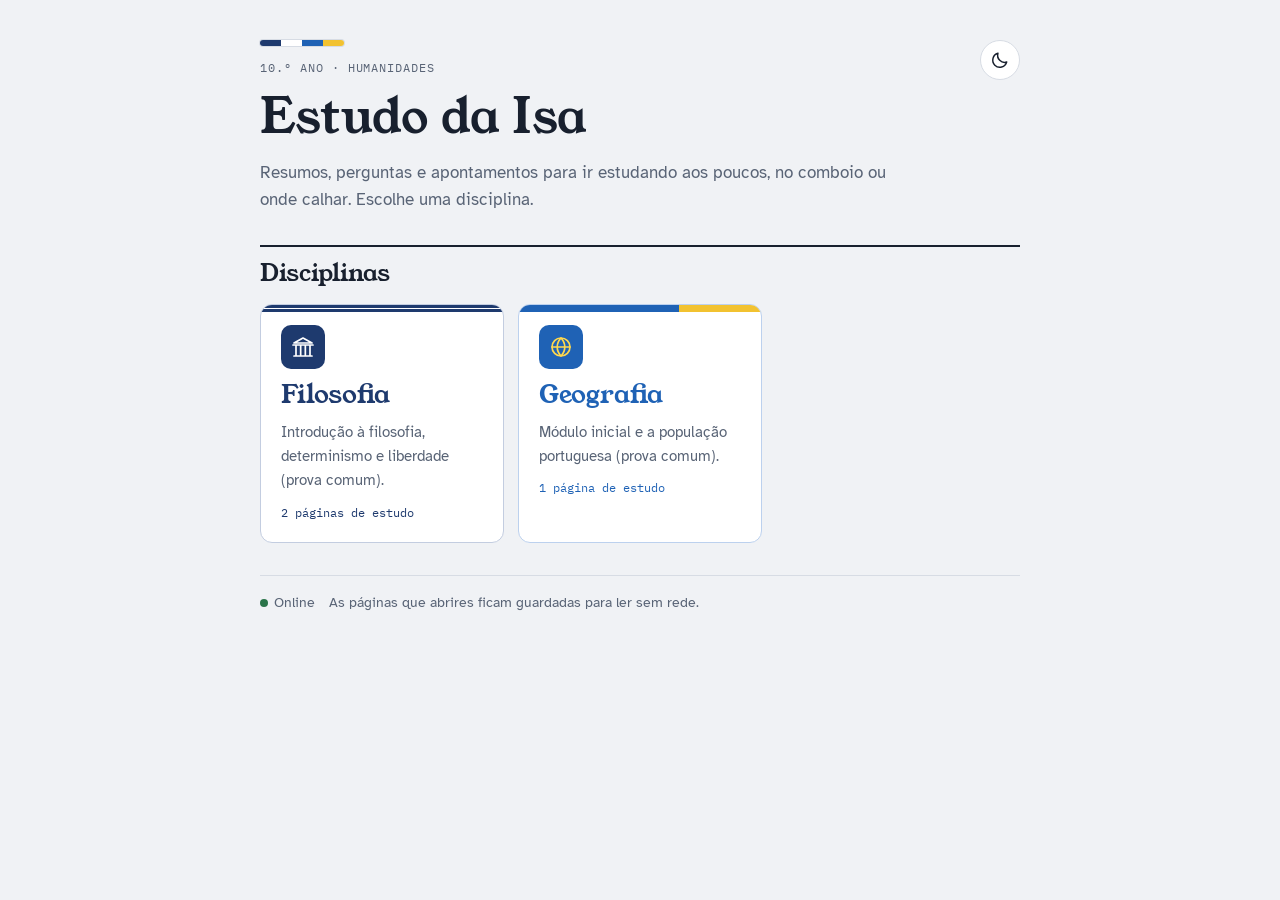
<file: index.html>
<!doctype html>
<html lang="pt-PT">
<head>
<meta charset="utf-8">
<meta name="viewport" content="width=device-width, initial-scale=1, viewport-fit=cover">
<script>try{document.documentElement.setAttribute("data-theme",localStorage.getItem("isa-tema")==="dark"?"dark":"light")}catch(e){document.documentElement.setAttribute("data-theme","light")}</script>
<title>Estudo da Isa</title>
<meta name="description" content="Resumos, perguntas e apontamentos do 10.º ano de Humanidades, para estudar em qualquer lado.">
<meta name="theme-color" content="#F0F2F5">
<link rel="manifest" href="/manifest.webmanifest">
<link rel="icon" href="/icone.svg" type="image/svg+xml">
<link rel="apple-touch-icon" href="/apple-touch-icon.png">
<link rel="preconnect" href="https://fonts.googleapis.com">
<link rel="preconnect" href="https://fonts.gstatic.com" crossorigin>
<link rel="stylesheet" href="https://fonts.googleapis.com/css2?family=Young+Serif&family=Atkinson+Hyperlegible:ital,wght@0,400;0,700;1,400&family=IBM+Plex+Mono:wght@400;500&display=swap">
<link rel="stylesheet" href="/estilo.css">
<script src="/tema.js" defer></script>
</head>
<body>
<div class="wrap">
  <header class="top">
    <span class="eyebrow">10.º ano · Humanidades</span>
    <h1>Estudo da Isa</h1>
    <p class="lede">Resumos, perguntas e apontamentos para ir estudando aos poucos, no comboio ou onde calhar. Escolhe uma disciplina.</p>
  </header>

  <a id="resume" class="resume" href="#" hidden>
    <span class="t">
      <span class="eyebrow">Continuar onde ficaste · <span class="s"></span></span>
      <b></b>
    </span>
    <span class="go" aria-hidden="true">→</span>
  </a>

  <section style="display:grid;gap:16px" aria-labelledby="disc">
    <div class="section-label"><h2 id="disc">Disciplinas</h2></div>
    <div class="subjects">
      <a class="subject filo" href="/filosofia/">
        <span class="ico" aria-hidden="true">
          <svg viewBox="0 0 24 24" fill="none" stroke="currentColor" stroke-width="1.7" stroke-linecap="round" stroke-linejoin="round"><path d="M3 21h18M5 21V10M9.67 21V10M14.33 21V10M19 21V10M2 10h20M12 3 3 8h18z"/></svg>
        </span>
        <h2>Filosofia</h2>
        <p>Introdução à filosofia, determinismo e liberdade (prova comum).</p>
        <span class="count">2 páginas de estudo</span>
      </a>
      <a class="subject geo" href="/geografia/">
        <span class="ico" aria-hidden="true">
          <svg viewBox="0 0 24 24" fill="none" stroke="currentColor" stroke-width="1.7" stroke-linecap="round" stroke-linejoin="round"><circle cx="12" cy="12" r="9"/><path d="M3 12h18M12 3c2.5 2.6 3.8 5.6 3.8 9s-1.3 6.4-3.8 9c-2.5-2.6-3.8-5.6-3.8-9S9.5 5.6 12 3z"/></svg>
        </span>
        <h2>Geografia</h2>
        <p>Módulo inicial e a população portuguesa (prova comum).</p>
        <span class="count">1 página de estudo</span>
      </a>
    </div>
  </section>

  <footer>
    <span id="net"></span>
    <span>As páginas que abrires ficam guardadas para ler sem rede.</span>
  </footer>
</div>
<script src="/portal.js"></script>
</body>
</html>
</file>
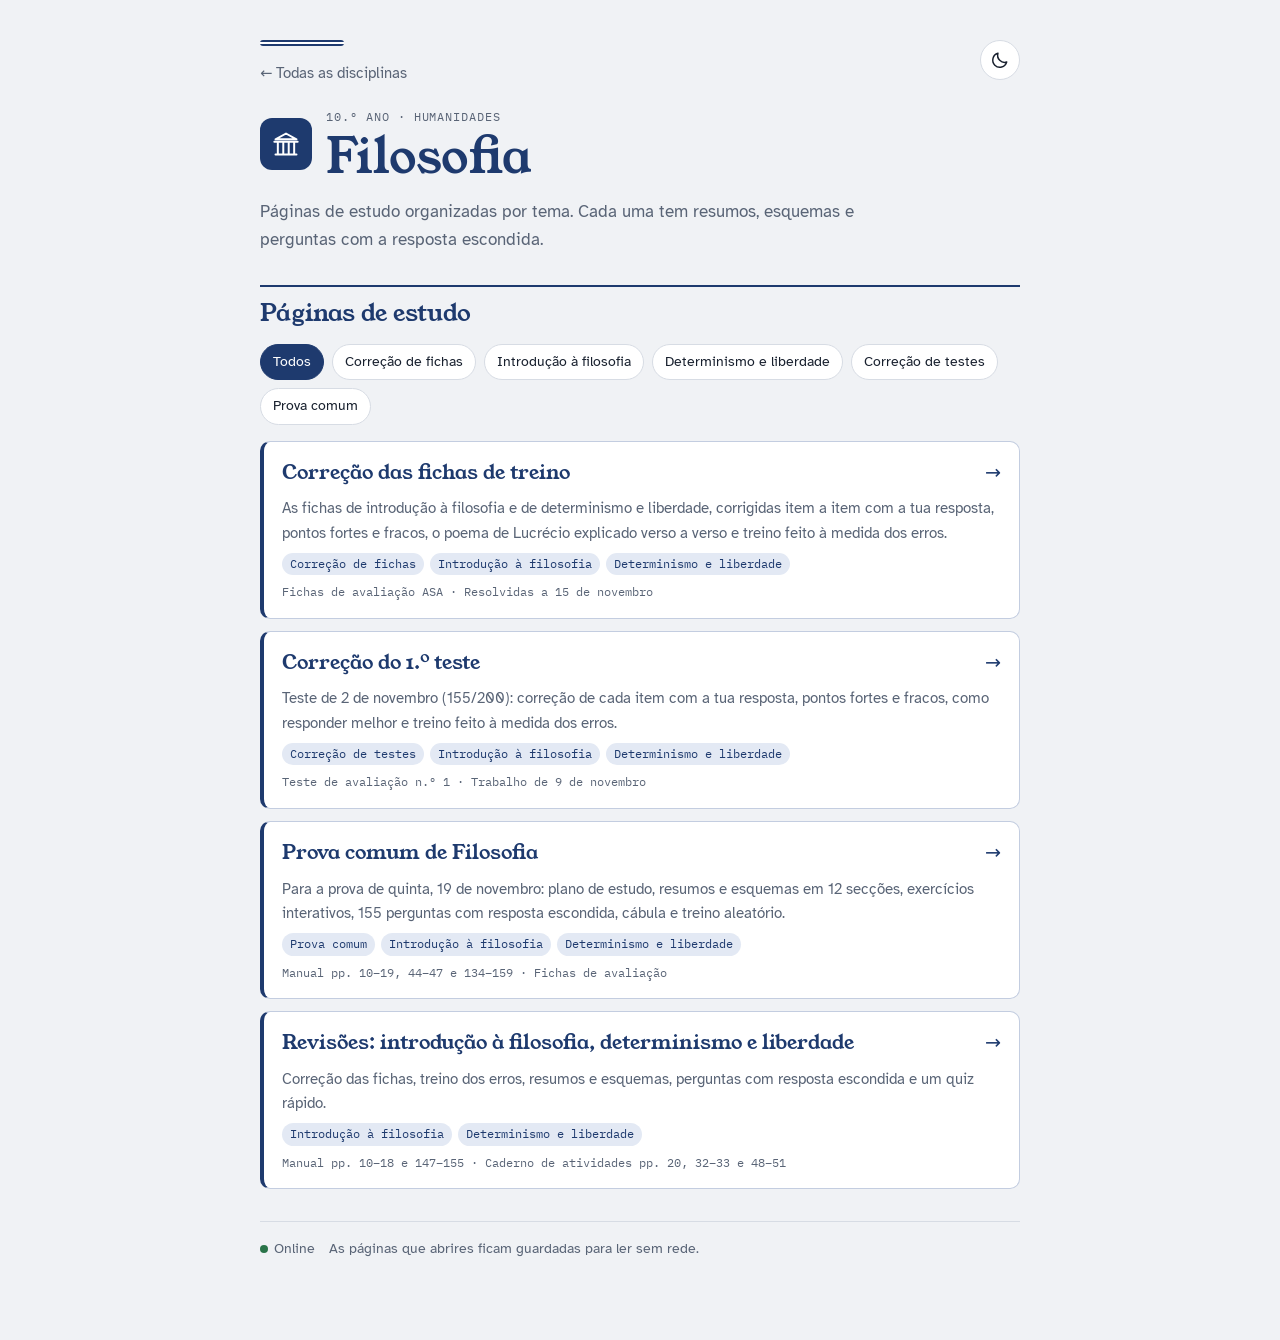
<file: filosofia/index.html>
<!doctype html>
<html lang="pt-PT">
<head>
<meta charset="utf-8">
<meta name="viewport" content="width=device-width, initial-scale=1, viewport-fit=cover">
<script>try{document.documentElement.setAttribute("data-theme",localStorage.getItem("isa-tema")==="dark"?"dark":"light")}catch(e){document.documentElement.setAttribute("data-theme","light")}</script>
<title>Filosofia · Estudo da Isa</title>
<meta name="theme-color" content="#F0F2F5">
<link rel="manifest" href="/manifest.webmanifest">
<link rel="icon" href="/icone.svg" type="image/svg+xml">
<link rel="apple-touch-icon" href="/apple-touch-icon.png">
<link rel="preconnect" href="https://fonts.googleapis.com">
<link rel="preconnect" href="https://fonts.gstatic.com" crossorigin>
<link rel="stylesheet" href="https://fonts.googleapis.com/css2?family=Young+Serif&family=Atkinson+Hyperlegible:ital,wght@0,400;0,700;1,400&family=IBM+Plex+Mono:wght@400;500&display=swap">
<link rel="stylesheet" href="/estilo.css">
<script src="/tema.js" defer></script>
</head>
<body class="filo">
<div class="wrap">
  <header class="top">
    <a class="back" href="/">← Todas as disciplinas</a>
    <div class="subject-head">
      <span class="ico" aria-hidden="true">
        <svg viewBox="0 0 24 24" fill="none" stroke="currentColor" stroke-width="1.7" stroke-linecap="round" stroke-linejoin="round"><path d="M3 21h18M5 21V10M9.67 21V10M14.33 21V10M19 21V10M2 10h20M12 3 3 8h18z"/></svg>
      </span>
      <div>
        <span class="eyebrow">10.º ano · Humanidades</span>
        <h1>Filosofia</h1>
      </div>
    </div>
    <p class="lede">Páginas de estudo organizadas por tema. Cada uma tem resumos, esquemas e perguntas com a resposta escondida.</p>
  </header>

  <section style="display:grid;gap:16px" aria-labelledby="pag">
    <div class="section-label"><h2 id="pag">Páginas de estudo</h2></div>
    <div class="filters" role="group" aria-label="Filtrar por tema" hidden></div>

    <!-- Para acrescentar uma página: copiar um <li>, mudar o href, o título e os temas (separados por "|"). -->
    <ul class="pages">
      <li class="page" data-temas="Correção de fichas|Introdução à filosofia|Determinismo e liberdade">
        <a href="/filosofia/correcao-fichas-treino.html"
           data-study="Correção das fichas de treino" data-subject="Filosofia" data-cls="filo">
          <span class="row">
            <h3>Correção das fichas de treino</h3>
            <span class="go" aria-hidden="true">→</span>
          </span>
          <p>As fichas de introdução à filosofia e de determinismo e liberdade, corrigidas item a item com a tua resposta, pontos fortes e fracos, o poema de Lucrécio explicado verso a verso e treino feito à medida dos erros.</p>
          <span class="tags"><span class="tag">Correção de fichas</span><span class="tag">Introdução à filosofia</span><span class="tag">Determinismo e liberdade</span></span>
          <span class="meta">Fichas de avaliação ASA · Resolvidas a 15 de novembro</span>
        </a>
      </li>
      <li class="page" data-temas="Correção de testes|Introdução à filosofia|Determinismo e liberdade">
        <a href="/filosofia/correcao-teste-1.html"
           data-study="Correção do 1.º teste" data-subject="Filosofia" data-cls="filo">
          <span class="row">
            <h3>Correção do 1.º teste</h3>
            <span class="go" aria-hidden="true">→</span>
          </span>
          <p>Teste de 2 de novembro (155/200): correção de cada item com a tua resposta, pontos fortes e fracos, como responder melhor e treino feito à medida dos erros.</p>
          <span class="tags"><span class="tag">Correção de testes</span><span class="tag">Introdução à filosofia</span><span class="tag">Determinismo e liberdade</span></span>
          <span class="meta">Teste de avaliação n.º 1 · Trabalho de 9 de novembro</span>
        </a>
      </li>
      <li class="page" data-temas="Prova comum|Introdução à filosofia|Determinismo e liberdade">
        <a href="/filosofia/prova-comum-filosofia.html"
           data-study="Prova comum de Filosofia" data-subject="Filosofia" data-cls="filo">
          <span class="row">
            <h3>Prova comum de Filosofia</h3>
            <span class="go" aria-hidden="true">→</span>
          </span>
          <p>Para a prova de quinta, 19 de novembro: plano de estudo, resumos e esquemas em 12 secções, exercícios interativos, 155 perguntas com resposta escondida, cábula e treino aleatório.</p>
          <span class="tags"><span class="tag">Prova comum</span><span class="tag">Introdução à filosofia</span><span class="tag">Determinismo e liberdade</span></span>
          <span class="meta">Manual pp. 10–19, 44–47 e 134–159 · Fichas de avaliação</span>
        </a>
      </li>
      <li class="page" data-temas="Introdução à filosofia|Determinismo e liberdade">
        <a href="/filosofia/revisoes-introducao-determinismo-liberdade.html"
           data-study="Revisões: introdução à filosofia, determinismo e liberdade" data-subject="Filosofia" data-cls="filo">
          <span class="row">
            <h3>Revisões: introdução à filosofia, determinismo e liberdade</h3>
            <span class="go" aria-hidden="true">→</span>
          </span>
          <p>Correção das fichas, treino dos erros, resumos e esquemas, perguntas com resposta escondida e um quiz rápido.</p>
          <span class="tags"><span class="tag">Introdução à filosofia</span><span class="tag">Determinismo e liberdade</span></span>
          <span class="meta">Manual pp. 10–18 e 147–155 · Caderno de atividades pp. 20, 32–33 e 48–51</span>
        </a>
      </li>
    </ul>
  </section>

  <footer>
    <span id="net"></span>
    <span>As páginas que abrires ficam guardadas para ler sem rede.</span>
  </footer>
</div>
<script src="/portal.js"></script>
</body>
</html>
</file>
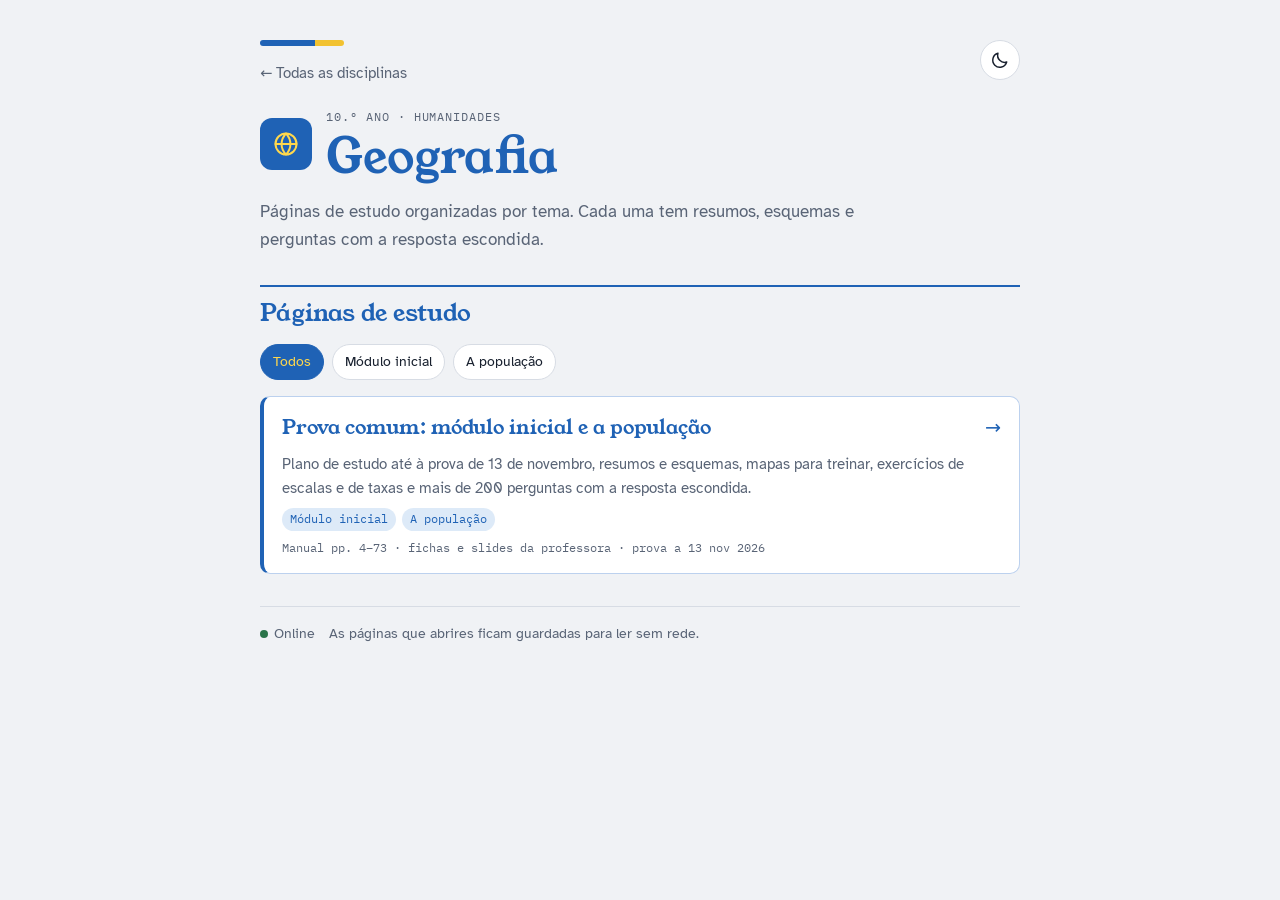
<file: geografia/index.html>
<!doctype html>
<html lang="pt-PT">
<head>
<meta charset="utf-8">
<meta name="viewport" content="width=device-width, initial-scale=1, viewport-fit=cover">
<script>try{document.documentElement.setAttribute("data-theme",localStorage.getItem("isa-tema")==="dark"?"dark":"light")}catch(e){document.documentElement.setAttribute("data-theme","light")}</script>
<title>Geografia · Estudo da Isa</title>
<meta name="theme-color" content="#F0F2F5">
<link rel="manifest" href="/manifest.webmanifest">
<link rel="icon" href="/icone.svg" type="image/svg+xml">
<link rel="apple-touch-icon" href="/apple-touch-icon.png">
<link rel="preconnect" href="https://fonts.googleapis.com">
<link rel="preconnect" href="https://fonts.gstatic.com" crossorigin>
<link rel="stylesheet" href="https://fonts.googleapis.com/css2?family=Young+Serif&family=Atkinson+Hyperlegible:ital,wght@0,400;0,700;1,400&family=IBM+Plex+Mono:wght@400;500&display=swap">
<link rel="stylesheet" href="/estilo.css">
<script src="/tema.js" defer></script>
</head>
<body class="geo">
<div class="wrap">
  <header class="top">
    <a class="back" href="/">← Todas as disciplinas</a>
    <div class="subject-head">
      <span class="ico" aria-hidden="true">
        <svg viewBox="0 0 24 24" fill="none" stroke="currentColor" stroke-width="1.7" stroke-linecap="round" stroke-linejoin="round"><circle cx="12" cy="12" r="9"/><path d="M3 12h18M12 3c2.5 2.6 3.8 5.6 3.8 9s-1.3 6.4-3.8 9c-2.5-2.6-3.8-5.6-3.8-9S9.5 5.6 12 3z"/></svg>
      </span>
      <div>
        <span class="eyebrow">10.º ano · Humanidades</span>
        <h1>Geografia</h1>
      </div>
    </div>
    <p class="lede">Páginas de estudo organizadas por tema. Cada uma tem resumos, esquemas e perguntas com a resposta escondida.</p>
  </header>

  <section style="display:grid;gap:16px" aria-labelledby="pag">
    <div class="section-label"><h2 id="pag">Páginas de estudo</h2></div>
    <div class="filters" role="group" aria-label="Filtrar por tema" hidden></div>

    <!-- Para acrescentar uma página: copiar um <li>, mudar o href, o título e os temas (separados por "|"). -->
    <ul class="pages">
      <li class="page" data-temas="Módulo inicial|A população">
        <a href="/geografia/prova-comum-modulo-inicial-populacao.html"
           data-study="Prova comum: módulo inicial e a população" data-subject="Geografia" data-cls="geo">
          <span class="row">
            <h3>Prova comum: módulo inicial e a população</h3>
            <span class="go" aria-hidden="true">→</span>
          </span>
          <p>Plano de estudo até à prova de 13 de novembro, resumos e esquemas, mapas para treinar, exercícios de escalas e de taxas e mais de 200 perguntas com a resposta escondida.</p>
          <span class="tags"><span class="tag">Módulo inicial</span><span class="tag">A população</span></span>
          <span class="meta">Manual pp. 4–73 · fichas e slides da professora · prova a 13 nov 2026</span>
        </a>
      </li>
    </ul>
  </section>

  <footer>
    <span id="net"></span>
    <span>As páginas que abrires ficam guardadas para ler sem rede.</span>
  </footer>
</div>
<script src="/portal.js"></script>
</body>
</html>
</file>
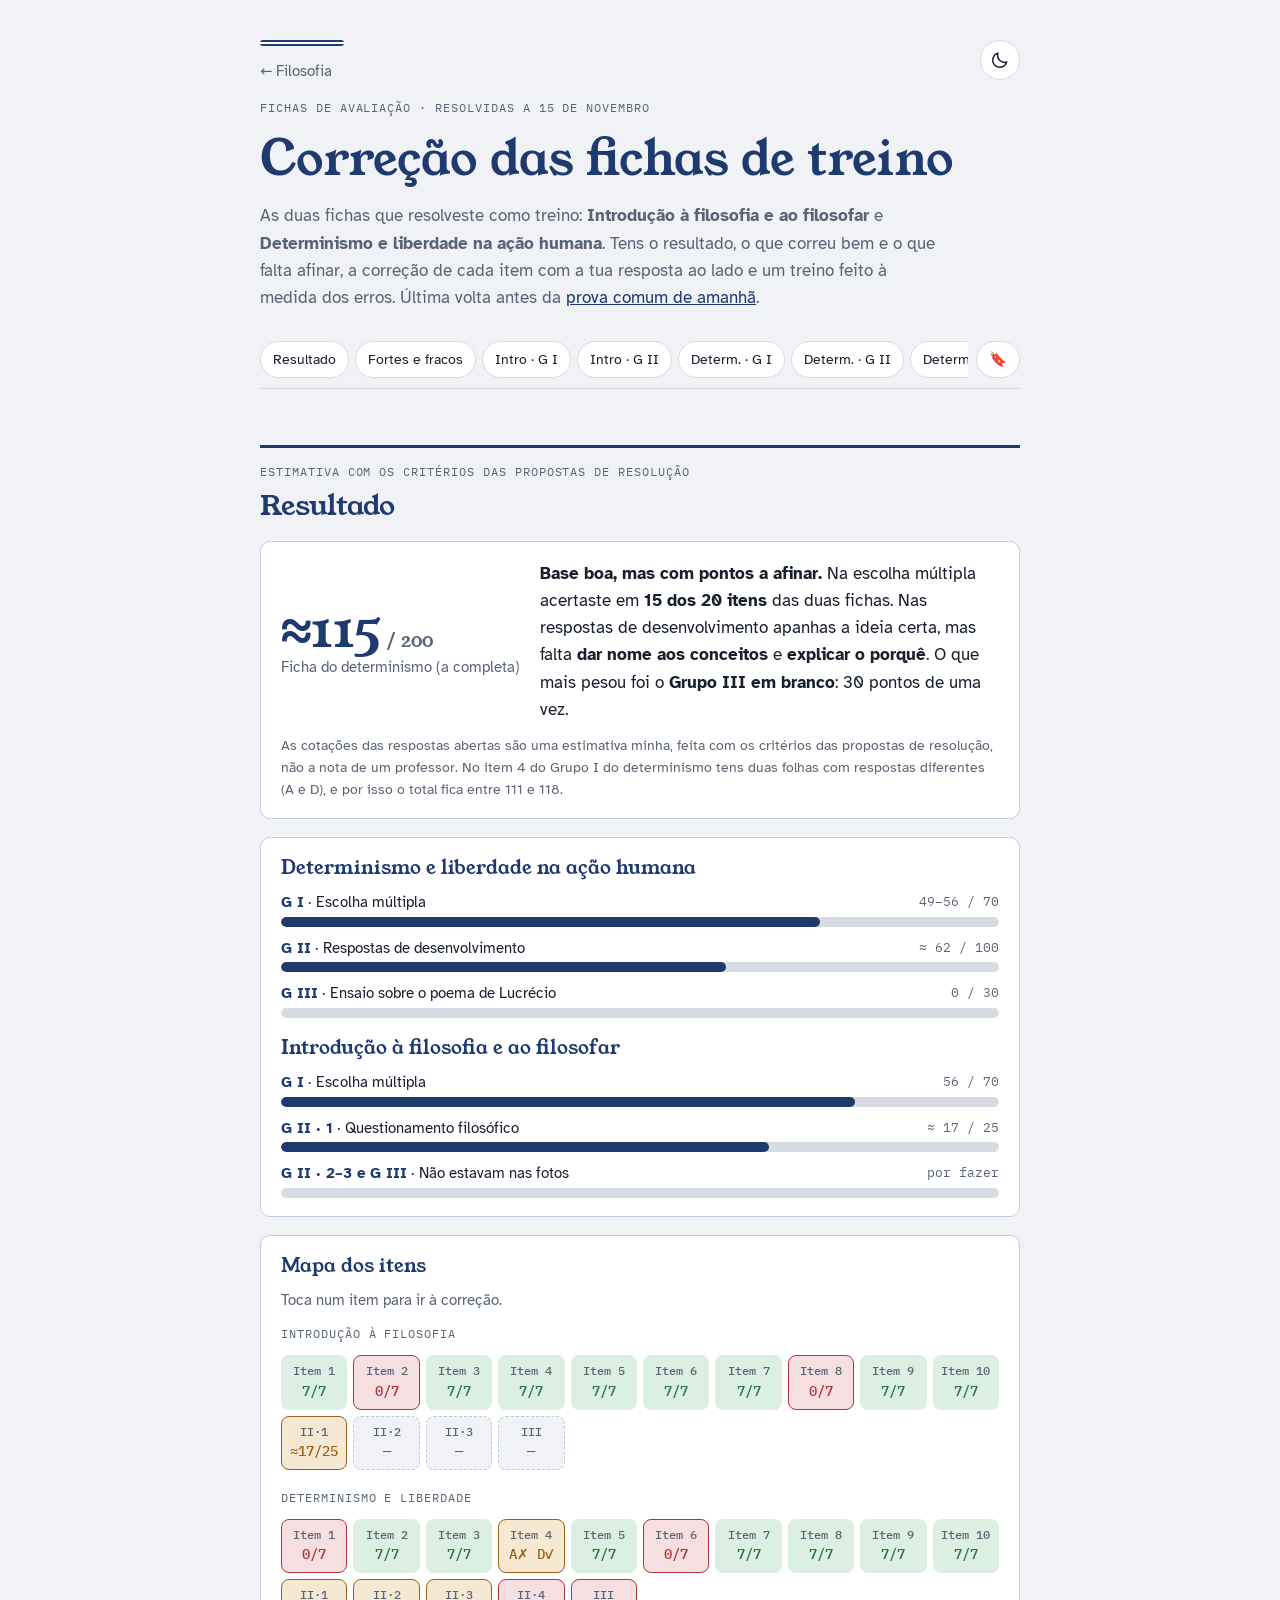
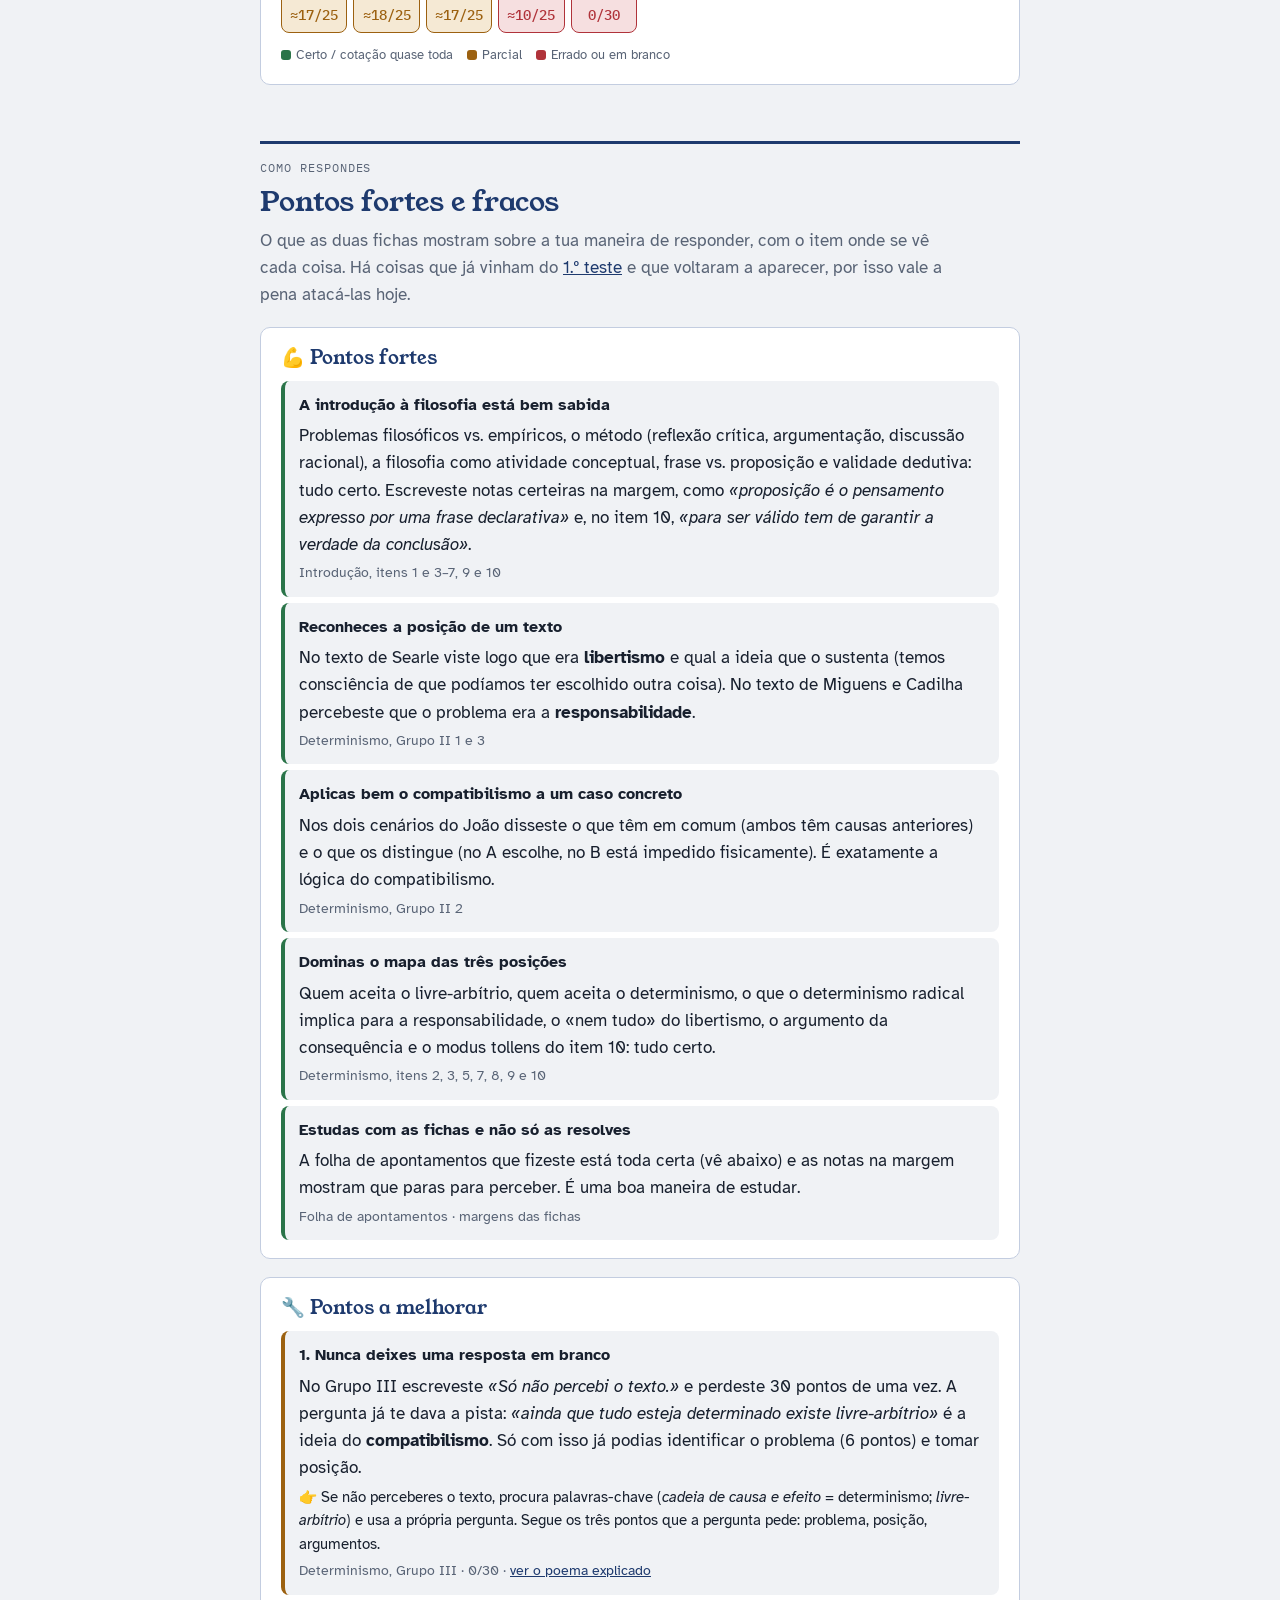
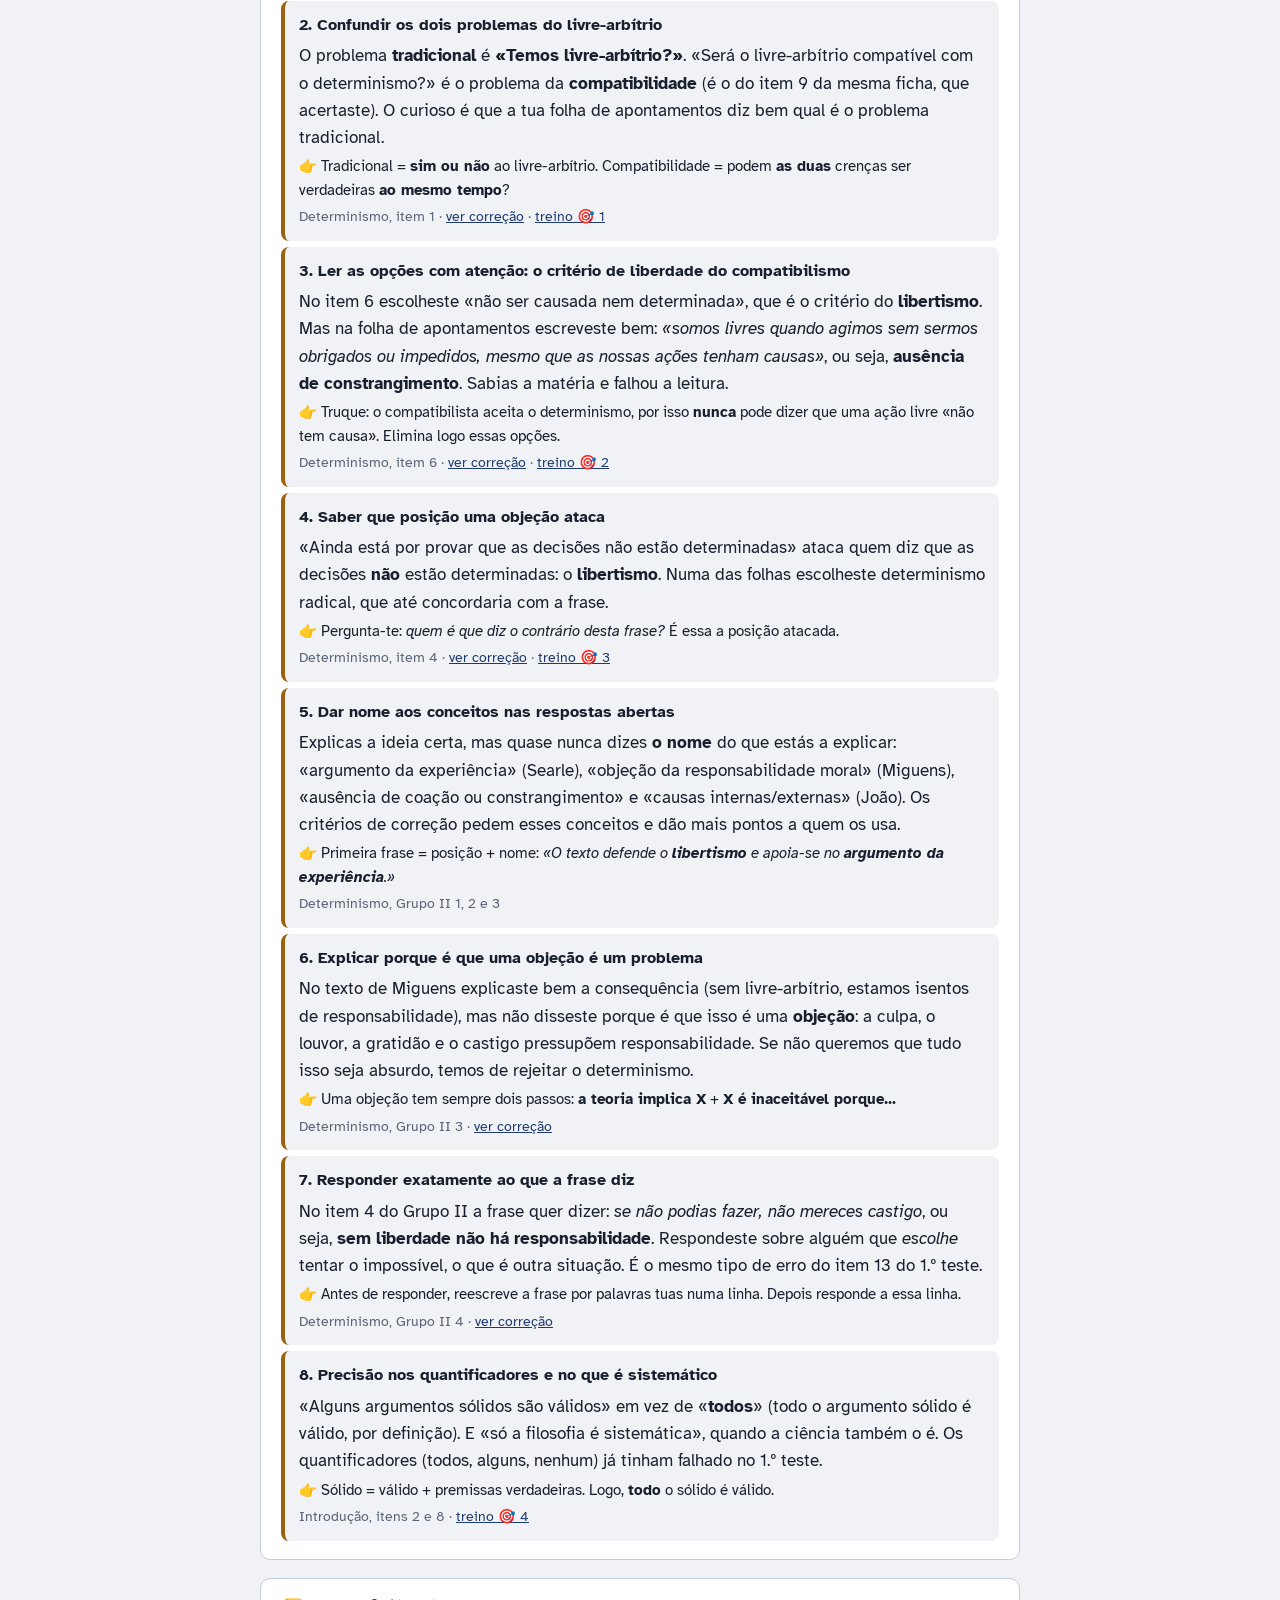
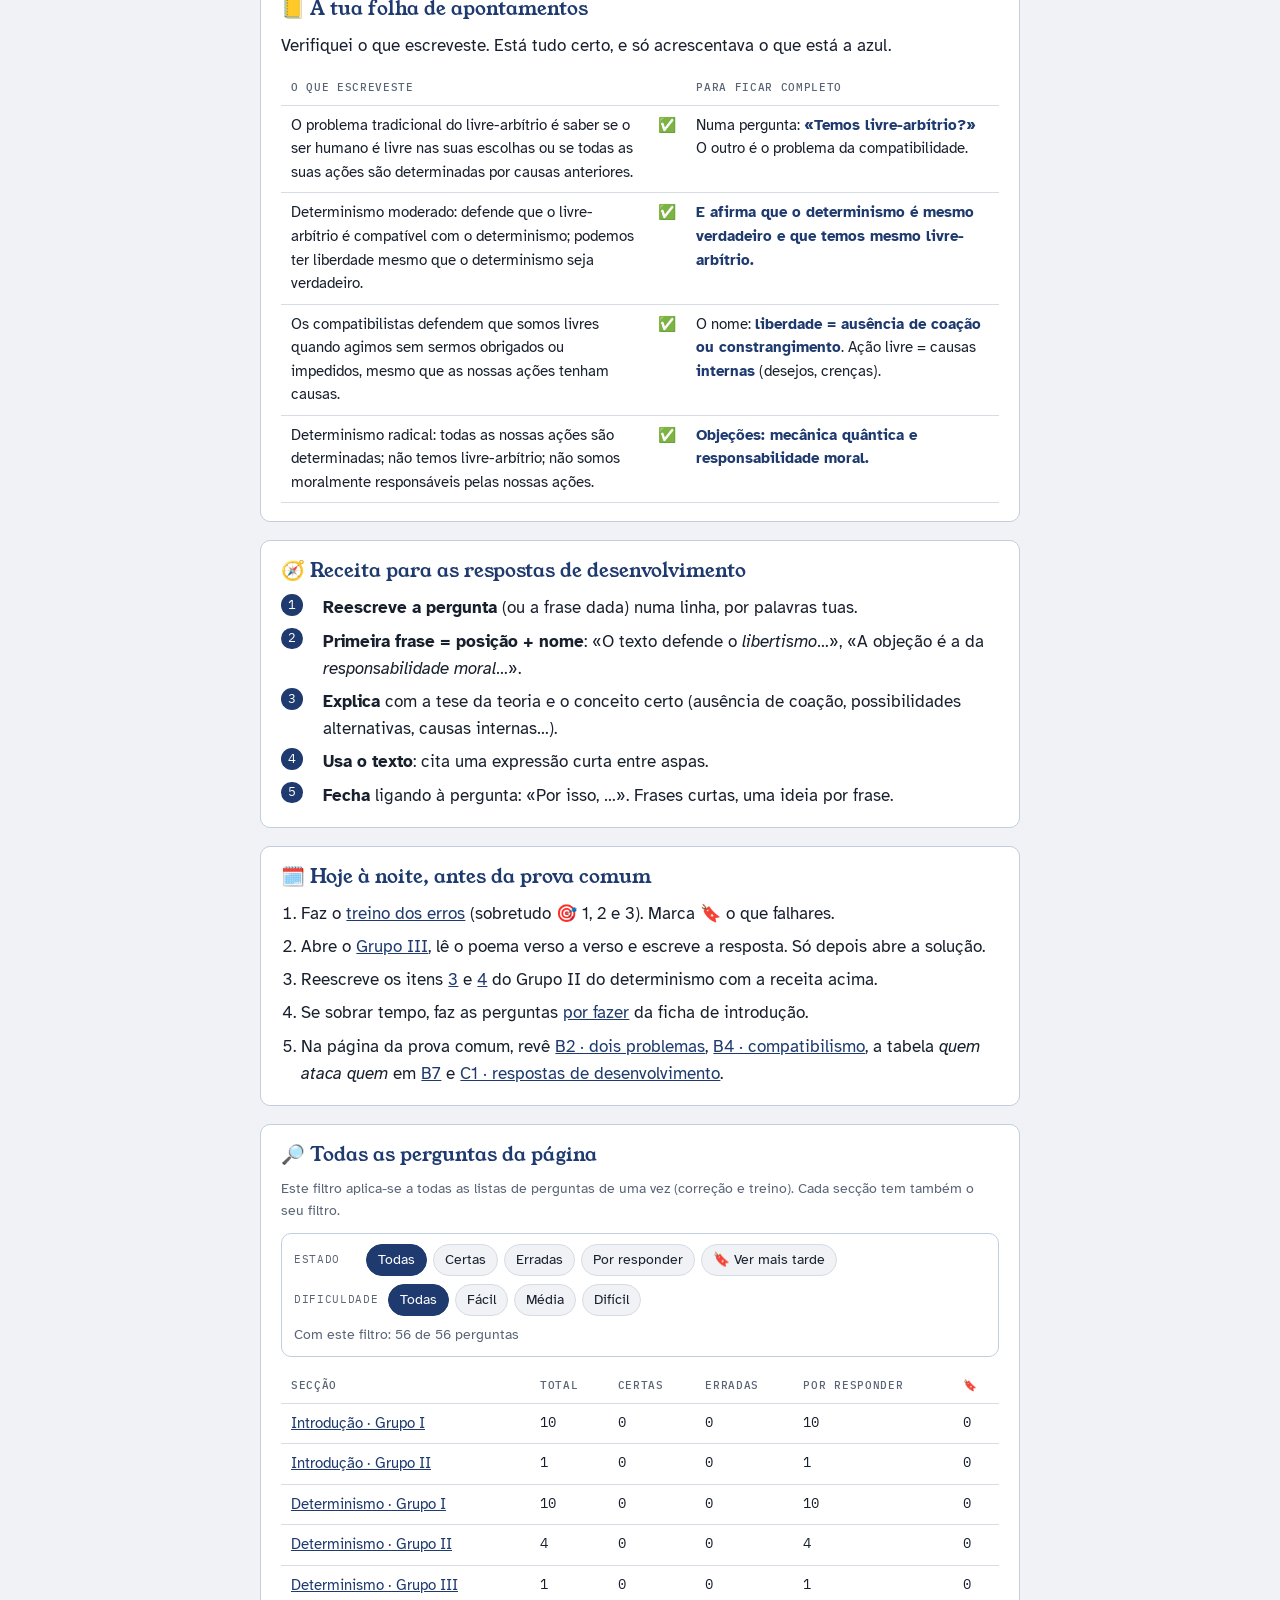
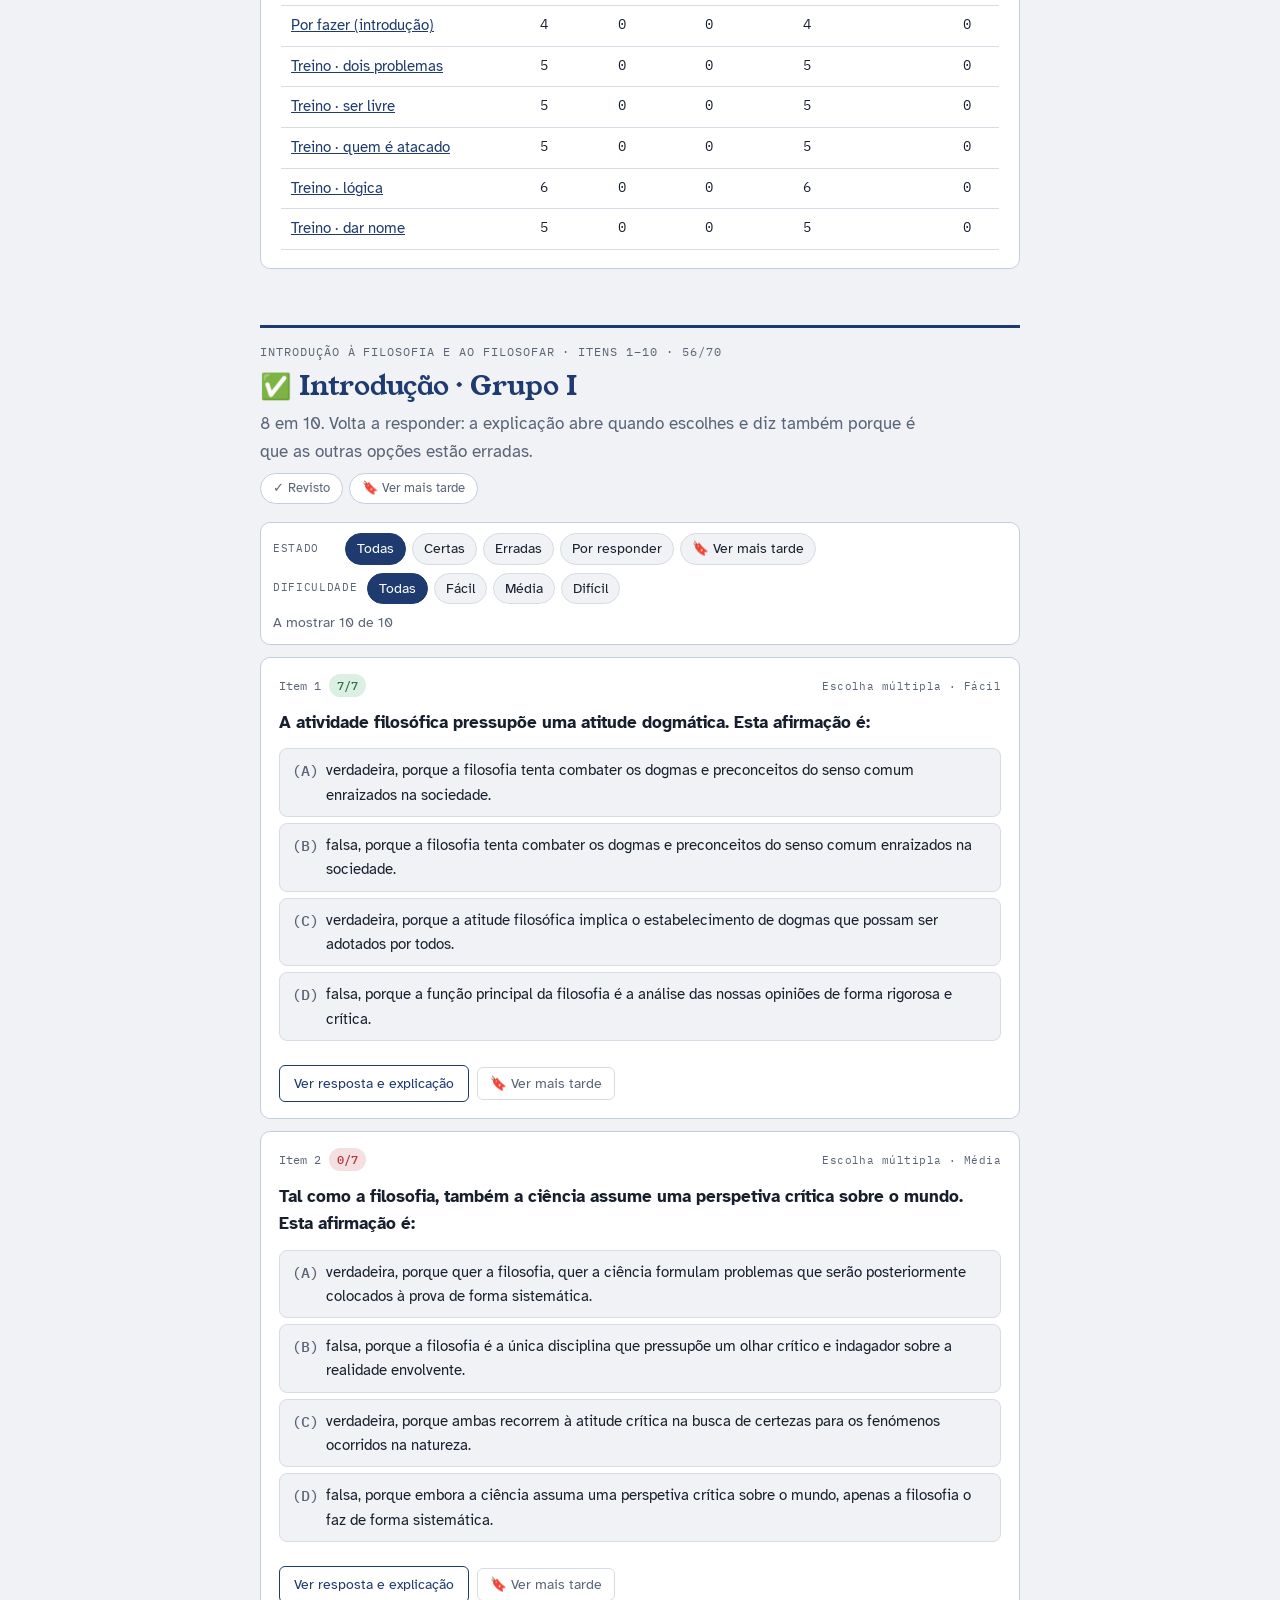
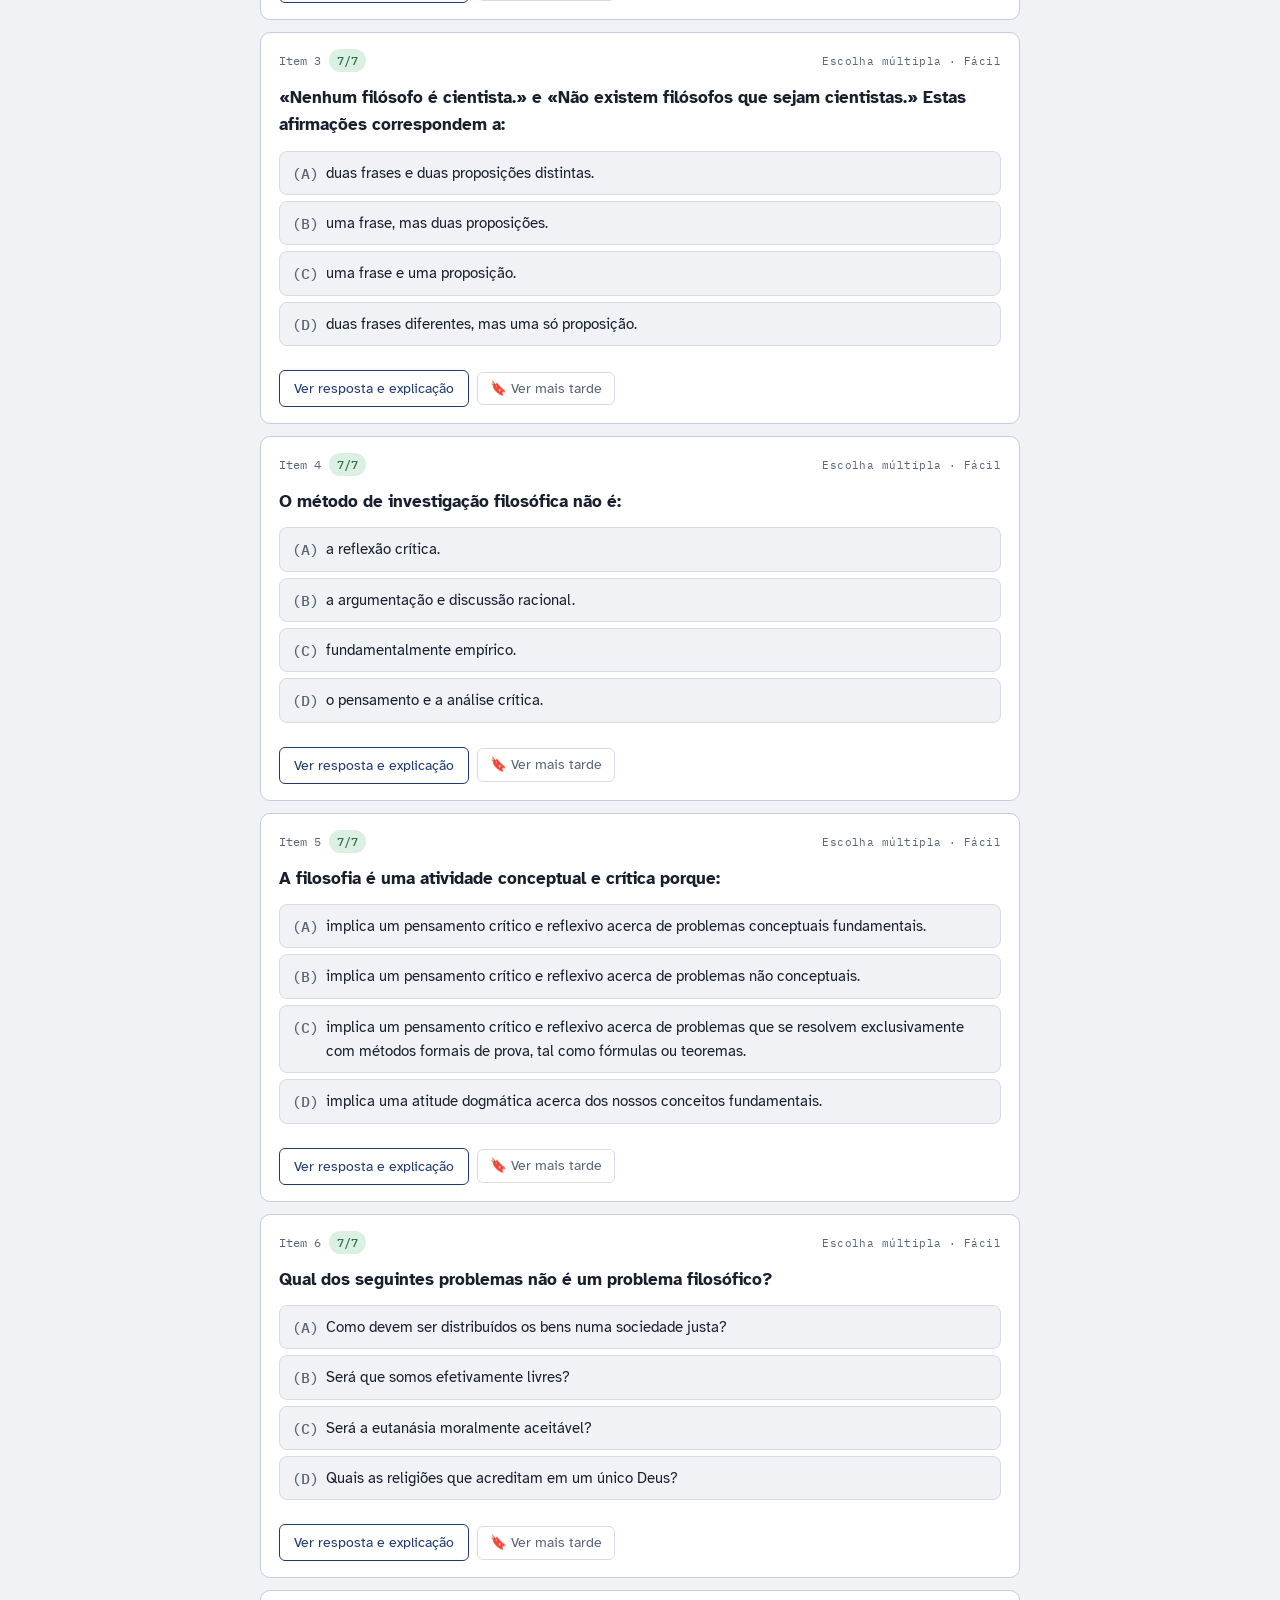
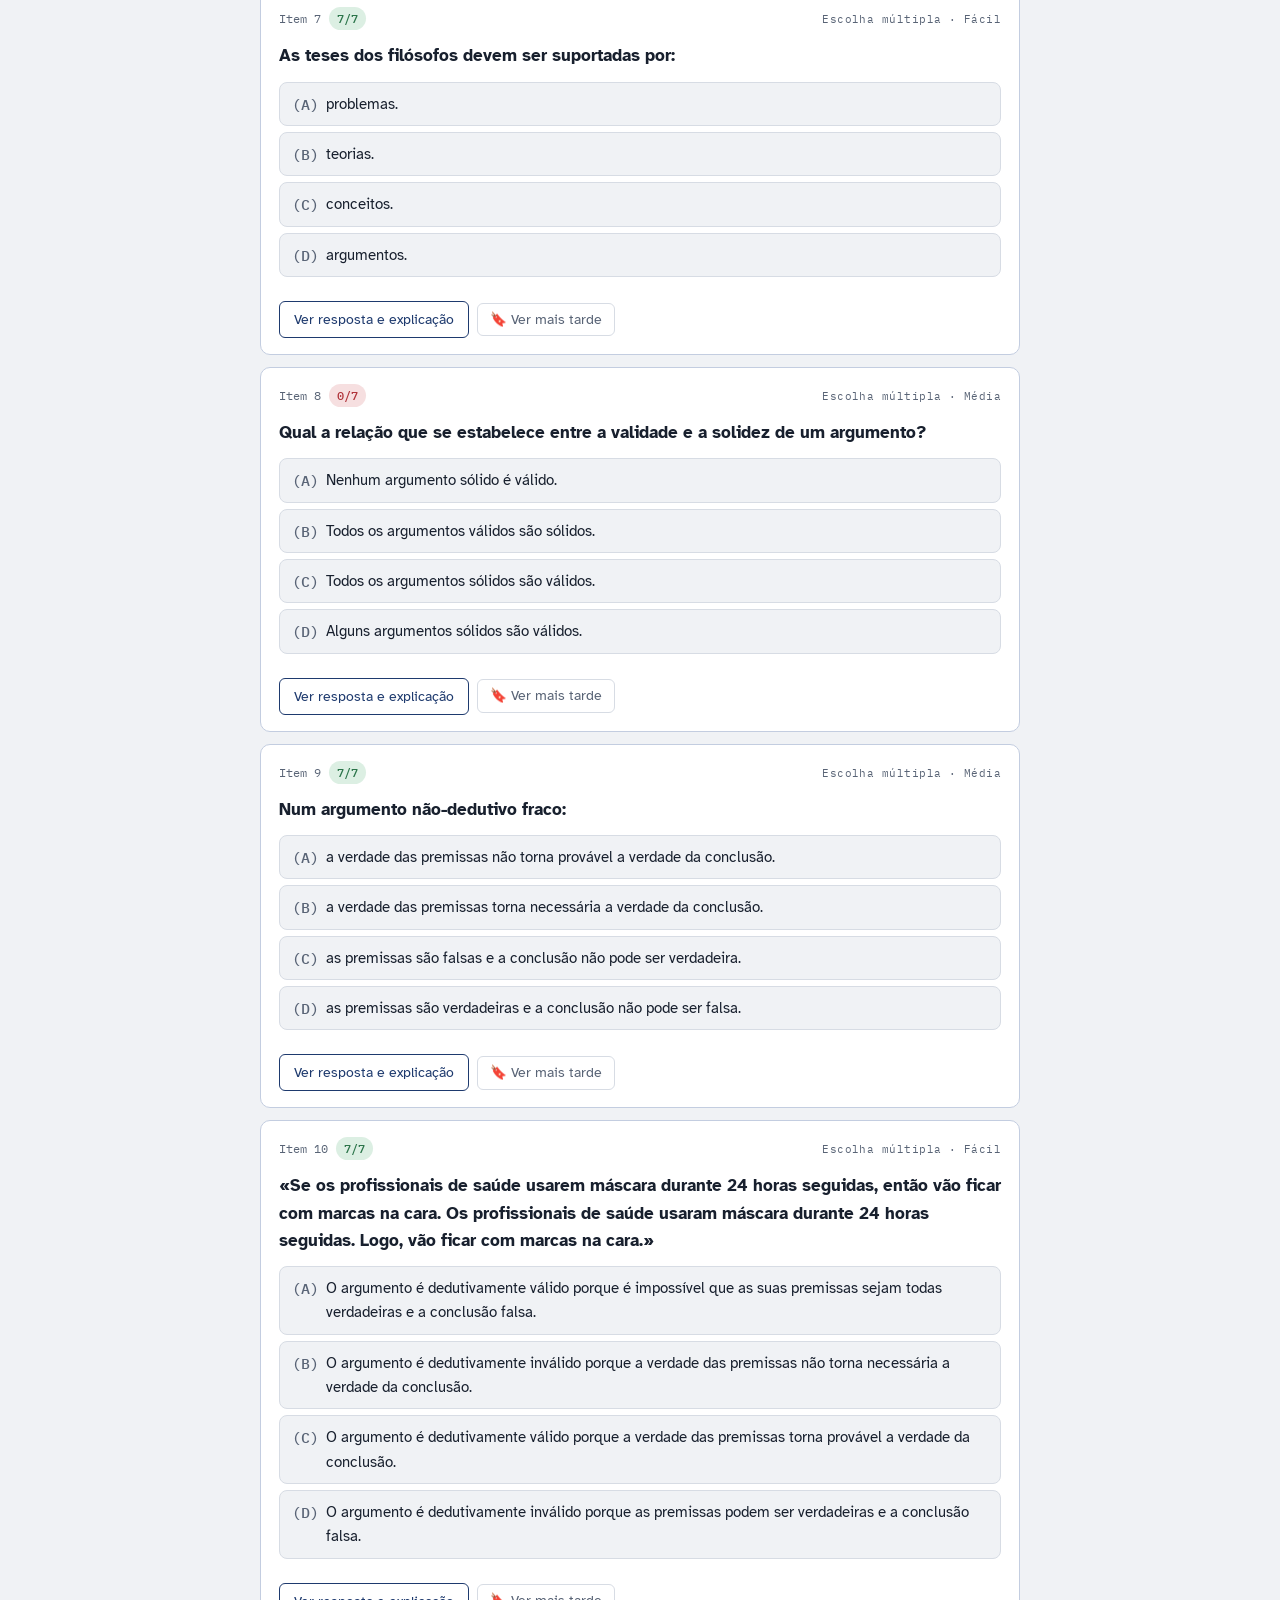
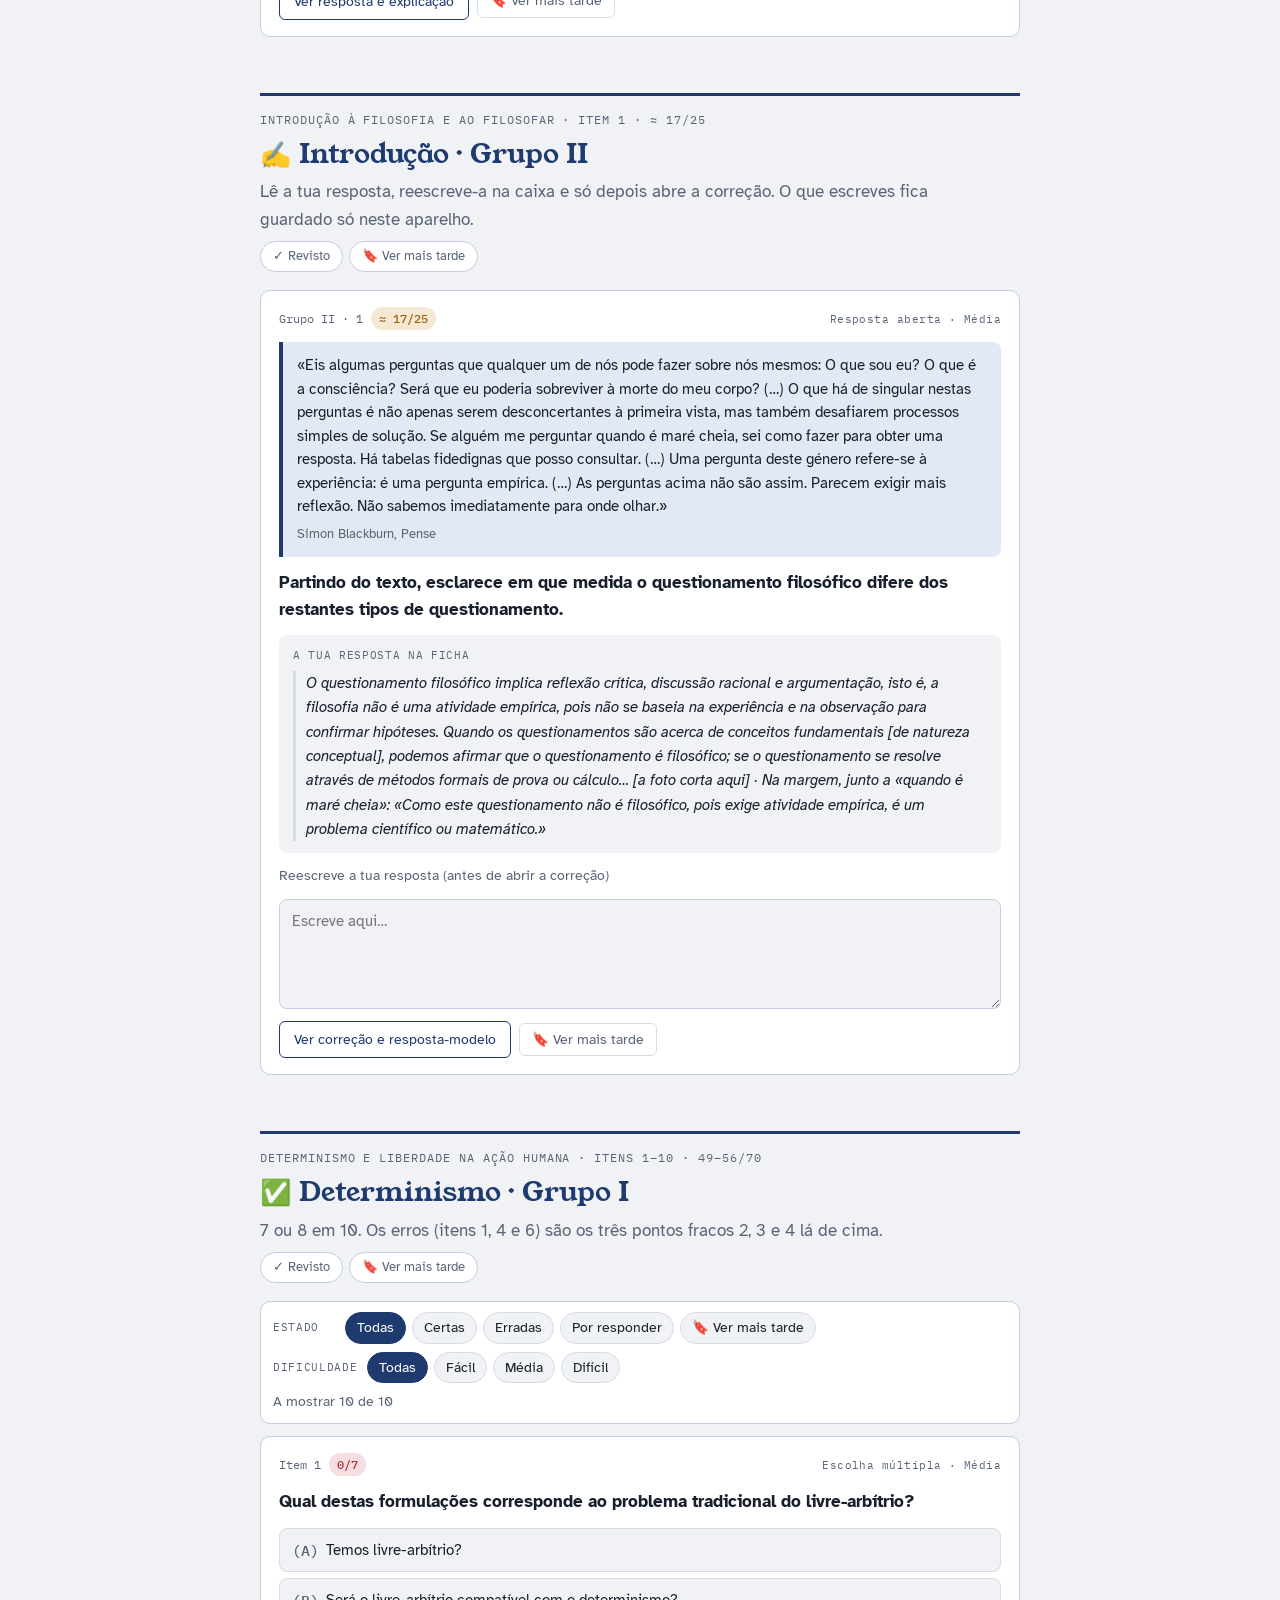
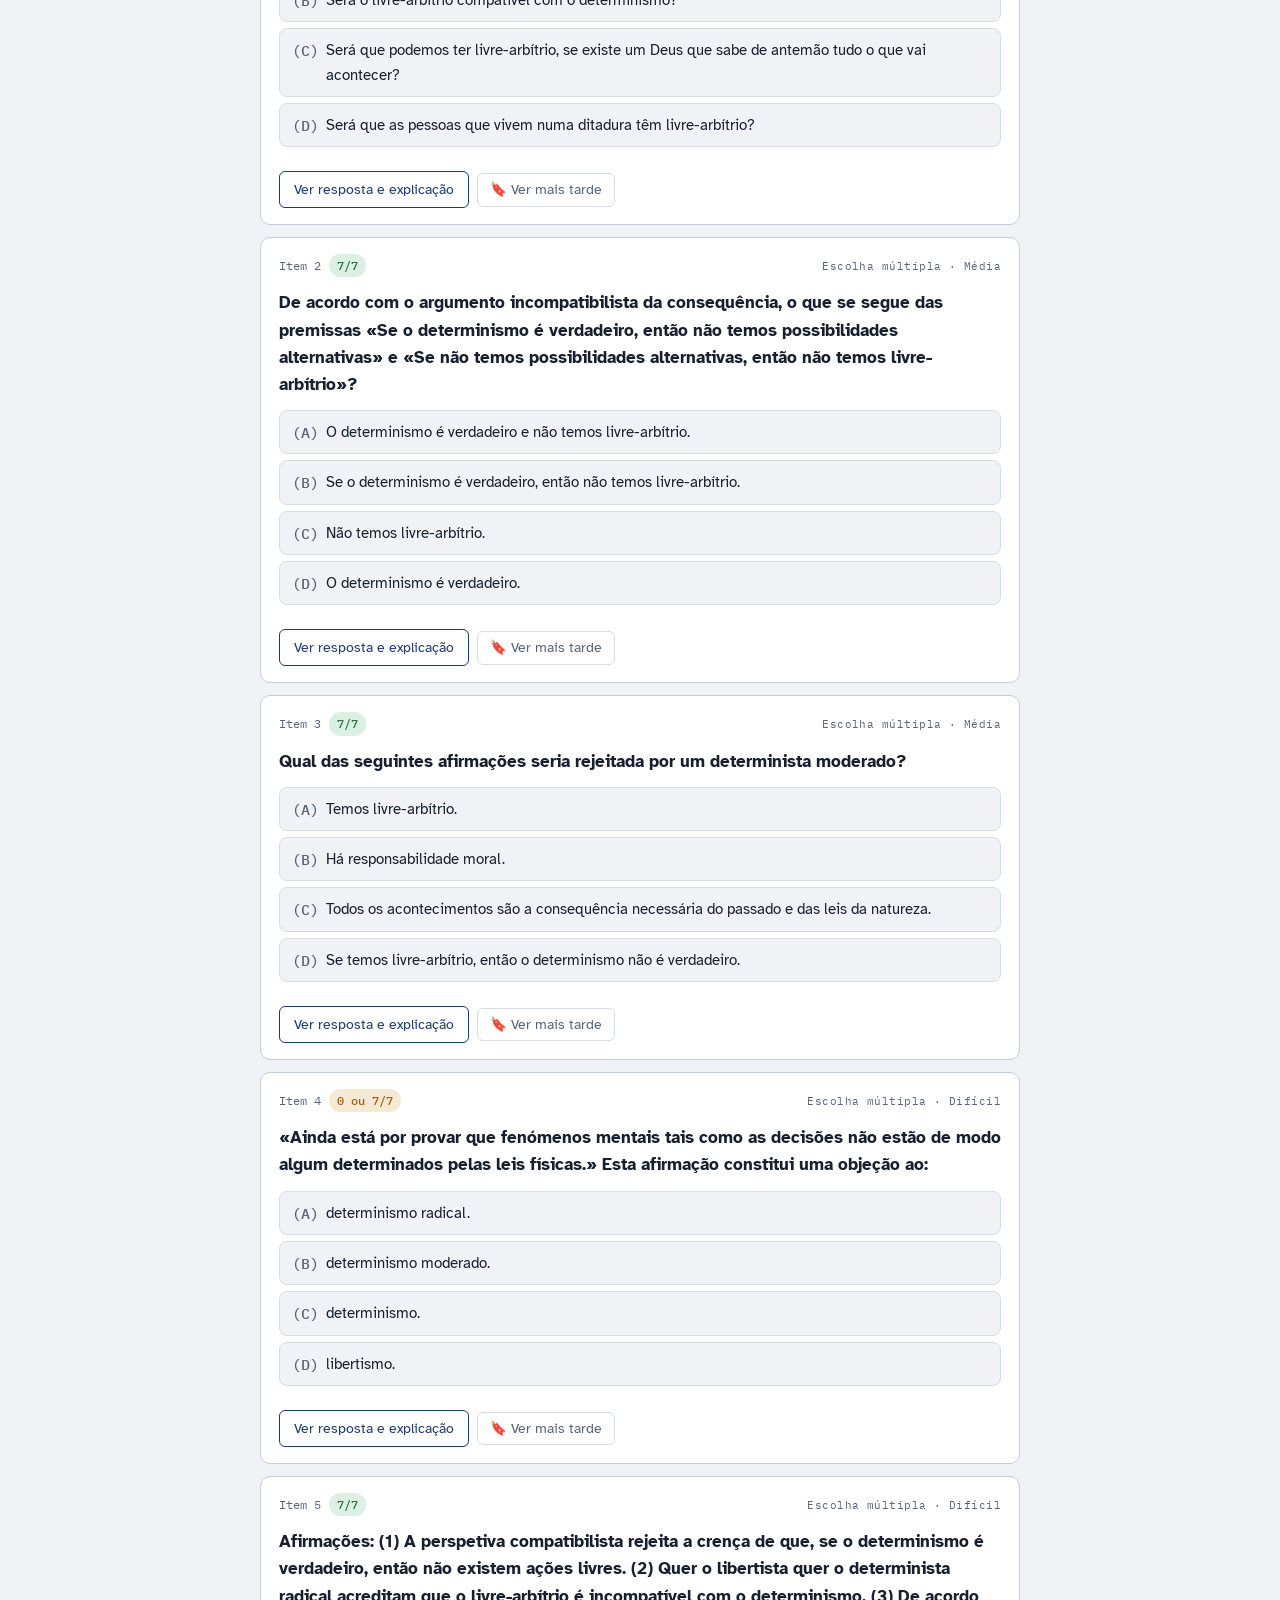
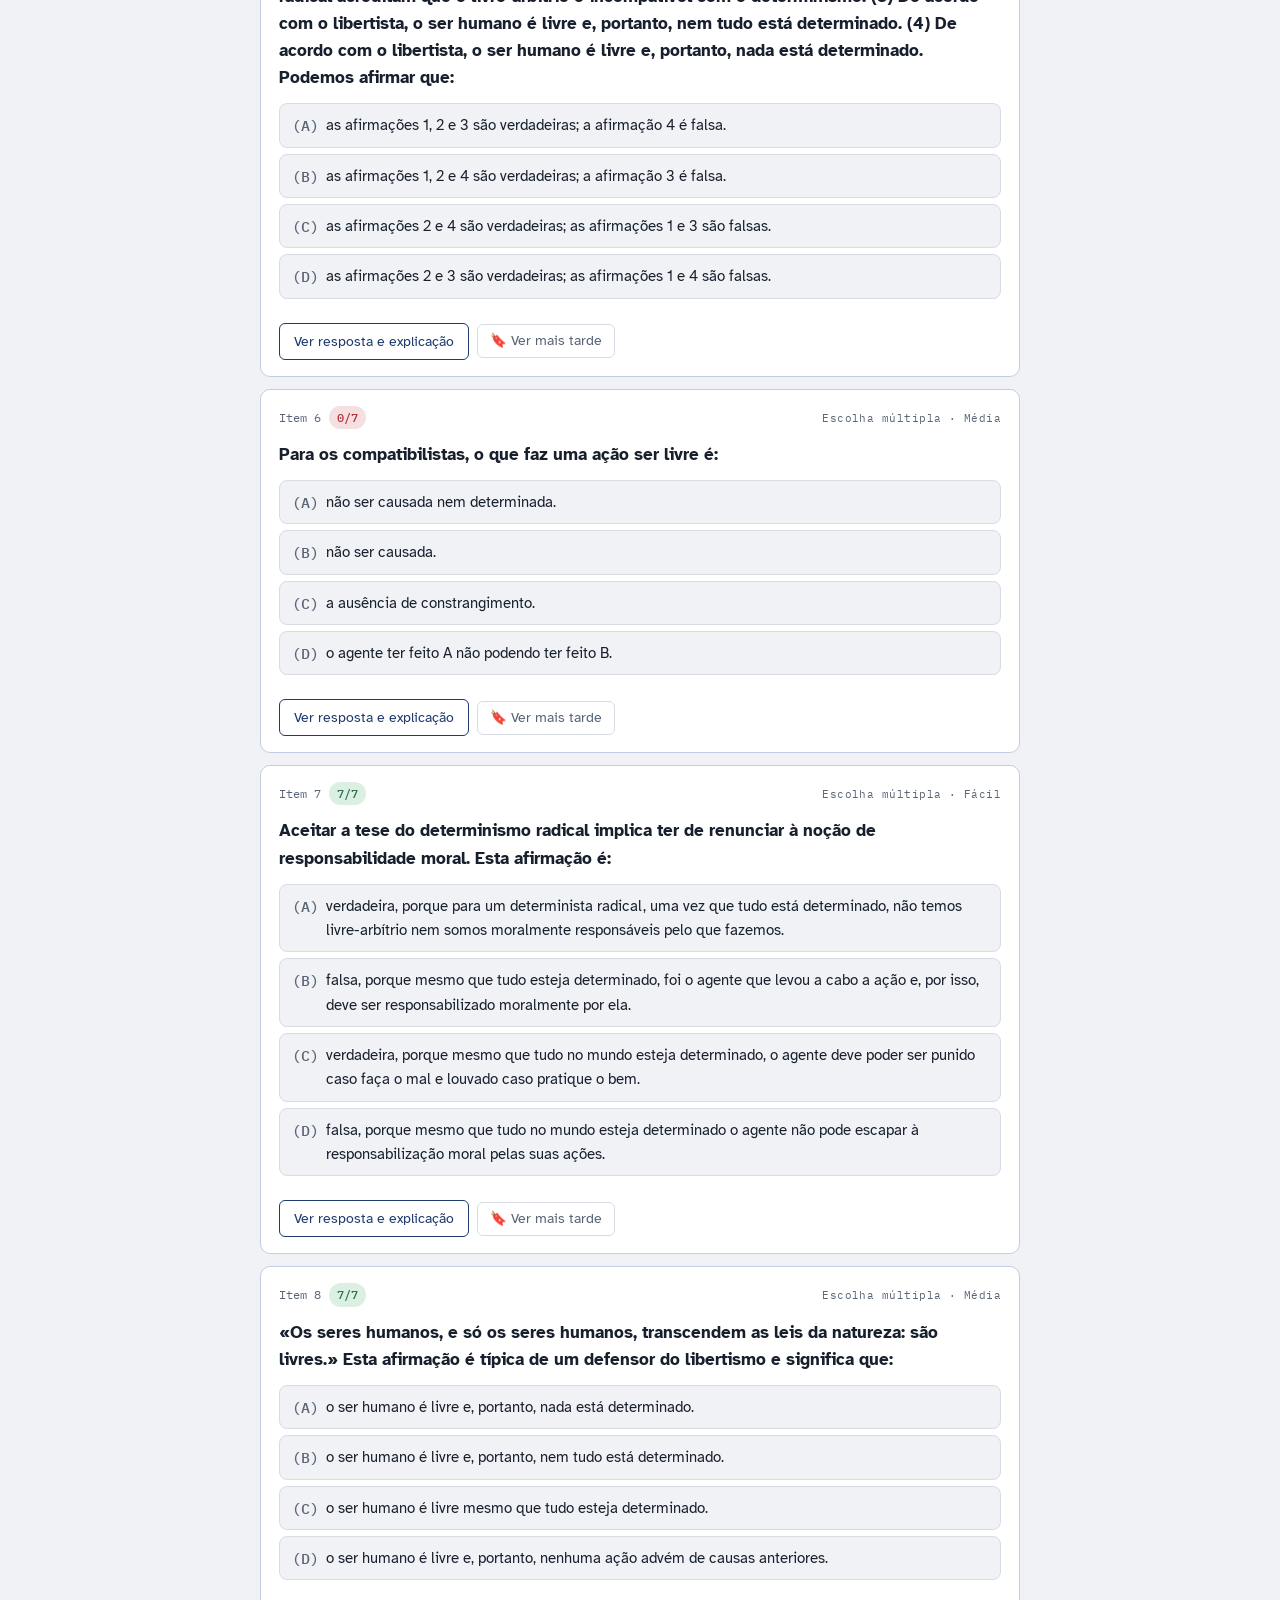
<file: filosofia/correcao-fichas-treino.html>
<!doctype html>
<html lang="pt-PT">
<head>
<meta charset="utf-8">
<meta name="viewport" content="width=device-width, initial-scale=1, viewport-fit=cover">
<script>try{document.documentElement.setAttribute("data-theme",localStorage.getItem("isa-tema")==="dark"?"dark":"light")}catch(e){document.documentElement.setAttribute("data-theme","light")}</script>
<title>Correção das fichas de treino</title>
<meta name="description" content="Correção das fichas de avaliação de Introdução à filosofia e Determinismo e liberdade, com os pontos fortes e fracos da Isa e treino focado nos erros.">
<link rel="icon" href="/icone.svg" type="image/svg+xml">
<link rel="manifest" href="/manifest.webmanifest">
<link rel="preconnect" href="https://fonts.googleapis.com">
<link rel="preconnect" href="https://fonts.gstatic.com" crossorigin>
<link rel="stylesheet" href="https://fonts.googleapis.com/css2?family=Young+Serif&family=Atkinson+Hyperlegible:ital,wght@0,400;0,700;1,400&family=IBM+Plex+Mono:wght@400;500&display=swap">
<style>
/* Uma coluna de leitura com barra fixa de secções: resultado → análise → correção das duas fichas → por fazer → treino. */
:root{
  --paper:#F0F2F5; --card:#FFFFFF; --ink:#18202E; --muted:#596476; --line:#D7DCE4;
  /* Cores da Filosofia: azul-escuro e branco */
  --accent:#1E3A6E; --accent-soft:#E3E9F4; --navy:#1E3A6E; --on-navy:#FFFFFF; --card-line:#C3CDE0;
  --ochre:#9C6110; --ochre-soft:#F5E9D4;
  --yes:#2A7449; --yes-soft:#DCEFE3; --no:#B0333A; --no-soft:#F6DFE0;
  --display:"Young Serif", Georgia, "Times New Roman", serif;
  --body:"Atkinson Hyperlegible", "Segoe UI", system-ui, sans-serif;
  --mono:"IBM Plex Mono", ui-monospace, Menlo, Consolas, monospace;
}
:root[data-theme="dark"]{
  --paper:#10141B; --card:#181F2A; --ink:#E5E9F0; --muted:#9AA4B5; --line:#2A3341;
  --accent:#B4C7EE; --accent-soft:#1B2840; --navy:#24427A; --on-navy:#FFFFFF; --card-line:#2C3A57;
  --ochre:#E2A64C; --ochre-soft:#382B16;
  --yes:#72C597; --yes-soft:#17301F; --no:#F08B90; --no-soft:#3A1C20; color-scheme:dark;
}
*{box-sizing:border-box}
[hidden]{display:none!important}
html{padding-top:env(safe-area-inset-top,0px);padding-bottom:env(safe-area-inset-bottom,0px)}
body{margin:0;background:var(--paper);color:var(--ink);font-family:var(--body);font-size:17px;line-height:1.6;
  padding-left:max(16px, env(safe-area-inset-left, 0px));padding-right:max(16px, env(safe-area-inset-right, 0px))}
body::before{content:"";position:fixed;inset:0 0 auto;height:env(safe-area-inset-top, 0px);z-index:10;background:var(--paper)}
.wrap{max-width:760px;margin:0 auto;padding-block:40px 80px}
h1,h2,h3,h4{font-family:var(--display);font-weight:400;text-wrap:balance;line-height:1.2;margin:0}
h1{font-size:clamp(2.1rem,6vw,3rem)}
h2{font-size:1.75rem} h3{font-size:1.2rem} h4{font-size:1.05rem}
h1,h2,h3,h4{color:var(--accent)}
.ht{min-width:0}
.hi{font-style:normal;margin-right:.3em;font-family:"Apple Color Emoji","Segoe UI Emoji","Noto Color Emoji",sans-serif;font-size:.9em}
p{margin:0}
a{color:var(--accent)}
.eyebrow{font-family:var(--mono);font-size:.75rem;letter-spacing:.08em;text-transform:uppercase;color:var(--muted)}
.lede{color:var(--muted);max-width:62ch}
header.top{display:grid;gap:14px;padding-bottom:20px}
header.top::before{content:"";display:block;width:84px;height:6px;border-radius:3px;
  background:linear-gradient(var(--navy) 0 38%,#fff 38% 62%,var(--navy) 62%)}
.portal-back{justify-self:start;font-size:.92rem;text-decoration:none;color:var(--muted)}
.portal-back:hover{color:var(--ink)}

nav.bar{position:sticky;top:env(safe-area-inset-top, 0px);z-index:5;background:var(--paper);
  border-bottom:1px solid var(--line);margin-bottom:28px;padding-block:10px;display:flex;gap:8px;align-items:center}
nav.bar ul{list-style:none;margin:0;padding:0;display:flex;gap:6px;overflow-x:auto;flex:1;min-width:0;scrollbar-width:thin}
nav.bar a,nav.bar .navf{display:block;white-space:nowrap;text-decoration:none;color:var(--ink);font-size:.9rem;
  padding:6px 12px;border-radius:999px;border:1px solid var(--line);background:var(--card)}
nav.bar a:hover{border-color:var(--navy);background:var(--navy);color:var(--on-navy)}
nav.bar a.done::after{content:" ✓";color:var(--yes);font-weight:700}
nav.bar a.later::before{content:"🔖 "}
nav.bar .navf{flex:none;cursor:pointer;font:inherit;font-size:.9rem}
nav.bar .navf[aria-pressed="true"]{background:var(--navy);color:var(--on-navy);border-color:var(--navy)}
a:focus-visible,button:focus-visible,textarea:focus-visible{outline:2px solid var(--accent);outline-offset:2px}

section.block{display:grid;gap:18px;padding-block:28px;scroll-margin-top:64px}
.part-head{display:grid;gap:8px;border-top:3px solid var(--navy);padding-top:14px}
.sub-head{display:grid;gap:6px;border-top:1px solid var(--card-line);padding-top:14px;margin-top:8px}
.sectools{display:flex;gap:6px;flex-wrap:wrap}
.sectools button{font-size:.82rem;padding:4px 12px;border-radius:999px;border:1px solid var(--card-line);background:var(--card);color:var(--muted)}
.sectools button[aria-pressed="true"].rd{background:var(--yes-soft);border-color:var(--yes);color:var(--yes)}
.sectools button[aria-pressed="true"].lt{background:var(--ochre-soft);border-color:var(--ochre);color:var(--ochre)}
.card{background:var(--card);border:1px solid var(--card-line);border-radius:10px;padding:18px 20px;display:grid;gap:12px;min-width:0}
.card h3{display:flex;gap:10px;align-items:baseline;flex-wrap:wrap}
.card ul,.card ol{margin:0;padding-left:1.2em;display:grid;gap:6px}
.key{background:var(--accent-soft);border-left:4px solid var(--navy);border-radius:0 8px 8px 0;padding:12px 14px}
mark{background:var(--ochre-soft);color:var(--ink);padding:0 .2em;border-radius:3px}
button{font:inherit;cursor:pointer}
.pill{display:inline-block;font-family:var(--mono);font-size:.75rem;padding:2px 8px;border-radius:999px;font-weight:500;white-space:nowrap}
.pill.y{background:var(--yes-soft);color:var(--yes)} .pill.n{background:var(--no-soft);color:var(--no)}
.pill.o{background:var(--ochre-soft);color:var(--ochre)} .pill.b{background:var(--accent-soft);color:var(--accent)}

/* Resultado */
.result{display:grid;grid-template-columns:auto 1fr;gap:20px;align-items:center}
.big{font-family:var(--display);font-size:3.2rem;line-height:1;color:var(--accent)}
.big small{font-size:1.2rem;color:var(--muted)}
.big + p{color:var(--muted);font-size:.95rem}
@media (max-width:520px){.result{grid-template-columns:1fr;gap:10px}}
.bars{display:grid;gap:10px}
.barrow{display:grid;grid-template-columns:minmax(0,1fr) auto;gap:2px 10px;font-size:.92rem}
.barrow .lab b{color:var(--accent)}
.barrow .val{font-family:var(--mono);font-size:.82rem;color:var(--muted)}
.barrow .track{grid-column:1/-1;height:10px;border-radius:99px;background:var(--line);overflow:hidden}
.barrow .track i{display:block;height:100%;border-radius:99px;background:var(--navy)}
.barrow.low .track i{background:var(--ochre)}
.tiles{display:grid;grid-template-columns:repeat(auto-fill,minmax(64px,1fr));gap:6px}
.tile{display:grid;gap:0;text-align:center;text-decoration:none;border-radius:8px;padding:6px 4px;border:1px solid transparent;color:var(--ink)}
.tile b{font-family:var(--mono);font-size:.72rem;color:var(--muted);font-weight:500}
.tile span{font-family:var(--mono);font-size:.85rem;font-weight:500}
.tile.ok{background:var(--yes-soft)} .tile.ok span{color:var(--yes)}
.tile.ko{background:var(--no-soft);border-color:var(--no)} .tile.ko span{color:var(--no)}
.tile:hover{border-color:var(--accent)}
.legend{display:flex;gap:14px;flex-wrap:wrap;font-size:.82rem;color:var(--muted)}
.legend i{display:inline-block;width:10px;height:10px;border-radius:3px;margin-right:5px;vertical-align:-1px}

/* Análise */
.sw{display:grid;gap:10px}
.sw li{list-style:none;padding:12px 14px;border-radius:8px;background:var(--paper);display:grid;gap:4px}
.sw.good li{border-left:4px solid var(--yes)}
.sw.bad li{border-left:4px solid var(--ochre)}
.sw{padding:0!important;margin:0}
.sw b.t{font-size:1rem}
.sw .ev{font-size:.88rem;color:var(--muted)}
.sw .tip{font-size:.92rem}
.steps{counter-reset:s;list-style:none;padding:0!important}
.steps li{counter-increment:s;display:grid;grid-template-columns:2em 1fr;gap:8px;align-items:start}
.steps li::before{content:counter(s);display:grid;place-items:center;width:1.7em;height:1.7em;border-radius:50%;background:var(--navy);color:var(--on-navy);font-family:var(--mono);font-size:.8rem}
.vs{display:grid;grid-template-columns:1fr 1fr;gap:10px}
.vs > div{border-radius:8px;padding:12px 14px;min-width:0}
.vs .good{background:var(--yes-soft)} .vs .bad{background:var(--no-soft)}
.vs b{display:block;margin-bottom:2px}
@media (max-width:560px){.vs{grid-template-columns:1fr}}

/* Filtros e perguntas */
.filters{display:grid;gap:8px;background:var(--card);border:1px solid var(--card-line);border-radius:10px;padding:10px 12px}
.frow{display:flex;flex-wrap:wrap;gap:6px;align-items:center}
.frow .fl{font-family:var(--mono);font-size:.7rem;letter-spacing:.06em;text-transform:uppercase;color:var(--muted);margin-right:4px;min-width:5.5em}
.chip{font-size:.85rem;padding:4px 11px;border-radius:999px;border:1px solid var(--line);background:var(--paper);color:var(--ink)}
.chip[aria-pressed="true"]{background:var(--navy);color:var(--on-navy);border-color:var(--navy)}
.fcount{font-size:.85rem;color:var(--muted)}
.qwrap,.qlist{display:grid;gap:12px}
.empty{color:var(--muted);font-size:.92rem;padding:10px 4px}
.q{background:var(--card);border:1px solid var(--card-line);border-radius:10px;padding:16px 18px;display:grid;gap:12px;min-width:0;scroll-margin-top:70px}
.q[data-s="k"]{border-left:4px solid var(--yes)} .q[data-s="w"]{border-left:4px solid var(--no)}
.qhead{display:flex;gap:8px;flex-wrap:wrap;align-items:baseline}
.qnum{font-family:var(--mono);font-size:.78rem;color:var(--muted)}
.qmeta{font-family:var(--mono);font-size:.7rem;color:var(--muted);letter-spacing:.04em;margin-left:auto}
.qtext{font-weight:700}
.opts{display:grid;gap:6px}
.opt{text-align:left;padding:9px 12px;border-radius:8px;border:1px solid var(--line);background:var(--paper);color:var(--ink);font-size:.95rem;display:grid;grid-template-columns:2em 1fr;gap:4px}
.opt b{font-family:var(--mono);font-weight:500;color:var(--muted)}
.opt:hover:not(:disabled){border-color:var(--accent)}
.opt:disabled{cursor:default;opacity:1}
.opt.right{background:var(--yes-soft);border-color:var(--yes)}
.opt.wrong{background:var(--no-soft);border-color:var(--no)}
.tfbtns{display:flex;gap:8px;flex-wrap:wrap}
.tfbtns .opt{grid-template-columns:1fr;min-width:120px;text-align:center}
.fb{font-size:.92rem;font-weight:700}
.fb.k{color:var(--yes)} .fb.w{color:var(--no)}
.qact{display:flex;gap:8px;flex-wrap:wrap;align-items:center}
.reveal{font-size:.9rem;padding:6px 14px;border-radius:6px;border:1px solid var(--accent);color:var(--accent);background:transparent}
.reveal[aria-expanded="true"]{background:var(--accent-soft)}
.ghost{font-size:.85rem;padding:5px 12px;border-radius:6px;border:1px solid var(--line);background:transparent;color:var(--muted)}
.ghost:hover{color:var(--ink);border-color:var(--ink)}
.bm[aria-pressed="true"]{background:var(--ochre-soft);border-color:var(--ochre);color:var(--ochre)}
.ans{background:var(--paper);border-radius:8px;padding:12px 14px;display:grid;gap:10px;font-size:.96rem}
.ans h5{margin:0;font-family:var(--mono);font-size:.72rem;letter-spacing:.06em;text-transform:uppercase;color:var(--accent);font-weight:500}
.ans ul,.ans ol{margin:0;padding-left:1.2em;display:grid;gap:4px}
.ans .good-l li::marker{color:var(--yes)} .ans .bad-l li::marker{color:var(--no)}
.model{border-left:3px solid var(--navy);padding-left:12px}
.her{display:grid;gap:6px;padding:12px 14px;border-radius:8px;background:var(--paper);font-size:.95rem}
.her .lab{font-family:var(--mono);font-size:.7rem;letter-spacing:.06em;text-transform:uppercase;color:var(--muted)}
.her p.t{font-style:italic;border-left:3px solid var(--line);padding-left:10px}
.prof{color:var(--no);font-size:.9rem}
.prof::before{content:"✍️ ";font-style:normal}
textarea{width:100%;min-height:110px;resize:vertical;font:inherit;font-size:.95rem;line-height:1.5;padding:10px 12px;border-radius:8px;
  border:1px solid var(--card-line);background:var(--paper);color:var(--ink)}
.tlab{font-size:.85rem;color:var(--muted);display:flex;justify-content:space-between;gap:8px;flex-wrap:wrap}
.self{display:flex;gap:8px;flex-wrap:wrap;align-items:center;font-size:.85rem;color:var(--muted)}
.self button{font-size:.85rem;padding:4px 12px;border-radius:999px;border:1px solid var(--line);background:var(--card);color:var(--ink)}
.self button.k[aria-pressed="true"]{background:var(--yes-soft);border-color:var(--yes);color:var(--yes)}
.self button.w[aria-pressed="true"]{background:var(--no-soft);border-color:var(--no);color:var(--no)}
.arg{font-size:.93rem;display:grid;gap:3px}
.arg .l{display:grid;grid-template-columns:2.4em 1fr;gap:6px}
.arg .n{font-family:var(--mono);font-size:.8rem;color:var(--muted);padding-top:2px}
.arg .c{font-weight:700}
.arg .r{font-family:var(--mono);font-size:.72rem;color:var(--muted);display:block;font-weight:400}

.scroll{overflow-x:auto}
table{border-collapse:collapse;width:100%;font-size:.92rem}
th,td{text-align:left;padding:8px 10px;border-bottom:1px solid var(--line);vertical-align:top}
th{font-family:var(--mono);font-size:.7rem;letter-spacing:.06em;text-transform:uppercase;color:var(--muted);font-weight:500}
td.num{font-family:var(--mono);font-size:.85rem;white-space:nowrap}
footer{color:var(--muted);font-size:.85rem;padding-top:30px;border-top:1px solid var(--line)}
@media (prefers-reduced-motion:no-preference){ html{scroll-behavior:smooth} }
.tile.mid{background:var(--ochre-soft);border-color:var(--ochre)} .tile.mid span{color:var(--ochre)}
.tile.na{background:var(--paper);border:1px dashed var(--card-line)} .tile.na span{color:var(--muted)}
.tiles + .eyebrow{margin-top:6px}
blockquote.doc{margin:0;background:var(--accent-soft);border-left:4px solid var(--navy);border-radius:0 8px 8px 0;padding:12px 14px;font-size:.95rem;line-height:1.55}
blockquote.doc cite{display:block;margin-top:6px;font-style:normal;font-size:.8rem;color:var(--muted)}
b.ac{color:var(--accent)}
.poem{display:grid;gap:6px}
.verse{display:grid;gap:4px;text-align:left;padding:10px 12px;border-radius:8px;border:1px solid var(--card-line);background:var(--paper);color:var(--ink)}
.verse:hover{border-color:var(--accent)}
.verse .vt{font-style:italic}
.verse .vt::before{content:"👆 ";font-style:normal;opacity:.6}
.verse[aria-expanded="true"]{background:var(--card);border-color:var(--navy)}
.verse[aria-expanded="true"] .vt::before{content:"💬 "}
.verse .vm{font-size:.92rem;color:var(--ink);border-top:1px dashed var(--card-line);padding-top:6px}
#poem-all{justify-self:start}
.ans .two{font-size:.9rem}
</style>
<script src="/tema.js" defer></script>
</head>
<body>
<div class="wrap">
  <header class="top">
    <a class="portal-back" href="/filosofia/">← Filosofia</a>
    <span class="eyebrow">Fichas de avaliação · resolvidas a 15 de novembro</span>
    <h1>Correção das fichas de treino</h1>
    <p class="lede">As duas fichas que resolveste como treino: <b>Introdução à filosofia e ao filosofar</b> e <b>Determinismo e liberdade na ação humana</b>. Tens o resultado, o que correu bem e o que falta afinar, a correção de cada item com a tua resposta ao lado e um treino feito à medida dos erros. Última volta antes da <a href="/filosofia/prova-comum-filosofia.html">prova comum de amanhã</a>.</p>
  </header>

  <nav class="bar" aria-label="Secções" data-tema-barra>
    <ul id="navlist">
      <li><a href="#resultado">Resultado</a></li>
      <li><a href="#analise">Fortes e fracos</a></li>
      <li><a href="#f1g1" data-sec="f1g1">Intro · G I</a></li>
      <li><a href="#f1g2" data-sec="f1g2">Intro · G II</a></li>
      <li><a href="#f2g1" data-sec="f2g1">Determ. · G I</a></li>
      <li><a href="#f2g2" data-sec="f2g2">Determ. · G II</a></li>
      <li><a href="#f2g3" data-sec="f2g3">Determ. · G III</a></li>
      <li><a href="#porfazer" data-sec="porfazer">Por fazer</a></li>
      <li><a href="#treino" data-sec="treino">Treino</a></li>
    </ul>
    <button type="button" class="navf" id="nav-later" aria-pressed="false" title="Mostrar só as secções marcadas para ver mais tarde">🔖</button>
  </nav>

  <!-- ===================== RESULTADO ===================== -->
  <section class="block" id="resultado">
    <div class="part-head">
      <span class="eyebrow">Estimativa com os critérios das propostas de resolução</span>
      <h2>Resultado</h2>
    </div>
    <div class="card">
      <div class="result">
        <div><div class="big">≈115<small> / 200</small></div><p>Ficha do determinismo (a completa)</p></div>
        <p><b>Base boa, mas com pontos a afinar.</b> Na escolha múltipla acertaste em <b>15 dos 20 itens</b> das duas fichas. Nas respostas de desenvolvimento apanhas a ideia certa, mas falta <b>dar nome aos conceitos</b> e <b>explicar o porquê</b>. O que mais pesou foi o <b>Grupo III em branco</b>: 30 pontos de uma vez.</p>
      </div>
      <p class="fcount">As cotações das respostas abertas são uma estimativa minha, feita com os critérios das propostas de resolução, não a nota de um professor. No item 4 do Grupo I do determinismo tens duas folhas com respostas diferentes (A e D), e por isso o total fica entre 111 e 118.</p>
    </div>

    <div class="card">
      <h3>Determinismo e liberdade na ação humana</h3>
      <div class="bars" aria-label="Pontuação por grupo, ficha do determinismo">
        <div class="barrow"><span class="lab"><b>G I</b> · Escolha múltipla</span><span class="val">49–56 / 70</span><span class="track"><i style="width:75%"></i></span></div>
        <div class="barrow"><span class="lab"><b>G II</b> · Respostas de desenvolvimento</span><span class="val">≈ 62 / 100</span><span class="track"><i style="width:62%"></i></span></div>
        <div class="barrow low"><span class="lab"><b>G III</b> · Ensaio sobre o poema de Lucrécio</span><span class="val">0 / 30</span><span class="track"><i style="width:0%"></i></span></div>
      </div>
      <h3 style="margin-top:6px">Introdução à filosofia e ao filosofar</h3>
      <div class="bars" aria-label="Pontuação por grupo, ficha de introdução">
        <div class="barrow"><span class="lab"><b>G I</b> · Escolha múltipla</span><span class="val">56 / 70</span><span class="track"><i style="width:80%"></i></span></div>
        <div class="barrow"><span class="lab"><b>G II · 1</b> · Questionamento filosófico</span><span class="val">≈ 17 / 25</span><span class="track"><i style="width:68%"></i></span></div>
        <div class="barrow low"><span class="lab"><b>G II · 2–3 e G III</b> · Não estavam nas fotos</span><span class="val">por fazer</span><span class="track"><i style="width:0%"></i></span></div>
      </div>
    </div>

    <div class="card">
      <h3>Mapa dos itens</h3>
      <p class="lede" style="font-size:.92rem">Toca num item para ir à correção.</p>
      <p class="eyebrow">Introdução à filosofia</p>
      <div class="tiles" id="tiles1"></div>
      <p class="eyebrow">Determinismo e liberdade</p>
      <div class="tiles" id="tiles2"></div>
      <div class="legend"><span><i style="background:var(--yes)"></i>Certo / cotação quase toda</span><span><i style="background:var(--ochre)"></i>Parcial</span><span><i style="background:var(--no)"></i>Errado ou em branco</span></div>
    </div>
  </section>

  <!-- ===================== ANÁLISE ===================== -->
  <section class="block" id="analise">
    <div class="part-head">
      <span class="eyebrow">Como respondes</span>
      <h2>Pontos fortes e fracos</h2>
      <p class="lede">O que as duas fichas mostram sobre a tua maneira de responder, com o item onde se vê cada coisa. Há coisas que já vinham do <a href="/filosofia/correcao-teste-1.html">1.º teste</a> e que voltaram a aparecer, por isso vale a pena atacá-las hoje.</p>
    </div>

    <div class="card">
      <h3>💪 Pontos fortes</h3>
      <ul class="sw good">
        <li><b class="t">A introdução à filosofia está bem sabida</b>
          <span>Problemas filosóficos vs. empíricos, o método (reflexão crítica, argumentação, discussão racional), a filosofia como atividade conceptual, frase vs. proposição e validade dedutiva: tudo certo. Escreveste notas certeiras na margem, como <i>«proposição é o pensamento expresso por uma frase declarativa»</i> e, no item 10, <i>«para ser válido tem de garantir a verdade da conclusão»</i>.</span>
          <span class="ev">Introdução, itens 1 e 3–7, 9 e 10</span></li>
        <li><b class="t">Reconheces a posição de um texto</b>
          <span>No texto de Searle viste logo que era <b>libertismo</b> e qual a ideia que o sustenta (temos consciência de que podíamos ter escolhido outra coisa). No texto de Miguens e Cadilha percebeste que o problema era a <b>responsabilidade</b>.</span>
          <span class="ev">Determinismo, Grupo II 1 e 3</span></li>
        <li><b class="t">Aplicas bem o compatibilismo a um caso concreto</b>
          <span>Nos dois cenários do João disseste o que têm em comum (ambos têm causas anteriores) e o que os distingue (no A escolhe, no B está impedido fisicamente). É exatamente a lógica do compatibilismo.</span>
          <span class="ev">Determinismo, Grupo II 2</span></li>
        <li><b class="t">Dominas o mapa das três posições</b>
          <span>Quem aceita o livre-arbítrio, quem aceita o determinismo, o que o determinismo radical implica para a responsabilidade, o «nem tudo» do libertismo, o argumento da consequência e o modus tollens do item 10: tudo certo.</span>
          <span class="ev">Determinismo, itens 2, 3, 5, 7, 8, 9 e 10</span></li>
        <li><b class="t">Estudas com as fichas e não só as resolves</b>
          <span>A folha de apontamentos que fizeste está toda certa (vê abaixo) e as notas na margem mostram que paras para perceber. É uma boa maneira de estudar.</span>
          <span class="ev">Folha de apontamentos · margens das fichas</span></li>
      </ul>
    </div>

    <div class="card">
      <h3>🔧 Pontos a melhorar</h3>
      <ul class="sw bad">
        <li><b class="t">1. Nunca deixes uma resposta em branco</b>
          <span>No Grupo III escreveste <i>«Só não percebi o texto.»</i> e perdeste 30 pontos de uma vez. A pergunta já te dava a pista: <i>«ainda que tudo esteja determinado existe livre-arbítrio»</i> é a ideia do <b>compatibilismo</b>. Só com isso já podias identificar o problema (6 pontos) e tomar posição.</span>
          <span class="tip">👉 Se não perceberes o texto, procura palavras-chave (<i>cadeia de causa e efeito</i> = determinismo; <i>livre-arbítrio</i>) e usa a própria pergunta. Segue os três pontos que a pergunta pede: problema, posição, argumentos.</span>
          <span class="ev">Determinismo, Grupo III · 0/30 · <a href="#q-d3">ver o poema explicado</a></span></li>
        <li><b class="t">2. Confundir os dois problemas do livre-arbítrio</b>
          <span>O problema <b>tradicional</b> é <b>«Temos livre-arbítrio?»</b>. «Será o livre-arbítrio compatível com o determinismo?» é o problema da <b>compatibilidade</b> (é o do item 9 da mesma ficha, que acertaste). O curioso é que a tua folha de apontamentos diz bem qual é o problema tradicional.</span>
          <span class="tip">👉 Tradicional = <b>sim ou não</b> ao livre-arbítrio. Compatibilidade = podem <b>as duas</b> crenças ser verdadeiras <b>ao mesmo tempo</b>?</span>
          <span class="ev">Determinismo, item 1 · <a href="#q-d1">ver correção</a> · <a href="#treino">treino 🎯 1</a></span></li>
        <li><b class="t">3. Ler as opções com atenção: o critério de liberdade do compatibilismo</b>
          <span>No item 6 escolheste «não ser causada nem determinada», que é o critério do <b>libertismo</b>. Mas na folha de apontamentos escreveste bem: <i>«somos livres quando agimos sem sermos obrigados ou impedidos, mesmo que as nossas ações tenham causas»</i>, ou seja, <b>ausência de constrangimento</b>. Sabias a matéria e falhou a leitura.</span>
          <span class="tip">👉 Truque: o compatibilista aceita o determinismo, por isso <b>nunca</b> pode dizer que uma ação livre «não tem causa». Elimina logo essas opções.</span>
          <span class="ev">Determinismo, item 6 · <a href="#q-d6">ver correção</a> · <a href="#treino">treino 🎯 2</a></span></li>
        <li><b class="t">4. Saber que posição uma objeção ataca</b>
          <span>«Ainda está por provar que as decisões não estão determinadas» ataca quem diz que as decisões <b>não</b> estão determinadas: o <b>libertismo</b>. Numa das folhas escolheste determinismo radical, que até concordaria com a frase.</span>
          <span class="tip">👉 Pergunta-te: <i>quem é que diz o contrário desta frase?</i> É essa a posição atacada.</span>
          <span class="ev">Determinismo, item 4 · <a href="#q-d4">ver correção</a> · <a href="#treino">treino 🎯 3</a></span></li>
        <li><b class="t">5. Dar nome aos conceitos nas respostas abertas</b>
          <span>Explicas a ideia certa, mas quase nunca dizes <b>o nome</b> do que estás a explicar: «argumento da experiência» (Searle), «objeção da responsabilidade moral» (Miguens), «ausência de coação ou constrangimento» e «causas internas/externas» (João). Os critérios de correção pedem esses conceitos e dão mais pontos a quem os usa.</span>
          <span class="tip">👉 Primeira frase = posição + nome: <i>«O texto defende o <b>libertismo</b> e apoia-se no <b>argumento da experiência</b>.»</i></span>
          <span class="ev">Determinismo, Grupo II 1, 2 e 3</span></li>
        <li><b class="t">6. Explicar porque é que uma objeção é um problema</b>
          <span>No texto de Miguens explicaste bem a consequência (sem livre-arbítrio, estamos isentos de responsabilidade), mas não disseste porque é que isso é uma <b>objeção</b>: a culpa, o louvor, a gratidão e o castigo pressupõem responsabilidade. Se não queremos que tudo isso seja absurdo, temos de rejeitar o determinismo.</span>
          <span class="tip">👉 Uma objeção tem sempre dois passos: <b>a teoria implica X</b> + <b>X é inaceitável porque…</b></span>
          <span class="ev">Determinismo, Grupo II 3 · <a href="#q-d2c">ver correção</a></span></li>
        <li><b class="t">7. Responder exatamente ao que a frase diz</b>
          <span>No item 4 do Grupo II a frase quer dizer: <i>se não podias fazer, não mereces castigo</i>, ou seja, <b>sem liberdade não há responsabilidade</b>. Respondeste sobre alguém que <i>escolhe</i> tentar o impossível, o que é outra situação. É o mesmo tipo de erro do item 13 do 1.º teste.</span>
          <span class="tip">👉 Antes de responder, reescreve a frase por palavras tuas numa linha. Depois responde a essa linha.</span>
          <span class="ev">Determinismo, Grupo II 4 · <a href="#q-d2d">ver correção</a></span></li>
        <li><b class="t">8. Precisão nos quantificadores e no que é sistemático</b>
          <span>«Alguns argumentos sólidos são válidos» em vez de «<b>todos</b>» (todo o argumento sólido é válido, por definição). E «só a filosofia é sistemática», quando a ciência também o é. Os quantificadores (todos, alguns, nenhum) já tinham falhado no 1.º teste.</span>
          <span class="tip">👉 Sólido = válido + premissas verdadeiras. Logo, <b>todo</b> o sólido é válido.</span>
          <span class="ev">Introdução, itens 2 e 8 · <a href="#treino">treino 🎯 4</a></span></li>
      </ul>
    </div>

    <div class="card">
      <h3>📒 A tua folha de apontamentos</h3>
      <p>Verifiquei o que escreveste. Está tudo certo, e só acrescentava o que está a azul.</p>
      <div class="scroll"><table>
        <thead><tr><th>O que escreveste</th><th></th><th>Para ficar completo</th></tr></thead>
        <tbody>
          <tr><td>O problema tradicional do livre-arbítrio é saber se o ser humano é livre nas suas escolhas ou se todas as suas ações são determinadas por causas anteriores.</td><td>✅</td><td>Numa pergunta: <b class="ac">«Temos livre-arbítrio?»</b> O outro é o problema da compatibilidade.</td></tr>
          <tr><td>Determinismo moderado: defende que o livre-arbítrio é compatível com o determinismo; podemos ter liberdade mesmo que o determinismo seja verdadeiro.</td><td>✅</td><td><b class="ac">E afirma que o determinismo é mesmo verdadeiro e que temos mesmo livre-arbítrio.</b></td></tr>
          <tr><td>Os compatibilistas defendem que somos livres quando agimos sem sermos obrigados ou impedidos, mesmo que as nossas ações tenham causas.</td><td>✅</td><td>O nome: <b class="ac">liberdade = ausência de coação ou constrangimento</b>. Ação livre = causas <b class="ac">internas</b> (desejos, crenças).</td></tr>
          <tr><td>Determinismo radical: todas as nossas ações são determinadas; não temos livre-arbítrio; não somos moralmente responsáveis pelas nossas ações.</td><td>✅</td><td><b class="ac">Objeções: mecânica quântica e responsabilidade moral.</b></td></tr>
        </tbody>
      </table></div>
    </div>

    <div class="card">
      <h3>🧭 Receita para as respostas de desenvolvimento</h3>
      <ol class="steps">
        <li><span><b>Reescreve a pergunta</b> (ou a frase dada) numa linha, por palavras tuas.</span></li>
        <li><span><b>Primeira frase = posição + nome</b>: «O texto defende o <i>libertismo</i>…», «A objeção é a da <i>responsabilidade moral</i>…».</span></li>
        <li><span><b>Explica</b> com a tese da teoria e o conceito certo (ausência de coação, possibilidades alternativas, causas internas…).</span></li>
        <li><span><b>Usa o texto</b>: cita uma expressão curta entre aspas.</span></li>
        <li><span><b>Fecha</b> ligando à pergunta: «Por isso, …». Frases curtas, uma ideia por frase.</span></li>
      </ol>
    </div>

    <div class="card">
      <h3>🗓️ Hoje à noite, antes da prova comum</h3>
      <ol>
        <li>Faz o <a href="#treino">treino dos erros</a> (sobretudo 🎯 1, 2 e 3). Marca 🔖 o que falhares.</li>
        <li>Abre o <a href="#q-d3">Grupo III</a>, lê o poema verso a verso e escreve a resposta. Só depois abre a solução.</li>
        <li>Reescreve os itens <a href="#q-d2c">3</a> e <a href="#q-d2d">4</a> do Grupo II do determinismo com a receita acima.</li>
        <li>Se sobrar tempo, faz as perguntas <a href="#porfazer">por fazer</a> da ficha de introdução.</li>
        <li>Na página da prova comum, revê <a href="/filosofia/prova-comum-filosofia.html#b2">B2 · dois problemas</a>, <a href="/filosofia/prova-comum-filosofia.html#b4">B4 · compatibilismo</a>, a tabela <i>quem ataca quem</i> em <a href="/filosofia/prova-comum-filosofia.html#b7">B7</a> e <a href="/filosofia/prova-comum-filosofia.html#c1">C1 · respostas de desenvolvimento</a>.</li>
      </ol>
    </div>

    <div class="card">
      <h3>🔎 Todas as perguntas da página</h3>
      <p class="fcount">Este filtro aplica-se a todas as listas de perguntas de uma vez (correção e treino). Cada secção tem também o seu filtro.</p>
      <div id="global-filter"></div>
      <div class="scroll"><table id="global-table"><thead><tr><th>Secção</th><th>Total</th><th>Certas</th><th>Erradas</th><th>Por responder</th><th>🔖</th></tr></thead><tbody></tbody></table></div>
    </div>
  </section>

  <!-- ===================== INTRO · GRUPO I ===================== -->
  <section class="block" id="f1g1" data-sec="f1g1">
    <div class="part-head">
      <span class="eyebrow">Introdução à filosofia e ao filosofar · Itens 1–10 · 56/70</span>
      <h2><span class="ht"><span class="hi" aria-hidden="true">✅</span>Introdução · Grupo I</span></h2>
      <p class="lede">8 em 10. Volta a responder: a explicação abre quando escolhes e diz também porque é que as outras opções estão erradas.</p>
    </div>
    <div class="qwrap" data-list="f1g1"></div>
  </section>

  <!-- ===================== INTRO · GRUPO II ===================== -->
  <section class="block" id="f1g2" data-sec="f1g2">
    <div class="part-head">
      <span class="eyebrow">Introdução à filosofia e ao filosofar · Item 1 · ≈ 17/25</span>
      <h2><span class="ht"><span class="hi" aria-hidden="true">✍️</span>Introdução · Grupo II</span></h2>
      <p class="lede">Lê a tua resposta, reescreve-a na caixa e só depois abre a correção. O que escreves fica guardado só neste aparelho.</p>
    </div>
    <div class="qwrap" data-list="f1g2"></div>
  </section>

  <!-- ===================== DETERMINISMO · GRUPO I ===================== -->
  <section class="block" id="f2g1" data-sec="f2g1">
    <div class="part-head">
      <span class="eyebrow">Determinismo e liberdade na ação humana · Itens 1–10 · 49–56/70</span>
      <h2><span class="ht"><span class="hi" aria-hidden="true">✅</span>Determinismo · Grupo I</span></h2>
      <p class="lede">7 ou 8 em 10. Os erros (itens 1, 4 e 6) são os três pontos fracos 2, 3 e 4 lá de cima.</p>
    </div>
    <div class="qwrap" data-list="f2g1"></div>
  </section>

  <!-- ===================== DETERMINISMO · GRUPO II ===================== -->
  <section class="block" id="f2g2" data-sec="f2g2">
    <div class="part-head">
      <span class="eyebrow">Determinismo e liberdade na ação humana · Itens 1–4 · ≈ 62/100</span>
      <h2><span class="ht"><span class="hi" aria-hidden="true">✍️</span>Determinismo · Grupo II</span></h2>
      <p class="lede">Ideias certas nos itens 1 a 3, mas faltam os nomes dos conceitos e a justificação. O item 4 respondeu a outra coisa.</p>
    </div>
    <div class="qwrap" data-list="f2g2"></div>
  </section>

  <!-- ===================== DETERMINISMO · GRUPO III ===================== -->
  <section class="block" id="f2g3" data-sec="f2g3">
    <div class="part-head">
      <span class="eyebrow">Determinismo e liberdade na ação humana · Item 1 · 0/30</span>
      <h2><span class="ht"><span class="hi" aria-hidden="true">✍️</span>Determinismo · Grupo III</span></h2>
      <p class="lede">Ficou em branco porque o poema é difícil. Primeiro percebe-o verso a verso aqui em baixo, depois escreve a resposta.</p>
    </div>

    <div class="card">
      <h3><span class="ht"><span class="hi" aria-hidden="true">👆</span>O poema de Lucrécio, verso a verso</span></h3>
      <p class="fcount">Toca num verso para ver o que quer dizer em português de todos os dias.</p>
      <div class="poem" id="poem"></div>
      <div class="key"><b>Em resumo:</b> se tudo está ligado numa cadeia de causas e efeitos que nada pode quebrar (<b>determinismo</b>), de onde vem a liberdade que os seres vivos têm (<b>livre-arbítrio</b>)? O poema junta as duas ideias numa pergunta, e por isso o problema é o da <b>compatibilidade</b>.</div>
    </div>
    <div class="qwrap" data-list="f2g3"></div>
  </section>

  <!-- ===================== POR FAZER ===================== -->
  <section class="block" id="porfazer" data-sec="porfazer">
    <div class="part-head">
      <span class="eyebrow">Introdução à filosofia e ao filosofar · Grupo II 2–3 e Grupo III</span>
      <h2><span class="ht"><span class="hi" aria-hidden="true">✍️</span>Perguntas por fazer</span></h2>
      <p class="lede">Estas perguntas da ficha de introdução não estavam nas fotos. São boas para a prova: validade e solidez, formular um argumento e o «sono da razão». Escreve e compara com a solução.</p>
    </div>
    <div class="qwrap" data-list="porfazer"></div>
  </section>

  <!-- ===================== TREINO ===================== -->
  <section class="block" id="treino" data-sec="treino">
    <div class="part-head">
      <span class="eyebrow">Feito à medida dos pontos fracos</span>
      <h2><span class="ht"><span class="hi" aria-hidden="true">🎯</span>Treino dos erros</span></h2>
      <p class="lede">Cinco grupos de perguntas novas, um para cada ponto fraco. Nas de escolha, a explicação abre quando respondes. Nas abertas, escreve primeiro e depois compara com a solução.</p>
    </div>

    <div class="sub-head">
      <h3><span class="ht"><span class="hi" aria-hidden="true">🎯</span>1 · Os dois problemas do livre-arbítrio</span></h3>
      <p class="lede" style="font-size:.95rem">Tradicional ou da compatibilidade? (item 1)</p>
    </div>
    <div class="qwrap" data-list="t1"></div>

    <div class="sub-head">
      <h3><span class="ht"><span class="hi" aria-hidden="true">🎯</span>2 · O que é ser livre para cada posição</span></h3>
      <p class="lede" style="font-size:.95rem">Ausência de coação ou ausência de causas? (item 6 e Grupo II 2)</p>
    </div>
    <div class="qwrap" data-list="t2"></div>

    <div class="sub-head">
      <h3><span class="ht"><span class="hi" aria-hidden="true">🎯</span>3 · Quem é atacado pela objeção?</span></h3>
      <p class="lede" style="font-size:.95rem">Pergunta-te sempre: quem diz o contrário desta frase? (item 4 e Grupo II 3)</p>
    </div>
    <div class="qwrap" data-list="t3"></div>

    <div class="sub-head">
      <h3><span class="ht"><span class="hi" aria-hidden="true">🎯</span>4 · Lógica e quantificadores</span></h3>
      <p class="lede" style="font-size:.95rem">Todos, alguns, nenhum; ciência, matemática e filosofia (introdução, itens 2 e 8)</p>
    </div>
    <div class="qwrap" data-list="t4"></div>

    <div class="sub-head">
      <h3><span class="ht"><span class="hi" aria-hidden="true">🎯</span>5 · Dar nome e responder ao que é pedido</span></h3>
      <p class="lede" style="font-size:.95rem">Os nomes dos argumentos e objeções e o treino de reescrever a pergunta (Grupo II)</p>
    </div>
    <div class="qwrap" data-list="t5"></div>
  </section>

  <footer>Baseado nas fichas de avaliação «Introdução à filosofia e ao filosofar» e «Determinismo e liberdade na ação humana» (ASA), resolvidas a 15/11/2026, nas propostas de resolução e no manual, pp. 10–19 e 134–159.</footer>
</div>
<script>
(function(){
"use strict";
const P = "filo-fichas-";
function load(k, d){ try{ const v = localStorage.getItem(P + k); return v ? JSON.parse(v) : d; }catch(e){ return d; } }
function save(k, v){ try{ localStorage.setItem(P + k, JSON.stringify(v)); }catch(e){} }

const st = load("st", {});       // id -> {s:"k"|"w", p:idx}
const later = load("later", {}); // id -> true
const txt = load("txt", {});     // id -> texto
const secs = load("secs", {});   // sec -> {rd:bool, lt:bool}

const DIFF = {1:"Fácil", 2:"Média", 3:"Difícil"};
const LISTS = {
  "f1g1":"Introdução · Grupo I", "f1g2":"Introdução · Grupo II", "f2g1":"Determinismo · Grupo I",
  "f2g2":"Determinismo · Grupo II", "f2g3":"Determinismo · Grupo III", "porfazer":"Por fazer (introdução)",
  "t1":"Treino · dois problemas", "t2":"Treino · ser livre", "t3":"Treino · quem é atacado",
  "t4":"Treino · lógica", "t5":"Treino · dar nome"
};

/* ---------- Dados ---------- */
const TF = ["Verdadeiro", "Falso"];
const Q = [
/* ===== Introdução · Grupo I ===== */
{id:"i1", list:"f1g1", num:"Item 1", pts:"7/7", type:"mc", diff:1, q:"A atividade filosófica pressupõe uma atitude dogmática. Esta afirmação é:", a:1, teste:1,
 opts:["verdadeira, porque a filosofia tenta combater os dogmas e preconceitos do senso comum enraizados na sociedade.","falsa, porque a filosofia tenta combater os dogmas e preconceitos do senso comum enraizados na sociedade.","verdadeira, porque a atitude filosófica implica o estabelecimento de dogmas que possam ser adotados por todos.","falsa, porque a função principal da filosofia é a análise das nossas opiniões de forma rigorosa e crítica."],
 exp:"A filosofia pressupõe uma atitude <b>crítica</b>, o contrário da dogmática: não aceita crenças sem razões e combate os dogmas e preconceitos. (A) e (C) dizem «verdadeira», por isso estão logo fora. (D) diz «falsa», mas a razão não explica o que se pergunta: o que contraria o dogmatismo é combater os dogmas."},
{id:"i2", list:"f1g1", num:"Item 2", pts:"0/7", type:"mc", diff:2, q:"Tal como a filosofia, também a ciência assume uma perspetiva crítica sobre o mundo. Esta afirmação é:", a:0, teste:3,
 opts:["verdadeira, porque quer a filosofia, quer a ciência formulam problemas que serão posteriormente colocados à prova de forma sistemática.","falsa, porque a filosofia é a única disciplina que pressupõe um olhar crítico e indagador sobre a realidade envolvente.","verdadeira, porque ambas recorrem à atitude crítica na busca de certezas para os fenómenos ocorridos na natureza.","falsa, porque embora a ciência assuma uma perspetiva crítica sobre o mundo, apenas a filosofia o faz de forma sistemática."],
 exp:"(A). A ciência e a filosofia são ambas críticas e <b>sistemáticas</b>: formulam problemas e põem as respostas <b>à prova</b>. Muda só a maneira: a ciência testa com <b>observação e experiências</b>, a filosofia testa com <b>argumentos e contraexemplos</b> (como Sócrates fez à definição de justiça de Polemarco). (B) é falsa: a ciência também é crítica. (C) a filosofia não procura explicar fenómenos da natureza. (D), a tua resposta, é falsa: o método científico é precisamente um modo <b>sistemático</b> de pôr hipóteses à prova.<br><br>💡 Riscaste a (A) talvez porque «colocados à prova» soa a experiência de laboratório. Em filosofia também se põe à prova, mas com argumentos."},
{id:"i3", list:"f1g1", num:"Item 3", pts:"7/7", type:"mc", diff:1, q:"«Nenhum filósofo é cientista.» e «Não existem filósofos que sejam cientistas.» Estas afirmações correspondem a:", a:3, teste:3,
 opts:["duas frases e duas proposições distintas.","uma frase, mas duas proposições.","uma frase e uma proposição.","duas frases diferentes, mas uma só proposição."],
 exp:"São <b>duas frases</b> (palavras diferentes) que exprimem o <b>mesmo pensamento</b>, isto é, a mesma <b>proposição</b>: a proposição é o pensamento expresso por uma frase declarativa, como escreveste na margem. Se uma for verdadeira, a outra também é."},
{id:"i4", list:"f1g1", num:"Item 4", pts:"7/7", type:"mc", diff:1, q:"O método de investigação filosófica não é:", a:2, teste:2,
 opts:["a reflexão crítica.","a argumentação e discussão racional.","fundamentalmente empírico.","o pensamento e a análise crítica."],
 exp:"A filosofia não se faz com observação e experiências: o seu método é o <b>pensamento</b> (reflexão crítica, argumentação e discussão racional). «Empírico» é o método das ciências."},
{id:"i5", list:"f1g1", num:"Item 5", pts:"7/7", type:"mc", diff:1, q:"A filosofia é uma atividade conceptual e crítica porque:", a:0, teste:0,
 opts:["implica um pensamento crítico e reflexivo acerca de problemas conceptuais fundamentais.","implica um pensamento crítico e reflexivo acerca de problemas não conceptuais.","implica um pensamento crítico e reflexivo acerca de problemas que se resolvem exclusivamente com métodos formais de prova, tal como fórmulas ou teoremas.","implica uma atitude dogmática acerca dos nossos conceitos fundamentais."],
 exp:"<b>Conceptual</b> = trata de problemas acerca de conceitos («O que é x?»). <b>Crítica</b> = pensa e avalia com rigor as respostas. (C) é a matemática. (D) é o contrário da filosofia."},
{id:"i6", list:"f1g1", num:"Item 6", pts:"7/7", type:"mc", diff:1, q:"Qual dos seguintes problemas não é um problema filosófico?", a:3, teste:3,
 opts:["Como devem ser distribuídos os bens numa sociedade justa?","Será que somos efetivamente livres?","Será a eutanásia moralmente aceitável?","Quais as religiões que acreditam em um único Deus?"],
 exp:"(D) resolve-se <b>consultando informação</b> (história das religiões): é uma pergunta empírica. As outras são conceptuais e não se resolvem com observação: justiça (filosofia política), livre-arbítrio (metafísica) e eutanásia (ética)."},
{id:"i7", list:"f1g1", num:"Item 7", pts:"7/7", type:"mc", diff:1, q:"As teses dos filósofos devem ser suportadas por:", a:3, teste:3,
 opts:["problemas.","teorias.","conceitos.","argumentos."],
 exp:"Problema → tese (resposta) → <b>argumento</b> (as razões que a apoiam). Uma tese sem argumento é só uma opinião."},
{id:"i8", list:"f1g1", num:"Item 8", pts:"0/7", type:"mc", diff:2, q:"Qual a relação que se estabelece entre a validade e a solidez de um argumento?", a:2, teste:3,
 opts:["Nenhum argumento sólido é válido.","Todos os argumentos válidos são sólidos.","Todos os argumentos sólidos são válidos.","Alguns argumentos sólidos são válidos."],
 exp:"<b>Sólido = válido + premissas verdadeiras.</b> Ser válido faz parte da definição de sólido, por isso <b>todos</b> os argumentos sólidos são válidos (C). (B) está ao contrário: um argumento válido com uma premissa falsa não é sólido. (D), a tua resposta, sugere que há argumentos sólidos que não são válidos, o que é impossível. Quando a resposta é «todos», «alguns» fica errado."},
{id:"i9", list:"f1g1", num:"Item 9", pts:"7/7", type:"mc", diff:2, q:"Num argumento não-dedutivo fraco:", a:0, teste:0,
 opts:["a verdade das premissas não torna provável a verdade da conclusão.","a verdade das premissas torna necessária a verdade da conclusão.","as premissas são falsas e a conclusão não pode ser verdadeira.","as premissas são verdadeiras e a conclusão não pode ser falsa."],
 exp:"Nos não-dedutivos fala-se em <b>forte/fraco</b> (as premissas tornam a conclusão provável ou não). Nos dedutivos fala-se em <b>válido</b> (a conclusão é necessária), que é o que dizem (B) e (D)."},
{id:"i10", list:"f1g1", num:"Item 10", pts:"7/7", type:"mc", diff:1, q:"«Se os profissionais de saúde usarem máscara durante 24 horas seguidas, então vão ficar com marcas na cara. Os profissionais de saúde usaram máscara durante 24 horas seguidas. Logo, vão ficar com marcas na cara.»", a:0, teste:0,
 opts:["O argumento é dedutivamente válido porque é impossível que as suas premissas sejam todas verdadeiras e a conclusão falsa.","O argumento é dedutivamente inválido porque a verdade das premissas não torna necessária a verdade da conclusão.","O argumento é dedutivamente válido porque a verdade das premissas torna provável a verdade da conclusão.","O argumento é dedutivamente inválido porque as premissas podem ser verdadeiras e a conclusão falsa."],
 exp:"É um <b>modus ponens</b> (Se P, então Q. P. Logo, Q.), uma forma sempre válida. (C) mistura: «provável» é para argumentos não-dedutivos. A tua nota na margem está certa: para ser válido, tem de <b>garantir</b> a verdade da conclusão."},

/* ===== Introdução · Grupo II ===== */
{id:"i2a", list:"f1g2", num:"Grupo II · 1", pts:"≈ 17/25", ok:null, type:"open", diff:2,
 text:"«Eis algumas perguntas que qualquer um de nós pode fazer sobre nós mesmos: O que sou eu? O que é a consciência? Será que eu poderia sobreviver à morte do meu corpo? (…) O que há de singular nestas perguntas é não apenas serem desconcertantes à primeira vista, mas também desafiarem processos simples de solução. Se alguém me perguntar quando é maré cheia, sei como fazer para obter uma resposta. Há tabelas fidedignas que posso consultar. (…) Uma pergunta deste género refere-se à experiência: é uma pergunta empírica. (…) As perguntas acima não são assim. Parecem exigir mais reflexão. Não sabemos imediatamente para onde olhar.»<cite>Simon Blackburn, Pense</cite>",
 q:"Partindo do texto, esclarece em que medida o questionamento filosófico difere dos restantes tipos de questionamento.",
 her:"O questionamento filosófico implica reflexão crítica, discussão racional e argumentação, isto é, a filosofia não é uma atividade empírica, pois não se baseia na experiência e na observação para confirmar hipóteses. Quando os questionamentos são acerca de conceitos fundamentais [de natureza conceptual], podemos afirmar que o questionamento é filosófico; se o questionamento se resolve através de métodos formais de prova ou cálculo… [a foto corta aqui]  ·  Na margem, junto a «quando é maré cheia»: «Como este questionamento não é filosófico, pois exige atividade empírica, é um problema científico ou matemático.»",
 good:["Disseste o essencial: a filosofia <b>não é empírica</b>, trata de <b>conceitos fundamentais</b> e o seu método é a <b>reflexão crítica, a argumentação e a discussão racional</b>.","Começaste a distinguir também da <b>matemática</b> (métodos formais de prova, cálculo), que é o que dá a resposta completa.","Na margem ligaste a pergunta das marés a um problema empírico: é o exemplo do texto que a resposta devia usar."],
 bad:["A ligação ao texto ficou só na margem. Na resposta, cita o exemplo: «Quando é maré cheia?» resolve-se consultando tabelas ou medindo as marés (empírico); «O que sou eu?» não.","Falta a ideia central do texto: as perguntas filosóficas «desafiam processos simples de solução», isto é, não têm uma resposta definitiva e consensual.","Cuidado na margem: a <b>matemática não é empírica</b>. Resolve-se só com o pensamento, como a filosofia, mas com cálculos e provas formais. A pergunta das marés é <b>científica</b>, não matemática.","Começa pela resposta e não pelo método: «O questionamento filosófico difere porque trata de problemas conceptuais que não se resolvem pela experiência nem pelo cálculo.»"],
 points:["As perguntas filosóficas desafiam processos simples de solução: não têm uma resposta definitiva e consensual.","São problemas <b>conceptuais</b>, acerca de conceitos (O que sou eu? O que é a consciência?).","Não são empíricos: não se resolvem pela observação e pela experiência, ao contrário da ciência (exemplo do texto: «Quando é maré cheia?», que se resolve consultando tabelas ou medindo as marés).","Resolvem-se só pelo pensamento, como na matemática, mas não com cálculos ou provas formais: com reflexão crítica, argumentação e discussão racional."],
 model:"O questionamento filosófico difere dos outros porque as suas perguntas, como diz o texto, «desafiam processos simples de solução»: não há uma resposta definitiva e aceite por todos. São problemas conceptuais, acerca de conceitos fundamentais, como «O que sou eu?» ou «O que é a consciência?». Ao contrário das perguntas científicas, não são empíricas: a pergunta «Quando é maré cheia?» resolve-se consultando tabelas ou medindo as marés, mas para as perguntas filosóficas «não sabemos imediatamente para onde olhar». Tal como os problemas da matemática, resolvem-se apenas pelo pensamento, mas não com cálculos nem métodos formais de prova, e sim com reflexão crítica, argumentação e discussão racional.",
 link:'<a href="/filosofia/prova-comum-filosofia.html#a3">Rever A3 · Que tipo de problema é?</a>'},

/* ===== Determinismo · Grupo I ===== */
{id:"d1", list:"f2g1", num:"Item 1", pts:"0/7", type:"mc", diff:2, q:"Qual destas formulações corresponde ao problema tradicional do livre-arbítrio?", a:0, teste:1,
 opts:["Temos livre-arbítrio?","Será o livre-arbítrio compatível com o determinismo?","Será que podemos ter livre-arbítrio, se existe um Deus que sabe de antemão tudo o que vai acontecer?","Será que as pessoas que vivem numa ditadura têm livre-arbítrio?"],
 exp:"Há <b>dois problemas</b>: o <b>tradicional</b>, «<b>Temos livre-arbítrio?</b>» (A), e o <b>da compatibilidade</b>, «Será o livre-arbítrio compatível com o determinismo?» (B), que é o do item 9 desta ficha. (C) é um problema teológico (Deus saber tudo de antemão). (D) é sobre liberdade política, não sobre livre-arbítrio.<br><br>💡 A tua folha de apontamentos diz bem: o problema tradicional é saber <i>se o ser humano é livre nas suas escolhas</i>. Em pergunta, é a (A)."},
{id:"d2", list:"f2g1", num:"Item 2", pts:"7/7", type:"mc", diff:2, q:"De acordo com o argumento incompatibilista da consequência, o que se segue das premissas «Se o determinismo é verdadeiro, então não temos possibilidades alternativas» e «Se não temos possibilidades alternativas, então não temos livre-arbítrio»?", a:1, teste:1,
 opts:["O determinismo é verdadeiro e não temos livre-arbítrio.","Se o determinismo é verdadeiro, então não temos livre-arbítrio.","Não temos livre-arbítrio.","O determinismo é verdadeiro."],
 exp:"É um <b>silogismo hipotético</b>: Se P, então Q. Se Q, então R. Logo, se P, então R. As premissas são condicionais e por isso a conclusão também é: não dizem se o determinismo é verdadeiro, por isso (A), (C) e (D) não se seguem."},
{id:"d3i", list:"f2g1", num:"Item 3", pts:"7/7", type:"mc", diff:2, q:"Qual das seguintes afirmações seria rejeitada por um determinista moderado?", a:3, teste:3,
 opts:["Temos livre-arbítrio.","Há responsabilidade moral.","Todos os acontecimentos são a consequência necessária do passado e das leis da natureza.","Se temos livre-arbítrio, então o determinismo não é verdadeiro."],
 exp:"O determinista moderado aceita (A), (B) e (C): tudo está determinado e, ainda assim, somos livres e responsáveis. Rejeita (D) porque é a tese <b>incompatibilista</b>: diz que livre-arbítrio e determinismo não podem ser os dois verdadeiros."},
{id:"d4", list:"f2g1", num:"Item 4", pts:"0 ou 7/7", ok:null, type:"mc", diff:3, q:"«Ainda está por provar que fenómenos mentais tais como as decisões não estão de modo algum determinados pelas leis físicas.» Esta afirmação constitui uma objeção ao:", a:3, teste:0, teste2:3,
 opts:["determinismo radical.","determinismo moderado.","determinismo.","libertismo."],
 exp:"Quem diz que as decisões <b>não</b> estão determinadas pelas leis físicas? O <b>libertismo</b> (D). A frase diz que isso ainda não foi provado, e por isso ataca o libertismo. Um determinista radical <b>concordaria</b> com a frase, por isso não pode ser uma objeção contra ele (A). Truque: <b>uma objeção ataca quem defende o contrário dela.</b>"},
{id:"d5", list:"f2g1", num:"Item 5", pts:"7/7", type:"mc", diff:3, q:"Afirmações: (1) A perspetiva compatibilista rejeita a crença de que, se o determinismo é verdadeiro, então não existem ações livres. (2) Quer o libertista quer o determinista radical acreditam que o livre-arbítrio é incompatível com o determinismo. (3) De acordo com o libertista, o ser humano é livre e, portanto, nem tudo está determinado. (4) De acordo com o libertista, o ser humano é livre e, portanto, nada está determinado. Podemos afirmar que:", a:0, teste:0,
 opts:["as afirmações 1, 2 e 3 são verdadeiras; a afirmação 4 é falsa.","as afirmações 1, 2 e 4 são verdadeiras; a afirmação 3 é falsa.","as afirmações 2 e 4 são verdadeiras; as afirmações 1 e 3 são falsas.","as afirmações 2 e 3 são verdadeiras; as afirmações 1 e 4 são falsas."],
 exp:"(1) V: o compatibilista rejeita a condicional incompatibilista. (2) V: ambos são incompatibilistas. (3) V e (4) F: o libertista diz que <b>nem tudo</b> está determinado (as ações livres não estão), mas não que <b>nada</b> está (as pedras e os planetas continuam a obedecer às leis da natureza). Mais uma vez os quantificadores: <b>nem tudo ≠ nada</b>."},
{id:"d6", list:"f2g1", num:"Item 6", pts:"0/7", type:"mc", diff:2, q:"Para os compatibilistas, o que faz uma ação ser livre é:", a:2, teste:0,
 opts:["não ser causada nem determinada.","não ser causada.","a ausência de constrangimento.","o agente ter feito A não podendo ter feito B."],
 exp:"Para o compatibilista, uma ação é livre quando há <b>ausência de coação ou constrangimento</b> (C): resulta das <b>causas internas</b> do agente (desejos, crenças, intenções) e não de algo externo que o obriga ou impede. (A) e (B), «não ser causada», é o critério do <b>libertismo</b>: um compatibilista aceita o determinismo, por isso nunca pode dizer que uma ação livre não tem causa. (D) descreve uma ação <b>sem</b> alternativas, ou seja, não livre.<br><br>💡 Na tua folha de apontamentos escreveste exatamente a (C): «somos livres quando agimos sem sermos obrigados ou impedidos, mesmo que as nossas ações tenham causas»."},
{id:"d7", list:"f2g1", num:"Item 7", pts:"7/7", type:"mc", diff:1, q:"Aceitar a tese do determinismo radical implica ter de renunciar à noção de responsabilidade moral. Esta afirmação é:", a:0, teste:0,
 opts:["verdadeira, porque para um determinista radical, uma vez que tudo está determinado, não temos livre-arbítrio nem somos moralmente responsáveis pelo que fazemos.","falsa, porque mesmo que tudo esteja determinado, foi o agente que levou a cabo a ação e, por isso, deve ser responsabilizado moralmente por ela.","verdadeira, porque mesmo que tudo no mundo esteja determinado, o agente deve poder ser punido caso faça o mal e louvado caso pratique o bem.","falsa, porque mesmo que tudo no mundo esteja determinado o agente não pode escapar à responsabilização moral pelas suas ações."],
 exp:"Sem livre-arbítrio não há responsabilidade moral. É exatamente por isso que o determinismo radical enfrenta a <b>objeção da responsabilidade moral</b>. (C) diz «verdadeira», mas com uma razão que contradiz a afirmação."},
{id:"d8", list:"f2g1", num:"Item 8", pts:"7/7", type:"mc", diff:2, q:"«Os seres humanos, e só os seres humanos, transcendem as leis da natureza: são livres.» Esta afirmação é típica de um defensor do libertismo e significa que:", a:1, teste:1,
 opts:["o ser humano é livre e, portanto, nada está determinado.","o ser humano é livre e, portanto, nem tudo está determinado.","o ser humano é livre mesmo que tudo esteja determinado.","o ser humano é livre e, portanto, nenhuma ação advém de causas anteriores."],
 exp:"«Só os seres humanos» transcendem as leis: o resto da natureza continua determinado. Logo, <b>nem tudo</b> está determinado (B). (C) é o determinismo moderado. (A) e (D) exageram (nada, nenhuma)."},
{id:"d9", list:"f2g1", num:"Item 9", pts:"7/7", type:"mc", diff:2, q:"Perante a questão «Será a crença no livre-arbítrio compatível com a crença no determinismo?», o que está em causa é:", a:2, teste:2,
 opts:["saber qual das crenças é verdadeira.","saber se ambas as crenças podem ser falsas.","saber se as crenças podem ser ambas verdadeiras.","saber se a crença no livre-arbítrio é verdadeira."],
 exp:"É o problema da <b>compatibilidade</b>: podem as duas crenças ser verdadeiras <b>ao mesmo tempo</b>? (D) seria o problema tradicional. Compara com o item 1."},
{id:"d10", list:"f2g1", num:"Item 10", pts:"7/7", type:"mc", diff:3, q:"«Se tudo no mundo é causalmente determinado, não podemos responsabilizar moralmente os agentes pelas ações que praticam» e «faz sentido responsabilizar moralmente os agentes pelas ações que praticam». Estas duas afirmações poderão constituir:", a:2, teste:2,
 opts:["uma objeção ao determinismo radical e um argumento a favor do determinismo moderado.","uma objeção ao libertismo e ao determinismo moderado.","uma objeção ao determinismo radical e um argumento a favor do libertismo.","um argumento a favor do libertismo."],
 exp:"Por <b>modus tollens</b>: se tudo está determinado, não há responsabilidade. Há responsabilidade. Logo, <b>nem tudo está determinado</b>. É a objeção da responsabilidade moral ao determinismo radical e uma conclusão que favorece o libertismo. Não favorece o moderado (A), porque o moderado aceita que tudo está determinado."},

/* ===== Determinismo · Grupo II ===== */
{id:"d2a", list:"f2g2", num:"Grupo II · 1", pts:"≈ 17/25", ok:null, type:"open", diff:2,
 text:"«(…) Como muitos filósofos salientaram, se existe um facto da experiência com que todos estamos familiarizados, é o facto simples de que as nossas próprias escolhas, decisões, raciocínios e cogitações diferem do nosso comportamento efetivo. Há toda uma série de experiências que temos da vida em que parece ser um facto da nossa experiência que, embora tenhamos feito uma coisa, temos a certeza de sabermos perfeitamente que poderíamos ter feito algo mais. Sabemos que poderíamos ter feito algo mais, porque escolhemos algo em virtude de determinadas razões. Mas tínhamos consciência de que havia também razões para escolher outra coisa e, na verdade, podíamos ter agido por essas razões e escolhido essa outra coisa.»<cite>John Searle, Mente, Cérebro e Ciência</cite>",
 q:"Esclarece a perspetiva defendida neste excerto face ao problema do livre-arbítrio e o principal argumento que a sustenta.",
 her:"John Searle defende o libertismo, segundo o qual temos livre-arbítrio, podendo escolher entre diferentes opções e agir de maneira diferente. O principal argumento que sustenta esta perspetiva é que, apesar de termos escolhido uma opção, temos consciência de que poderíamos ter escolhido outra. Assim, as nossas escolhas não são inevitáveis.",
 good:["Identificaste bem a posição: <b>libertismo</b>, logo na primeira frase.","A ideia do argumento está certa: temos consciência de que podíamos ter escolhido outra coisa.","Resposta curta, clara e organizada (posição → argumento → conclusão)."],
 bad:["Não deste nome ao argumento: é o <b>argumento da experiência</b> (a crença no livre-arbítrio é inegável, faz parte da nossa experiência).","Faltou usar o texto: «temos a certeza de sabermos perfeitamente que poderíamos ter feito algo mais» e a parte das <b>razões</b> (escolhemos por umas razões, mas havia razões para escolher outra coisa).","Faltou ligar à definição de livre-arbítrio: <b>fazer A podendo ter feito B</b> (possibilidades alternativas) e à tese libertista de que, por isso, <b>nem tudo está determinado</b>."],
 points:["A perspetiva é o <b>libertismo</b>: temos livre-arbítrio, que é incompatível com o determinismo, e por isso nem tudo está determinado.","O argumento é o <b>da experiência</b>: a crença no livre-arbítrio é inegável, não conseguimos viver nem escolher sem a pressupor.","Usar o texto: embora tenhamos feito uma coisa, «temos a certeza» de que podíamos ter feito outra.","A escolha é feita por razões do agente, mas havia razões para escolher outra coisa: tínhamos possibilidades alternativas (fazer A podendo ter feito B)."],
 model:"O excerto defende o libertismo, a perspetiva segundo a qual temos livre-arbítrio e, como este é incompatível com o determinismo, nem tudo está determinado. O principal argumento é o argumento da experiência: a crença de que somos livres é inegável, porque faz parte da nossa experiência de todos os dias. Como diz Searle, embora tenhamos feito uma coisa, «temos a certeza de sabermos perfeitamente que poderíamos ter feito algo mais». Escolhemos por determinadas razões, mas tínhamos consciência de que havia razões para escolher outra coisa e podíamos ter agido por elas. Ou seja, fizemos A podendo ter feito B, e é isto ter possibilidades alternativas, isto é, livre-arbítrio.",
 link:'<a href="/filosofia/prova-comum-filosofia.html#b6">Rever B6 · Libertismo</a>'},
{id:"d2b", list:"f2g2", num:"Grupo II · 2", pts:"≈ 18/25", ok:null, type:"open", diff:2,
 text:"<b>Cenário A.</b> O João decide fazer greve de fome como sinal de protesto face à ocorrência de uma tourada ilegal.<br><b>Cenário B.</b> O João não come nada há três dias porque partiu uma perna em casa e não se consegue mover.",
 q:"Para os defensores do compatibilismo, o que é que estes dois cenários têm em comum e o que é que os distingue? Justifica a tua resposta.",
 her:"Para os defensores do compatibilismo, os dois cenários têm em comum o facto de, em ambas as situações, o problema do João não comer poder ser explicado por causas anteriores, porém de forma diferente, já que no cenário A o João escolhe livremente não comer e no cenário B o João é impedido fisicamente de comer, ou seja, não escolhe de forma livre.",
 good:["Respondeste às duas partes: o que têm em comum (<b>causas anteriores</b>) e o que os distingue (escolha livre vs. impedimento físico).","Percebeste a ideia central do compatibilismo: ter causas não impede uma ação de ser livre."],
 bad:["Faltou o <b>critério</b> que justifica a diferença: para o compatibilista, ser livre é a <b>ausência de coação ou constrangimento</b>.","Faltou dizer que no A a ação vem de <b>causas internas</b> (a intenção, as crenças e os desejos do João) e no B de uma <b>causa externa</b> (a perna partida impede-o de fazer o que quer).","Podias dizer que no A o João <b>podia ter agido de outro modo</b>: se tivesse escolhido comer, teria comido. No B, mesmo que quisesse, não podia.","É tudo uma frase só. Separa: comum. diferença. porquê."],
 points:["Comum: os dois cenários estão sujeitos ao determinismo, são resultado de acontecimentos anteriores (a tourada, a perna partida).","Para o compatibilista, ser livre é a <b>ausência de coação ou constrangimento</b>: agir de acordo com a própria vontade, sem ser obrigado ou impedido.","Cenário A: a ação vem de <b>causas internas</b> (intenção, crenças, desejos). Se tivesse escolhido comer, teria comido. É <b>livre</b>.","Cenário B: o João está impedido por uma <b>causa externa</b> (a perna partida) de fazer o que quer. <b>Não é livre</b>."],
 model:"Para um compatibilista, os dois cenários têm em comum o facto de estarem ambos determinados: o comportamento do João resulta, nos dois casos, de acontecimentos anteriores (a tourada ilegal e a perna partida). O que os distingue é a origem das causas. Para o compatibilista, uma ação é livre quando há ausência de coação ou constrangimento. No cenário A, o João não come por causas internas, as suas crenças e o seu desejo de protestar: ninguém o obriga e, se tivesse escolhido comer, teria comido. Por isso, a sua ação é livre. No cenário B, o João não come por uma causa externa: a perna partida impede-o de fazer o que quer. Mesmo que quisesse comer, não podia. Por isso, não age livremente.",
 link:'<a href="/filosofia/prova-comum-filosofia.html#b4">Rever B4 · A resposta compatibilista</a>'},
{id:"d2c", list:"f2g2", num:"Grupo II · 3", pts:"≈ 17/25", ok:null, type:"open", diff:2,
 text:"«(…) Portanto, dado o determinismo, não é verdade que eu, a cada momento, possa agir ou escolher de modo diferente daquele que acabo por fazer – que tenha controlo sobre o meu próprio querer. Em risco está, então, também a ideia de que somos responsáveis pelas nossas ações.»<cite>Sofia Miguens e Susana Cadilha, Ação e Ética</cite>",
 q:"Identifica e explica a objeção que poderá ser aqui levantada, decorrente da aceitação do determinismo.",
 her:"Sofia e Susana levantam a questão da responsabilidade de cada indivíduo pelas suas ações, isto é, a aceitação do determinismo implica a aceitação de que não existe livre-arbítrio, não existe controlo sobre as nossas ações e, por tudo estar determinado, não existe espaço para escolher diferente; se não temos essa possibilidade, logo estamos isentos de responsabilidade.",
 good:["Identificaste o tema certo: a <b>responsabilidade</b>.","Explicaste bem a cadeia: determinismo → sem possibilidade de escolher diferente → sem livre-arbítrio → sem responsabilidade.","Usaste expressões do texto (controlo, escolher diferente)."],
 bad:["Não disseste o nome: é a <b>objeção da responsabilidade moral</b>, contra o <b>determinismo radical</b>.","Explicaste a consequência, mas não porque é que é uma <b>objeção</b>: a culpa, o louvor, a censura, a gratidão e o castigo <b>pressupõem</b> que somos responsáveis. Se o determinismo fosse verdadeiro, tudo isso seria absurdo.","Faltou a conclusão da objeção: como é evidente que há responsabilidade moral, somos levados a <b>rejeitar o determinismo</b>.","Uma frase só, com ponto e vírgula. Parte em três: a objeção é… / porque… / logo…"],
 points:["É a <b>objeção da responsabilidade moral</b> ao determinismo radical.","O determinismo radical implica que não temos livre-arbítrio: como diz o texto, não podemos «agir ou escolher de modo diferente».","Sem livre-arbítrio, ninguém seria moralmente responsável por nada.","Mas a culpa, a gratidão, o louvor, a censura e o castigo pressupõem que somos responsáveis por algumas coisas.","Se não aceitamos que todos estes comportamentos são absurdos, temos de rejeitar o determinismo."],
 model:"A objeção que se pode levantar é a objeção da responsabilidade moral ao determinismo radical. Se o determinismo for verdadeiro, então, como diz o texto, não é verdade que eu possa «agir ou escolher de modo diferente daquele que acabo por fazer». Logo, não temos livre-arbítrio e ninguém é moralmente responsável pelo que faz. Contudo, grande parte da nossa vida assenta na responsabilidade: sentimos culpa, gratidão ou admiração, louvamos e censuramos as pessoas e castigamos quem faz o mal. Se todos estes comportamentos não são absurdos, então há responsabilidade moral e somos racionalmente forçados a rejeitar o determinismo.",
 link:'<a href="/filosofia/prova-comum-filosofia.html#b5">Rever B5 · Objeção da responsabilidade moral</a>'},
{id:"d2d", list:"f2g2", num:"Grupo II · 4", pts:"≈ 10/25", ok:false, type:"open", diff:2,
 text:"«Ninguém merece castigo por falhar em fazer algo que não possa fazer.»",
 q:"Tendo como ponto de partida a frase, relaciona o conceito de liberdade com o conceito de responsabilidade moral.",
 her:"Tendo em conta a frase, se «alguém» escolhe fazer algo que não pode fazer e sabe que não pode fazer, esse alguém possui a responsabilidade moral da sua escolha e, portanto, da falha, pois teve opção de escolha e, portanto, livre-arbítrio.",
 good:["Há uma ideia certa no fim: quem <b>tem opção de escolha</b> (livre-arbítrio) é responsável pelo que escolhe."],
 bad:["Leste a frase ao contrário. Ela diz: <b>se não podias fazer uma coisa, não mereces castigo por não a teres feito</b>. Respondeste sobre alguém que <i>escolhe tentar</i> o impossível, o que é outra situação.","A relação pedida é: <b>só há responsabilidade onde há liberdade</b>. Sem liberdade (não podia agir de outro modo) não há responsabilidade; com liberdade, há.","Faltou um exemplo simples (o aluno que só deve pagar o vidro se tiver sido ele a parti-lo; quem é obrigado sob ameaça).","Faltou a conclusão: a liberdade traz consigo a responsabilidade; a falta de liberdade traz a falta de responsabilidade."],
 points:["A frase quer dizer: não se pode culpar alguém por não ter feito o que não podia fazer.","A liberdade é condição da responsabilidade moral: se somos livres de agir de um modo ou de outro, somos responsáveis pelo que fazemos e pelas suas consequências.","Só faz sentido castigar ou louvar ações que têm origem em nós, na nossa vontade e deliberação.","Exemplo: um aluno só deve pagar o vidro partido da escola se tiver sido ele a parti-lo.","Conclusão: liberdade implica responsabilidade; sem liberdade, não há responsabilidade."],
 model:"A frase mostra que a liberdade é uma condição da responsabilidade moral. Só podemos ser culpados ou castigados por aquilo que estava em nosso poder fazer ou não fazer: se alguém não podia agir de outro modo, não faz sentido responsabilizá-lo por ter falhado. Ao contrário, se somos livres de agir desta ou daquela maneira, somos moralmente responsáveis pelo que fazemos e pelas consequências das nossas ações, boas ou más, porque elas têm origem na nossa vontade e deliberação. Por exemplo, um aluno só deve pagar o vidro partido da escola se tiver sido ele a parti-lo. Concluindo, a liberdade traz consigo a responsabilidade e a falta de liberdade traz consigo a falta de responsabilidade.",
 link:'<a href="/filosofia/prova-comum-filosofia.html#c1">Rever C1 · Ligar conceitos numa resposta</a>'},

/* ===== Determinismo · Grupo III ===== */
{id:"d3", list:"f2g3", num:"Grupo III · 1", pts:"0/30", ok:false, type:"open", diff:3,
 text:"«Uma vez mais, se o movimento sempre está conectado,<br>Gerando-se novos movimentos de velhos numa ordem fixa,<br>Se os átomos nunca guinam e originam<br>Movimentos que possam quebrar as grilhetas do fado,<br>Enganando a cadeia infinita de causa e efeito,<br>Qual é a origem deste livre-arbítrio<br>Que as criaturas vivas em toda a Terra possuem?»<cite>Lucrécio, Da Natureza das Coisas</cite>",
 q:"O autor do poema parece sugerir que ainda que tudo esteja determinado existe livre-arbítrio. Concordas com essa perspetiva? Porquê? Na tua resposta deves: identificar e formular o problema subjacente ao texto; formular explicitamente a tua perspetiva pessoal em relação ao problema; argumentar a favor da tua posição.",
 her:"Só não percebi o texto.",
 good:["Foste honesta, e isso ajuda a perceber onde está a dificuldade: no texto, não na matéria. A matéria para responder já a sabes (respondeste bem ao cenário do João)."],
 bad:["Em branco = 0 pontos. Mesmo sem perceber o poema, a própria pergunta dizia o essencial: «ainda que tudo esteja determinado existe livre-arbítrio» é o <b>compatibilismo</b>.","Só identificar o problema («Será o livre-arbítrio compatível com o determinismo?») já valia até 6 pontos.","Tomar posição (concordo/discordo) e dar um argumento que já sabes (o critério da ausência de coação ou o argumento da consequência) valia até 12 + 8 pontos."],
 points:["<b>Problema</b>: o problema da compatibilidade, «Será o livre-arbítrio compatível com o determinismo?». O poema descreve o determinismo (a «cadeia infinita de causa e efeito», a «ordem fixa») e pergunta de onde vem o livre-arbítrio.","<b>Posição</b> clara na primeira frase: «Concordo» (compatibilismo) ou «Discordo» (incompatibilismo).","<b>Se concordas</b>: mesmo num mundo determinado, há situações em que, se tivéssemos escolhido fazer outra coisa, teríamos feito outra coisa. Ser livre é a ausência de coação: a ação vem de causas internas (desejos, crenças) e não de causas externas. Exemplo: o João que faz greve de fome por convicção.","<b>Se discordas</b>: argumento da consequência. Se o determinismo é verdadeiro, não temos possibilidades alternativas, pois não controlamos o passado nem as leis da natureza. Se não temos possibilidades alternativas, não temos livre-arbítrio. Logo, se o determinismo é verdadeiro, não temos livre-arbítrio (silogismo hipotético).","Responder a uma objeção à tua posição dá a resposta mais forte (ex.: contra o compatibilismo, o caso das gomas vermelhas)."],
 model:"O poema de Lucrécio levanta o problema da compatibilidade: será o livre-arbítrio compatível com o determinismo? Por um lado, descreve um mundo determinado, em que os movimentos se geram uns aos outros «numa ordem fixa», numa «cadeia infinita de causa e efeito». Por outro, afirma que as criaturas vivas possuem livre-arbítrio. <br><br>Concordo com a perspetiva de que, mesmo que tudo esteja determinado, existe livre-arbítrio, isto é, defendo o compatibilismo. Para um compatibilista, ser livre não é agir sem causas, mas agir sem coação ou constrangimento. Uma ação é livre quando resulta de causas internas ao agente, como os seus desejos, crenças e intenções, e não de causas externas que o obrigam ou impedem. Mesmo num mundo determinado, há situações em que, se tivéssemos escolhido fazer outra coisa, teríamos feito outra coisa. Por exemplo, quem faz greve de fome para protestar contra uma injustiça age livremente: a sua decisão tem causas (as suas convicções), mas ninguém a obriga e, se tivesse escolhido comer, teria comido. Já quem não come porque está preso ou partiu uma perna não age livremente, porque é impedido por uma causa externa. <br><br>Um incompatibilista poderia objetar que, se tudo está determinado, nem a escolha é controlada por nós. Contudo, esta distinção entre agir por vontade própria e agir obrigado corresponde à forma como usamos a palavra «livre» no dia a dia e como atribuímos responsabilidade. Por isso, penso que o determinismo e o livre-arbítrio podem ser ambos verdadeiros.",
 link:'<a href="/filosofia/prova-comum-filosofia.html#b7">Rever B7 · Determinismo moderado e síntese</a> (no fim tem também este poema)'},

/* ===== Por fazer (Introdução) ===== */
{id:"p2", list:"porfazer", num:"Grupo II · 2", type:"open", diff:2,
 text:"«Se o Marcelo Rebelo de Sousa é médico, então o pico do Arieiro fica na Madeira. O Marcelo Rebelo de Sousa é médico. Logo, o pico do Arieiro fica na Madeira.»",
 q:"Posiciona-te face à validade e solidez do argumento. Justifica a tua resposta.",
 points:["É <b>válido</b>: tem a forma de modus ponens (Se P, então Q. P. Logo, Q.). Se as premissas fossem verdadeiras, a conclusão teria de ser verdadeira.","A validade depende da forma, não de as premissas serem verdadeiras.","<b>Não é sólido</b>: sólido = válido + premissas verdadeiras.","A 1.ª premissa é falsa: a profissão de Marcelo não tem nada a ver com a localização do pico do Arieiro. A 2.ª também é falsa: Marcelo Rebelo de Sousa não é médico.","Nota: a conclusão é verdadeira (o pico do Arieiro fica mesmo na Madeira), mas isso não torna o argumento sólido."],
 model:"O argumento é válido, mas não é sólido. É válido porque tem a forma de um modus ponens (Se P, então Q; P; logo, Q): se as premissas fossem verdadeiras, seria impossível a conclusão ser falsa. Contudo, um argumento só é sólido se for válido e tiver premissas verdadeiras, e neste caso as duas premissas são falsas. A primeira é falsa porque a profissão de Marcelo Rebelo de Sousa nada tem a ver com a localização do pico do Arieiro. A segunda é falsa porque Marcelo Rebelo de Sousa não é médico. Por isso, embora a conclusão seja verdadeira, o argumento não é sólido.",
 link:'<a href="/filosofia/prova-comum-filosofia.html#a5">Rever A5 · Teses e argumentos</a>'},
{id:"p31", list:"porfazer", num:"Grupo II · 3.1", type:"open", diff:1,
 text:"«A filosofia é diferente da ciência e da matemática. Ao contrário da ciência, não assenta em experimentações nem na observação, mas apenas no pensamento. E, ao contrário da matemática, não tem métodos formais de prova.»<cite>Thomas Nagel, Que Quer Dizer Tudo Isto?</cite>",
 q:"Imagina que alguém se dirige a ti, expondo o texto descrito acima. O que pretende defender?",
 points:["A tese (a ideia defendida) é a primeira frase: «A filosofia é diferente da ciência e da matemática».","O resto do texto são as razões (premissas) que a apoiam."],
 model:"Pretende defender que a filosofia é diferente da ciência e da matemática."},
{id:"p32", list:"porfazer", num:"Grupo II · 3.2", type:"open", diff:2,
 q:"Formula explicitamente o argumento apresentado a favor da tese defendida (o texto de Nagel da pergunta anterior).",
 points:["Escrever o argumento em linhas numeradas, premissas primeiro e conclusão no fim com «Logo».","Premissa sobre a ciência: assenta em experimentações e observação; a filosofia não.","Premissa sobre a matemática: tem métodos formais de prova; a filosofia não.","Conclusão = a tese: a filosofia é diferente da ciência e da matemática."],
 model:"(1) Se a filosofia fosse igual à ciência e à matemática, então assentaria em experimentações, observações e métodos formais de prova. (2) A filosofia, ao contrário da ciência, não assenta em experimentações nem na observação, mas apenas no pensamento. (3) A filosofia, ao contrário da matemática, não tem métodos formais de prova. (4) Logo, a filosofia não é igual à ciência e à matemática."},
{id:"p3", list:"porfazer", num:"Grupo III · 1", type:"open", diff:3,
 text:"«Uma das séries de sátiras gravadas pelo pintor espanhol Goya tem por título ‘O Sono da Razão Produz Monstros’. Goya pensava que muitas das loucuras da humanidade resultam do ‘sono da razão’. (…) As convicções são contagiosas e é possível convencer as pessoas de praticamente tudo. (…) Quando estas convicções implicam o sono da razão, o despertar crítico é o antídoto. A reflexão permite-nos recuar, ver que talvez a nossa perspetiva sobre uma dada situação esteja distorcida ou seja cega, ou, pelo menos, ver se há argumentos a favor dos nossos hábitos, ou se é tudo meramente subjetivo. Fazer isto bem é pôr em prática mais alguma engenharia conceptual.»<cite>Simon Blackburn, Pense</cite>",
 q:"De acordo com o texto, explica em que medida o «sono da razão» produz monstros, evidenciando a componente crítica da atividade filosófica.",
 points:["«Sono da razão» = atitude acrítica e passiva: aceitar sem questionar o que nos dizem (dogmatismo).","As convicções são contagiosas e é possível convencer as pessoas de quase tudo: sem pensamento crítico, crenças erradas espalham-se.","Os «monstros» são as loucuras da humanidade que daí resultam (guerras, perseguições, extermínios, preconceitos).","O antídoto é o «despertar crítico»: a reflexão permite recuar, ver que a nossa perspetiva pode estar distorcida e avaliar se há argumentos a favor das nossas crenças.","É esta a componente crítica da filosofia: não aceitar crenças sem razões, avaliar argumentos a favor e contra com rigor e imparcialidade."],
 model:"Para Blackburn, o «sono da razão» é a atitude acrítica de quem aceita, sem questionar, as convicções que lhe são transmitidas. Como «as convicções são contagiosas» e «é possível convencer as pessoas de praticamente tudo», quem não pensa criticamente pode ser levado a aceitar crenças falsas ou perigosas. É neste sentido que o sono da razão produz monstros: muitas das loucuras da humanidade, como guerras, perseguições e preconceitos, resultaram de crenças aceites sem exame. O antídoto é o «despertar crítico», que é precisamente a componente crítica da filosofia. A reflexão filosófica permite-nos recuar e ver que talvez a nossa perspetiva esteja distorcida, avaliando com rigor e imparcialidade se há bons argumentos a favor das nossas crenças. Assim, a filosofia combate o dogmatismo, porque não aceita nenhuma crença sem razões.",
 link:'<a href="/filosofia/prova-comum-filosofia.html#a1">Rever A1 · Uma atividade crítica</a>'},

/* ===== Treino 1 · dois problemas ===== */
{id:"t1a", list:"t1", type:"mc", diff:1, q:"«Será que somos realmente donos das nossas escolhas?» é uma formulação do problema:", a:0,
 opts:["tradicional do livre-arbítrio.","da compatibilidade.","teológico da presciência divina.","da liberdade política."],
 exp:"Pergunta se temos ou não livre-arbítrio, sem falar no determinismo: é o problema <b>tradicional</b> («Temos livre-arbítrio?»)."},
{id:"t1b", list:"t1", type:"mc", diff:2, q:"«Se tudo o que acontece tem uma causa anterior, poderemos ainda assim ser livres?» é uma formulação do problema:", a:1,
 opts:["tradicional do livre-arbítrio.","da compatibilidade.","de saber se o determinismo é verdadeiro.","da responsabilidade moral."],
 exp:"Junta as duas crenças (determinismo + livre-arbítrio) e pergunta se podem ser verdadeiras <b>ao mesmo tempo</b>: é o problema da <b>compatibilidade</b>."},
{id:"t1c", list:"t1", type:"tf", diff:2, q:"Quem responde «não» ao problema da compatibilidade já respondeu também ao problema tradicional.", a:1,
 exp:"Falso. Ser incompatibilista só diz que <i>se</i> o determinismo for verdadeiro, não há livre-arbítrio. Ainda falta decidir qual dos dois é verdadeiro: o libertista diz que temos livre-arbítrio, o determinista radical diz que não."},
{id:"t1d", list:"t1", type:"mc", diff:3, q:"A Marta diz: «Não sei se tudo está determinado, mas tenho a certeza de que, se estiver, não somos livres.» A Marta é:", a:2,
 opts:["libertista.","determinista radical.","incompatibilista, mas ainda não escolheu entre libertismo e determinismo radical.","compatibilista."],
 exp:"Ela aceita a condicional «se o determinismo é verdadeiro, não temos livre-arbítrio» (incompatibilismo), mas não responde ao problema tradicional. Falta-lhe decidir a premissa (4) ou (4*)."},
{id:"t1e", list:"t1", type:"mc", diff:1, q:"À pergunta «Temos livre-arbítrio?» respondem «sim»:", a:0,
 opts:["o libertismo e o determinismo moderado.","o libertismo e o determinismo radical.","só o libertismo.","o determinismo radical e o determinismo moderado."],
 exp:"Libertismo e determinismo moderado concordam que temos livre-arbítrio. Discordam na compatibilidade (o moderado acha que também tudo está determinado)."},

/* ===== Treino 2 · ser livre ===== */
{id:"t2a", list:"t2", type:"mc", diff:1, q:"Para um compatibilista, a Rita, que estuda Filosofia porque quer passar na prova, age livremente porque:", a:0,
 opts:["a ação vem dos seus desejos e ninguém a obriga.","a ação não tem causa nenhuma.","nada na vida da Rita está determinado.","ela transcende as leis da natureza."],
 exp:"Critério compatibilista: <b>ausência de coação</b>, ação com <b>causas internas</b> (desejo de passar). As outras opções negam o determinismo, que o compatibilista aceita."},
{id:"t2b", list:"t2", type:"mc", diff:2, q:"Qual destas ações NÃO é livre para um compatibilista?", a:2,
 opts:["Ir ao cinema porque apetece.","Fazer greve de fome por convicção.","Entregar a carteira a um assaltante armado.","Escolher Humanidades por gosto."],
 exp:"Entregar a carteira sob ameaça é agir por <b>coação</b> (causa externa). As outras vêm de desejos e convicções do próprio agente."},
{id:"t2c", list:"t2", type:"tf", diff:1, q:"Para o compatibilista, uma ação livre é uma ação sem causas.", a:1,
 exp:"Falso. Para o compatibilista tudo tem causas (aceita o determinismo). Livre é a ação cujas causas são <b>internas</b> e sem coação. «Sem causas» é a ideia do libertismo."},
{id:"t2d", list:"t2", type:"mc", diff:2, q:"Para um libertista, uma ação é livre quando:", a:1,
 opts:["não há coação externa, mesmo que esteja determinada.","não está determinada por acontecimentos anteriores: o agente podia ter feito outra coisa nas mesmas circunstâncias.","resulta das leis da natureza.","o agente fez A não podendo ter feito B."],
 exp:"Para o libertista não chega não haver coação: a escolha não pode estar determinada pelo passado e pelas leis da natureza. (A) é o critério compatibilista."},
{id:"t2e", list:"t2", type:"open", diff:2, q:"Explica, em três ou quatro frases, a diferença entre o critério de ação livre do libertismo e do compatibilismo. Usa um exemplo.",
 points:["Libertismo: uma ação é livre se não estiver determinada por acontecimentos anteriores e pelas leis da natureza (podia ter feito outra coisa nas mesmas circunstâncias).","Compatibilismo: uma ação é livre se houver ausência de coação ou constrangimento, isto é, se vier de causas internas (desejos, crenças), mesmo estando determinada.","Exemplo: alguém que escolhe ir ao cinema porque lhe apetece. Para o compatibilista é livre; para o libertista só é livre se essa escolha não estiver determinada."],
 model:"Para o libertismo, uma ação só é livre se não estiver determinada por acontecimentos anteriores e pelas leis da natureza: o agente tem de poder fazer outra coisa nas mesmas circunstâncias. Para o compatibilismo, uma ação pode estar determinada e ser livre, desde que haja ausência de coação ou constrangimento, isto é, desde que venha de causas internas ao agente, como os seus desejos e crenças. Por exemplo, se a Ana vai ao cinema porque lhe apetece, o compatibilista diz que a ação é livre, porque ninguém a obriga. O libertista só diz que é livre se essa escolha não estiver determinada pelo passado."},

/* ===== Treino 3 · quem é atacado ===== */
{id:"t3a", list:"t3", type:"mc", diff:2, q:"«A neurociência mostra que o cérebro começa a preparar uma decisão antes de termos consciência dela.» Esta afirmação é sobretudo uma objeção ao:", a:2,
 opts:["determinismo radical.","determinismo moderado.","libertismo.","incompatibilismo."],
 exp:"Sugere que as decisões estão determinadas por processos físicos. Quem diz o contrário? O <b>libertismo</b>. O determinista radical concordaria."},
{id:"t3b", list:"t3", type:"mc", diff:2, q:"«Se tudo estivesse determinado, sentimentos como a culpa e a gratidão não fariam sentido; mas fazem.» É a objeção:", a:0,
 opts:["da responsabilidade moral, contra o determinismo radical.","da ilusão, contra o libertismo.","da aleatoriedade, contra o libertismo.","da mecânica quântica, contra o determinismo moderado."],
 exp:"É a objeção da responsabilidade moral (van Inwagen; o texto de Miguens e Cadilha). Ataca a premissa «o determinismo é verdadeiro» do determinismo radical."},
{id:"t3c", list:"t3", type:"mc", diff:3, q:"«Se uma escolha não for causada por nada, então acontece por acaso, e uma escolha por acaso não é livre nem nossa.» Esta é a objeção:", a:1,
 opts:["da ilusão, contra o libertismo.","da aleatoriedade, contra o libertismo.","da responsabilidade moral, contra o determinismo radical.","das gomas vermelhas, contra o compatibilismo."],
 exp:"É a <b>objeção da aleatoriedade</b> (Kane, deterministas moderados): uma ação indeterminada seria fruto do acaso, não do agente. Ataca o libertismo."},
{id:"t3d", list:"t3", type:"mc", diff:2, q:"«Julgamo-nos livres porque conhecemos os nossos desejos, mas ignoramos as causas que os determinam.» (Espinosa) Esta é a objeção:", a:0,
 opts:["da ilusão, contra o libertismo.","da aleatoriedade, contra o determinismo radical.","da consequência, contra o compatibilismo.","da responsabilidade moral, contra o libertismo."],
 exp:"A <b>objeção da ilusão</b> ataca a premissa (4*) do libertismo, «temos livre-arbítrio»: a sensação de liberdade seria uma ilusão, como a da pedra que, se pensasse, se julgaria livre."},
{id:"t3e", list:"t3", type:"mc", diff:3, q:"«Algumas experiências da mecânica quântica sugerem que há acontecimentos genuinamente indeterminados.» Esta objeção atinge diretamente:", a:3,
 opts:["só o libertismo.","só o compatibilismo.","o libertismo e o determinismo radical.","o determinismo radical e o determinismo moderado."],
 exp:"Ataca a tese de que <b>tudo está determinado</b>, que o determinismo radical e o moderado aceitam. O libertismo até concorda que nem tudo está determinado."},

/* ===== Treino 4 · lógica ===== */
{id:"t4a", list:"t4", type:"tf", diff:1, q:"Todos os argumentos sólidos são válidos.", a:0,
 exp:"Verdadeiro. Sólido = válido + premissas verdadeiras."},
{id:"t4b", list:"t4", type:"tf", diff:1, q:"Todos os argumentos válidos são sólidos.", a:1,
 exp:"Falso. Um argumento válido com uma premissa falsa (como o do Marcelo médico) é válido mas não sólido."},
{id:"t4c", list:"t4", type:"mc", diff:2, q:"Um argumento tem a conclusão verdadeira mas uma premissa falsa. Podemos concluir que:", a:2,
 opts:["é válido e sólido.","é inválido.","não é sólido, mas pode ser válido ou inválido.","é sólido, porque a conclusão é verdadeira."],
 exp:"Com uma premissa falsa, nunca é sólido. A validade depende da forma: pode ser válido ou não. A verdade da conclusão não decide nada."},
{id:"t4d", list:"t4", type:"tf", diff:2, q:"Os problemas da matemática são empíricos.", a:1,
 exp:"Falso. A matemática resolve-se só com o pensamento, como a filosofia, mas com cálculos e provas formais. Empíricos são os problemas das ciências (observação e experiência)."},
{id:"t4e", list:"t4", type:"mc", diff:2, q:"Como «põem à prova» as suas respostas a ciência e a filosofia?", a:1,
 opts:["Só a ciência põe à prova; a filosofia limita-se a dar opiniões.","A ciência com observação e experiências; a filosofia com argumentos e contraexemplos.","Ambas com experiências de laboratório.","A filosofia com cálculos; a ciência com argumentos."],
 exp:"Ambas são críticas e sistemáticas. A ciência testa hipóteses com observação e experiência; a filosofia testa teses com argumentos e contraexemplos (ex.: Sócrates e Polemarco)."},
{id:"t4f", list:"t4", type:"mc", diff:3, q:"«Se há responsabilidade moral, nem tudo está determinado. Há responsabilidade moral. Logo, nem tudo está determinado.» Que forma tem este argumento?", a:0,
 opts:["Modus ponens: é válido.","Modus tollens: é válido.","Silogismo hipotético: é válido.","Falácia da afirmação do consequente: é inválido."],
 exp:"Se P, então Q. P. Logo, Q. É um <b>modus ponens</b>. (No item 10 do determinismo, a mesma ideia aparecia como modus tollens: Se D, não R. R. Logo, não D.)"},

/* ===== Treino 5 · dar nome ===== */
{id:"t5a", list:"t5", type:"mc", diff:1, q:"«Embora tenha feito uma coisa, tenho a certeza de que podia ter feito outra.» Esta ideia é usada no:", a:0,
 opts:["argumento da experiência, a favor do libertismo.","argumento da consequência, a favor do incompatibilismo.","argumento da ilusão, contra o libertismo.","argumento das gomas vermelhas, contra o compatibilismo."],
 exp:"É o argumento da experiência (o texto de Searle): a crença no livre-arbítrio é inegável, faz parte da nossa experiência. Apoia a premissa (4*) do libertismo."},
{id:"t5b", list:"t5", type:"mc", diff:2, q:"«Se o determinismo é verdadeiro, não temos possibilidades alternativas. Se não temos possibilidades alternativas, não temos livre-arbítrio. Logo, se o determinismo é verdadeiro, não temos livre-arbítrio.» É o:", a:1,
 opts:["argumento da experiência.","argumento da consequência.","argumento da análise condicional.","objeção da responsabilidade moral."],
 exp:"É o <b>argumento da consequência</b>, a base do incompatibilismo (silogismo hipotético). Aceitam-no o libertismo e o determinismo radical."},
{id:"t5c", list:"t5", type:"open", diff:1, q:"Reescreve por palavras tuas, numa só frase, a ideia «Ninguém merece castigo por falhar em fazer algo que não possa fazer».",
 points:["Se não podias fazer uma coisa, não podes ser culpado por não a teres feito.","Ou seja: sem liberdade (sem poder agir de outro modo), não há responsabilidade."],
 model:"Se alguém não tinha a possibilidade de fazer uma coisa, não é justo culpá-lo por não a ter feito, porque só somos responsáveis pelo que está em nosso poder."},
{id:"t5d", list:"t5", type:"open", diff:2, q:"Escreve só a primeira frase (posição + nome) para responder a: «Identifica e explica a objeção que o texto levanta ao determinismo radical», sabendo que o texto fala da culpa e do castigo.",
 points:["Dizer o nome da objeção: responsabilidade moral.","Dizer contra quem é: o determinismo radical.","Dizer a ideia numa linha: se tudo estiver determinado, ninguém é responsável, mas é evidente que somos."],
 model:"A objeção levantada é a objeção da responsabilidade moral ao determinismo radical: se tudo estiver determinado, ninguém é responsável pelo que faz, mas a culpa e o castigo mostram que consideramos as pessoas responsáveis."},
{id:"t5e", list:"t5", type:"open", diff:3, q:"Sem olhar para a solução do Grupo III, escreve o primeiro parágrafo de uma resposta sobre o poema de Lucrécio: identifica e formula o problema e diz onde é que o texto fala de determinismo e de livre-arbítrio.",
 points:["Nomear o problema: problema da compatibilidade.","Formulá-lo como pergunta: «Será o livre-arbítrio compatível com o determinismo?»","Ligar ao texto: «ordem fixa» e «cadeia infinita de causa e efeito» = determinismo; «livre-arbítrio que as criaturas vivas possuem» = livre-arbítrio."],
 model:"O poema de Lucrécio levanta o problema da compatibilidade: será o livre-arbítrio compatível com o determinismo? Por um lado, o texto descreve um mundo determinado, em que os movimentos se sucedem «numa ordem fixa», numa «cadeia infinita de causa e efeito». Por outro, afirma que as criaturas vivas possuem livre-arbítrio. A questão é saber se estas duas crenças podem ser ambas verdadeiras."}
];

/* ---------- Mapa dos itens: [id, rótulo, pontos, estado 1=ok 0.5=parcial 0=ko] ---------- */
const TILES1 = [
  ["i1","1","7/7",1],["i2","2","0/7",0],["i3","3","7/7",1],["i4","4","7/7",1],["i5","5","7/7",1],
  ["i6","6","7/7",1],["i7","7","7/7",1],["i8","8","0/7",0],["i9","9","7/7",1],["i10","10","7/7",1],
  ["i2a","II·1","≈17/25",.5],["p2","II·2","—",-1],["p31","II·3","—",-1],["p3","III","—",-1]
];
const TILES2 = [
  ["d1","1","0/7",0],["d2","2","7/7",1],["d3i","3","7/7",1],["d4","4","A✗ D✓",.5],["d5","5","7/7",1],
  ["d6","6","0/7",0],["d7","7","7/7",1],["d8","8","7/7",1],["d9","9","7/7",1],["d10","10","7/7",1],
  ["d2a","II·1","≈17/25",.5],["d2b","II·2","≈18/25",.5],["d2c","II·3","≈17/25",.5],["d2d","II·4","≈10/25",0],["d3","III","0/30",0]
];
function tileHTML(t){
  const c = t[3] === 1 ? "ok" : t[3] === 0 ? "ko" : t[3] === -1 ? "na" : "mid";
  return `<a class="tile ${c}" href="#q-${t[0]}"><b>${/^\d/.test(t[1]) ? "Item " + t[1] : t[1]}</b><span>${t[2]}</span></a>`;
}
document.getElementById("tiles1").innerHTML = TILES1.map(tileHTML).join("");
document.getElementById("tiles2").innerHTML = TILES2.map(tileHTML).join("");

/* ---------- Poema verso a verso ---------- */
const POEM = [
  ["«Uma vez mais, se o movimento sempre está conectado,", "Se todos os movimentos do universo estão ligados uns aos outros…"],
  ["Gerando-se novos movimentos de velhos numa ordem fixa,", "…e cada movimento novo nasce de um movimento anterior, sempre segundo a mesma ordem (= cada acontecimento é causado pelo anterior: <b>determinismo</b>)…"],
  ["Se os átomos nunca guinam e originam", "…se os átomos (as partículas de que tudo é feito) nunca se desviam do seu caminho por si mesmos…"],
  ["Movimentos que possam quebrar as grilhetas do fado,", "…criando movimentos novos que partam as correntes do destino («fado» = destino; «grilhetas» = correntes)…"],
  ["Enganando a cadeia infinita de causa e efeito,", "…e escapem à cadeia sem fim de causas e efeitos (outra vez: <b>determinismo</b>)…"],
  ["Qual é a origem deste livre-arbítrio", "…então de onde vem o <b>livre-arbítrio</b>…"],
  ["Que as criaturas vivas em toda a Terra possuem?»", "…que todos os seres vivos têm? (O poema dá como certo que temos livre-arbítrio e pergunta como é possível, se tudo está determinado.)"]
];
const poemEl = document.getElementById("poem");
poemEl.innerHTML = POEM.map((v,i) => `<button type="button" class="verse" aria-expanded="false" aria-controls="pv-${i}"><span class="vt">${v[0]}</span><span class="vm" id="pv-${i}" hidden>${v[1]}</span></button>`).join("") +
  `<button type="button" class="ghost" id="poem-all">Mostrar todos</button>`;
poemEl.addEventListener("click", e => {
  if(e.target.closest("#poem-all")){
    const all = [...poemEl.querySelectorAll(".verse")], open = all.some(b => b.getAttribute("aria-expanded") === "false");
    all.forEach(b => { b.setAttribute("aria-expanded", open ? "true" : "false"); b.querySelector(".vm").hidden = !open; });
    e.target.textContent = open ? "Esconder todos" : "Mostrar todos";
    return;
  }
  const b = e.target.closest(".verse"); if(!b) return;
  const open = b.getAttribute("aria-expanded") !== "true";
  b.setAttribute("aria-expanded", open ? "true" : "false");
  b.querySelector(".vm").hidden = !open;
});

/* ---------- Render ---------- */
function esc(s){ return String(s).replace(/&/g,"&amp;").replace(/</g,"&lt;").replace(/>/g,"&gt;").replace(/"/g,"&quot;"); }
const LETTERS = "ABCD";

function cardHTML(q){
  const meta = (q.type === "tf" ? "V/F" : q.type === "mc" ? "Escolha múltipla" : "Resposta aberta") + " · " + DIFF[q.diff];
  const okv = q.ok !== undefined ? q.ok : (q.teste === undefined ? undefined : q.teste === q.a);
  const ptsPill = q.pts ? ` <span class="pill ${okv === false ? "n" : okv === null ? "o" : "y"}">${q.pts}</span>` : "";
  let h = `<article class="q" id="q-${q.id}" data-id="${q.id}">
    <div class="qhead">${q.num ? `<span class="qnum">${q.num}</span>` : ""}${ptsPill}<span class="qmeta">${meta}</span></div>
    ${q.text ? `<blockquote class="doc">${q.text}</blockquote>` : ""}<p class="qtext">${q.q}</p>`;
  if(q.type === "tf" || q.type === "mc"){
    const opts = q.type === "tf" ? TF : q.opts;
    h += `<div class="${q.type === "tf" ? "tfbtns" : "opts"}">` + opts.map((o,i) =>
      `<button type="button" class="opt" data-i="${i}">${q.type === "mc" ? `<b>(${LETTERS[i]})</b>` : ""}<span>${o}</span></button>`).join("") + `</div>
      <p class="fb" aria-live="polite"></p>`;
  } else {
    if(q.her){
      h += `<div class="her"><span class="lab">A tua resposta na ficha</span><p class="t">${esc(q.her)}</p>${q.prof ? `<p class="prof">Professor: ${esc(q.prof)}</p>` : ""}</div>`;
    }
    h += `<label class="tlab" for="ta-${q.id}"><span>${q.her ? "Reescreve a tua resposta (antes de abrir a correção)" : "Escreve a tua resposta"}</span><span class="saved" aria-live="polite"></span></label>
      <textarea id="ta-${q.id}" placeholder="Escreve aqui…"></textarea>`;
  }
  const label = q.type === "open" ? (q.her ? "Ver correção e resposta-modelo" : "Ver solução") : "Ver resposta e explicação";
  h += `<div class="qact"><button type="button" class="reveal" aria-expanded="false" aria-controls="ans-${q.id}">${label}</button>
    <button type="button" class="ghost bm" aria-pressed="false">🔖 Ver mais tarde</button>
    ${q.type !== "open" ? `<button type="button" class="ghost retry" hidden>Tentar outra vez</button>` : ""}</div>
    <div class="ans" id="ans-${q.id}" hidden>${ansHTML(q)}</div>
  </article>`;
  return h;
}

function ansHTML(q){
  if(q.type === "tf" || q.type === "mc"){
    const opts = q.type === "tf" ? TF : q.opts;
    const right = (q.type === "mc" ? `(${LETTERS[q.a]}) ` : "") + opts[q.a];
    let h = `<p><b>Resposta certa:</b> ${right}</p><p>${q.exp}</p>`;
    const tag = i => (q.type === "mc" ? "(" + LETTERS[i] + ")" : opts[i].toLowerCase()) + " " + (i === q.a ? "✅" : "❌");
    if(q.teste2 !== undefined){
      h += `<p class="fcount">Tens duas folhas desta página: numa escolheste ${tag(q.teste)}, na outra ${tag(q.teste2)}.</p>`;
    } else if(q.teste !== undefined){
      h += `<p class="fcount">Na ficha escolheste ${tag(q.teste)}</p>`;
    }
    return h;
  }
  let h = "";
  if(q.good) h += `<h5>O que está bem</h5><ul class="good-l">${q.good.map(x => `<li>${x}</li>`).join("")}</ul>`;
  if(q.bad) h += `<h5>${q.ok === false ? "O que está errado ou falta" : "O que melhorar"}</h5><ul class="bad-l">${q.bad.map(x => `<li>${x}</li>`).join("")}</ul>`;
  h += `<h5>Pontos que a resposta deve ter</h5><ul>${q.points.map(x => `<li>${x}</li>`).join("")}</ul>`;
  h += `<h5>Exemplo de resposta</h5><div class="model"><p>${q.model}</p>`;
  if(q.arg) h += `<div class="arg" style="margin-top:8px">${q.arg.map(l => `<div class="l"><span class="n">${l[0]}</span><span class="${l[3] ? "c" : ""}">${l[1]}${l[2] ? `<span class="r">${l[2]}</span>` : ""}</span></div>`).join("")}</div>`;
  h += `</div>`;
  if(q.link) h += `<p>${q.link}</p>`;
  h += `<div class="self"><span>Comparando com a solução, a tua resposta está:</span>
    <button type="button" class="k" aria-pressed="false">✓ Certa</button><button type="button" class="w" aria-pressed="false">✗ Errada ou incompleta</button></div>`;
  return h;
}

/* ---------- Estado de cada cartão ---------- */
function paint(card){
  const q = byId[card.dataset.id], s = st[q.id];
  card.dataset.s = s ? s.s : "";
  card.querySelector(".bm").setAttribute("aria-pressed", later[q.id] ? "true" : "false");
  if(q.type === "open"){
    card.querySelectorAll(".self button").forEach(b => b.setAttribute("aria-pressed", s && s.s === (b.classList.contains("k") ? "k" : "w") ? "true" : "false"));
    return;
  }
  const btns = card.querySelectorAll(".opt"), fb = card.querySelector(".fb"), retry = card.querySelector(".retry");
  btns.forEach((b,i) => {
    b.disabled = !!s;
    b.classList.toggle("right", !!s && i === q.a);
    b.classList.toggle("wrong", !!s && i === s.p && s.p !== q.a);
  });
  retry.hidden = !s;
  if(!s){ fb.textContent = ""; fb.className = "fb"; }
  else if(s.s === "k"){ fb.textContent = "Certo! ✓"; fb.className = "fb k"; }
  else { fb.textContent = "Errado. A resposta certa está a verde; a explicação está em baixo."; fb.className = "fb w"; }
}
function setOpen(card, open){
  const btn = card.querySelector(".reveal"), ans = card.querySelector(".ans");
  btn.setAttribute("aria-expanded", open ? "true" : "false");
  ans.hidden = !open;
}

const byId = {};
Q.forEach(q => byId[q.id] = q);

/* ---------- Filtros ---------- */
const ESTADOS = [["all","Todas"],["k","Certas"],["w","Erradas"],["n","Por responder"],["later","🔖 Ver mais tarde"]];
const DIFS = [["0","Todas"],["1","Fácil"],["2","Média"],["3","Difícil"]];
const filt = {};

function filterBar(key){
  return `<div class="filters" data-fkey="${key}">
    <div class="frow" role="group" aria-label="Filtrar por estado"><span class="fl">Estado</span>${ESTADOS.map(e => `<button type="button" class="chip" data-k="e" data-v="${e[0]}">${e[1]}</button>`).join("")}</div>
    <div class="frow" role="group" aria-label="Filtrar por dificuldade"><span class="fl">Dificuldade</span>${DIFS.map(e => `<button type="button" class="chip" data-k="d" data-v="${e[0]}">${e[1]}</button>`).join("")}</div>
    <div class="frow"><span class="fcount"></span></div>
  </div>`;
}
function matches(q, f){
  const s = st[q.id];
  if(f.e === "k" && !(s && s.s === "k")) return false;
  if(f.e === "w" && !(s && s.s === "w")) return false;
  if(f.e === "n" && s) return false;
  if(f.e === "later" && !later[q.id]) return false;
  if(f.d !== "0" && String(q.diff) !== f.d) return false;
  return true;
}
function paintChips(bar, f){
  bar.querySelectorAll(".chip").forEach(c => c.setAttribute("aria-pressed", (c.dataset.k === "e" ? f.e : f.d) === c.dataset.v ? "true" : "false"));
}
function applyList(key){
  const wrap = document.querySelector(`.qwrap[data-list="${key}"]`), f = filt[key];
  let shown = 0, total = 0;
  wrap.querySelectorAll(".q").forEach(card => {
    total++;
    const ok = matches(byId[card.dataset.id], f);
    card.hidden = !ok; if(ok) shown++;
  });
  wrap.querySelector(".empty").hidden = shown > 0;
  const bar = wrap.querySelector(".filters");
  paintChips(bar, f);
  bar.querySelector(".fcount").textContent = `A mostrar ${shown} de ${total}`;
}

/* Montar as listas */
document.querySelectorAll(".qwrap").forEach(wrap => {
  const key = wrap.dataset.list, qs = Q.filter(q => q.list === key);
  filt[key] = {e:"all", d:"0"};
  wrap.innerHTML = (qs.length > 1 ? filterBar(key) : `<div class="filters" data-fkey="${key}" hidden><span class="fcount"></span><span class="chip"></span></div>`) +
    `<div class="qlist">${qs.map(cardHTML).join("")}</div><p class="empty" hidden>Nenhuma pergunta com este filtro.</p>`;
});

document.querySelectorAll(".q").forEach(card => {
  const q = byId[card.dataset.id];
  paint(card);
  card.querySelector(".reveal").addEventListener("click", () => setOpen(card, card.querySelector(".ans").hidden));
  card.querySelector(".bm").addEventListener("click", () => {
    if(later[q.id]) delete later[q.id]; else later[q.id] = true;
    save("later", later); paint(card); refreshAll();
  });
  if(q.type === "open"){
    const ta = card.querySelector("textarea"), saved = card.querySelector(".saved");
    ta.value = txt[q.id] || "";
    let t;
    ta.addEventListener("input", () => {
      txt[q.id] = ta.value; clearTimeout(t);
      t = setTimeout(() => { save("txt", txt); saved.textContent = "Guardado neste aparelho"; }, 400);
    });
    card.querySelectorAll(".self button").forEach(b => b.addEventListener("click", () => {
      const v = b.classList.contains("k") ? "k" : "w";
      if(st[q.id] && st[q.id].s === v) delete st[q.id]; else st[q.id] = {s:v};
      save("st", st); paint(card); refreshAll();
    }));
  } else {
    card.querySelectorAll(".opt").forEach(b => b.addEventListener("click", () => {
      if(st[q.id]) return;
      const i = +b.dataset.i;
      st[q.id] = {s: i === q.a ? "k" : "w", p:i};
      save("st", st); paint(card); setOpen(card, true); refreshAll();
    }));
    card.querySelector(".retry").addEventListener("click", () => {
      delete st[q.id]; save("st", st); paint(card); setOpen(card, false); refreshAll();
    });
  }
});

document.querySelectorAll(".qwrap .filters").forEach(bar => {
  const key = bar.dataset.fkey;
  bar.addEventListener("click", e => {
    const c = e.target.closest(".chip"); if(!c || !c.dataset.k) return;
    filt[key][c.dataset.k] = c.dataset.v; applyList(key);
  });
});

/* Filtro global */
const gf = {e:"all", d:"0"};
const gbox = document.getElementById("global-filter");
gbox.innerHTML = filterBar("global");
const gbar = gbox.querySelector(".filters");
gbar.addEventListener("click", e => {
  const c = e.target.closest(".chip"); if(!c) return;
  gf[c.dataset.k] = c.dataset.v;
  Object.keys(filt).forEach(k => { filt[k] = {e:gf.e, d:gf.d}; });
  refreshAll();
});

function refreshAll(){
  Object.keys(filt).forEach(applyList);
  paintChips(gbar, gf);
  let rows = "", shown = 0;
  Object.keys(LISTS).forEach(k => {
    const qs = Q.filter(q => q.list === k);
    const c = qs.filter(q => st[q.id] && st[q.id].s === "k").length;
    const w = qs.filter(q => st[q.id] && st[q.id].s === "w").length;
    const l = qs.filter(q => later[q.id]).length;
    shown += qs.filter(q => matches(q, gf)).length;
    const anchor = k.startsWith("t") ? "treino" : k;
    rows += `<tr><td><a href="#${anchor}">${LISTS[k]}</a></td><td class="num">${qs.length}</td><td class="num">${c}</td><td class="num">${w}</td><td class="num">${qs.length - c - w}</td><td class="num">${l}</td></tr>`;
  });
  document.querySelector("#global-table tbody").innerHTML = rows;
  gbar.querySelector(".fcount").textContent = `Com este filtro: ${shown} de ${Q.length} perguntas`;
}
refreshAll();

/* ---------- Secções: revisto / ver mais tarde ---------- */
const navLater = document.getElementById("nav-later");
let onlyLater = false;
function paintSecs(){
  document.querySelectorAll("section[data-sec]").forEach(sec => {
    const k = sec.dataset.sec, s = secs[k] || {};
    sec.querySelector(".sectools .rd").setAttribute("aria-pressed", s.rd ? "true" : "false");
    sec.querySelector(".sectools .lt").setAttribute("aria-pressed", s.lt ? "true" : "false");
    const a = document.querySelector(`nav.bar a[data-sec="${k}"]`);
    if(a){ a.classList.toggle("done", !!s.rd); a.classList.toggle("later", !!s.lt); }
    sec.hidden = onlyLater && !s.lt;
    if(a) a.parentElement.hidden = onlyLater && !s.lt;
  });
  navLater.setAttribute("aria-pressed", onlyLater ? "true" : "false");
}
document.querySelectorAll("section[data-sec]").forEach(sec => {
  const k = sec.dataset.sec, tools = document.createElement("div");
  tools.className = "sectools";
  tools.innerHTML = `<button type="button" class="rd">✓ Revisto</button><button type="button" class="lt">🔖 Ver mais tarde</button>`;
  sec.querySelector(".part-head").appendChild(tools);
  tools.addEventListener("click", e => {
    const b = e.target.closest("button"); if(!b) return;
    const f = b.classList.contains("rd") ? "rd" : "lt";
    secs[k] = secs[k] || {}; secs[k][f] = !secs[k][f];
    save("secs", secs); paintSecs();
  });
});
navLater.addEventListener("click", () => {
  const any = Object.keys(secs).some(k => secs[k].lt);
  if(!onlyLater && !any){ navLater.title = "Ainda não marcaste nenhuma secção com 🔖"; alert("Ainda não marcaste nenhuma secção com 🔖 Ver mais tarde."); return; }
  onlyLater = !onlyLater; paintSecs();
});
paintSecs();
})();
</script>
<script>if("serviceWorker" in navigator){navigator.serviceWorker.register("/sw.js").catch(function(){})}</script>
</body>
</html>
</file>
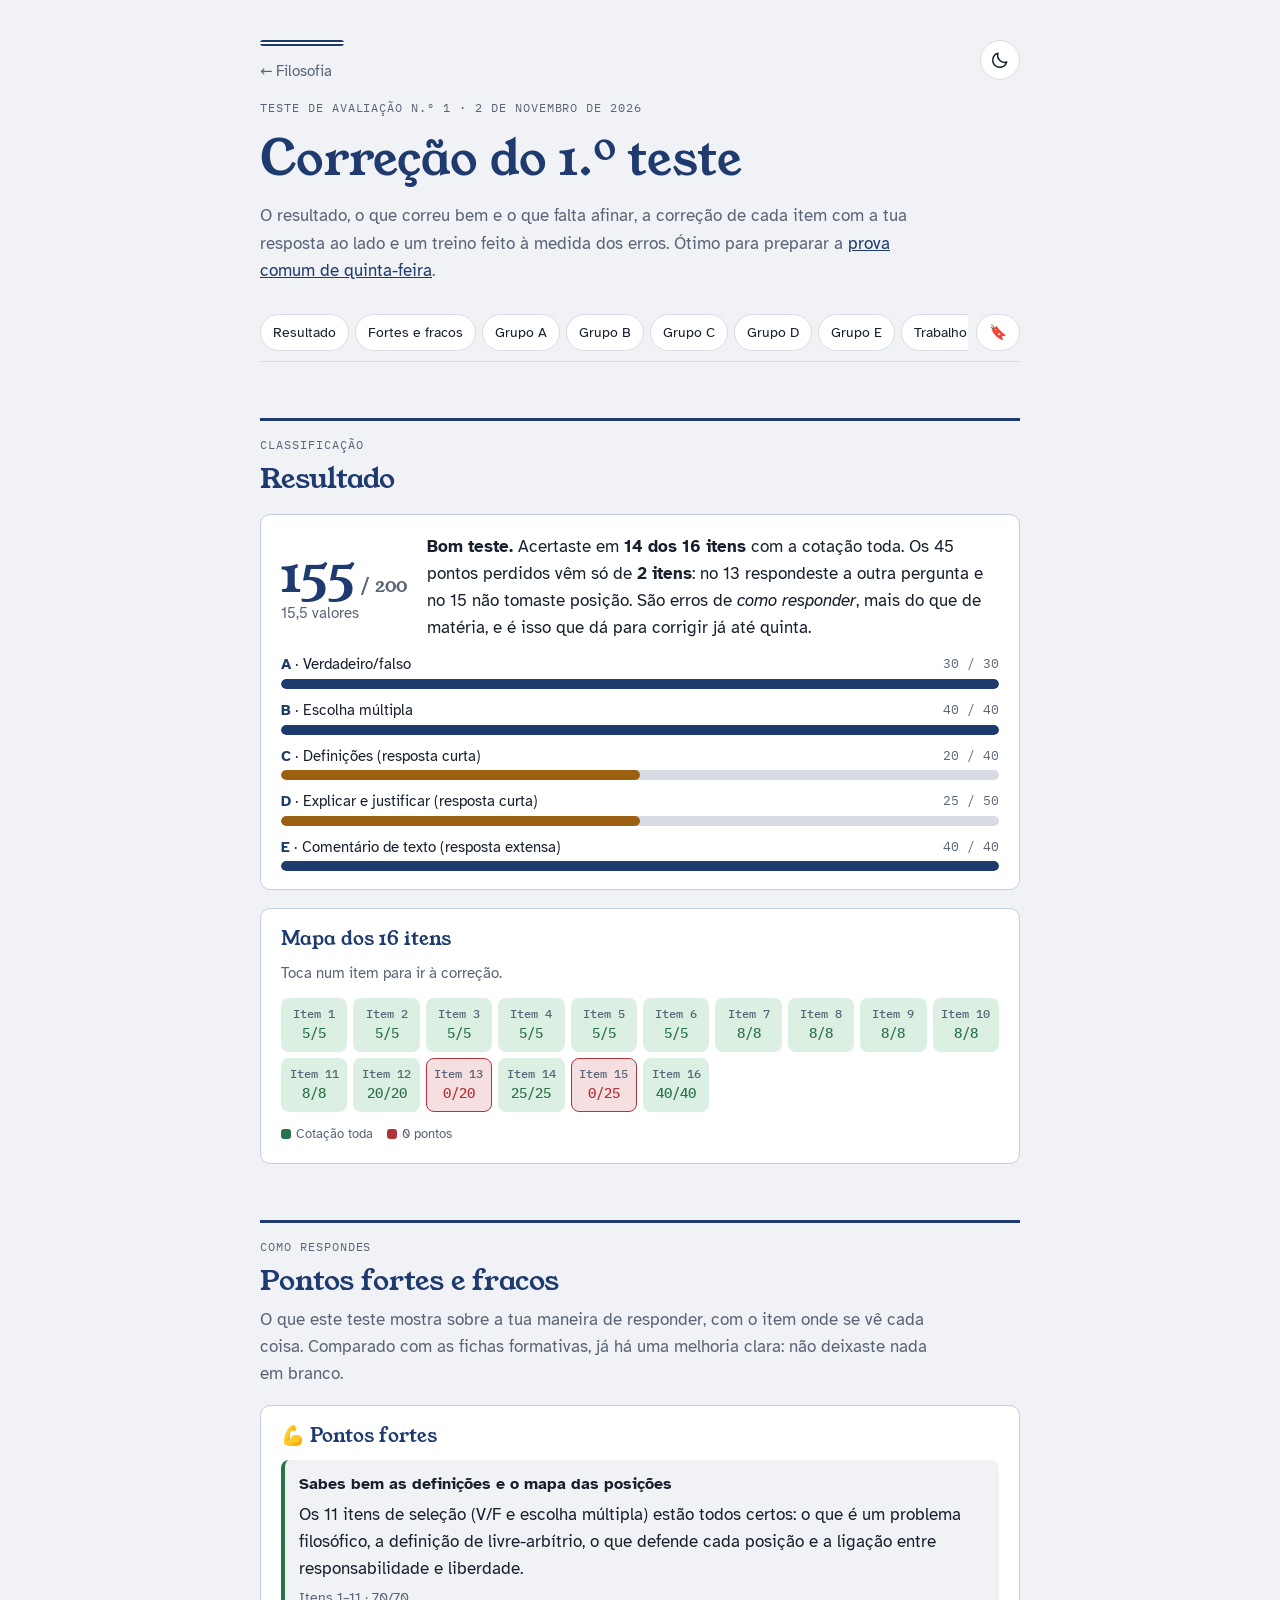
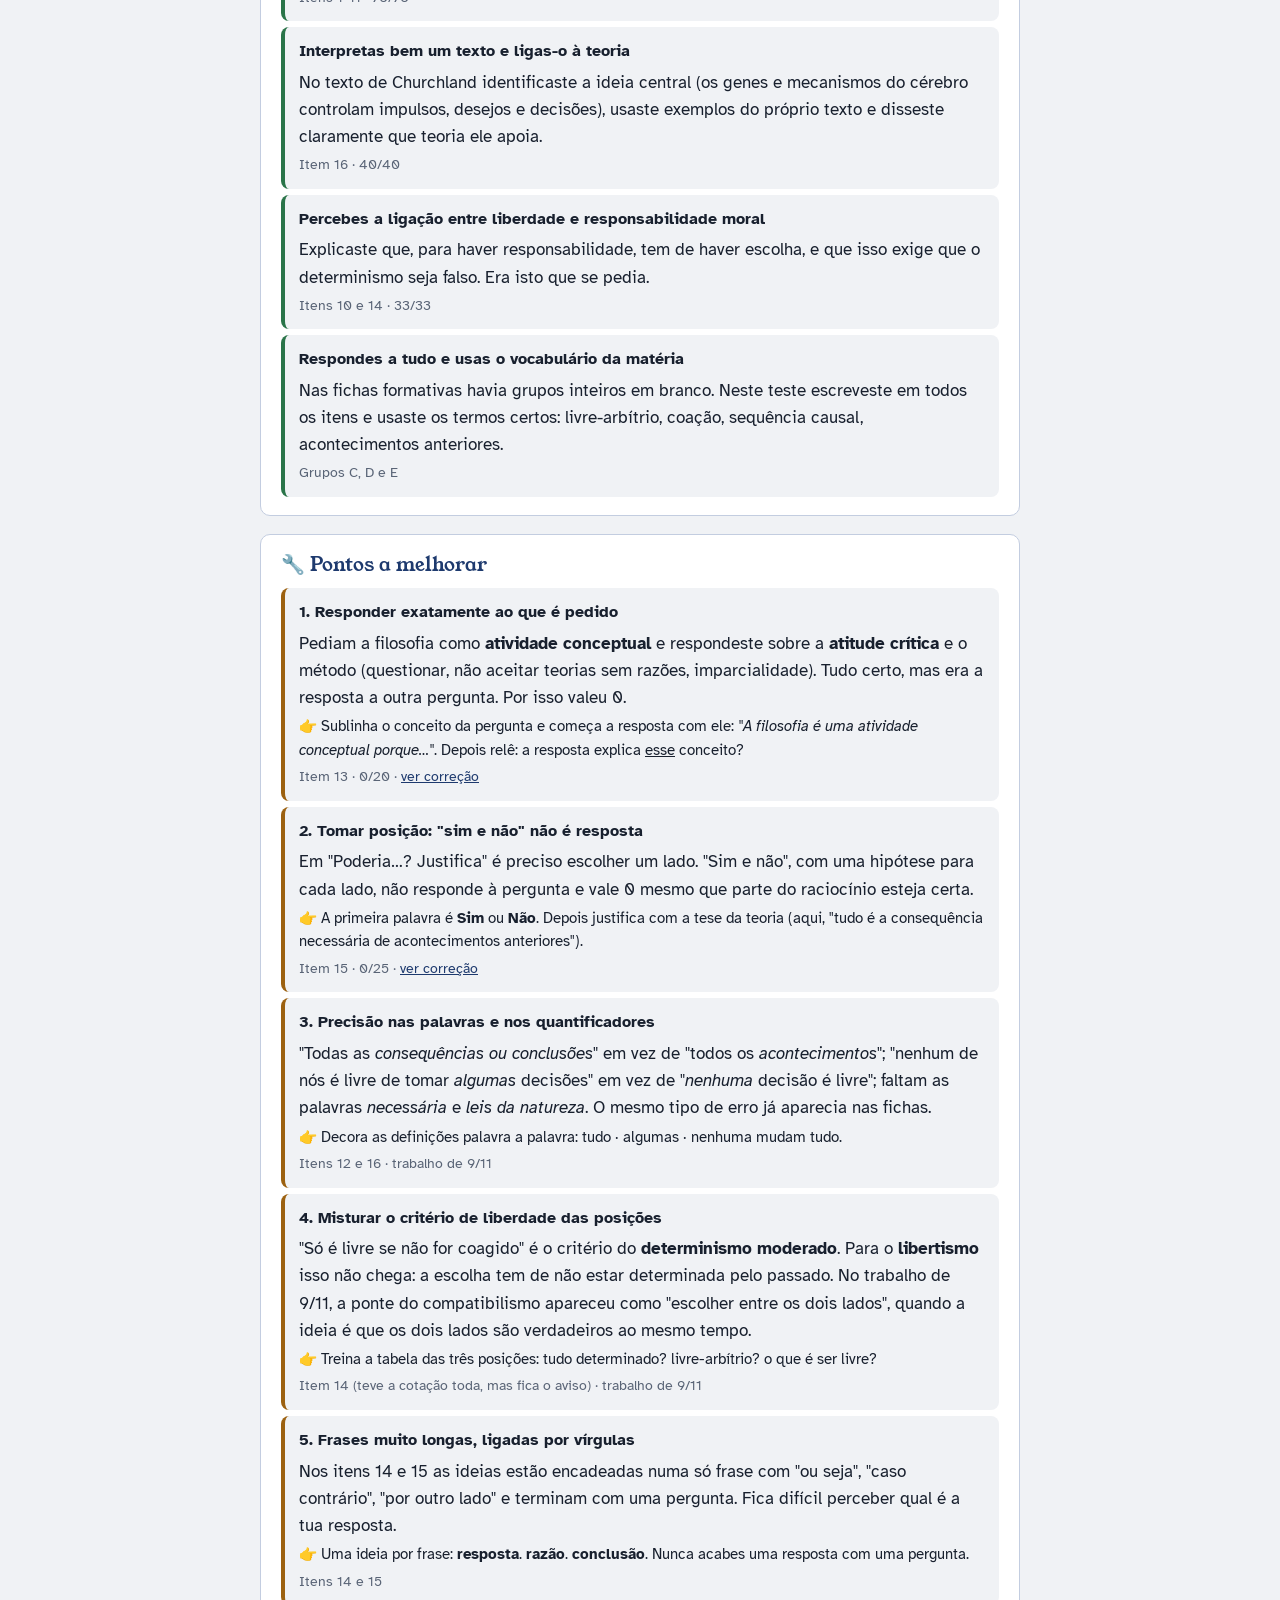
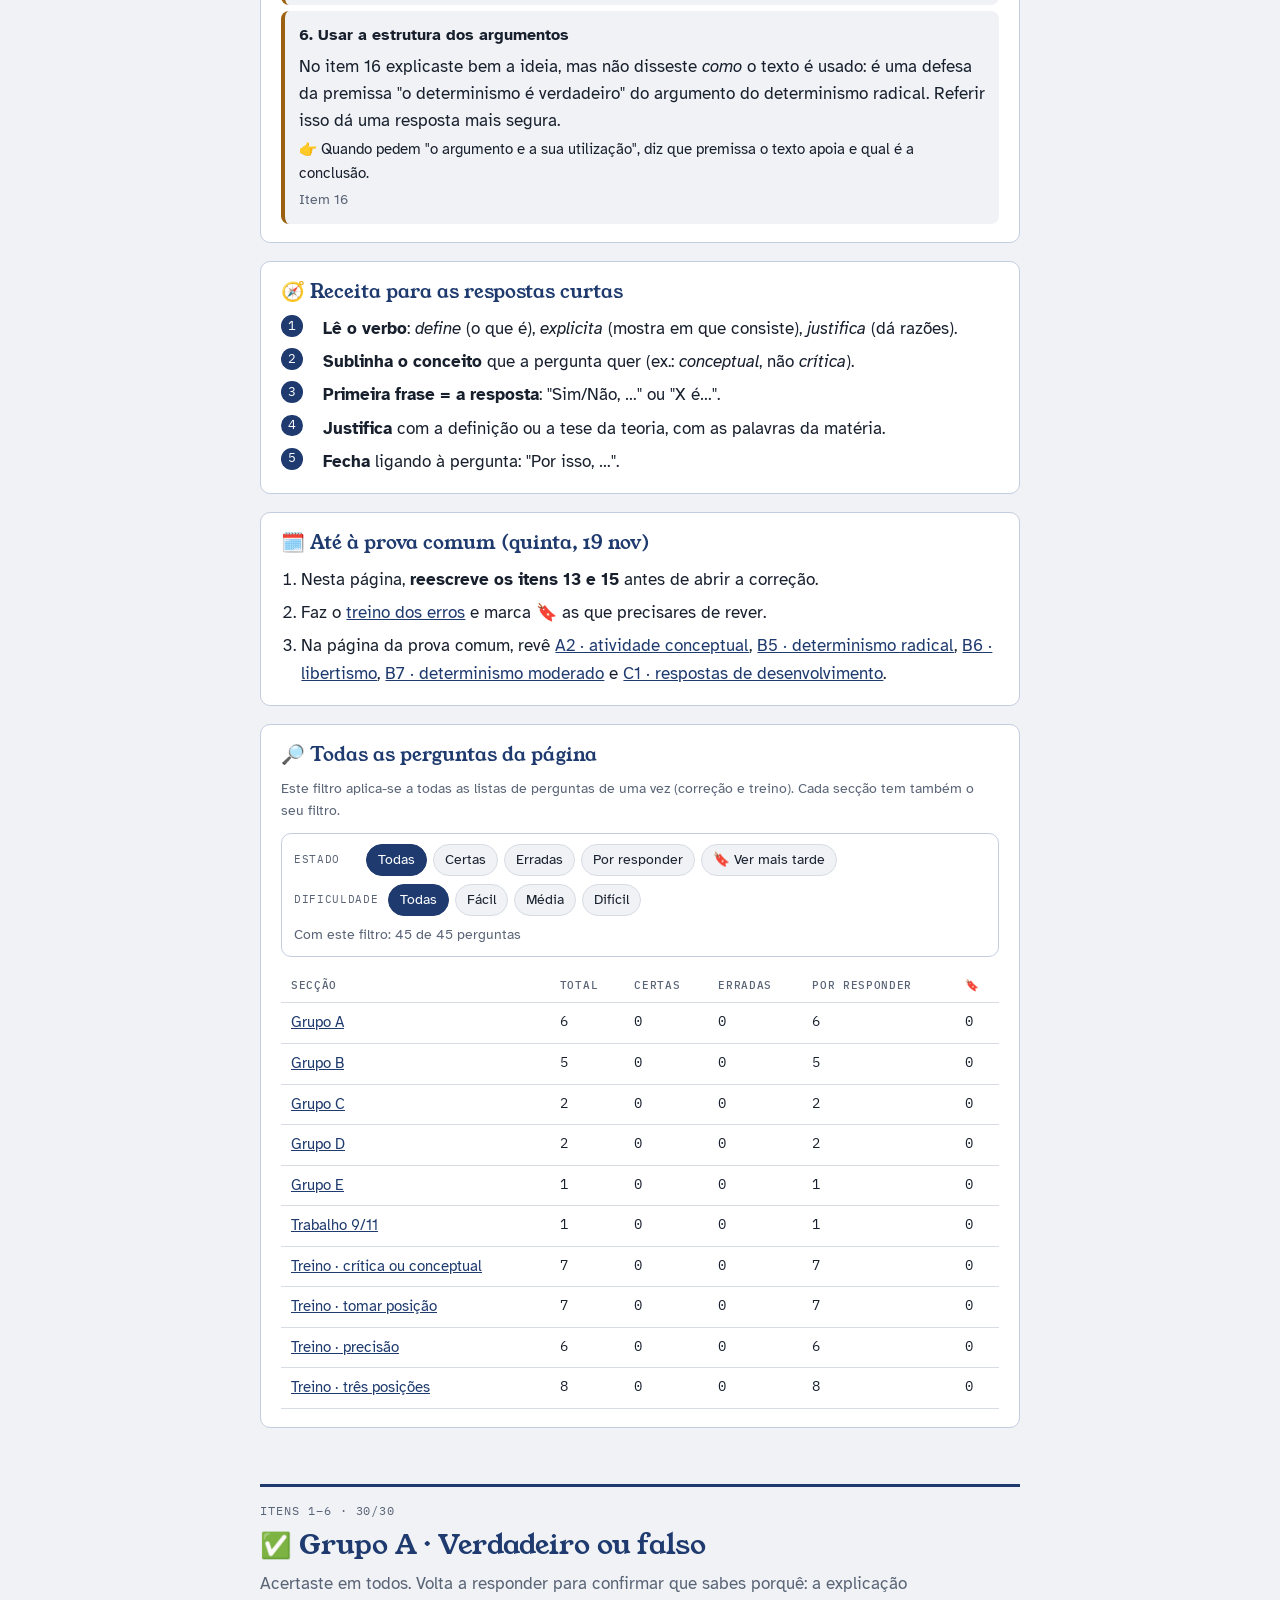
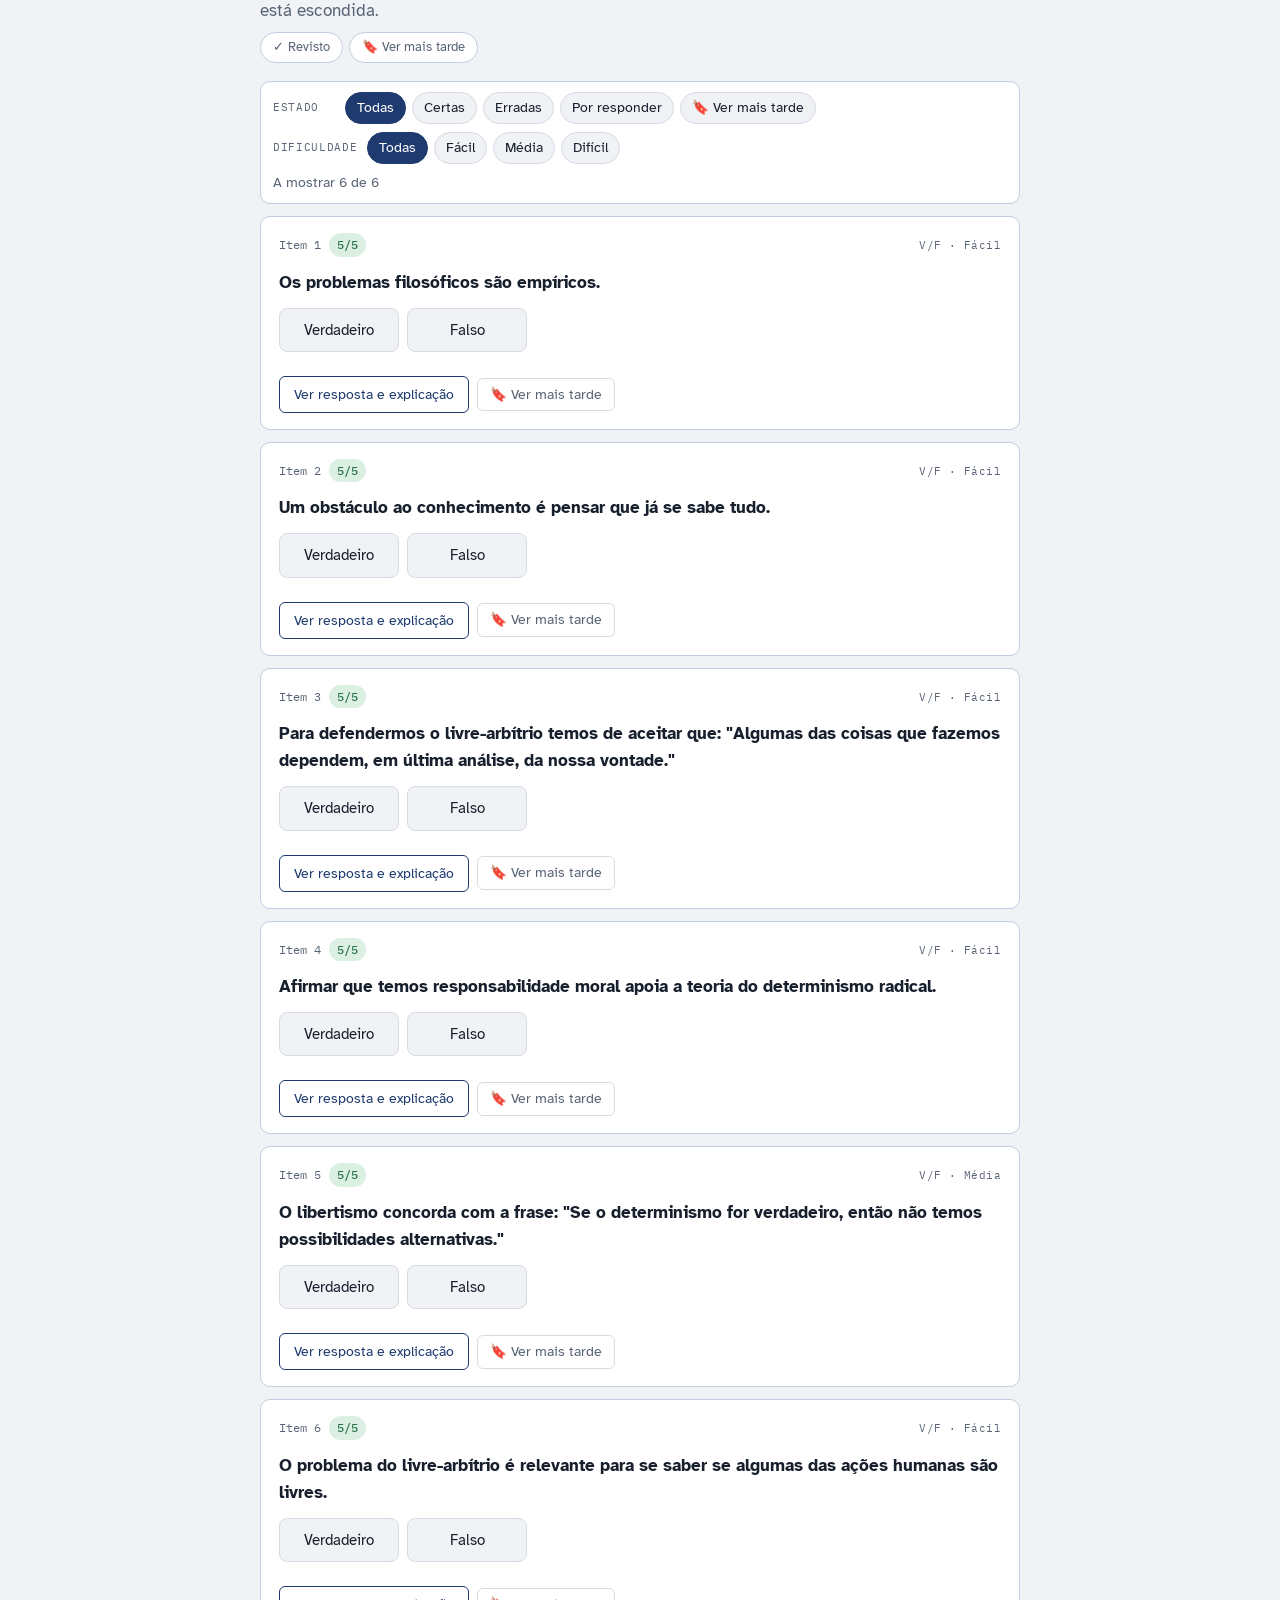
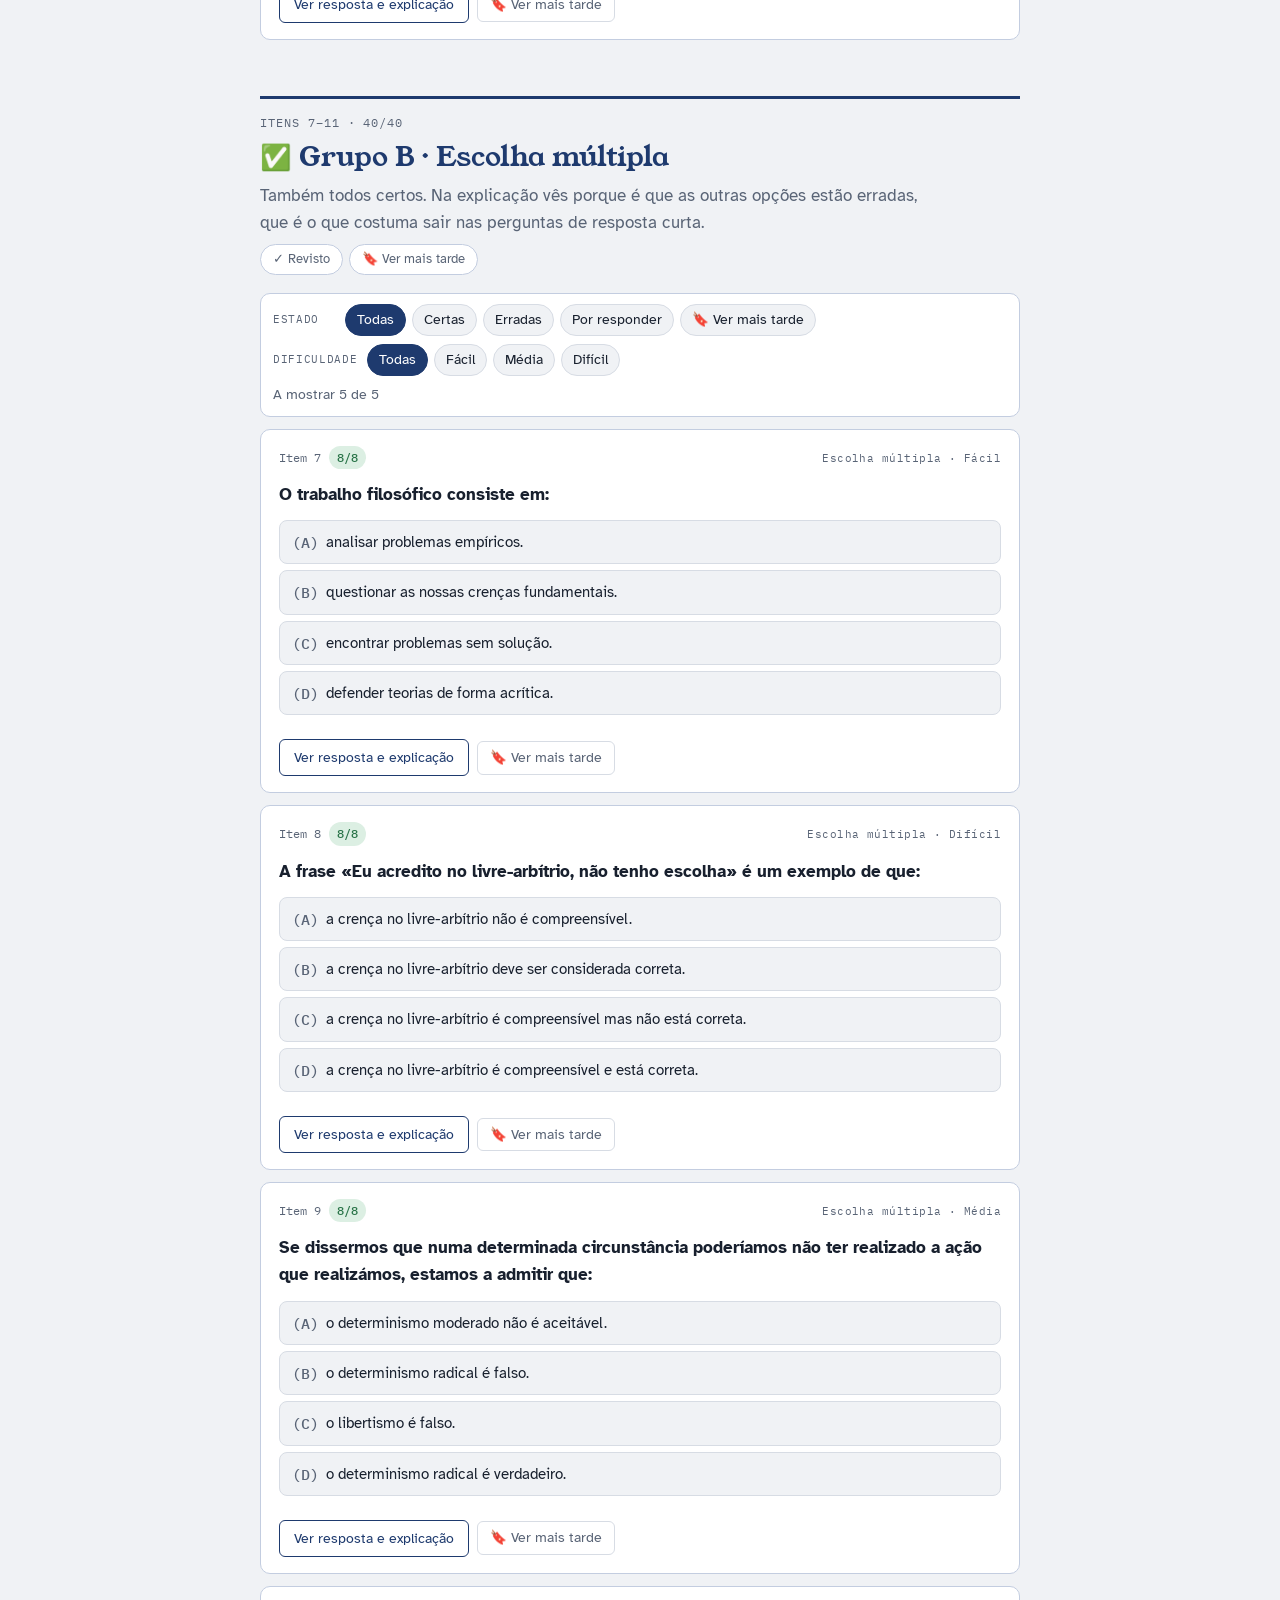
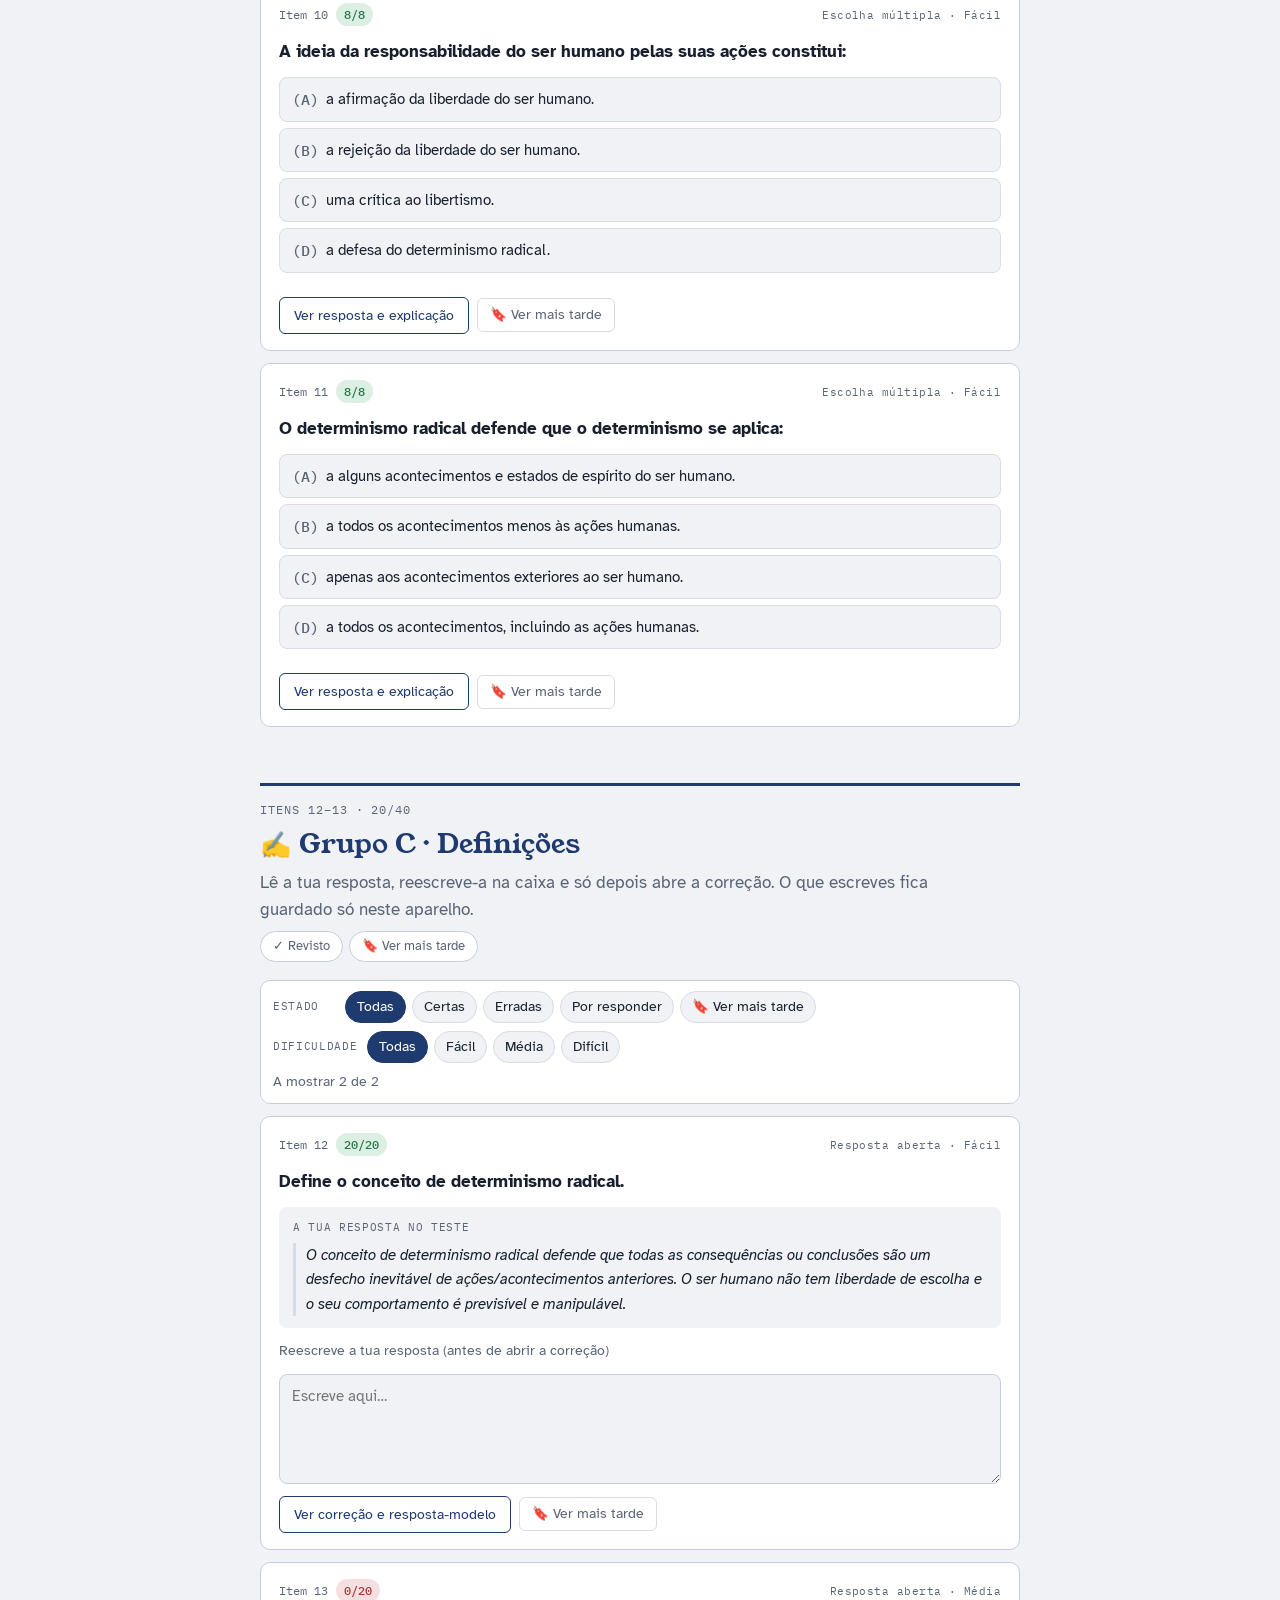
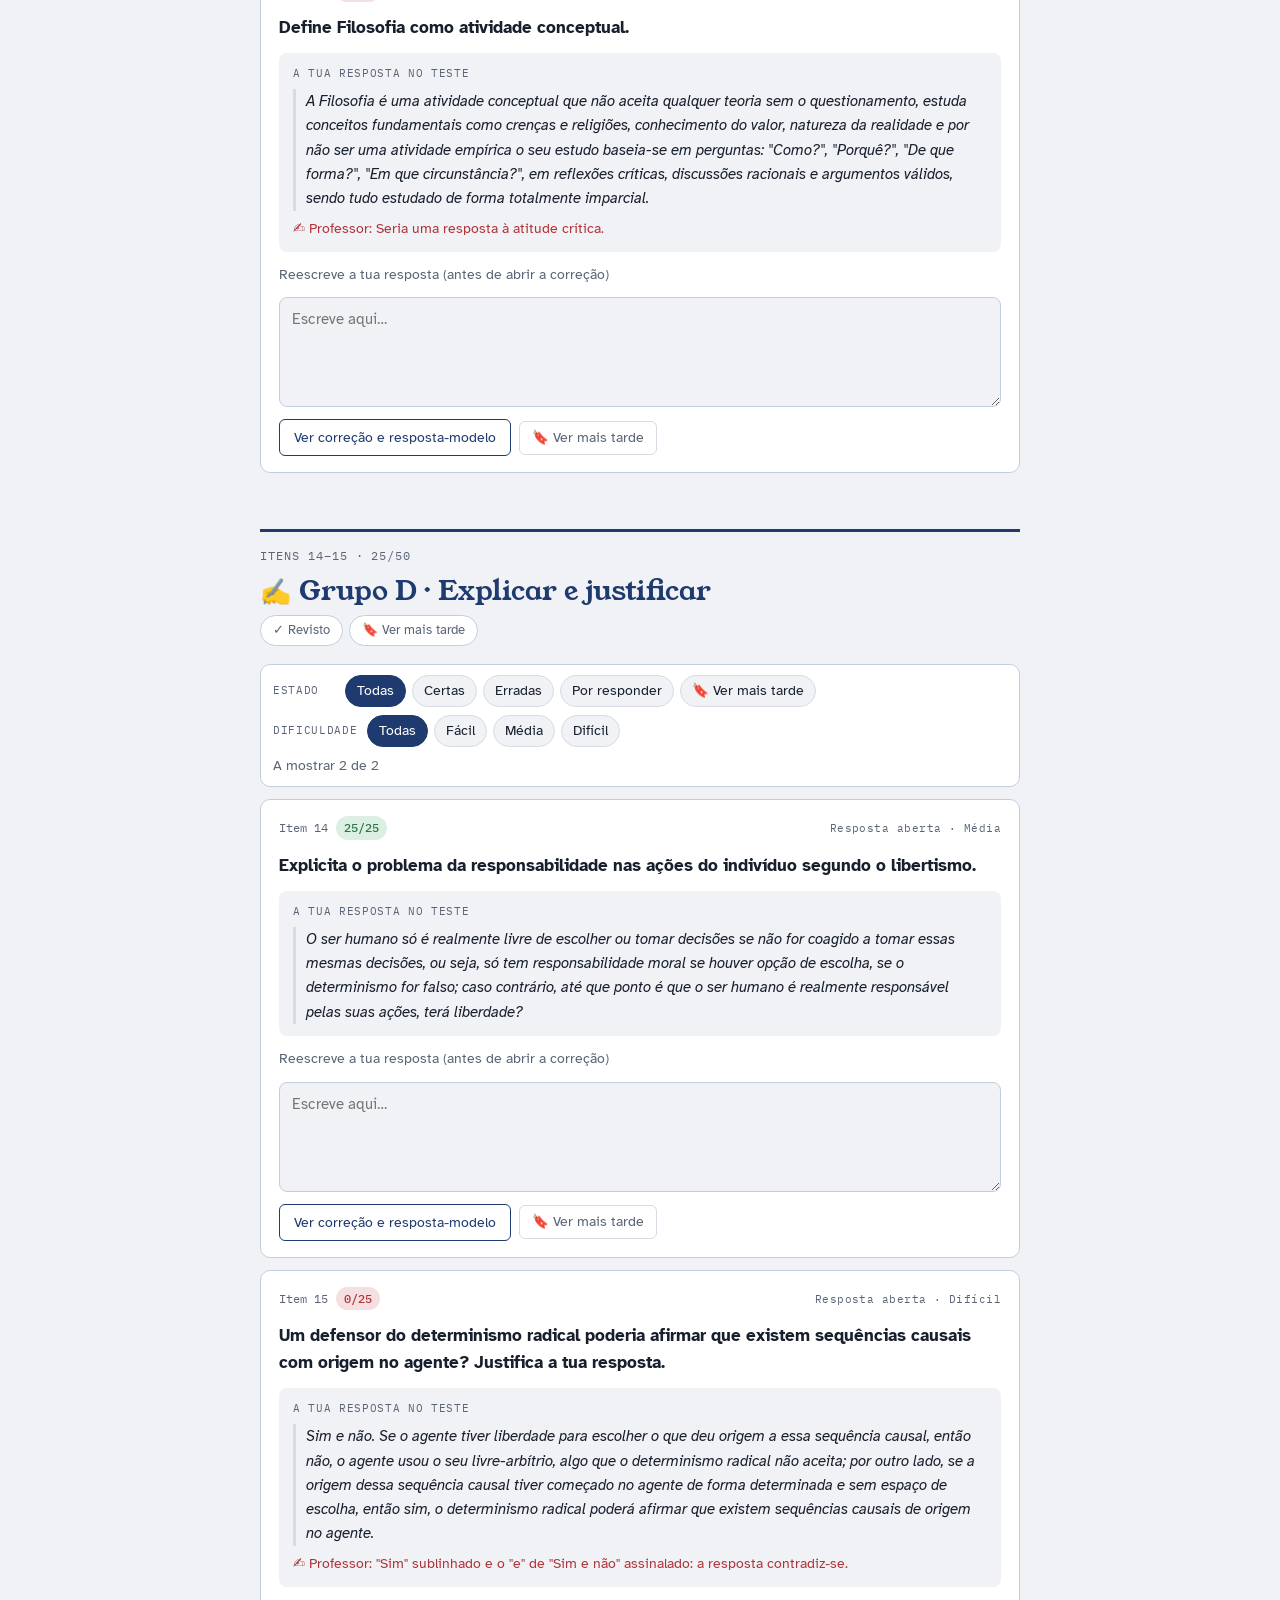
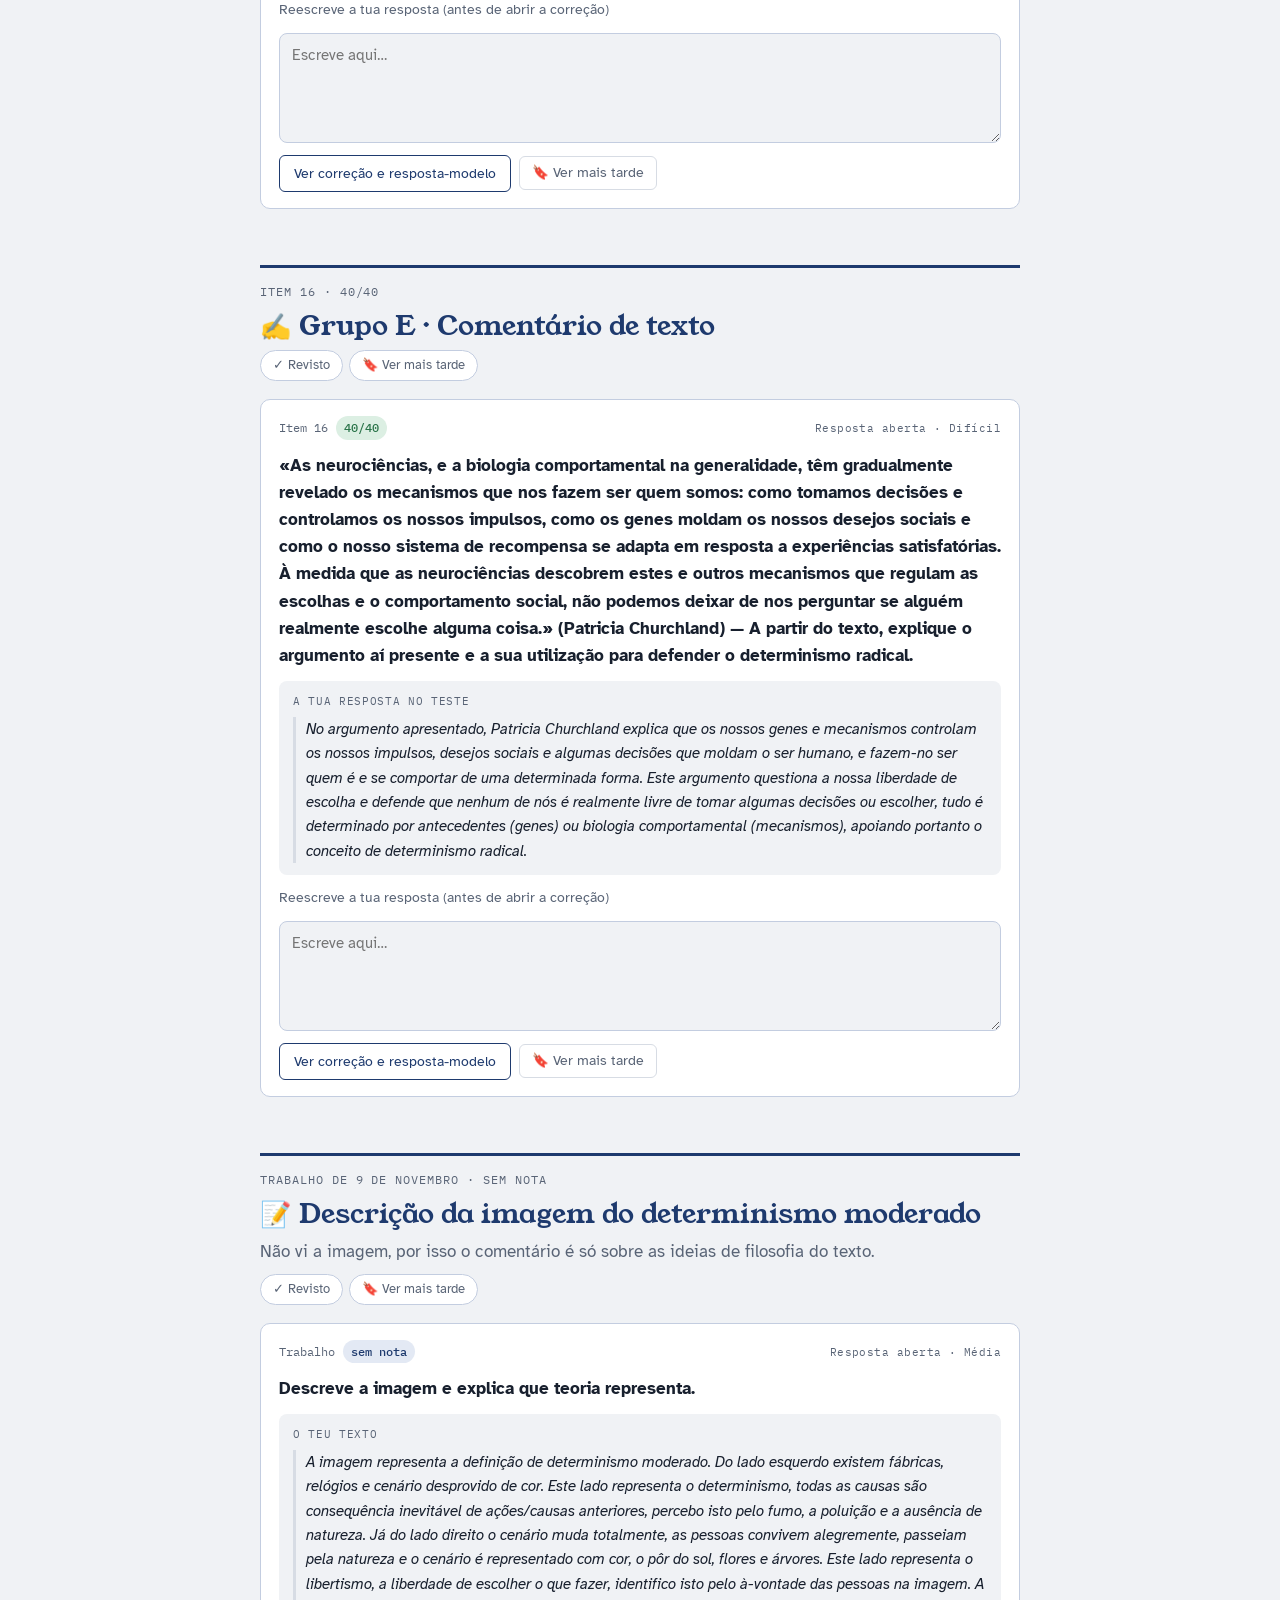
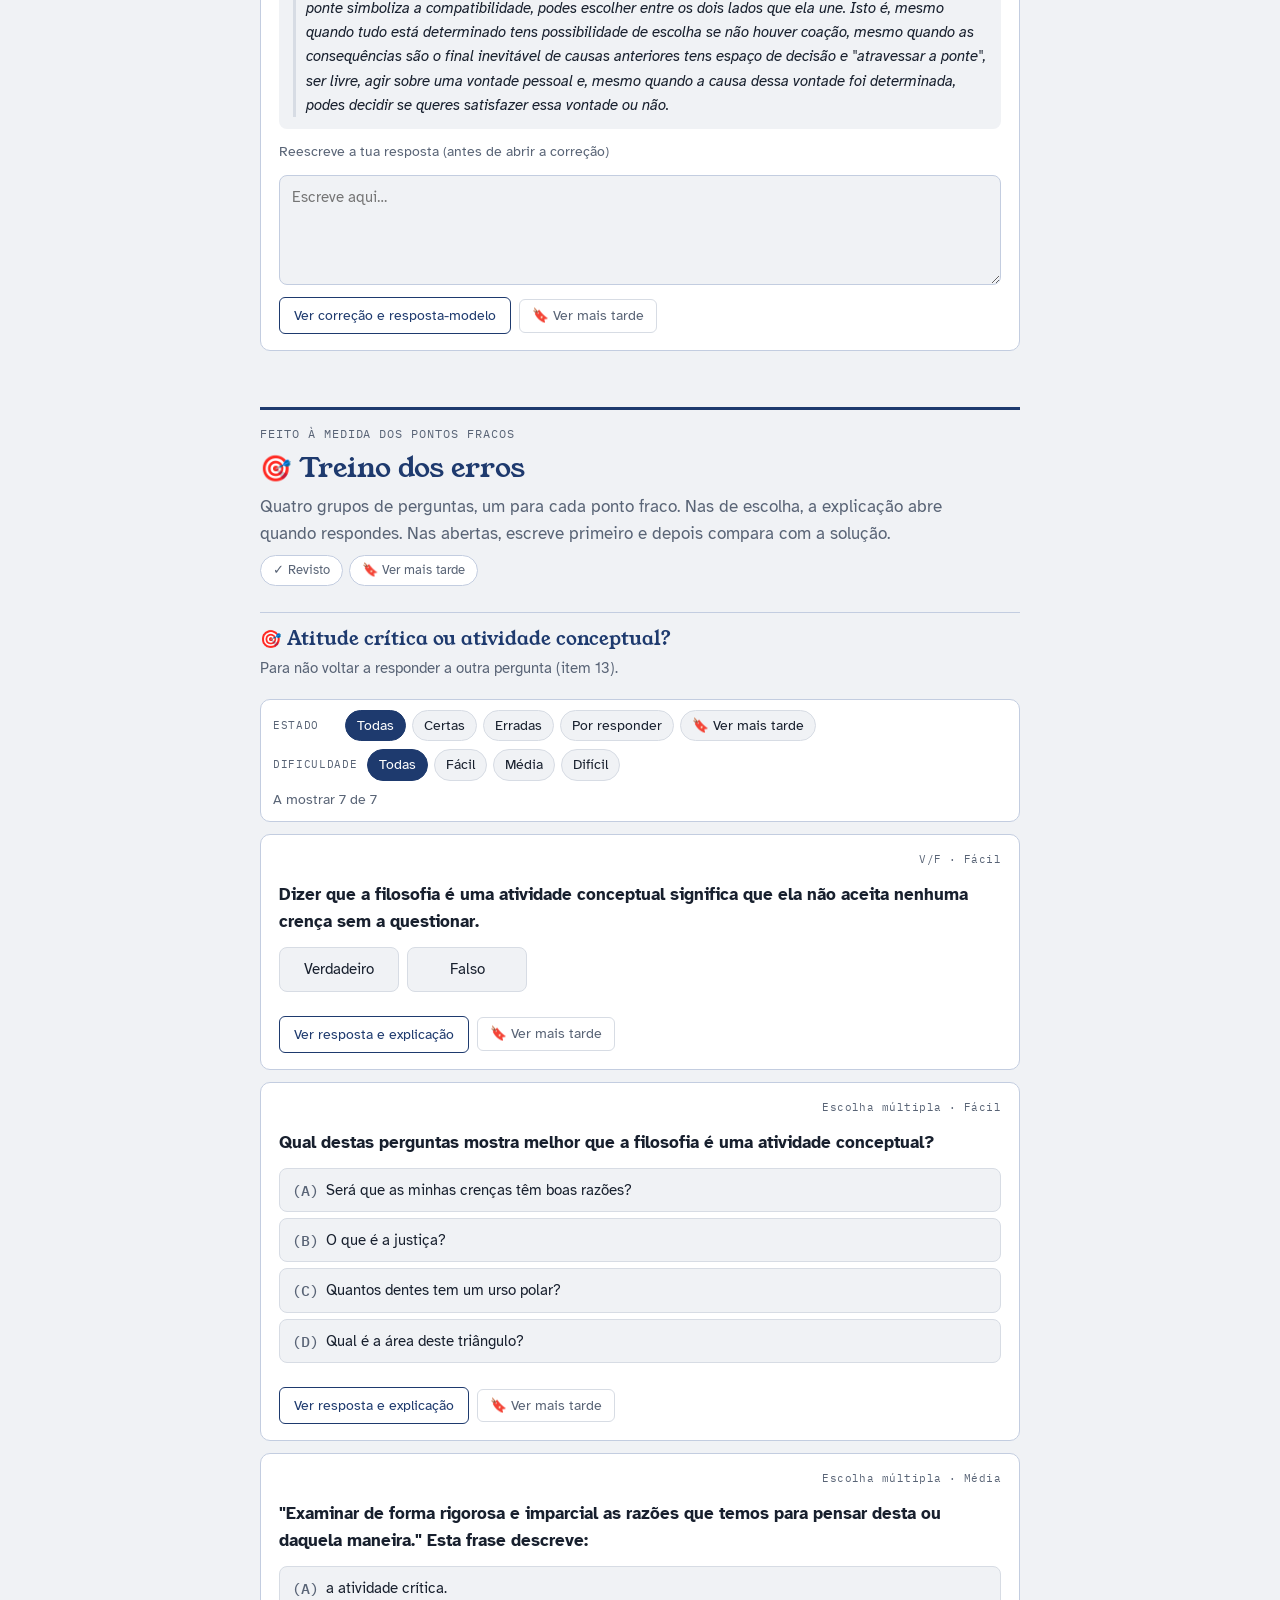
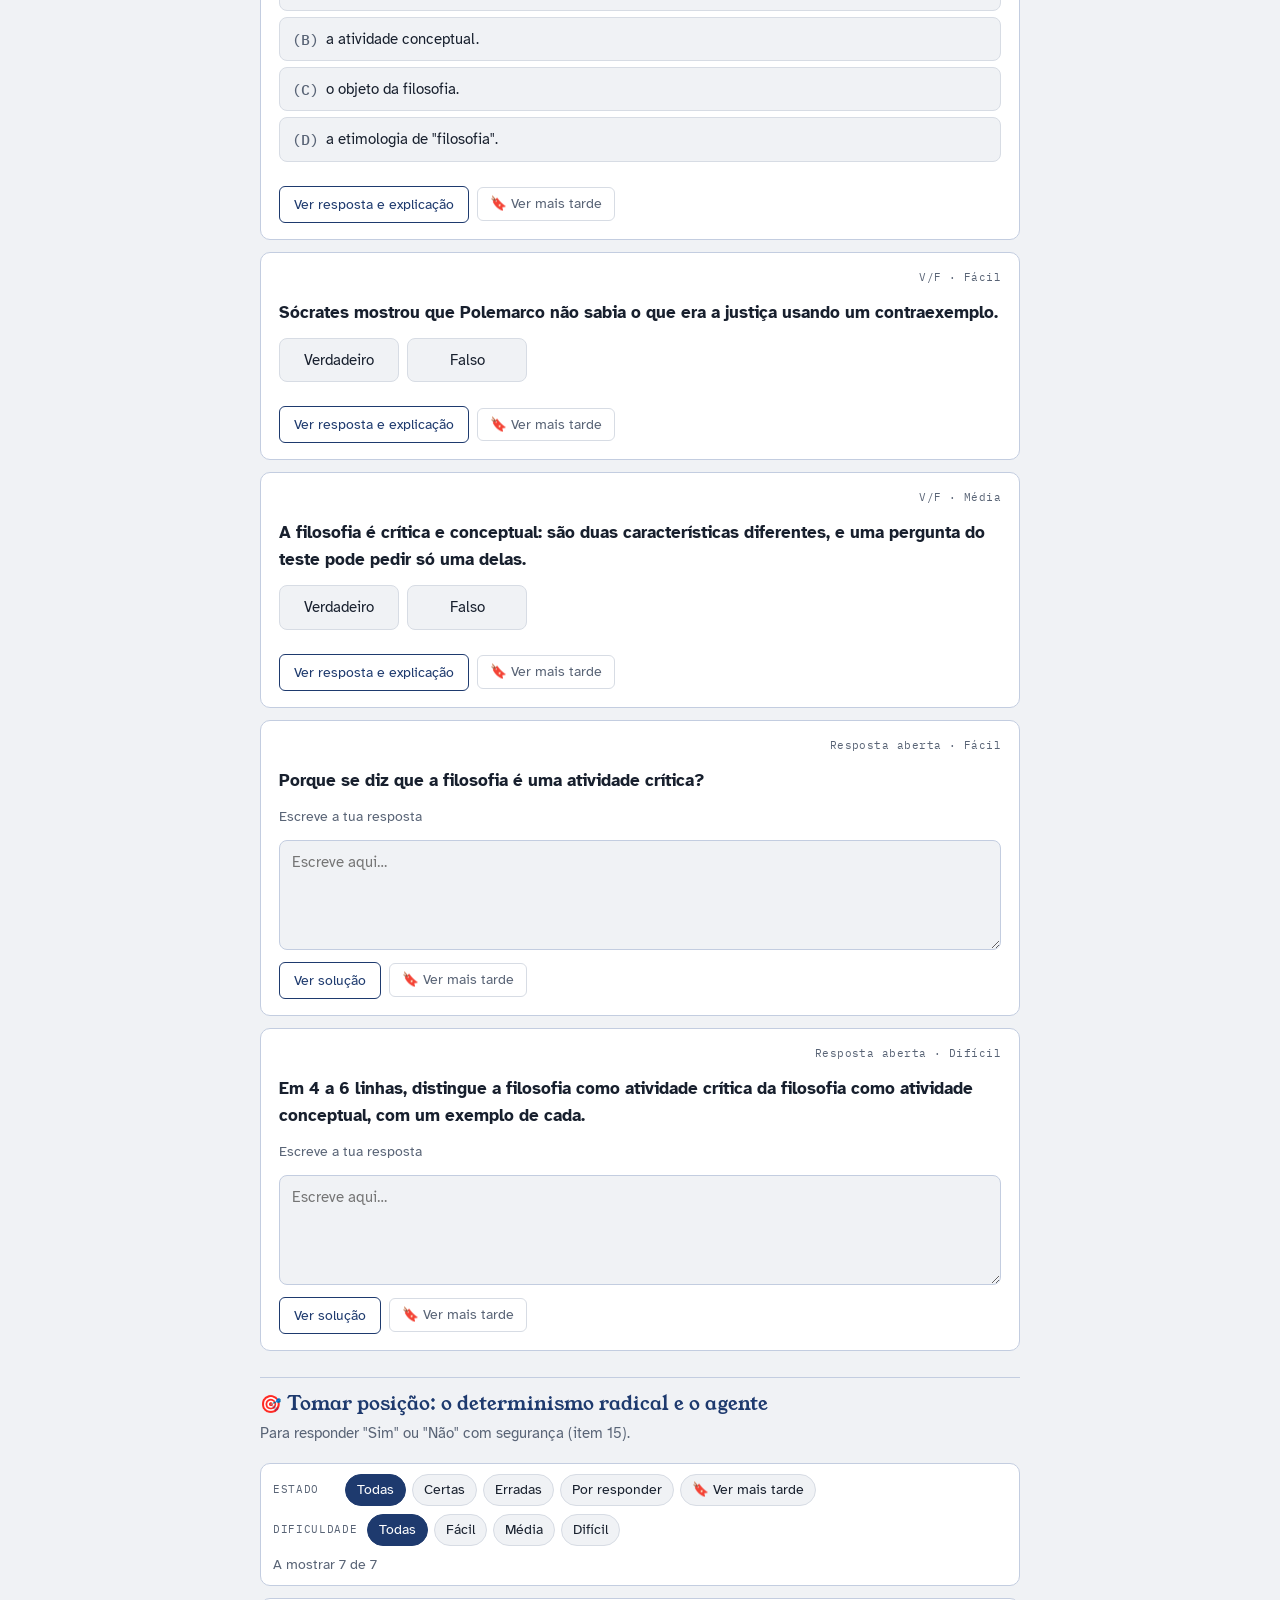
<file: filosofia/correcao-teste-1.html>
<!doctype html>
<html lang="pt-PT">
<head>
<meta charset="utf-8">
<meta name="viewport" content="width=device-width, initial-scale=1, viewport-fit=cover">
<script>try{document.documentElement.setAttribute("data-theme",localStorage.getItem("isa-tema")==="dark"?"dark":"light")}catch(e){document.documentElement.setAttribute("data-theme","light")}</script>
<title>Correção do 1.º teste</title>
<meta name="description" content="Correção do teste de avaliação n.º 1 de Filosofia, pontos fortes e fracos e treino focado nos erros.">
<link rel="icon" href="/icone.svg" type="image/svg+xml">
<link rel="manifest" href="/manifest.webmanifest">
<link rel="preconnect" href="https://fonts.googleapis.com">
<link rel="preconnect" href="https://fonts.gstatic.com" crossorigin>
<link rel="stylesheet" href="https://fonts.googleapis.com/css2?family=Young+Serif&family=Atkinson+Hyperlegible:ital,wght@0,400;0,700;1,400&family=IBM+Plex+Mono:wght@400;500&display=swap">
<style>
/* Uma coluna de leitura com barra fixa de secções: resultado → análise → correção por grupos → treino. */
:root{
  --paper:#F0F2F5; --card:#FFFFFF; --ink:#18202E; --muted:#596476; --line:#D7DCE4;
  /* Cores da Filosofia: azul-escuro e branco */
  --accent:#1E3A6E; --accent-soft:#E3E9F4; --navy:#1E3A6E; --on-navy:#FFFFFF; --card-line:#C3CDE0;
  --ochre:#9C6110; --ochre-soft:#F5E9D4;
  --yes:#2A7449; --yes-soft:#DCEFE3; --no:#B0333A; --no-soft:#F6DFE0;
  --display:"Young Serif", Georgia, "Times New Roman", serif;
  --body:"Atkinson Hyperlegible", "Segoe UI", system-ui, sans-serif;
  --mono:"IBM Plex Mono", ui-monospace, Menlo, Consolas, monospace;
}
:root[data-theme="dark"]{
  --paper:#10141B; --card:#181F2A; --ink:#E5E9F0; --muted:#9AA4B5; --line:#2A3341;
  --accent:#B4C7EE; --accent-soft:#1B2840; --navy:#24427A; --on-navy:#FFFFFF; --card-line:#2C3A57;
  --ochre:#E2A64C; --ochre-soft:#382B16;
  --yes:#72C597; --yes-soft:#17301F; --no:#F08B90; --no-soft:#3A1C20; color-scheme:dark;
}
*{box-sizing:border-box}
[hidden]{display:none!important}
html{padding-top:env(safe-area-inset-top,0px);padding-bottom:env(safe-area-inset-bottom,0px)}
body{margin:0;background:var(--paper);color:var(--ink);font-family:var(--body);font-size:17px;line-height:1.6;
  padding-left:max(16px, env(safe-area-inset-left, 0px));padding-right:max(16px, env(safe-area-inset-right, 0px))}
body::before{content:"";position:fixed;inset:0 0 auto;height:env(safe-area-inset-top, 0px);z-index:10;background:var(--paper)}
.wrap{max-width:760px;margin:0 auto;padding-block:40px 80px}
h1,h2,h3,h4{font-family:var(--display);font-weight:400;text-wrap:balance;line-height:1.2;margin:0}
h1{font-size:clamp(2.1rem,6vw,3rem)}
h2{font-size:1.75rem} h3{font-size:1.2rem} h4{font-size:1.05rem}
h1,h2,h3,h4{color:var(--accent)}
.ht{min-width:0}
.hi{font-style:normal;margin-right:.3em;font-family:"Apple Color Emoji","Segoe UI Emoji","Noto Color Emoji",sans-serif;font-size:.9em}
p{margin:0}
a{color:var(--accent)}
.eyebrow{font-family:var(--mono);font-size:.75rem;letter-spacing:.08em;text-transform:uppercase;color:var(--muted)}
.lede{color:var(--muted);max-width:62ch}
header.top{display:grid;gap:14px;padding-bottom:20px}
header.top::before{content:"";display:block;width:84px;height:6px;border-radius:3px;
  background:linear-gradient(var(--navy) 0 38%,#fff 38% 62%,var(--navy) 62%)}
.portal-back{justify-self:start;font-size:.92rem;text-decoration:none;color:var(--muted)}
.portal-back:hover{color:var(--ink)}

nav.bar{position:sticky;top:env(safe-area-inset-top, 0px);z-index:5;background:var(--paper);
  border-bottom:1px solid var(--line);margin-bottom:28px;padding-block:10px;display:flex;gap:8px;align-items:center}
nav.bar ul{list-style:none;margin:0;padding:0;display:flex;gap:6px;overflow-x:auto;flex:1;min-width:0;scrollbar-width:thin}
nav.bar a,nav.bar .navf{display:block;white-space:nowrap;text-decoration:none;color:var(--ink);font-size:.9rem;
  padding:6px 12px;border-radius:999px;border:1px solid var(--line);background:var(--card)}
nav.bar a:hover{border-color:var(--navy);background:var(--navy);color:var(--on-navy)}
nav.bar a.done::after{content:" ✓";color:var(--yes);font-weight:700}
nav.bar a.later::before{content:"🔖 "}
nav.bar .navf{flex:none;cursor:pointer;font:inherit;font-size:.9rem}
nav.bar .navf[aria-pressed="true"]{background:var(--navy);color:var(--on-navy);border-color:var(--navy)}
a:focus-visible,button:focus-visible,textarea:focus-visible{outline:2px solid var(--accent);outline-offset:2px}

section.block{display:grid;gap:18px;padding-block:28px;scroll-margin-top:64px}
.part-head{display:grid;gap:8px;border-top:3px solid var(--navy);padding-top:14px}
.sub-head{display:grid;gap:6px;border-top:1px solid var(--card-line);padding-top:14px;margin-top:8px}
.sectools{display:flex;gap:6px;flex-wrap:wrap}
.sectools button{font-size:.82rem;padding:4px 12px;border-radius:999px;border:1px solid var(--card-line);background:var(--card);color:var(--muted)}
.sectools button[aria-pressed="true"].rd{background:var(--yes-soft);border-color:var(--yes);color:var(--yes)}
.sectools button[aria-pressed="true"].lt{background:var(--ochre-soft);border-color:var(--ochre);color:var(--ochre)}
.card{background:var(--card);border:1px solid var(--card-line);border-radius:10px;padding:18px 20px;display:grid;gap:12px;min-width:0}
.card h3{display:flex;gap:10px;align-items:baseline;flex-wrap:wrap}
.card ul,.card ol{margin:0;padding-left:1.2em;display:grid;gap:6px}
.key{background:var(--accent-soft);border-left:4px solid var(--navy);border-radius:0 8px 8px 0;padding:12px 14px}
mark{background:var(--ochre-soft);color:var(--ink);padding:0 .2em;border-radius:3px}
button{font:inherit;cursor:pointer}
.pill{display:inline-block;font-family:var(--mono);font-size:.75rem;padding:2px 8px;border-radius:999px;font-weight:500;white-space:nowrap}
.pill.y{background:var(--yes-soft);color:var(--yes)} .pill.n{background:var(--no-soft);color:var(--no)}
.pill.o{background:var(--ochre-soft);color:var(--ochre)} .pill.b{background:var(--accent-soft);color:var(--accent)}

/* Resultado */
.result{display:grid;grid-template-columns:auto 1fr;gap:20px;align-items:center}
.big{font-family:var(--display);font-size:3.2rem;line-height:1;color:var(--accent)}
.big small{font-size:1.2rem;color:var(--muted)}
.big + p{color:var(--muted);font-size:.95rem}
@media (max-width:520px){.result{grid-template-columns:1fr;gap:10px}}
.bars{display:grid;gap:10px}
.barrow{display:grid;grid-template-columns:minmax(0,1fr) auto;gap:2px 10px;font-size:.92rem}
.barrow .lab b{color:var(--accent)}
.barrow .val{font-family:var(--mono);font-size:.82rem;color:var(--muted)}
.barrow .track{grid-column:1/-1;height:10px;border-radius:99px;background:var(--line);overflow:hidden}
.barrow .track i{display:block;height:100%;border-radius:99px;background:var(--navy)}
.barrow.low .track i{background:var(--ochre)}
.tiles{display:grid;grid-template-columns:repeat(auto-fill,minmax(64px,1fr));gap:6px}
.tile{display:grid;gap:0;text-align:center;text-decoration:none;border-radius:8px;padding:6px 4px;border:1px solid transparent;color:var(--ink)}
.tile b{font-family:var(--mono);font-size:.72rem;color:var(--muted);font-weight:500}
.tile span{font-family:var(--mono);font-size:.85rem;font-weight:500}
.tile.ok{background:var(--yes-soft)} .tile.ok span{color:var(--yes)}
.tile.ko{background:var(--no-soft);border-color:var(--no)} .tile.ko span{color:var(--no)}
.tile:hover{border-color:var(--accent)}
.legend{display:flex;gap:14px;flex-wrap:wrap;font-size:.82rem;color:var(--muted)}
.legend i{display:inline-block;width:10px;height:10px;border-radius:3px;margin-right:5px;vertical-align:-1px}

/* Análise */
.sw{display:grid;gap:10px}
.sw li{list-style:none;padding:12px 14px;border-radius:8px;background:var(--paper);display:grid;gap:4px}
.sw.good li{border-left:4px solid var(--yes)}
.sw.bad li{border-left:4px solid var(--ochre)}
.sw{padding:0!important;margin:0}
.sw b.t{font-size:1rem}
.sw .ev{font-size:.88rem;color:var(--muted)}
.sw .tip{font-size:.92rem}
.steps{counter-reset:s;list-style:none;padding:0!important}
.steps li{counter-increment:s;display:grid;grid-template-columns:2em 1fr;gap:8px;align-items:start}
.steps li::before{content:counter(s);display:grid;place-items:center;width:1.7em;height:1.7em;border-radius:50%;background:var(--navy);color:var(--on-navy);font-family:var(--mono);font-size:.8rem}
.vs{display:grid;grid-template-columns:1fr 1fr;gap:10px}
.vs > div{border-radius:8px;padding:12px 14px;min-width:0}
.vs .good{background:var(--yes-soft)} .vs .bad{background:var(--no-soft)}
.vs b{display:block;margin-bottom:2px}
@media (max-width:560px){.vs{grid-template-columns:1fr}}

/* Filtros e perguntas */
.filters{display:grid;gap:8px;background:var(--card);border:1px solid var(--card-line);border-radius:10px;padding:10px 12px}
.frow{display:flex;flex-wrap:wrap;gap:6px;align-items:center}
.frow .fl{font-family:var(--mono);font-size:.7rem;letter-spacing:.06em;text-transform:uppercase;color:var(--muted);margin-right:4px;min-width:5.5em}
.chip{font-size:.85rem;padding:4px 11px;border-radius:999px;border:1px solid var(--line);background:var(--paper);color:var(--ink)}
.chip[aria-pressed="true"]{background:var(--navy);color:var(--on-navy);border-color:var(--navy)}
.fcount{font-size:.85rem;color:var(--muted)}
.qwrap,.qlist{display:grid;gap:12px}
.empty{color:var(--muted);font-size:.92rem;padding:10px 4px}
.q{background:var(--card);border:1px solid var(--card-line);border-radius:10px;padding:16px 18px;display:grid;gap:12px;min-width:0;scroll-margin-top:70px}
.q[data-s="k"]{border-left:4px solid var(--yes)} .q[data-s="w"]{border-left:4px solid var(--no)}
.qhead{display:flex;gap:8px;flex-wrap:wrap;align-items:baseline}
.qnum{font-family:var(--mono);font-size:.78rem;color:var(--muted)}
.qmeta{font-family:var(--mono);font-size:.7rem;color:var(--muted);letter-spacing:.04em;margin-left:auto}
.qtext{font-weight:700}
.opts{display:grid;gap:6px}
.opt{text-align:left;padding:9px 12px;border-radius:8px;border:1px solid var(--line);background:var(--paper);color:var(--ink);font-size:.95rem;display:grid;grid-template-columns:2em 1fr;gap:4px}
.opt b{font-family:var(--mono);font-weight:500;color:var(--muted)}
.opt:hover:not(:disabled){border-color:var(--accent)}
.opt:disabled{cursor:default;opacity:1}
.opt.right{background:var(--yes-soft);border-color:var(--yes)}
.opt.wrong{background:var(--no-soft);border-color:var(--no)}
.tfbtns{display:flex;gap:8px;flex-wrap:wrap}
.tfbtns .opt{grid-template-columns:1fr;min-width:120px;text-align:center}
.fb{font-size:.92rem;font-weight:700}
.fb.k{color:var(--yes)} .fb.w{color:var(--no)}
.qact{display:flex;gap:8px;flex-wrap:wrap;align-items:center}
.reveal{font-size:.9rem;padding:6px 14px;border-radius:6px;border:1px solid var(--accent);color:var(--accent);background:transparent}
.reveal[aria-expanded="true"]{background:var(--accent-soft)}
.ghost{font-size:.85rem;padding:5px 12px;border-radius:6px;border:1px solid var(--line);background:transparent;color:var(--muted)}
.ghost:hover{color:var(--ink);border-color:var(--ink)}
.bm[aria-pressed="true"]{background:var(--ochre-soft);border-color:var(--ochre);color:var(--ochre)}
.ans{background:var(--paper);border-radius:8px;padding:12px 14px;display:grid;gap:10px;font-size:.96rem}
.ans h5{margin:0;font-family:var(--mono);font-size:.72rem;letter-spacing:.06em;text-transform:uppercase;color:var(--accent);font-weight:500}
.ans ul,.ans ol{margin:0;padding-left:1.2em;display:grid;gap:4px}
.ans .good-l li::marker{color:var(--yes)} .ans .bad-l li::marker{color:var(--no)}
.model{border-left:3px solid var(--navy);padding-left:12px}
.her{display:grid;gap:6px;padding:12px 14px;border-radius:8px;background:var(--paper);font-size:.95rem}
.her .lab{font-family:var(--mono);font-size:.7rem;letter-spacing:.06em;text-transform:uppercase;color:var(--muted)}
.her p.t{font-style:italic;border-left:3px solid var(--line);padding-left:10px}
.prof{color:var(--no);font-size:.9rem}
.prof::before{content:"✍️ ";font-style:normal}
textarea{width:100%;min-height:110px;resize:vertical;font:inherit;font-size:.95rem;line-height:1.5;padding:10px 12px;border-radius:8px;
  border:1px solid var(--card-line);background:var(--paper);color:var(--ink)}
.tlab{font-size:.85rem;color:var(--muted);display:flex;justify-content:space-between;gap:8px;flex-wrap:wrap}
.self{display:flex;gap:8px;flex-wrap:wrap;align-items:center;font-size:.85rem;color:var(--muted)}
.self button{font-size:.85rem;padding:4px 12px;border-radius:999px;border:1px solid var(--line);background:var(--card);color:var(--ink)}
.self button.k[aria-pressed="true"]{background:var(--yes-soft);border-color:var(--yes);color:var(--yes)}
.self button.w[aria-pressed="true"]{background:var(--no-soft);border-color:var(--no);color:var(--no)}
.arg{font-size:.93rem;display:grid;gap:3px}
.arg .l{display:grid;grid-template-columns:2.4em 1fr;gap:6px}
.arg .n{font-family:var(--mono);font-size:.8rem;color:var(--muted);padding-top:2px}
.arg .c{font-weight:700}
.arg .r{font-family:var(--mono);font-size:.72rem;color:var(--muted);display:block;font-weight:400}

.scroll{overflow-x:auto}
table{border-collapse:collapse;width:100%;font-size:.92rem}
th,td{text-align:left;padding:8px 10px;border-bottom:1px solid var(--line);vertical-align:top}
th{font-family:var(--mono);font-size:.7rem;letter-spacing:.06em;text-transform:uppercase;color:var(--muted);font-weight:500}
td.num{font-family:var(--mono);font-size:.85rem;white-space:nowrap}
footer{color:var(--muted);font-size:.85rem;padding-top:30px;border-top:1px solid var(--line)}
@media (prefers-reduced-motion:no-preference){ html{scroll-behavior:smooth} }
</style>
<script src="/tema.js" defer></script>
</head>
<body>
<div class="wrap">
  <header class="top">
    <a class="portal-back" href="/filosofia/">← Filosofia</a>
    <span class="eyebrow">Teste de avaliação n.º 1 · 2 de novembro de 2026</span>
    <h1>Correção do 1.º teste</h1>
    <p class="lede">O resultado, o que correu bem e o que falta afinar, a correção de cada item com a tua resposta ao lado e um treino feito à medida dos erros. Ótimo para preparar a <a href="/filosofia/prova-comum-filosofia.html">prova comum de quinta-feira</a>.</p>
  </header>

  <nav class="bar" aria-label="Secções" data-tema-barra>
    <ul id="navlist">
      <li><a href="#resultado">Resultado</a></li>
      <li><a href="#analise">Fortes e fracos</a></li>
      <li><a href="#grupo-a" data-sec="grupo-a">Grupo A</a></li>
      <li><a href="#grupo-b" data-sec="grupo-b">Grupo B</a></li>
      <li><a href="#grupo-c" data-sec="grupo-c">Grupo C</a></li>
      <li><a href="#grupo-d" data-sec="grupo-d">Grupo D</a></li>
      <li><a href="#grupo-e" data-sec="grupo-e">Grupo E</a></li>
      <li><a href="#extra" data-sec="extra">Trabalho 9/11</a></li>
      <li><a href="#treino" data-sec="treino">Treino</a></li>
    </ul>
    <button type="button" class="navf" id="nav-later" aria-pressed="false" title="Mostrar só as secções marcadas para ver mais tarde">🔖</button>
  </nav>

  <!-- ===================== RESULTADO ===================== -->
  <section class="block" id="resultado">
    <div class="part-head">
      <span class="eyebrow">Classificação</span>
      <h2>Resultado</h2>
    </div>
    <div class="card">
      <div class="result">
        <div><div class="big">155<small> / 200</small></div><p>15,5 valores</p></div>
        <p><b>Bom teste.</b> Acertaste em <b>14 dos 16 itens</b> com a cotação toda. Os 45 pontos perdidos vêm só de <b>2 itens</b>: no 13 respondeste a outra pergunta e no 15 não tomaste posição. São erros de <i>como responder</i>, mais do que de matéria, e é isso que dá para corrigir já até quinta.</p>
      </div>
      <div class="bars" aria-label="Pontuação por grupo">
        <div class="barrow"><span class="lab"><b>A</b> · Verdadeiro/falso</span><span class="val">30 / 30</span><span class="track"><i style="width:100%"></i></span></div>
        <div class="barrow"><span class="lab"><b>B</b> · Escolha múltipla</span><span class="val">40 / 40</span><span class="track"><i style="width:100%"></i></span></div>
        <div class="barrow low"><span class="lab"><b>C</b> · Definições (resposta curta)</span><span class="val">20 / 40</span><span class="track"><i style="width:50%"></i></span></div>
        <div class="barrow low"><span class="lab"><b>D</b> · Explicar e justificar (resposta curta)</span><span class="val">25 / 50</span><span class="track"><i style="width:50%"></i></span></div>
        <div class="barrow"><span class="lab"><b>E</b> · Comentário de texto (resposta extensa)</span><span class="val">40 / 40</span><span class="track"><i style="width:100%"></i></span></div>
      </div>
    </div>
    <div class="card">
      <h3>Mapa dos 16 itens</h3>
      <p class="lede" style="font-size:.92rem">Toca num item para ir à correção.</p>
      <div class="tiles" id="tiles"></div>
      <div class="legend"><span><i style="background:var(--yes)"></i>Cotação toda</span><span><i style="background:var(--no)"></i>0 pontos</span></div>
    </div>
  </section>

  <!-- ===================== ANÁLISE ===================== -->
  <section class="block" id="analise">
    <div class="part-head">
      <span class="eyebrow">Como respondes</span>
      <h2>Pontos fortes e fracos</h2>
      <p class="lede">O que este teste mostra sobre a tua maneira de responder, com o item onde se vê cada coisa. Comparado com as fichas formativas, já há uma melhoria clara: não deixaste nada em branco.</p>
    </div>

    <div class="card">
      <h3>💪 Pontos fortes</h3>
      <ul class="sw good">
        <li><b class="t">Sabes bem as definições e o mapa das posições</b>
          <span>Os 11 itens de seleção (V/F e escolha múltipla) estão todos certos: o que é um problema filosófico, a definição de livre-arbítrio, o que defende cada posição e a ligação entre responsabilidade e liberdade.</span>
          <span class="ev">Itens 1–11 · 70/70</span></li>
        <li><b class="t">Interpretas bem um texto e ligas-o à teoria</b>
          <span>No texto de Churchland identificaste a ideia central (os genes e mecanismos do cérebro controlam impulsos, desejos e decisões), usaste exemplos do próprio texto e disseste claramente que teoria ele apoia.</span>
          <span class="ev">Item 16 · 40/40</span></li>
        <li><b class="t">Percebes a ligação entre liberdade e responsabilidade moral</b>
          <span>Explicaste que, para haver responsabilidade, tem de haver escolha, e que isso exige que o determinismo seja falso. Era isto que se pedia.</span>
          <span class="ev">Itens 10 e 14 · 33/33</span></li>
        <li><b class="t">Respondes a tudo e usas o vocabulário da matéria</b>
          <span>Nas fichas formativas havia grupos inteiros em branco. Neste teste escreveste em todos os itens e usaste os termos certos: livre-arbítrio, coação, sequência causal, acontecimentos anteriores.</span>
          <span class="ev">Grupos C, D e E</span></li>
      </ul>
    </div>

    <div class="card">
      <h3>🔧 Pontos a melhorar</h3>
      <ul class="sw bad">
        <li><b class="t">1. Responder exatamente ao que é pedido</b>
          <span>Pediam a filosofia como <b>atividade conceptual</b> e respondeste sobre a <b>atitude crítica</b> e o método (questionar, não aceitar teorias sem razões, imparcialidade). Tudo certo, mas era a resposta a outra pergunta. Por isso valeu 0.</span>
          <span class="tip">👉 Sublinha o conceito da pergunta e começa a resposta com ele: <i>"A filosofia é uma atividade conceptual porque…"</i>. Depois relê: a resposta explica <u>esse</u> conceito?</span>
          <span class="ev">Item 13 · 0/20 · <a href="#q-i13">ver correção</a></span></li>
        <li><b class="t">2. Tomar posição: "sim e não" não é resposta</b>
          <span>Em "Poderia…? Justifica" é preciso escolher um lado. "Sim e não", com uma hipótese para cada lado, não responde à pergunta e vale 0 mesmo que parte do raciocínio esteja certa.</span>
          <span class="tip">👉 A primeira palavra é <b>Sim</b> ou <b>Não</b>. Depois justifica com a tese da teoria (aqui, "tudo é a consequência necessária de acontecimentos anteriores").</span>
          <span class="ev">Item 15 · 0/25 · <a href="#q-i15">ver correção</a></span></li>
        <li><b class="t">3. Precisão nas palavras e nos quantificadores</b>
          <span>"Todas as <i>consequências ou conclusões</i>" em vez de "todos os <i>acontecimentos</i>"; "nenhum de nós é livre de tomar <i>algumas</i> decisões" em vez de "<i>nenhuma</i> decisão é livre"; faltam as palavras <i>necessária</i> e <i>leis da natureza</i>. O mesmo tipo de erro já aparecia nas fichas.</span>
          <span class="tip">👉 Decora as definições palavra a palavra: tudo · algumas · nenhuma mudam tudo.</span>
          <span class="ev">Itens 12 e 16 · trabalho de 9/11</span></li>
        <li><b class="t">4. Misturar o critério de liberdade das posições</b>
          <span>"Só é livre se não for coagido" é o critério do <b>determinismo moderado</b>. Para o <b>libertismo</b> isso não chega: a escolha tem de não estar determinada pelo passado. No trabalho de 9/11, a ponte do compatibilismo apareceu como "escolher entre os dois lados", quando a ideia é que os dois lados são verdadeiros ao mesmo tempo.</span>
          <span class="tip">👉 Treina a tabela das três posições: tudo determinado? livre-arbítrio? o que é ser livre?</span>
          <span class="ev">Item 14 (teve a cotação toda, mas fica o aviso) · trabalho de 9/11</span></li>
        <li><b class="t">5. Frases muito longas, ligadas por vírgulas</b>
          <span>Nos itens 14 e 15 as ideias estão encadeadas numa só frase com "ou seja", "caso contrário", "por outro lado" e terminam com uma pergunta. Fica difícil perceber qual é a tua resposta.</span>
          <span class="tip">👉 Uma ideia por frase: <b>resposta</b>. <b>razão</b>. <b>conclusão</b>. Nunca acabes uma resposta com uma pergunta.</span>
          <span class="ev">Itens 14 e 15</span></li>
        <li><b class="t">6. Usar a estrutura dos argumentos</b>
          <span>No item 16 explicaste bem a ideia, mas não disseste <i>como</i> o texto é usado: é uma defesa da premissa "o determinismo é verdadeiro" do argumento do determinismo radical. Referir isso dá uma resposta mais segura.</span>
          <span class="tip">👉 Quando pedem "o argumento e a sua utilização", diz que premissa o texto apoia e qual é a conclusão.</span>
          <span class="ev">Item 16</span></li>
      </ul>
    </div>

    <div class="card">
      <h3>🧭 Receita para as respostas curtas</h3>
      <ol class="steps">
        <li><span><b>Lê o verbo</b>: <i>define</i> (o que é), <i>explicita</i> (mostra em que consiste), <i>justifica</i> (dá razões).</span></li>
        <li><span><b>Sublinha o conceito</b> que a pergunta quer (ex.: <i>conceptual</i>, não <i>crítica</i>).</span></li>
        <li><span><b>Primeira frase = a resposta</b>: "Sim/Não, …" ou "X é…".</span></li>
        <li><span><b>Justifica</b> com a definição ou a tese da teoria, com as palavras da matéria.</span></li>
        <li><span><b>Fecha</b> ligando à pergunta: "Por isso, …".</span></li>
      </ol>
    </div>

    <div class="card">
      <h3>🗓️ Até à prova comum (quinta, 19 nov)</h3>
      <ol>
        <li>Nesta página, <b>reescreve os itens 13 e 15</b> antes de abrir a correção.</li>
        <li>Faz o <a href="#treino">treino dos erros</a> e marca 🔖 as que precisares de rever.</li>
        <li>Na página da prova comum, revê <a href="/filosofia/prova-comum-filosofia.html#a2">A2 · atividade conceptual</a>, <a href="/filosofia/prova-comum-filosofia.html#b5">B5 · determinismo radical</a>, <a href="/filosofia/prova-comum-filosofia.html#b6">B6 · libertismo</a>, <a href="/filosofia/prova-comum-filosofia.html#b7">B7 · determinismo moderado</a> e <a href="/filosofia/prova-comum-filosofia.html#c1">C1 · respostas de desenvolvimento</a>.</li>
      </ol>
    </div>

    <div class="card">
      <h3>🔎 Todas as perguntas da página</h3>
      <p class="fcount">Este filtro aplica-se a todas as listas de perguntas de uma vez (correção e treino). Cada secção tem também o seu filtro.</p>
      <div id="global-filter"></div>
      <div class="scroll"><table id="global-table"><thead><tr><th>Secção</th><th>Total</th><th>Certas</th><th>Erradas</th><th>Por responder</th><th>🔖</th></tr></thead><tbody></tbody></table></div>
    </div>
  </section>

  <!-- ===================== GRUPO A ===================== -->
  <section class="block" id="grupo-a" data-sec="grupo-a">
    <div class="part-head">
      <span class="eyebrow">Itens 1–6 · 30/30</span>
      <h2><span class="ht"><span class="hi" aria-hidden="true">✅</span>Grupo A · Verdadeiro ou falso</span></h2>
      <p class="lede">Acertaste em todos. Volta a responder para confirmar que sabes porquê: a explicação está escondida.</p>
    </div>
    <div class="qwrap" data-list="grupo-a"></div>
  </section>

  <!-- ===================== GRUPO B ===================== -->
  <section class="block" id="grupo-b" data-sec="grupo-b">
    <div class="part-head">
      <span class="eyebrow">Itens 7–11 · 40/40</span>
      <h2><span class="ht"><span class="hi" aria-hidden="true">✅</span>Grupo B · Escolha múltipla</span></h2>
      <p class="lede">Também todos certos. Na explicação vês porque é que as outras opções estão erradas, que é o que costuma sair nas perguntas de resposta curta.</p>
    </div>
    <div class="qwrap" data-list="grupo-b"></div>
  </section>

  <!-- ===================== GRUPO C ===================== -->
  <section class="block" id="grupo-c" data-sec="grupo-c">
    <div class="part-head">
      <span class="eyebrow">Itens 12–13 · 20/40</span>
      <h2><span class="ht"><span class="hi" aria-hidden="true">✍️</span>Grupo C · Definições</span></h2>
      <p class="lede">Lê a tua resposta, reescreve-a na caixa e só depois abre a correção. O que escreves fica guardado só neste aparelho.</p>
    </div>
    <div class="qwrap" data-list="grupo-c"></div>
  </section>

  <!-- ===================== GRUPO D ===================== -->
  <section class="block" id="grupo-d" data-sec="grupo-d">
    <div class="part-head">
      <span class="eyebrow">Itens 14–15 · 25/50</span>
      <h2><span class="ht"><span class="hi" aria-hidden="true">✍️</span>Grupo D · Explicar e justificar</span></h2>
    </div>
    <div class="qwrap" data-list="grupo-d"></div>
  </section>

  <!-- ===================== GRUPO E ===================== -->
  <section class="block" id="grupo-e" data-sec="grupo-e">
    <div class="part-head">
      <span class="eyebrow">Item 16 · 40/40</span>
      <h2><span class="ht"><span class="hi" aria-hidden="true">✍️</span>Grupo E · Comentário de texto</span></h2>
    </div>
    <div class="qwrap" data-list="grupo-e"></div>
  </section>

  <!-- ===================== TRABALHO 9/11 ===================== -->
  <section class="block" id="extra" data-sec="extra">
    <div class="part-head">
      <span class="eyebrow">Trabalho de 9 de novembro · sem nota</span>
      <h2><span class="ht"><span class="hi" aria-hidden="true">📝</span>Descrição da imagem do determinismo moderado</span></h2>
      <p class="lede">Não vi a imagem, por isso o comentário é só sobre as ideias de filosofia do texto.</p>
    </div>
    <div class="qwrap" data-list="extra"></div>
  </section>

  <!-- ===================== TREINO ===================== -->
  <section class="block" id="treino" data-sec="treino">
    <div class="part-head">
      <span class="eyebrow">Feito à medida dos pontos fracos</span>
      <h2><span class="ht"><span class="hi" aria-hidden="true">🎯</span>Treino dos erros</span></h2>
      <p class="lede">Quatro grupos de perguntas, um para cada ponto fraco. Nas de escolha, a explicação abre quando respondes. Nas abertas, escreve primeiro e depois compara com a solução.</p>
    </div>

    <div class="sub-head">
      <h3><span class="ht"><span class="hi" aria-hidden="true">🎯</span>Atitude crítica ou atividade conceptual?</span></h3>
      <p class="lede" style="font-size:.95rem">Para não voltar a responder a outra pergunta (item 13).</p>
    </div>
    <div class="qwrap" data-list="t1"></div>

    <div class="sub-head">
      <h3><span class="ht"><span class="hi" aria-hidden="true">🎯</span>Tomar posição: o determinismo radical e o agente</span></h3>
      <p class="lede" style="font-size:.95rem">Para responder "Sim" ou "Não" com segurança (item 15).</p>
    </div>
    <div class="qwrap" data-list="t2"></div>

    <div class="sub-head">
      <h3><span class="ht"><span class="hi" aria-hidden="true">🎯</span>Precisão: definições e quantificadores</span></h3>
      <p class="lede" style="font-size:.95rem">Tudo, algumas, nenhuma: uma palavra muda a teoria (itens 12 e 16).</p>
    </div>
    <div class="qwrap" data-list="t3"></div>

    <div class="sub-head">
      <h3><span class="ht"><span class="hi" aria-hidden="true">🎯</span>Distinguir as três posições</span></h3>
      <p class="lede" style="font-size:.95rem">O que é ser livre para cada uma, e como se usa um texto num argumento (itens 14 e 16, trabalho de 9/11).</p>
    </div>
    <div class="qwrap" data-list="t4"></div>
  </section>

  <footer>Baseado no teste de avaliação n.º 1 (2/11/2026), no trabalho de 9/11 e no manual, pp. 10–19 e 134–159.</footer>
</div>

<script>
(function(){
"use strict";
const P = "filo-t1-";
function load(k, d){ try{ const v = localStorage.getItem(P + k); return v ? JSON.parse(v) : d; }catch(e){ return d; } }
function save(k, v){ try{ localStorage.setItem(P + k, JSON.stringify(v)); }catch(e){} }

const st = load("st", {});       // id -> {s:"k"|"w", p:idx}
const later = load("later", {}); // id -> true
const txt = load("txt", {});     // id -> texto
const secs = load("secs", {});   // sec -> {rd:bool, lt:bool}

const DIFF = {1:"Fácil", 2:"Média", 3:"Difícil"};
const LISTS = {
  "grupo-a":"Grupo A", "grupo-b":"Grupo B", "grupo-c":"Grupo C", "grupo-d":"Grupo D", "grupo-e":"Grupo E",
  "extra":"Trabalho 9/11", "t1":"Treino · crítica ou conceptual", "t2":"Treino · tomar posição",
  "t3":"Treino · precisão", "t4":"Treino · três posições"
};

/* ---------- Dados ---------- */
const TF = ["Verdadeiro", "Falso"];
const Q = [
/* Grupo A */
{id:"i1", list:"grupo-a", num:"Item 1", pts:"5/5", type:"tf", diff:1, q:"Os problemas filosóficos são empíricos.", a:1, teste:1,
 exp:"Falso. Os problemas filosóficos <b>não são empíricos</b>: não se resolvem pela observação e pela experiência (como os científicos) nem por cálculos (como os matemáticos). Resolvem-se pelo pensamento: reflexão crítica, argumentação e discussão racional. Ex.: \"O aborto é moralmente aceitável?\" não se resolve com uma experiência."},
{id:"i2", list:"grupo-a", num:"Item 2", pts:"5/5", type:"tf", diff:1, q:"Um obstáculo ao conhecimento é pensar que já se sabe tudo.", a:0, teste:0,
 exp:"Verdadeiro. É a lição de Sócrates (\"Só sei que nada sei\"): quem julga que já sabe não procura saber. A sabedoria de Sócrates era ter <b>consciência da sua ignorância</b>. Pensar que já se sabe tudo é próprio da atitude dogmática."},
{id:"i3", list:"grupo-a", num:"Item 3", pts:"5/5", type:"tf", diff:1, q:"Para defendermos o livre-arbítrio temos de aceitar que: \"Algumas das coisas que fazemos dependem, em última análise, da nossa vontade.\"", a:0, teste:0,
 exp:"Verdadeiro. É a própria definição: temos livre-arbítrio se, e só se, <b>algumas</b> das coisas que acontecem dependem, <b>em última análise</b>, da nossa vontade. Repara no quantificador: \"algumas\", não \"todas\"."},
{id:"i4", list:"grupo-a", num:"Item 4", pts:"5/5", type:"tf", diff:1, q:"Afirmar que temos responsabilidade moral apoia a teoria do determinismo radical.", a:1, teste:1,
 exp:"Falso. É ao contrário: a responsabilidade moral é usada <b>contra</b> o determinismo radical (objeção de van Inwagen). Se não houvesse livre-arbítrio, nada seria culpa de ninguém. Mas atribuímos culpa, louvamos e censuramos. Logo, o determinismo é falso."},
{id:"i5", list:"grupo-a", num:"Item 5", pts:"5/5", type:"tf", diff:2, q:"O libertismo concorda com a frase: \"Se o determinismo for verdadeiro, então não temos possibilidades alternativas.\"", a:0, teste:0,
 exp:"Verdadeiro. É a premissa (1) do argumento da consequência. O libertismo é <b>incompatibilista</b>, por isso aceita-a (tal como o determinismo radical). Quem a rejeita é o <b>determinismo moderado</b>, com a análise condicional."},
{id:"i6", list:"grupo-a", num:"Item 6", pts:"5/5", type:"tf", diff:1, q:"O problema do livre-arbítrio é relevante para se saber se algumas das ações humanas são livres.", a:0, teste:0,
 exp:"Verdadeiro. O problema tradicional do livre-arbítrio é precisamente \"Temos livre-arbítrio?\", ou seja, se algumas das nossas ações dependem de nós."},

/* Grupo B */
{id:"i7", list:"grupo-b", num:"Item 7", pts:"8/8", type:"mc", diff:1, q:"O trabalho filosófico consiste em:", a:1, teste:1,
 opts:["analisar problemas empíricos.","questionar as nossas crenças fundamentais.","encontrar problemas sem solução.","defender teorias de forma acrítica."],
 exp:"(B) é a definição: a filosofia é a atividade de questionamento crítico e radical das nossas crenças fundamentais. (A) os problemas filosóficos não são empíricos. (C) \"não há resposta certa\" é uma conclusão precipitada. (D) defender teorias sem crítica é a atitude dogmática."},
{id:"i8", list:"grupo-b", num:"Item 8", pts:"8/8", type:"mc", diff:3, q:"A frase «Eu acredito no livre-arbítrio, não tenho escolha» é um exemplo de que:", a:2, teste:2,
 opts:["a crença no livre-arbítrio não é compreensível.","a crença no livre-arbítrio deve ser considerada correta.","a crença no livre-arbítrio é compreensível mas não está correta.","a crença no livre-arbítrio é compreensível e está correta."],
 exp:"(C). A crença percebe-se: temos sempre a sensação de que algumas coisas dependem de nós e não conseguimos viver sem pressupor o livre-arbítrio (é a defesa da premissa (4*) do libertismo). Mas a frase é contraditória: quem diz \"não tenho escolha\" admite que esta crença não depende da sua vontade. E sentir que somos livres não prova que somos (objeção da ilusão, Espinosa)."},
{id:"i9", list:"grupo-b", num:"Item 9", pts:"8/8", type:"mc", diff:2, q:"Se dissermos que numa determinada circunstância poderíamos não ter realizado a ação que realizámos, estamos a admitir que:", a:1, teste:1,
 opts:["o determinismo moderado não é aceitável.","o determinismo radical é falso.","o libertismo é falso.","o determinismo radical é verdadeiro."],
 exp:"(B). \"Poderíamos não ter feito\" = há <b>possibilidades alternativas</b>. O determinismo radical nega que existam, por isso fica refutado. (A) o determinismo moderado aceita possibilidades alternativas (análise condicional). (C) o libertismo também as aceita. (D) é o contrário."},
{id:"i10", list:"grupo-b", num:"Item 10", pts:"8/8", type:"mc", diff:1, q:"A ideia da responsabilidade do ser humano pelas suas ações constitui:", a:0, teste:0,
 opts:["a afirmação da liberdade do ser humano.","a rejeição da liberdade do ser humano.","uma crítica ao libertismo.","a defesa do determinismo radical."],
 exp:"(A). Só faz sentido culpar ou louvar alguém se a ação dependeu dele, isto é, se ele era livre. Por isso a responsabilidade moral pressupõe a liberdade (e é usada pelos libertistas contra o determinismo radical)."},
{id:"i11", list:"grupo-b", num:"Item 11", pts:"8/8", type:"mc", diff:1, q:"O determinismo radical defende que o determinismo se aplica:", a:3, teste:3,
 opts:["a alguns acontecimentos e estados de espírito do ser humano.","a todos os acontecimentos menos às ações humanas.","apenas aos acontecimentos exteriores ao ser humano.","a todos os acontecimentos, incluindo as ações humanas."],
 exp:"(D). O determinismo diz que <b>tudo</b> o que acontece é a consequência necessária de acontecimentos anteriores e das leis da natureza. Não há exceções: as ações e decisões humanas também. As outras opções põem exceções, que o determinista radical não aceita."},

/* Grupo C */
{id:"i12", list:"grupo-c", num:"Item 12", pts:"20/20", ok:true, type:"open", diff:1, q:"Define o conceito de determinismo radical.",
 her:"O conceito de determinismo radical defende que todas as consequências ou conclusões são um desfecho inevitável de ações/acontecimentos anteriores. O ser humano não tem liberdade de escolha e o seu comportamento é previsível e manipulável.",
 good:["Ideia central certa: o que acontece é inevitável por causa do que aconteceu antes.","Tiraste a consequência: não há liberdade de escolha (falta só a palavra <i>livre-arbítrio</i>)."],
 bad:["\"Todas as <i>consequências ou conclusões</i>\" → o determinismo fala de <b>todos os acontecimentos</b>, incluindo as ações humanas. \"Conclusões\" é vocabulário dos argumentos.","Falta <b>\"e das leis da natureza\"</b> e a palavra <b>necessária</b>.","\"Manipulável\" não faz parte da definição: corta.","Podias dizer que é uma posição <b>incompatibilista</b> que aceita o determinismo."],
 points:["Tudo o que acontece, incluindo as ações humanas, é a consequência necessária de acontecimentos anteriores e das leis da natureza.","O determinismo é verdadeiro e é incompatível com o livre-arbítrio (incompatibilismo).","Logo, não temos livre-arbítrio: nenhuma ação depende, em última análise, da nossa vontade."],
 model:"O determinismo radical é a teoria segundo a qual tudo o que acontece, incluindo as ações humanas, é a consequência necessária de acontecimentos anteriores e das leis da natureza. É uma posição incompatibilista: defende que o determinismo é verdadeiro e que, por isso, não temos livre-arbítrio, isto é, nenhuma das nossas ações depende, em última análise, da nossa vontade."},
{id:"i13", list:"grupo-c", num:"Item 13", pts:"0/20", ok:false, type:"open", diff:2, q:"Define Filosofia como atividade conceptual.",
 her:"A Filosofia é uma atividade conceptual que não aceita qualquer teoria sem o questionamento, estuda conceitos fundamentais como crenças e religiões, conhecimento do valor, natureza da realidade e por não ser uma atividade empírica o seu estudo baseia-se em perguntas: \"Como?\", \"Porquê?\", \"De que forma?\", \"Em que circunstância?\", em reflexões críticas, discussões racionais e argumentos válidos, sendo tudo estudado de forma totalmente imparcial.",
 prof:"Seria uma resposta à atitude crítica.",
 good:["Tudo o que escreveste está certo… sobre a <b>atitude crítica</b> e o <b>método</b> (reflexão crítica, discussão racional, não empírica).","Começaste bem: a primeira frase usa a expressão da pergunta."],
 bad:["Não explicaste o que torna a filosofia <b>conceptual</b>: ocupa-se de <b>problemas acerca de conceitos</b>, do tipo <b>\"O que é x?\"</b>.","\"Não aceita qualquer teoria sem questionamento\" e \"imparcial\" são a definição de <b>atividade crítica</b>, outra característica.","As perguntas \"Como? Porquê?\" não são as típicas: a pergunta conceptual é <b>\"O que é a justiça? a coragem? o conhecimento?\"</b>","\"Crenças e religiões\" não são exemplos de conceitos fundamentais. Exemplos do manual: justiça, coragem, conhecimento, beleza, Deus, liberdade, número, verdade.","Faltou o exemplo de Sócrates, que é o caso do manual."],
 points:["A filosofia ocupa-se de problemas conceptuais, isto é, problemas acerca de conceitos.","Esses problemas têm a estrutura \"O que é x?\" (O que é a justiça? O que é a liberdade?).","Analisa conceitos fundamentais que usamos sem pensar no seu significado: justiça, coragem, conhecimento, beleza, verdade…","Quer saber em que consistem, a que se aplicam e como se relacionam com outros conceitos.","Exemplo: Sócrates pergunta \"O que é a justiça?\" e refuta a definição de Polemarco com um contraexemplo (devolver as armas a um amigo que enlouqueceu)."],
 model:"A filosofia é uma atividade conceptual porque se ocupa de problemas conceptuais, isto é, de problemas acerca de conceitos, com a estrutura \"O que é x?\". Analisa conceitos fundamentais que usamos no dia a dia e nas ciências sem pensar no seu significado, como justiça, coragem, conhecimento, beleza ou liberdade, e procura saber em que consistem, a que se aplicam e como se relacionam com outros conceitos. Por exemplo, Sócrates perguntava \"O que é a justiça?\" e mostrou que a definição de Polemarco (\"restituir a cada um o que se lhe deve\") falhava, pois não seria justo devolver as armas a um amigo que enlouqueceu.",
 link:'<a href="/filosofia/prova-comum-filosofia.html#a2">Rever A2 na página da prova comum</a>'},

/* Grupo D */
{id:"i14", list:"grupo-d", num:"Item 14", pts:"25/25", ok:true, type:"open", diff:2, q:"Explicita o problema da responsabilidade nas ações do indivíduo segundo o libertismo.",
 her:"O ser humano só é realmente livre de escolher ou tomar decisões se não for coagido a tomar essas mesmas decisões, ou seja, só tem responsabilidade moral se houver opção de escolha, se o determinismo for falso; caso contrário, até que ponto é que o ser humano é realmente responsável pelas suas ações, terá liberdade?",
 good:["Ligaste responsabilidade moral a haver escolha.","Disseste que isso exige que o determinismo seja falso, que é o ponto central do libertismo."],
 bad:["\"Só é livre se não for coagido\" é o critério do <b>determinismo moderado</b>. Para o libertista, a escolha tem de <b>não estar determinada</b> pelo passado e pelas leis da natureza (possibilidades alternativas genuínas).","A resposta termina com uma pergunta. Numa resposta, afirma: \"Por isso, se o determinismo fosse verdadeiro, ninguém seria responsável.\"","Uma frase só, muito longa. Divide em: problema. tese. razão.","Podias usar a objeção da responsabilidade moral (van Inwagen) ou o caso Darrow."],
 points:["O problema: seremos moralmente responsáveis pelas nossas ações? Isso depende de termos livre-arbítrio.","Para o libertista, só somos responsáveis se a ação depender, em última análise, da nossa vontade (podíamos ter agido de outra maneira).","Se o determinismo fosse verdadeiro, nada dependeria de nós e ninguém seria culpado de nada.","Mas louvamos, censuramos e culpamos: somos responsáveis por algumas ações. Logo, temos livre-arbítrio e o determinismo é falso.","O passado pode influenciar as ações, mas não as determina (caso Darrow: os jovens eram responsáveis)."],
 model:"Para o libertismo, o problema é saber se somos moralmente responsáveis pelas nossas ações, e isso depende de termos livre-arbítrio. Só faz sentido culpar ou louvar alguém se a ação dependeu, em última análise, da sua vontade, isto é, se podia ter agido de outra maneira. Se o determinismo fosse verdadeiro, todas as ações seriam a consequência necessária do passado e das leis da natureza, e ninguém seria responsável por nada. Mas é evidente que atribuímos culpa e mérito (van Inwagen: \"Isto é culpa tua\"). Por isso, o libertista conclui que temos livre-arbítrio e que o determinismo é falso: o passado pode influenciar as nossas ações, mas não as determina."},
{id:"i15", list:"grupo-d", num:"Item 15", pts:"0/25", ok:false, type:"open", diff:3, q:"Um defensor do determinismo radical poderia afirmar que existem sequências causais com origem no agente? Justifica a tua resposta.",
 her:"Sim e não. Se o agente tiver liberdade para escolher o que deu origem a essa sequência causal, então não, o agente usou o seu livre-arbítrio, algo que o determinismo radical não aceita; por outro lado, se a origem dessa sequência causal tiver começado no agente de forma determinada e sem espaço de escolha, então sim, o determinismo radical poderá afirmar que existem sequências causais de origem no agente.",
 prof:"\"Sim\" sublinhado e o \"e\" de \"Sim e não\" assinalado: a resposta contradiz-se.",
 good:["A primeira hipótese está certa: se a sequência começasse numa escolha livre do agente, isso seria livre-arbítrio, e o determinismo radical não o aceita."],
 bad:["<b>\"Sim e não\" não é uma resposta.</b> A pergunta pedia uma posição justificada.","A segunda hipótese contradiz-se: se a decisão do agente está <b>determinada</b>, então foi causada por acontecimentos anteriores. A sequência <b>não começa</b> no agente, só passa por ele.","Faltou usar a definição: tudo é a consequência necessária de acontecimentos anteriores e das leis da natureza."],
 points:["Resposta: <b>Não</b>.","Para o determinismo radical, tudo, incluindo as decisões do agente, é a consequência necessária de acontecimentos anteriores e das leis da natureza.","Por isso, uma decisão nunca é o início de uma sequência causal: é um elo de uma cadeia que começou antes do agente (genes, educação, ambiente, até antes de ele nascer).","Uma sequência com origem no agente seria uma ação que depende, em última análise, da sua vontade, ou seja, livre-arbítrio, que o determinismo radical nega.","Só o libertismo pode aceitar sequências causais com origem no agente."],
 model:"Não. Para o determinismo radical, tudo o que acontece, incluindo as decisões e ações do agente, é a consequência necessária de acontecimentos anteriores e das leis da natureza. Assim, a decisão de um agente nunca é o início de uma sequência causal: é apenas um elo de uma cadeia de causas que começou antes dele, até antes de ele nascer. Dizer que uma sequência causal tem origem no agente seria dizer que a ação depende, em última análise, da sua vontade, isto é, que ele tem livre-arbítrio. Ora, é precisamente isso que o determinista radical nega. Só um libertista poderia aceitar sequências causais com origem no agente.",
 link:'<a href="/filosofia/prova-comum-filosofia.html#b5">Rever B5 na página da prova comum</a>'},

/* Grupo E */
{id:"i16", list:"grupo-e", num:"Item 16", pts:"40/40", ok:true, type:"open", diff:3,
 q:"«As neurociências, e a biologia comportamental na generalidade, têm gradualmente revelado os mecanismos que nos fazem ser quem somos: como tomamos decisões e controlamos os nossos impulsos, como os genes moldam os nossos desejos sociais e como o nosso sistema de recompensa se adapta em resposta a experiências satisfatórias. À medida que as neurociências descobrem estes e outros mecanismos que regulam as escolhas e o comportamento social, não podemos deixar de nos perguntar se alguém realmente escolhe alguma coisa.» (Patricia Churchland) — A partir do texto, explique o argumento aí presente e a sua utilização para defender o determinismo radical.",
 her:"No argumento apresentado, Patricia Churchland explica que os nossos genes e mecanismos controlam os nossos impulsos, desejos sociais e algumas decisões que moldam o ser humano, e fazem-no ser quem é e se comportar de uma determinada forma. Este argumento questiona a nossa liberdade de escolha e defende que nenhum de nós é realmente livre de tomar algumas decisões ou escolher, tudo é determinado por antecedentes (genes) ou biologia comportamental (mecanismos), apoiando portanto o conceito de determinismo radical.",
 good:["Explicaste a ideia do texto com os exemplos dele (genes, mecanismos, impulsos, desejos sociais).","Disseste que conclusão tira (não somos livres de escolher) e que teoria apoia.","\"Tudo é determinado por antecedentes\" é a ideia certa."],
 bad:["Quantificadores: \"<i>algumas</i> decisões\" e \"não é livre de tomar <i>algumas</i> decisões\" enfraquecem a tese. O texto diz que os mecanismos regulam <b>as</b> escolhas, e o determinismo radical diz que <b>nenhuma</b> decisão é livre.","Faltou dizer <b>como</b> o texto é usado: é uma defesa da premissa \"O determinismo é verdadeiro\", como o sucesso da ciência a explicar e prever.","Podias reconstruir o argumento com premissas e conclusão."],
 points:["Ideia do texto: as neurociências mostram que decisões, impulsos e desejos são produzidos por mecanismos (genes, sistema de recompensa) que não escolhemos.","Se as escolhas resultam desses mecanismos, são a consequência necessária de causas anteriores e não dependem, em última análise, da nossa vontade.","Utilização: é uma razão a favor da premissa (4) do determinismo radical, \"O determinismo é verdadeiro\" (o sucesso da ciência a explicar o comportamento).","Com o argumento da consequência, chega-se por Modus Ponens a \"não temos livre-arbítrio\"."],
 model:"O texto defende que as neurociências e a biologia comportamental mostram, cada vez mais, que as nossas decisões, impulsos e desejos são produzidos por mecanismos que não escolhemos, como os genes e o sistema de recompensa do cérebro. Se é assim, as nossas escolhas são a consequência necessária de causas anteriores e das leis da natureza, e não dependem, em última análise, da nossa vontade. Daí a pergunta da autora: alguém escolhe realmente alguma coisa?<br><br>O determinista radical usa isto para defender a premissa \"o determinismo é verdadeiro\", tal como usa o sucesso da ciência a explicar e prever acontecimentos. Juntando-a ao argumento da consequência, fica:",
 arg:[["(1)","Se o determinismo é verdadeiro, então não temos possibilidades alternativas."],["(2)","Se não temos possibilidades alternativas, então não temos livre-arbítrio."],["(3)","Se o determinismo é verdadeiro, então não temos livre-arbítrio.","De 1 e 2, por Silogismo Hipotético",1],["(4)","O determinismo é verdadeiro. (apoiada pelas neurociências)"],["(5)","Logo, não temos livre-arbítrio.","De 3 e 4, por Modus Ponens",1]],
 link:'<a href="/filosofia/prova-comum-filosofia.html#b5">Rever B5 na página da prova comum</a>'},

/* Trabalho 9/11 */
{id:"x1", list:"extra", num:"Trabalho", pts:"sem nota", type:"open", diff:2, q:"Descreve a imagem e explica que teoria representa.",
 her:"A imagem representa a definição de determinismo moderado. Do lado esquerdo existem fábricas, relógios e cenário desprovido de cor. Este lado representa o determinismo, todas as causas são consequência inevitável de ações/causas anteriores, percebo isto pelo fumo, a poluição e a ausência de natureza. Já do lado direito o cenário muda totalmente, as pessoas convivem alegremente, passeiam pela natureza e o cenário é representado com cor, o pôr do sol, flores e árvores. Este lado representa o libertismo, a liberdade de escolher o que fazer, identifico isto pelo à-vontade das pessoas na imagem. A ponte simboliza a compatibilidade, podes escolher entre os dois lados que ela une. Isto é, mesmo quando tudo está determinado tens possibilidade de escolha se não houver coação, mesmo quando as consequências são o final inevitável de causas anteriores tens espaço de decisão e \"atravessar a ponte\", ser livre, agir sobre uma vontade pessoal e, mesmo quando a causa dessa vontade foi determinada, podes decidir se queres satisfazer essa vontade ou não.",
 good:["Identificaste a teoria certa e descreveste bem os pormenores (relógios e fábricas = mundo mecânico, determinado).","O final é muito bom: \"mesmo quando tudo está determinado tens possibilidade de escolha se não houver coação\" e \"agir segundo uma vontade pessoal mesmo quando a causa dessa vontade foi determinada\" é exatamente o compatibilismo."],
 bad:["\"Todas as <i>causas</i> são consequência…\" → \"todos os <b>acontecimentos</b> são a consequência necessária de acontecimentos anteriores e das leis da natureza\".","O lado direito representa a <b>liberdade / o livre-arbítrio</b>, não o <b>libertismo</b>. O libertismo é a teoria que diz que o determinismo é falso, por isso não pode estar \"ligado\" ao determinismo por uma ponte.","\"Podes escolher entre os dois lados\": não se escolhe entre determinismo e liberdade. O compatibilismo diz que os <b>dois são verdadeiros ao mesmo tempo</b>; a ponte mostra que são compatíveis.","\"Podes decidir se queres satisfazer essa vontade\": para o determinismo moderado essa decisão também está determinada. É livre porque vem da tua vontade, sem coação, não porque escape às causas.","Podias referir a análise condicional: \"se tivesse escolhido outra coisa, teria feito outra coisa\"."],
 points:["Lado esquerdo: o determinismo (tudo é a consequência necessária do passado e das leis da natureza).","Lado direito: o livre-arbítrio (agir de acordo com a própria vontade).","Ponte: o compatibilismo, os dois lados são verdadeiros ao mesmo tempo.","Ser livre = agir de acordo com a vontade, sem coação externa, mesmo que essa vontade tenha causas.","Análise condicional das possibilidades alternativas."],
 model:"A imagem representa o determinismo moderado. Do lado esquerdo, as fábricas e os relógios representam o determinismo: tudo o que acontece é a consequência necessária de acontecimentos anteriores e das leis da natureza, como uma máquina. Do lado direito, as pessoas a passear à vontade representam o livre-arbítrio. A ponte representa o compatibilismo: o determinismo e o livre-arbítrio são compatíveis, ou seja, podem ser os dois verdadeiros ao mesmo tempo. Para o determinista moderado, somos livres quando agimos de acordo com a nossa vontade, sem coação externa, mesmo que essa vontade tenha sido causada por acontecimentos anteriores. Temos possibilidades alternativas no sentido condicional: se tivéssemos escolhido fazer outra coisa, teríamos feito outra coisa.",
 link:'<a href="/filosofia/prova-comum-filosofia.html#b7">Rever B7 na página da prova comum</a>'},

/* Treino 1: crítica vs conceptual */
{id:"t1a", list:"t1", type:"tf", diff:1, q:"Dizer que a filosofia é uma atividade conceptual significa que ela não aceita nenhuma crença sem a questionar.", a:1,
 exp:"Falso. Isso é a <b>atividade crítica</b>: avaliar de forma rigorosa e imparcial as razões para pensar desta ou daquela maneira. <b>Conceptual</b> quer dizer que se ocupa de problemas acerca de conceitos (\"O que é x?\"). Foi esta a confusão do item 13."},
{id:"t1b", list:"t1", type:"mc", diff:1, q:"Qual destas perguntas mostra melhor que a filosofia é uma atividade conceptual?", a:1,
 opts:["Será que as minhas crenças têm boas razões?","O que é a justiça?","Quantos dentes tem um urso polar?","Qual é a área deste triângulo?"],
 exp:"(B): tem a estrutura \"O que é x?\", com x = um conceito. (A) mostra a atitude crítica. (C) é um problema empírico (científico). (D) é matemático."},
{id:"t1c", list:"t1", type:"mc", diff:2, q:"\"Examinar de forma rigorosa e imparcial as razões que temos para pensar desta ou daquela maneira.\" Esta frase descreve:", a:0,
 opts:["a atividade crítica.","a atividade conceptual.","o objeto da filosofia.","a etimologia de \"filosofia\"."],
 exp:"(A). É a definição de atitude/atividade crítica (pp. 12–13). O <b>objeto</b> são os problemas fundamentais acerca da realidade, do conhecimento e do valor. A <b>etimologia</b> é \"amor pela sabedoria\"."},
{id:"t1d", list:"t1", type:"tf", diff:1, q:"Sócrates mostrou que Polemarco não sabia o que era a justiça usando um contraexemplo.", a:0,
 exp:"Verdadeiro. Polemarco disse que justiça é \"restituir a cada um o que se lhe deve\". Sócrates mostrou um caso em que isso não é justo: devolver as armas a um amigo que enlouqueceu. Um caso que mostra que uma definição falha chama-se <b>contraexemplo</b>."},
{id:"t1e", list:"t1", type:"tf", diff:2, q:"A filosofia é crítica e conceptual: são duas características diferentes, e uma pergunta do teste pode pedir só uma delas.", a:0,
 exp:"Verdadeiro. O manual conclui que a filosofia é uma atividade <b>conceptual e crítica</b>. Se a pergunta pede uma, explica essa. Podes referir a outra no fim, mas nunca em vez dela."},
{id:"t1f", list:"t1", type:"open", diff:1, q:"Porque se diz que a filosofia é uma atividade crítica?",
 points:["Não aceitamos crenças só porque nos foram transmitidas ou parecem óbvias (atitude dogmática).","Examinamos de forma rigorosa e imparcial as razões a favor e contra as nossas crenças.","Exemplo: Kenneth (weatherfieldianos), Pitágoras (o filósofo procura o saber), Sócrates (\"só sei que nada sei\")."],
 model:"A filosofia é uma atividade crítica porque não aceita as crenças só por serem habituais ou transmitidas por uma autoridade (atitude dogmática). Em vez disso, examina de forma rigorosa e imparcial as razões que temos para pensar desta ou daquela maneira, a favor e contra. Por exemplo, Sócrates questionava quem julgava saber e tinha consciência da sua própria ignorância."},
{id:"t1g", list:"t1", type:"open", diff:3, q:"Em 4 a 6 linhas, distingue a filosofia como atividade crítica da filosofia como atividade conceptual, com um exemplo de cada.",
 points:["Crítica: avaliar de forma rigorosa e imparcial as razões das nossas crenças (contra a atitude dogmática).","Conceptual: ocupa-se de problemas acerca de conceitos, \"O que é x?\".","Exemplo crítica: Kenneth, que desafia o líder e descobre que as novelas são ficção.","Exemplo conceptual: Sócrates e \"O que é a justiça?\".","As duas juntas: a filosofia é uma atividade conceptual e crítica."],
 model:"A filosofia é uma atividade crítica porque examina de forma rigorosa e imparcial as razões que temos para as nossas crenças, em vez de as aceitar sem pensar; por exemplo, Kenneth desafia o líder dos weatherfieldianos e descobre que as novelas não são documentários. É uma atividade conceptual porque se ocupa de problemas acerca de conceitos, do tipo \"O que é x?\"; por exemplo, Sócrates pergunta \"O que é a justiça?\" e testa as definições com contraexemplos. A primeira diz respeito à atitude com que pensamos; a segunda, ao tipo de problemas que a filosofia estuda."},

/* Treino 2: tomar posição */
{id:"t2a", list:"t2", type:"tf", diff:1, q:"Para o determinismo radical, há decisões humanas que são o início absoluto de uma sequência causal.", a:1,
 exp:"Falso. Se tudo é a consequência necessária de acontecimentos anteriores, toda a decisão também foi causada. Nenhuma sequência começa no agente: passa por ele."},
{id:"t2b", list:"t2", type:"tf", diff:3, q:"Para o determinismo radical, as decisões do agente podem ser causas de outros acontecimentos.", a:0,
 exp:"Verdadeiro, e é aqui que está a subtileza do item 15. A decisão causa a ação (é um elo da cadeia), mas também foi causada por acontecimentos anteriores. Ser <b>causa</b> não é o mesmo que ser <b>origem</b>."},
{id:"t2c", list:"t2", type:"mc", diff:1, q:"Um determinista radical diria que a decisão da Ana de ir estudar Humanidades:", a:2,
 opts:["não teve causa nenhuma.","dependeu, em última análise, apenas da vontade dela.","foi a consequência necessária de acontecimentos anteriores e das leis da natureza.","foi fruto do acaso."],
 exp:"(C) é a tese do determinismo. (B) seria livre-arbítrio no sentido libertista. (A) e (D) descrevem um acontecimento indeterminado, que o determinista nega existir."},
{id:"t2d", list:"t2", type:"mc", diff:2, q:"Quem aceita que algumas decisões não são determinadas por acontecimentos anteriores e começam no próprio agente?", a:1,
 opts:["Só o determinismo radical.","Só o libertismo.","O determinismo radical e o moderado.","O determinismo moderado e o libertismo."],
 exp:"(B). Só o libertismo nega o determinismo. O determinismo moderado aceita que somos livres, mas também aceita que tudo está determinado: as nossas decisões têm causas anteriores."},
{id:"t2e", list:"t2", type:"tf", diff:2, q:"Numa pergunta \"Poderia…? Justifica\", responder \"Sim e não\" e explorar as duas hipóteses dá a cotação toda se as duas estiverem bem explicadas.", a:1,
 exp:"Falso. A pergunta pede uma posição. Começa com <b>Sim</b> ou <b>Não</b> e justifica. Podes referir a outra posição no fim (\"só um libertista diria que sim\"), mas a tua resposta tem de ser clara."},
{id:"t2f", list:"t2", type:"open", diff:2, q:"Um determinista radical poderia defender que devemos castigar os criminosos? Justifica.",
 points:["Sim, mas não por merecerem (não são moralmente responsáveis).","Para o determinismo radical não podiam ter agido de outra maneira, por isso não têm culpa no sentido moral.","Mas o castigo pode ser útil: dissuadir crimes futuros e proteger a sociedade (caso Darrow)."],
 model:"Sim, mas não por os criminosos o merecerem. Para o determinismo radical, todas as ações são a consequência necessária de acontecimentos anteriores e das leis da natureza, por isso o criminoso não podia ter agido de outra maneira e não é moralmente responsável. Ainda assim, o castigo pode ser justificado pelas suas consequências: dissuadir crimes futuros e proteger a sociedade. Por isso, no caso Darrow, um determinista radical concordaria que os jovens não eram culpados, mas podia aceitar uma pena para dissuadir outros."},
{id:"t2g", list:"t2", type:"open", diff:3, q:"Um libertista poderia aceitar que algumas das nossas ações são influenciadas pelo passado? Justifica.",
 points:["Sim.","O libertista só nega que <b>todas</b> as ações estejam <b>determinadas</b>.","Influenciar ≠ determinar: o passado pode tornar uma escolha mais provável sem a tornar necessária.","Basta que <b>algumas</b> ações dependam, em última análise, da nossa vontade (definição de livre-arbítrio)."],
 model:"Sim. O libertista não diz que o passado não tem efeito nenhum nas nossas ações; diz que não as determina. O passado pode influenciar as escolhas, tornando umas mais prováveis do que outras, sem as tornar necessárias. Para haver livre-arbítrio basta que algumas das nossas ações dependam, em última análise, da nossa vontade. Por isso, no caso Darrow, o libertista aceita que a educação dos jovens os influenciou, mas defende que eram livres e, portanto, responsáveis."},

/* Treino 3: precisão */
{id:"t3a", list:"t3", type:"tf", diff:2, q:"O determinismo radical defende que algumas das nossas decisões não são livres.", a:1,
 exp:"Falso, porque é fraco demais. O determinismo radical defende que <b>nenhuma</b> decisão é livre. Que <b>algumas</b> não são livres (compulsões, coação) até um libertista aceita. Foi este o deslize do item 16."},
{id:"t3b", list:"t3", type:"tf", diff:1, q:"Determinismo: tudo o que acontece é a consequência necessária de acontecimentos anteriores e das leis da natureza.", a:0,
 exp:"Verdadeiro. Esta é a frase a saber de cor. Repara nas três partes: <b>tudo</b> · <b>consequência necessária</b> · <b>acontecimentos anteriores e leis da natureza</b>."},
{id:"t3c", list:"t3", type:"mc", diff:2, q:"Qual é a definição de livre-arbítrio do manual?", a:1,
 opts:["Todas as coisas que fazemos dependem da nossa vontade.","Algumas das coisas que acontecem dependem, em última análise, da nossa vontade.","Fazemos o que queremos sem sermos coagidos.","Nenhuma das nossas ações tem causas."],
 exp:"(B). (A) exige demais (\"todas\"). (C) é a ideia de liberdade do determinismo moderado, não a definição de livre-arbítrio. (D) não é o que se diz: o libertista aceita que as ações têm influências."},
{id:"t3d", list:"t3", type:"mc", diff:2, q:"Qual destas frases descreve corretamente o determinismo radical?", a:3,
 opts:["Todas as conclusões são o desfecho de ações anteriores.","Algumas ações humanas estão determinadas, por isso não somos totalmente livres.","O determinismo é verdadeiro, mas somos livres quando não há coação.","Tudo está determinado, incluindo as ações humanas; por isso, não temos livre-arbítrio."],
 exp:"(D). (A) usa \"conclusões\" em vez de \"acontecimentos\" (deslize do item 12). (B) usa \"algumas\" em vez de \"todas\". (C) é o determinismo moderado."},
{id:"t3e", list:"t3", type:"open", diff:2, q:"Corrige esta definição: \"O determinismo radical defende que todas as consequências são um desfecho inevitável de ações anteriores e o ser humano é manipulável.\"",
 points:["\"Consequências\" → todos os acontecimentos, incluindo as ações humanas.","\"Desfecho inevitável de ações anteriores\" → consequência necessária de acontecimentos anteriores e das leis da natureza.","Cortar \"manipulável\" (não faz parte da definição).","Acrescentar a conclusão: não temos livre-arbítrio (incompatibilismo)."],
 model:"O determinismo radical defende que tudo o que acontece, incluindo as ações humanas, é a consequência necessária de acontecimentos anteriores e das leis da natureza, e que, por isso, não temos livre-arbítrio."},
{id:"t3f", list:"t3", type:"open", diff:1, q:"Escreve de cor as definições de determinismo, livre-arbítrio, compatibilismo e incompatibilismo.",
 points:["Determinismo: tudo o que acontece é a consequência necessária de acontecimentos anteriores e das leis da natureza.","Livre-arbítrio: temos livre-arbítrio se, e só se, algumas das coisas que acontecem dependem, em última análise, da nossa vontade.","Incompatibilismo: o livre-arbítrio não é compatível com o determinismo.","Compatibilismo: o livre-arbítrio é compatível com o determinismo."],
 model:"Determinismo: tudo o que acontece é a consequência necessária de acontecimentos anteriores e das leis da natureza. Livre-arbítrio: temos livre-arbítrio se, e só se, algumas das coisas que acontecem dependem, em última análise, da nossa vontade. Incompatibilismo: o livre-arbítrio não é compatível com o determinismo. Compatibilismo: o livre-arbítrio é compatível com o determinismo."},

/* Treino 4: três posições */
{id:"t4a", list:"t4", type:"mc", diff:2, q:"Dizer que \"somos livres quando agimos de acordo com a nossa vontade, sem coação externa\" é típico de:", a:2,
 opts:["determinismo radical.","libertismo.","determinismo moderado.","todas as posições."],
 exp:"(C). É a ideia de liberdade do determinismo moderado (compatibilismo). Para o libertismo não chega: além de não haver coação, a escolha não pode estar determinada pelo passado."},
{id:"t4b", list:"t4", type:"tf", diff:2, q:"Para o libertismo, basta não sermos coagidos para sermos livres.", a:1,
 exp:"Falso. Para o libertista, mesmo sem coação, se a escolha estivesse determinada por acontecimentos anteriores não seria livre. É preciso haver possibilidades alternativas genuínas. Atenção ao item 14."},
{id:"t4c", list:"t4", type:"tf", diff:1, q:"O compatibilismo defende que podemos escolher entre o determinismo e a liberdade.", a:1,
 exp:"Falso. Defende que o determinismo e o livre-arbítrio podem ser <b>os dois verdadeiros ao mesmo tempo</b>. Não há escolha entre um e outro (confusão do trabalho de 9/11)."},
{id:"t4d", list:"t4", type:"mc", diff:2, q:"Numa imagem sobre o determinismo moderado, uma ponte entre um lado \"determinismo\" e um lado \"liberdade\" simboliza melhor:", a:1,
 opts:["a escolha entre ser determinado ou ser livre.","a ideia de que o determinismo e o livre-arbítrio podem ser verdadeiros ao mesmo tempo.","a passagem do determinismo radical para o libertismo.","a rejeição das duas teses."],
 exp:"(B). A ponte une os dois lados: são compatíveis. (C) está errado porque o libertismo nega o determinismo, por isso não pode ser um dos lados de uma imagem compatibilista."},
{id:"t4e", list:"t4", type:"mc", diff:3, q:"No texto de Churchland (item 16), as descobertas das neurociências servem ao determinista radical para defender:", a:1,
 opts:["a premissa (1): se o determinismo é verdadeiro, não temos possibilidades alternativas.","a premissa (4): o determinismo é verdadeiro.","a premissa (4*): temos livre-arbítrio.","a análise condicional das possibilidades alternativas."],
 exp:"(B). Tal como o sucesso da ciência a explicar e prever, as neurociências são uma razão para aceitar que o determinismo é verdadeiro. Depois, por Modus Ponens com (3), conclui-se que não temos livre-arbítrio."},
{id:"t4f", list:"t4", type:"tf", diff:2, q:"O determinismo radical e o libertismo concordam com a premissa \"Se o determinismo é verdadeiro, então não temos livre-arbítrio\".", a:0,
 exp:"Verdadeiro. São os dois incompatibilistas e partilham as linhas (1)–(3) do argumento. Separam-se na premissa seguinte: (4) o determinismo é verdadeiro / (4*) temos livre-arbítrio."},
{id:"t4g", list:"t4", type:"open", diff:2, q:"Reconstrói o argumento do determinismo radical (premissas e conclusão) e diz que regras de inferência usa.",
 points:["(1) Se o determinismo é verdadeiro, então não temos possibilidades alternativas.","(2) Se não temos possibilidades alternativas, então não temos livre-arbítrio.","(3) Logo, se o determinismo é verdadeiro, não temos livre-arbítrio (Silogismo Hipotético).","(4) O determinismo é verdadeiro.","(5) Logo, não temos livre-arbítrio (Modus Ponens, de 3 e 4)."],
 model:"(1) Se o determinismo é verdadeiro, então não temos possibilidades alternativas. (2) Se não temos possibilidades alternativas, então não temos livre-arbítrio. (3) Logo, se o determinismo é verdadeiro, então não temos livre-arbítrio (de 1 e 2, por Silogismo Hipotético). (4) O determinismo é verdadeiro. (5) Logo, não temos livre-arbítrio (de 3 e 4, por Modus Ponens)."},
{id:"t4h", list:"t4", type:"open", diff:3, q:"Como poderia um libertista responder ao texto de Churchland?",
 points:["Influenciar não é determinar: os genes e o cérebro influenciam as escolhas sem as tornarem necessárias.","Mecânica quântica: há acontecimentos genuinamente indeterminados, logo o determinismo pode ser falso.","Responsabilidade moral (van Inwagen): se não escolhêssemos nada, ninguém seria culpado de nada, e isso é inaceitável.","Defesa de (4*): não conseguimos viver, escolher e agir sem pressupor o livre-arbítrio."],
 model:"O libertista diria que as neurociências mostram que os genes e o cérebro influenciam as nossas escolhas, mas não que as determinam: influenciar não é o mesmo que tornar necessário. Além disso, a mecânica quântica sugere que há acontecimentos genuinamente indeterminados, por isso não é certo que o determinismo seja verdadeiro. Por fim, se ninguém escolhesse realmente nada, ninguém seria responsável por nada; como é evidente que atribuímos culpa e mérito, é mais plausível que tenhamos livre-arbítrio do que estarmos sempre enganados."}
];

/* ---------- Pontuações para o mapa ---------- */
const TILES = [
  ["i1","1","5/5",1],["i2","2","5/5",1],["i3","3","5/5",1],["i4","4","5/5",1],["i5","5","5/5",1],["i6","6","5/5",1],
  ["i7","7","8/8",1],["i8","8","8/8",1],["i9","9","8/8",1],["i10","10","8/8",1],["i11","11","8/8",1],
  ["i12","12","20/20",1],["i13","13","0/20",0],["i14","14","25/25",1],["i15","15","0/25",0],["i16","16","40/40",1]
];
document.getElementById("tiles").innerHTML = TILES.map(t =>
  `<a class="tile ${t[3] ? "ok" : "ko"}" href="#q-${t[0]}"><b>Item ${t[1]}</b><span>${t[2]}</span></a>`).join("");

/* ---------- Render ---------- */
function esc(s){ return String(s).replace(/&/g,"&amp;").replace(/</g,"&lt;").replace(/>/g,"&gt;").replace(/"/g,"&quot;"); }
const LETTERS = "ABCD";

function cardHTML(q){
  const meta = (q.type === "tf" ? "V/F" : q.type === "mc" ? "Escolha múltipla" : "Resposta aberta") + " · " + DIFF[q.diff];
  const ptsPill = q.pts ? ` <span class="pill ${q.ok === false ? "n" : q.pts === "sem nota" ? "b" : "y"}">${q.pts}</span>` : "";
  let h = `<article class="q" id="q-${q.id}" data-id="${q.id}">
    <div class="qhead">${q.num ? `<span class="qnum">${q.num}</span>` : ""}${ptsPill}<span class="qmeta">${meta}</span></div>
    <p class="qtext">${q.q}</p>`;
  if(q.type === "tf" || q.type === "mc"){
    const opts = q.type === "tf" ? TF : q.opts;
    h += `<div class="${q.type === "tf" ? "tfbtns" : "opts"}">` + opts.map((o,i) =>
      `<button type="button" class="opt" data-i="${i}">${q.type === "mc" ? `<b>(${LETTERS[i]})</b>` : ""}<span>${o}</span></button>`).join("") + `</div>
      <p class="fb" aria-live="polite"></p>`;
  } else {
    if(q.her){
      h += `<div class="her"><span class="lab">${q.list === "extra" ? "O teu texto" : "A tua resposta no teste"}</span><p class="t">${esc(q.her)}</p>${q.prof ? `<p class="prof">Professor: ${esc(q.prof)}</p>` : ""}</div>`;
    }
    h += `<label class="tlab" for="ta-${q.id}"><span>${q.her ? "Reescreve a tua resposta (antes de abrir a correção)" : "Escreve a tua resposta"}</span><span class="saved" aria-live="polite"></span></label>
      <textarea id="ta-${q.id}" placeholder="Escreve aqui…"></textarea>`;
  }
  const label = q.type === "open" ? (q.her ? "Ver correção e resposta-modelo" : "Ver solução") : "Ver resposta e explicação";
  h += `<div class="qact"><button type="button" class="reveal" aria-expanded="false" aria-controls="ans-${q.id}">${label}</button>
    <button type="button" class="ghost bm" aria-pressed="false">🔖 Ver mais tarde</button>
    ${q.type !== "open" ? `<button type="button" class="ghost retry" hidden>Tentar outra vez</button>` : ""}</div>
    <div class="ans" id="ans-${q.id}" hidden>${ansHTML(q)}</div>
  </article>`;
  return h;
}

function ansHTML(q){
  if(q.type === "tf" || q.type === "mc"){
    const opts = q.type === "tf" ? TF : q.opts;
    const right = (q.type === "mc" ? `(${LETTERS[q.a]}) ` : "") + opts[q.a];
    let h = `<p><b>Resposta certa:</b> ${right}</p><p>${q.exp}</p>`;
    if(q.teste !== undefined){
      const ok = q.teste === q.a;
      h += `<p class="fcount">No teste escolheste ${q.type === "mc" ? "(" + LETTERS[q.teste] + ")" : opts[q.teste].toLowerCase()} ${ok ? "✅" : "❌"}</p>`;
    }
    return h;
  }
  let h = "";
  if(q.good) h += `<h5>O que está bem</h5><ul class="good-l">${q.good.map(x => `<li>${x}</li>`).join("")}</ul>`;
  if(q.bad) h += `<h5>${q.ok === false ? "O que está errado ou falta" : "O que melhorar"}</h5><ul class="bad-l">${q.bad.map(x => `<li>${x}</li>`).join("")}</ul>`;
  h += `<h5>Pontos que a resposta deve ter</h5><ul>${q.points.map(x => `<li>${x}</li>`).join("")}</ul>`;
  h += `<h5>Exemplo de resposta</h5><div class="model"><p>${q.model}</p>`;
  if(q.arg) h += `<div class="arg" style="margin-top:8px">${q.arg.map(l => `<div class="l"><span class="n">${l[0]}</span><span class="${l[3] ? "c" : ""}">${l[1]}${l[2] ? `<span class="r">${l[2]}</span>` : ""}</span></div>`).join("")}</div>`;
  h += `</div>`;
  if(q.link) h += `<p>${q.link}</p>`;
  h += `<div class="self"><span>Comparando com a solução, a tua resposta (reescrita) está:</span>
    <button type="button" class="k" aria-pressed="false">✓ Certa</button><button type="button" class="w" aria-pressed="false">✗ Errada ou incompleta</button></div>`;
  return h;
}

/* ---------- Estado de cada cartão ---------- */
function paint(card){
  const q = byId[card.dataset.id], s = st[q.id];
  card.dataset.s = s ? s.s : "";
  card.querySelector(".bm").setAttribute("aria-pressed", later[q.id] ? "true" : "false");
  if(q.type === "open"){
    card.querySelectorAll(".self button").forEach(b => b.setAttribute("aria-pressed", s && s.s === (b.classList.contains("k") ? "k" : "w") ? "true" : "false"));
    return;
  }
  const btns = card.querySelectorAll(".opt"), fb = card.querySelector(".fb"), retry = card.querySelector(".retry");
  btns.forEach((b,i) => {
    b.disabled = !!s;
    b.classList.toggle("right", !!s && i === q.a);
    b.classList.toggle("wrong", !!s && i === s.p && s.p !== q.a);
  });
  retry.hidden = !s;
  if(!s){ fb.textContent = ""; fb.className = "fb"; }
  else if(s.s === "k"){ fb.textContent = "Certo! ✓"; fb.className = "fb k"; }
  else { fb.textContent = "Errado. A resposta certa está a verde; a explicação está em baixo."; fb.className = "fb w"; }
}
function setOpen(card, open){
  const btn = card.querySelector(".reveal"), ans = card.querySelector(".ans");
  btn.setAttribute("aria-expanded", open ? "true" : "false");
  ans.hidden = !open;
}

const byId = {};
Q.forEach(q => byId[q.id] = q);

/* ---------- Filtros ---------- */
const ESTADOS = [["all","Todas"],["k","Certas"],["w","Erradas"],["n","Por responder"],["later","🔖 Ver mais tarde"]];
const DIFS = [["0","Todas"],["1","Fácil"],["2","Média"],["3","Difícil"]];
const filt = {};

function filterBar(key){
  return `<div class="filters" data-fkey="${key}">
    <div class="frow" role="group" aria-label="Filtrar por estado"><span class="fl">Estado</span>${ESTADOS.map(e => `<button type="button" class="chip" data-k="e" data-v="${e[0]}">${e[1]}</button>`).join("")}</div>
    <div class="frow" role="group" aria-label="Filtrar por dificuldade"><span class="fl">Dificuldade</span>${DIFS.map(e => `<button type="button" class="chip" data-k="d" data-v="${e[0]}">${e[1]}</button>`).join("")}</div>
    <div class="frow"><span class="fcount"></span></div>
  </div>`;
}
function matches(q, f){
  const s = st[q.id];
  if(f.e === "k" && !(s && s.s === "k")) return false;
  if(f.e === "w" && !(s && s.s === "w")) return false;
  if(f.e === "n" && s) return false;
  if(f.e === "later" && !later[q.id]) return false;
  if(f.d !== "0" && String(q.diff) !== f.d) return false;
  return true;
}
function paintChips(bar, f){
  bar.querySelectorAll(".chip").forEach(c => c.setAttribute("aria-pressed", (c.dataset.k === "e" ? f.e : f.d) === c.dataset.v ? "true" : "false"));
}
function applyList(key){
  const wrap = document.querySelector(`.qwrap[data-list="${key}"]`), f = filt[key];
  let shown = 0, total = 0;
  wrap.querySelectorAll(".q").forEach(card => {
    total++;
    const ok = matches(byId[card.dataset.id], f);
    card.hidden = !ok; if(ok) shown++;
  });
  wrap.querySelector(".empty").hidden = shown > 0;
  const bar = wrap.querySelector(".filters");
  paintChips(bar, f);
  bar.querySelector(".fcount").textContent = `A mostrar ${shown} de ${total}`;
}

/* Montar as listas */
document.querySelectorAll(".qwrap").forEach(wrap => {
  const key = wrap.dataset.list, qs = Q.filter(q => q.list === key);
  filt[key] = {e:"all", d:"0"};
  wrap.innerHTML = (qs.length > 1 ? filterBar(key) : `<div class="filters" data-fkey="${key}" hidden><span class="fcount"></span><span class="chip"></span></div>`) +
    `<div class="qlist">${qs.map(cardHTML).join("")}</div><p class="empty" hidden>Nenhuma pergunta com este filtro.</p>`;
});

document.querySelectorAll(".q").forEach(card => {
  const q = byId[card.dataset.id];
  paint(card);
  card.querySelector(".reveal").addEventListener("click", () => setOpen(card, card.querySelector(".ans").hidden));
  card.querySelector(".bm").addEventListener("click", () => {
    if(later[q.id]) delete later[q.id]; else later[q.id] = true;
    save("later", later); paint(card); refreshAll();
  });
  if(q.type === "open"){
    const ta = card.querySelector("textarea"), saved = card.querySelector(".saved");
    ta.value = txt[q.id] || "";
    let t;
    ta.addEventListener("input", () => {
      txt[q.id] = ta.value; clearTimeout(t);
      t = setTimeout(() => { save("txt", txt); saved.textContent = "Guardado neste aparelho"; }, 400);
    });
    card.querySelectorAll(".self button").forEach(b => b.addEventListener("click", () => {
      const v = b.classList.contains("k") ? "k" : "w";
      if(st[q.id] && st[q.id].s === v) delete st[q.id]; else st[q.id] = {s:v};
      save("st", st); paint(card); refreshAll();
    }));
  } else {
    card.querySelectorAll(".opt").forEach(b => b.addEventListener("click", () => {
      if(st[q.id]) return;
      const i = +b.dataset.i;
      st[q.id] = {s: i === q.a ? "k" : "w", p:i};
      save("st", st); paint(card); setOpen(card, true); refreshAll();
    }));
    card.querySelector(".retry").addEventListener("click", () => {
      delete st[q.id]; save("st", st); paint(card); setOpen(card, false); refreshAll();
    });
  }
});

document.querySelectorAll(".qwrap .filters").forEach(bar => {
  const key = bar.dataset.fkey;
  bar.addEventListener("click", e => {
    const c = e.target.closest(".chip"); if(!c || !c.dataset.k) return;
    filt[key][c.dataset.k] = c.dataset.v; applyList(key);
  });
});

/* Filtro global */
const gf = {e:"all", d:"0"};
const gbox = document.getElementById("global-filter");
gbox.innerHTML = filterBar("global");
const gbar = gbox.querySelector(".filters");
gbar.addEventListener("click", e => {
  const c = e.target.closest(".chip"); if(!c) return;
  gf[c.dataset.k] = c.dataset.v;
  Object.keys(filt).forEach(k => { filt[k] = {e:gf.e, d:gf.d}; });
  refreshAll();
});

function refreshAll(){
  Object.keys(filt).forEach(applyList);
  paintChips(gbar, gf);
  let rows = "", shown = 0;
  Object.keys(LISTS).forEach(k => {
    const qs = Q.filter(q => q.list === k);
    const c = qs.filter(q => st[q.id] && st[q.id].s === "k").length;
    const w = qs.filter(q => st[q.id] && st[q.id].s === "w").length;
    const l = qs.filter(q => later[q.id]).length;
    shown += qs.filter(q => matches(q, gf)).length;
    const anchor = k.startsWith("t") ? "treino" : k;
    rows += `<tr><td><a href="#${anchor}">${LISTS[k]}</a></td><td class="num">${qs.length}</td><td class="num">${c}</td><td class="num">${w}</td><td class="num">${qs.length - c - w}</td><td class="num">${l}</td></tr>`;
  });
  document.querySelector("#global-table tbody").innerHTML = rows;
  gbar.querySelector(".fcount").textContent = `Com este filtro: ${shown} de ${Q.length} perguntas`;
}
refreshAll();

/* ---------- Secções: revisto / ver mais tarde ---------- */
const navLater = document.getElementById("nav-later");
let onlyLater = false;
function paintSecs(){
  document.querySelectorAll("section[data-sec]").forEach(sec => {
    const k = sec.dataset.sec, s = secs[k] || {};
    sec.querySelector(".sectools .rd").setAttribute("aria-pressed", s.rd ? "true" : "false");
    sec.querySelector(".sectools .lt").setAttribute("aria-pressed", s.lt ? "true" : "false");
    const a = document.querySelector(`nav.bar a[data-sec="${k}"]`);
    if(a){ a.classList.toggle("done", !!s.rd); a.classList.toggle("later", !!s.lt); }
    sec.hidden = onlyLater && !s.lt;
    if(a) a.parentElement.hidden = onlyLater && !s.lt;
  });
  navLater.setAttribute("aria-pressed", onlyLater ? "true" : "false");
}
document.querySelectorAll("section[data-sec]").forEach(sec => {
  const k = sec.dataset.sec, tools = document.createElement("div");
  tools.className = "sectools";
  tools.innerHTML = `<button type="button" class="rd">✓ Revisto</button><button type="button" class="lt">🔖 Ver mais tarde</button>`;
  sec.querySelector(".part-head").appendChild(tools);
  tools.addEventListener("click", e => {
    const b = e.target.closest("button"); if(!b) return;
    const f = b.classList.contains("rd") ? "rd" : "lt";
    secs[k] = secs[k] || {}; secs[k][f] = !secs[k][f];
    save("secs", secs); paintSecs();
  });
});
navLater.addEventListener("click", () => {
  const any = Object.keys(secs).some(k => secs[k].lt);
  if(!onlyLater && !any){ navLater.title = "Ainda não marcaste nenhuma secção com 🔖"; alert("Ainda não marcaste nenhuma secção com 🔖 Ver mais tarde."); return; }
  onlyLater = !onlyLater; paintSecs();
});
paintSecs();
})();
</script>
<script>if("serviceWorker" in navigator){navigator.serviceWorker.register("/sw.js").catch(function(){})}</script>
</body>
</html>
</file>
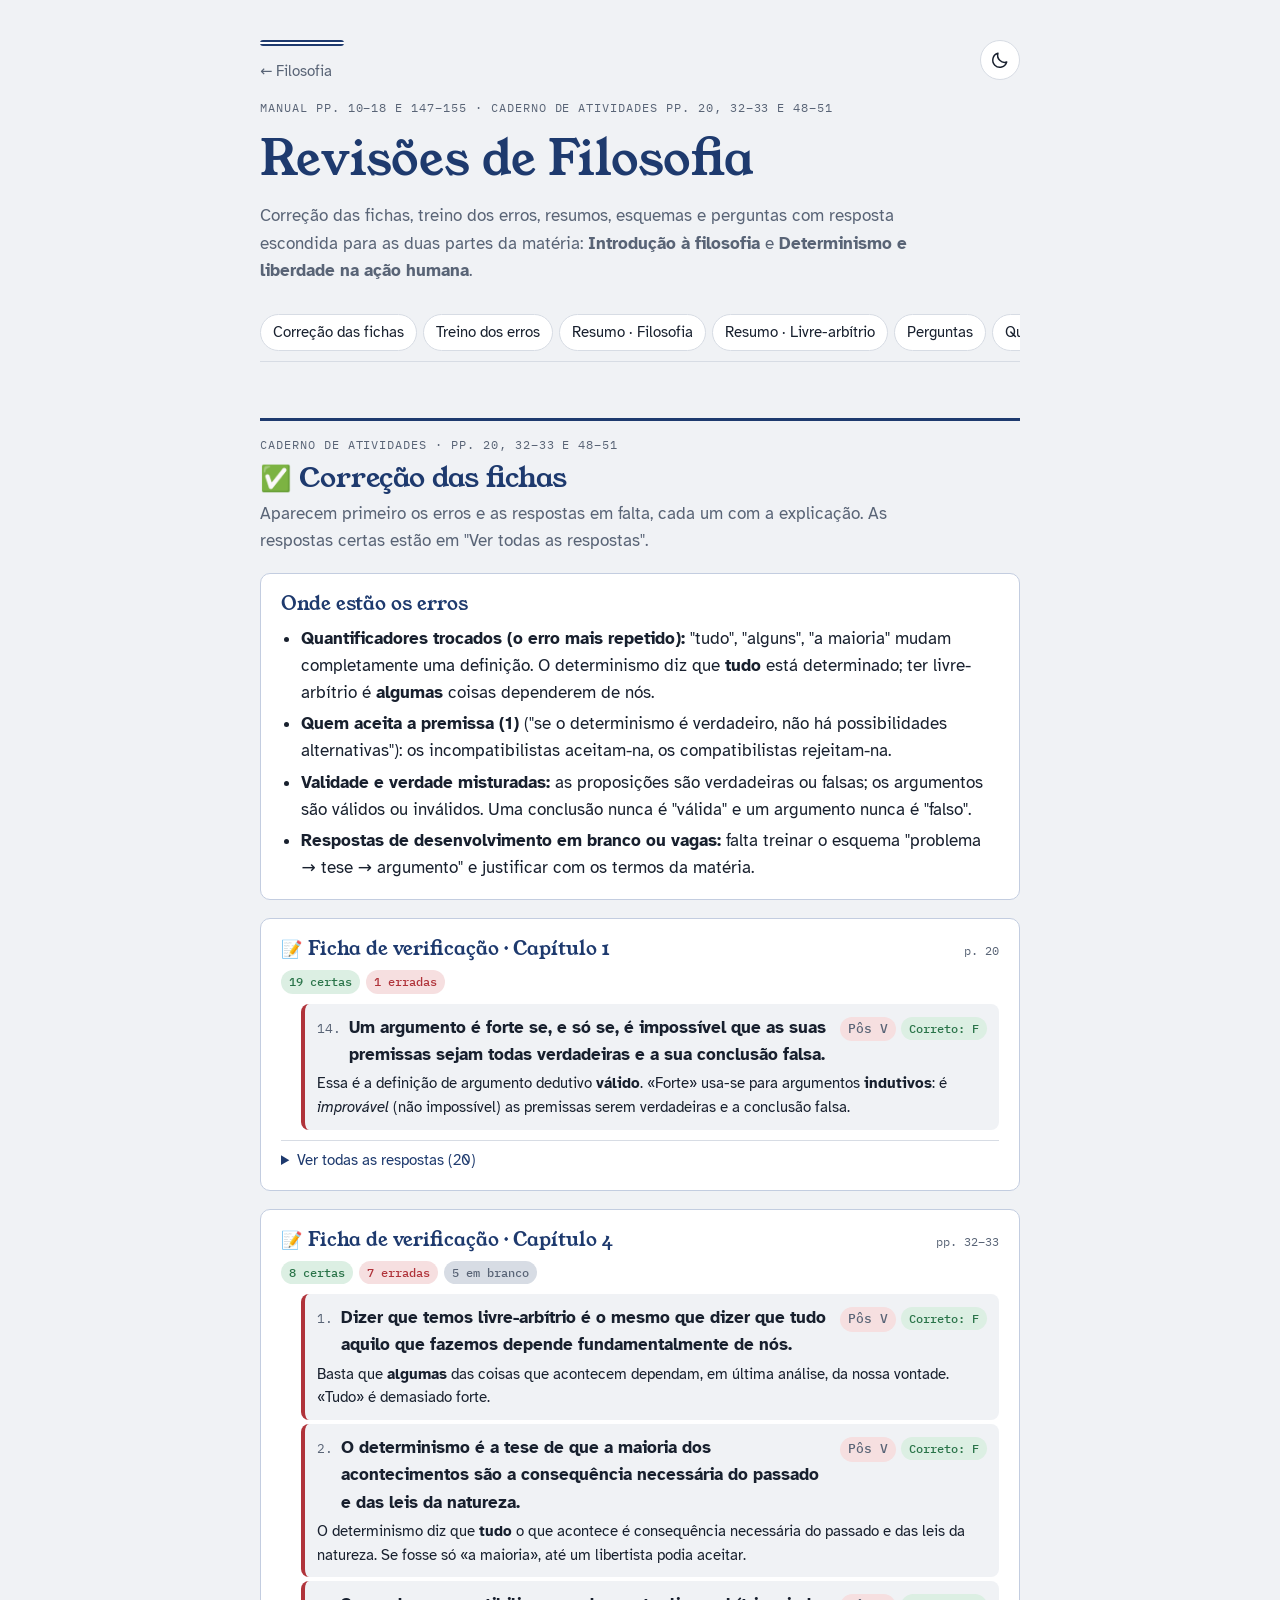
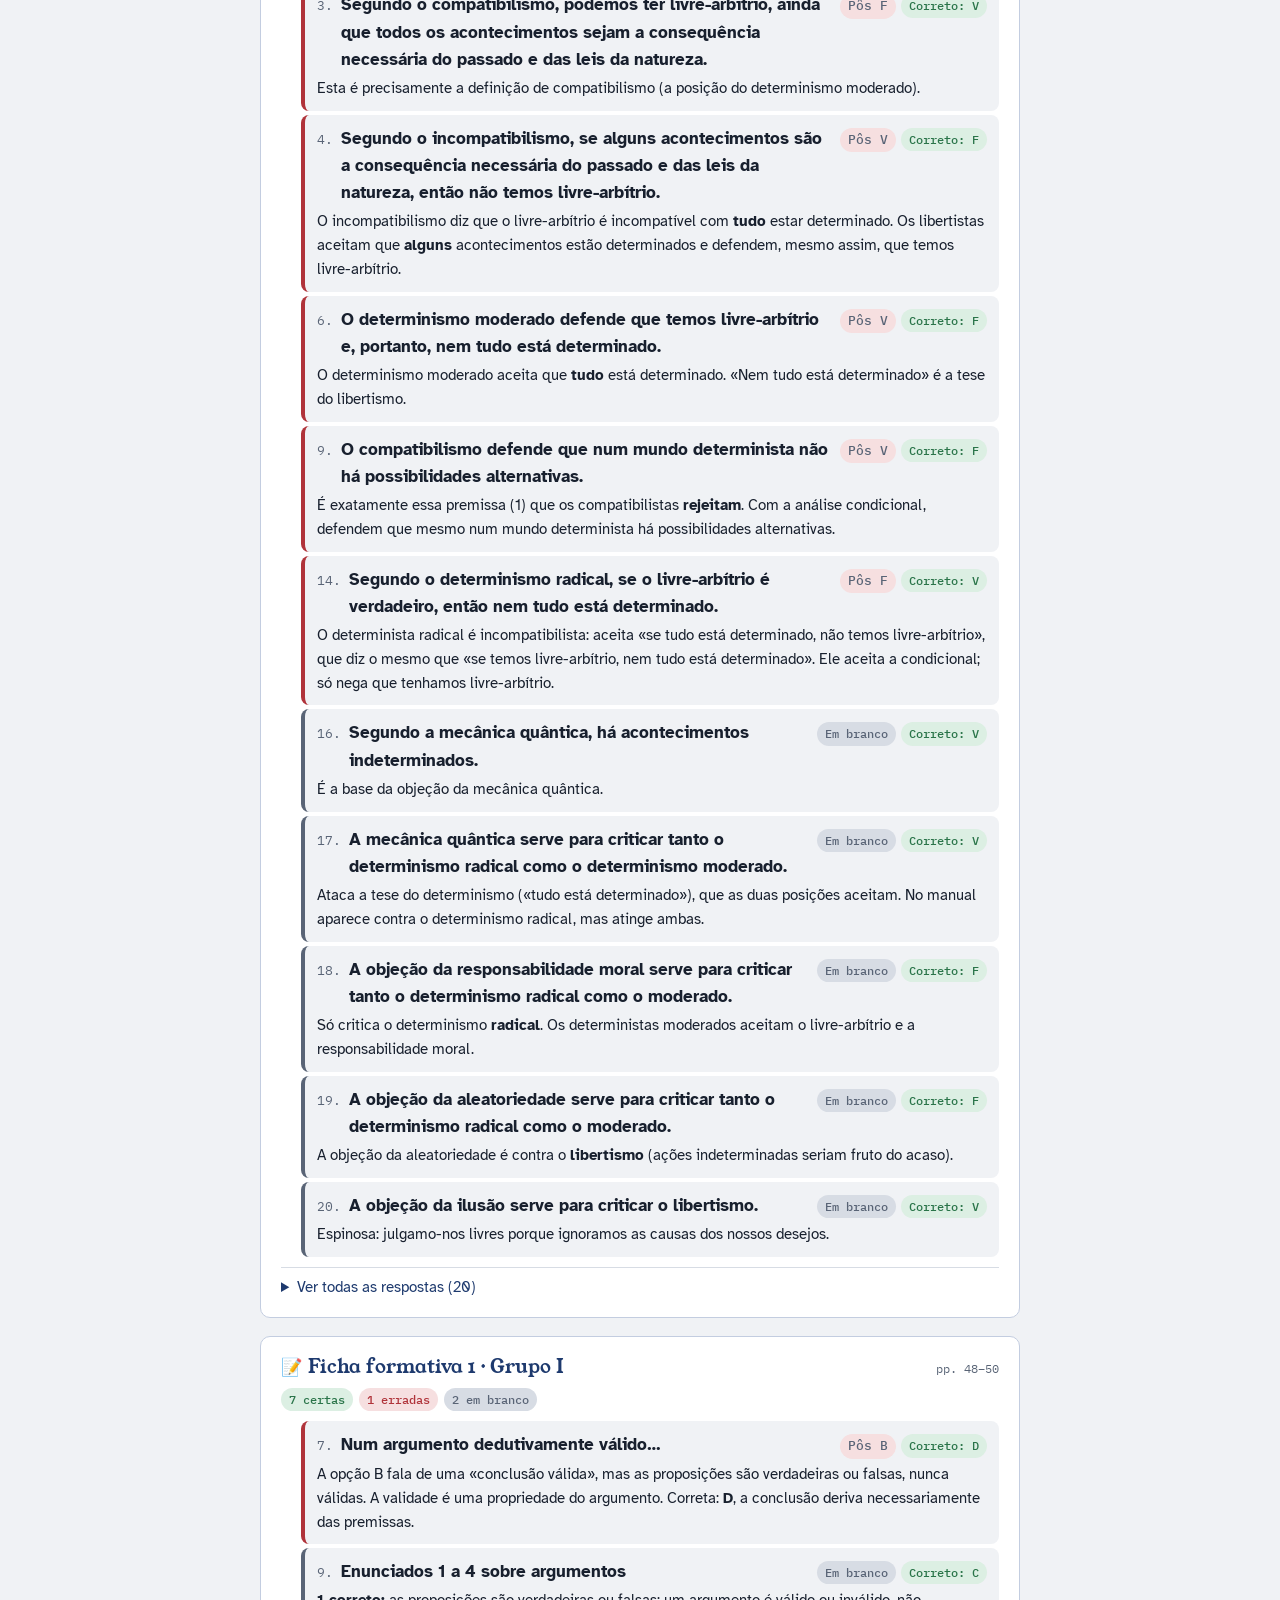
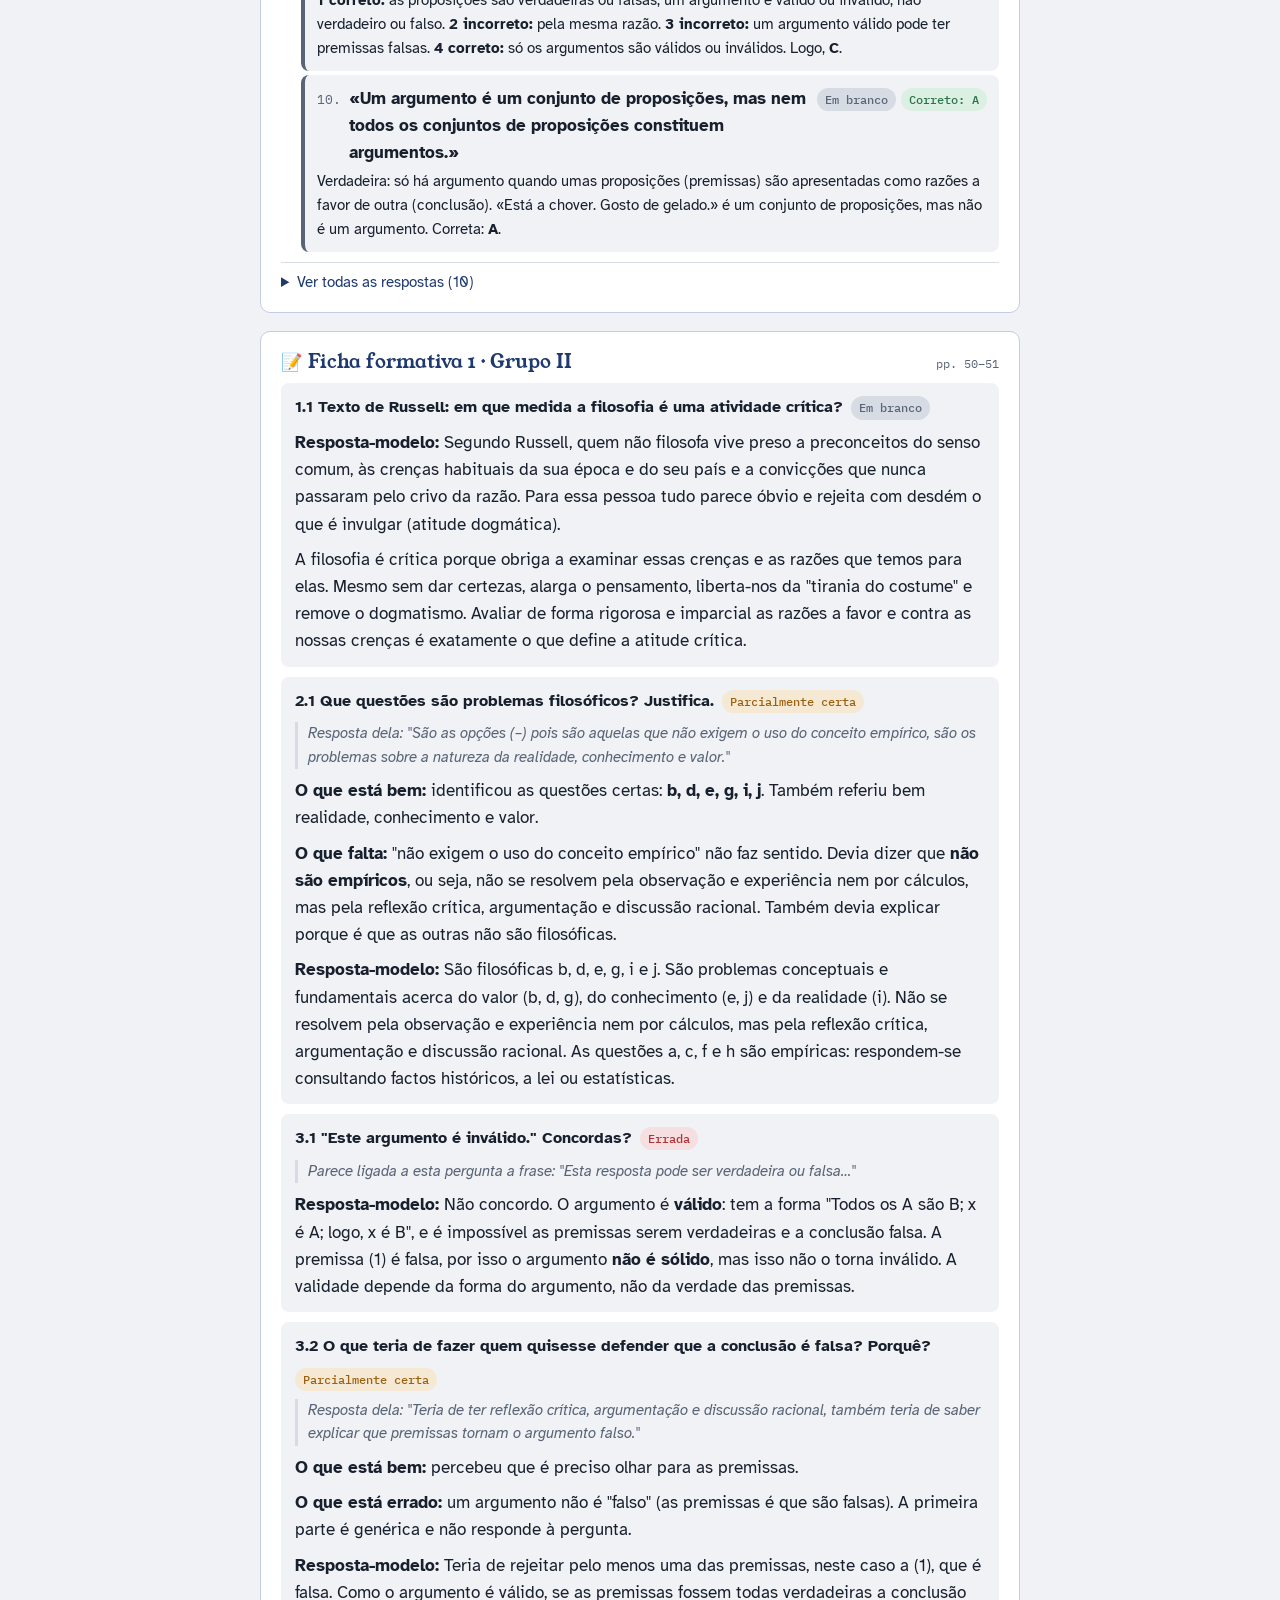
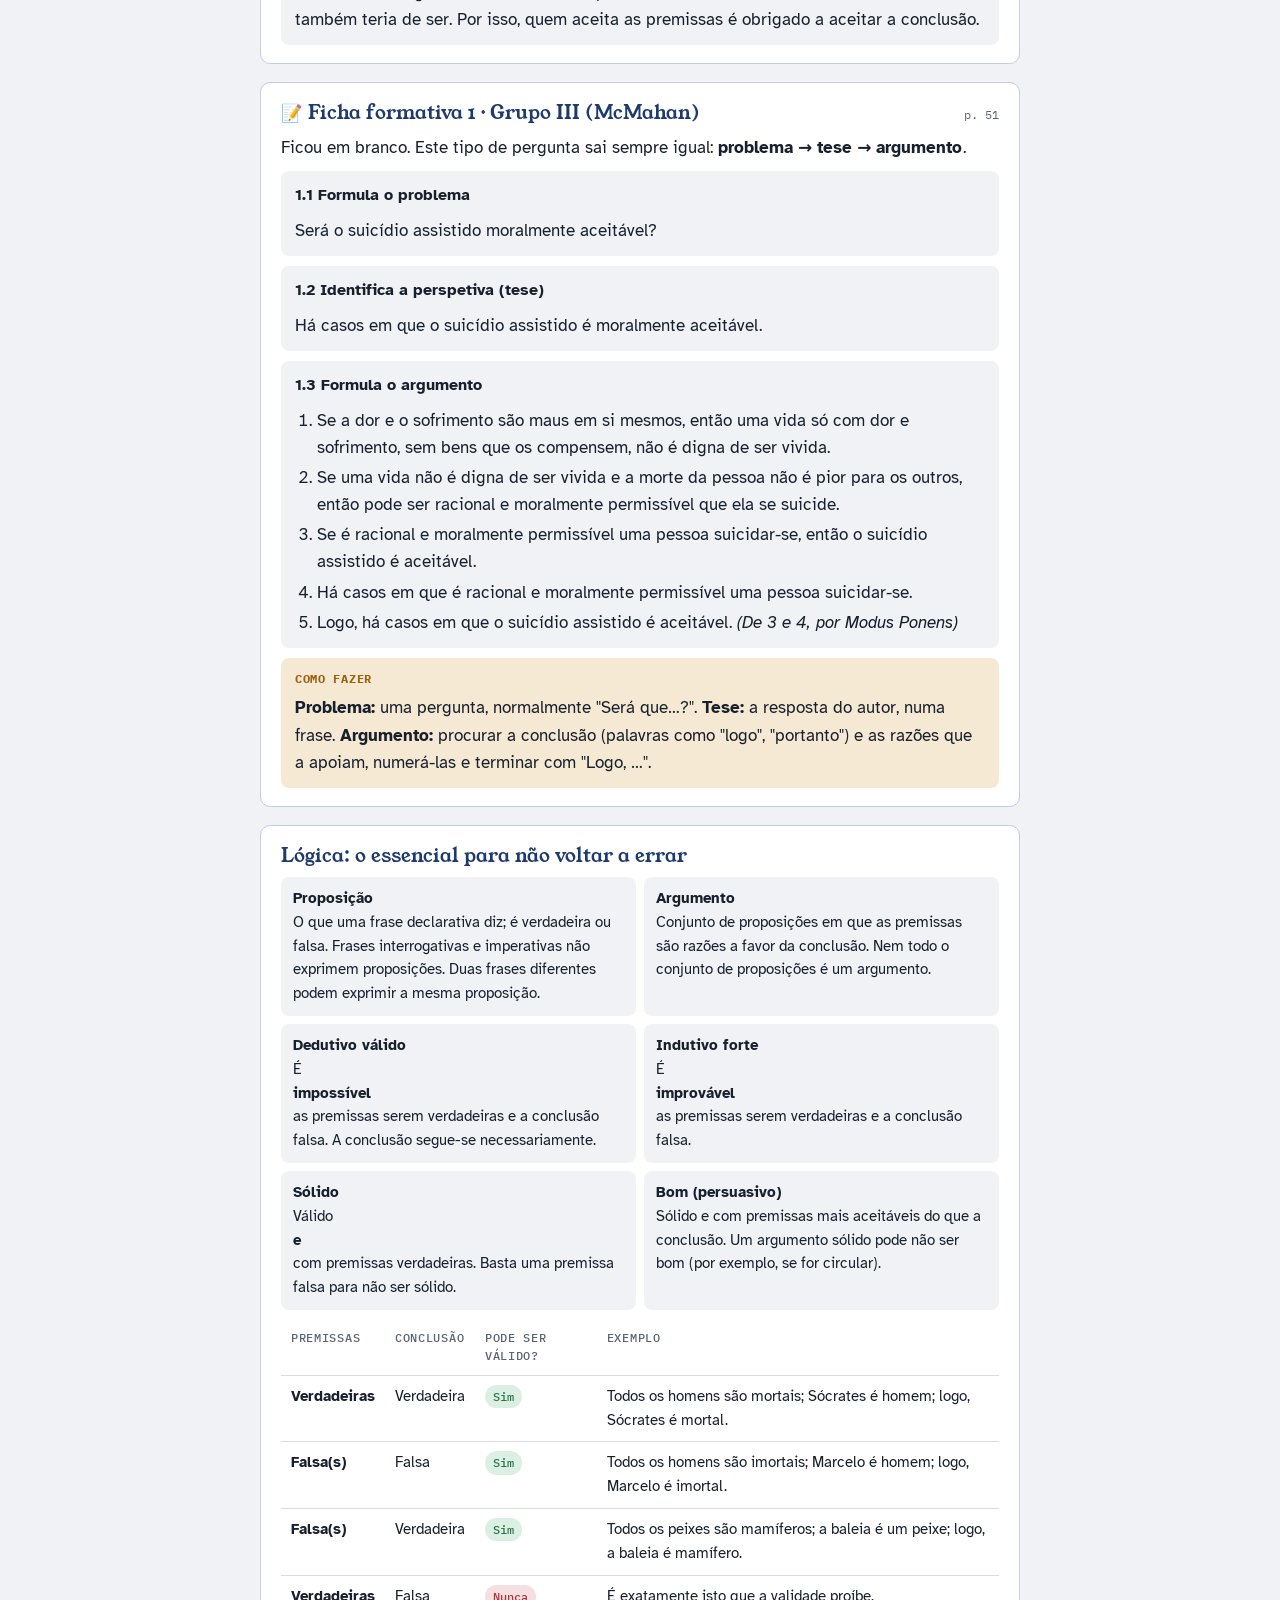
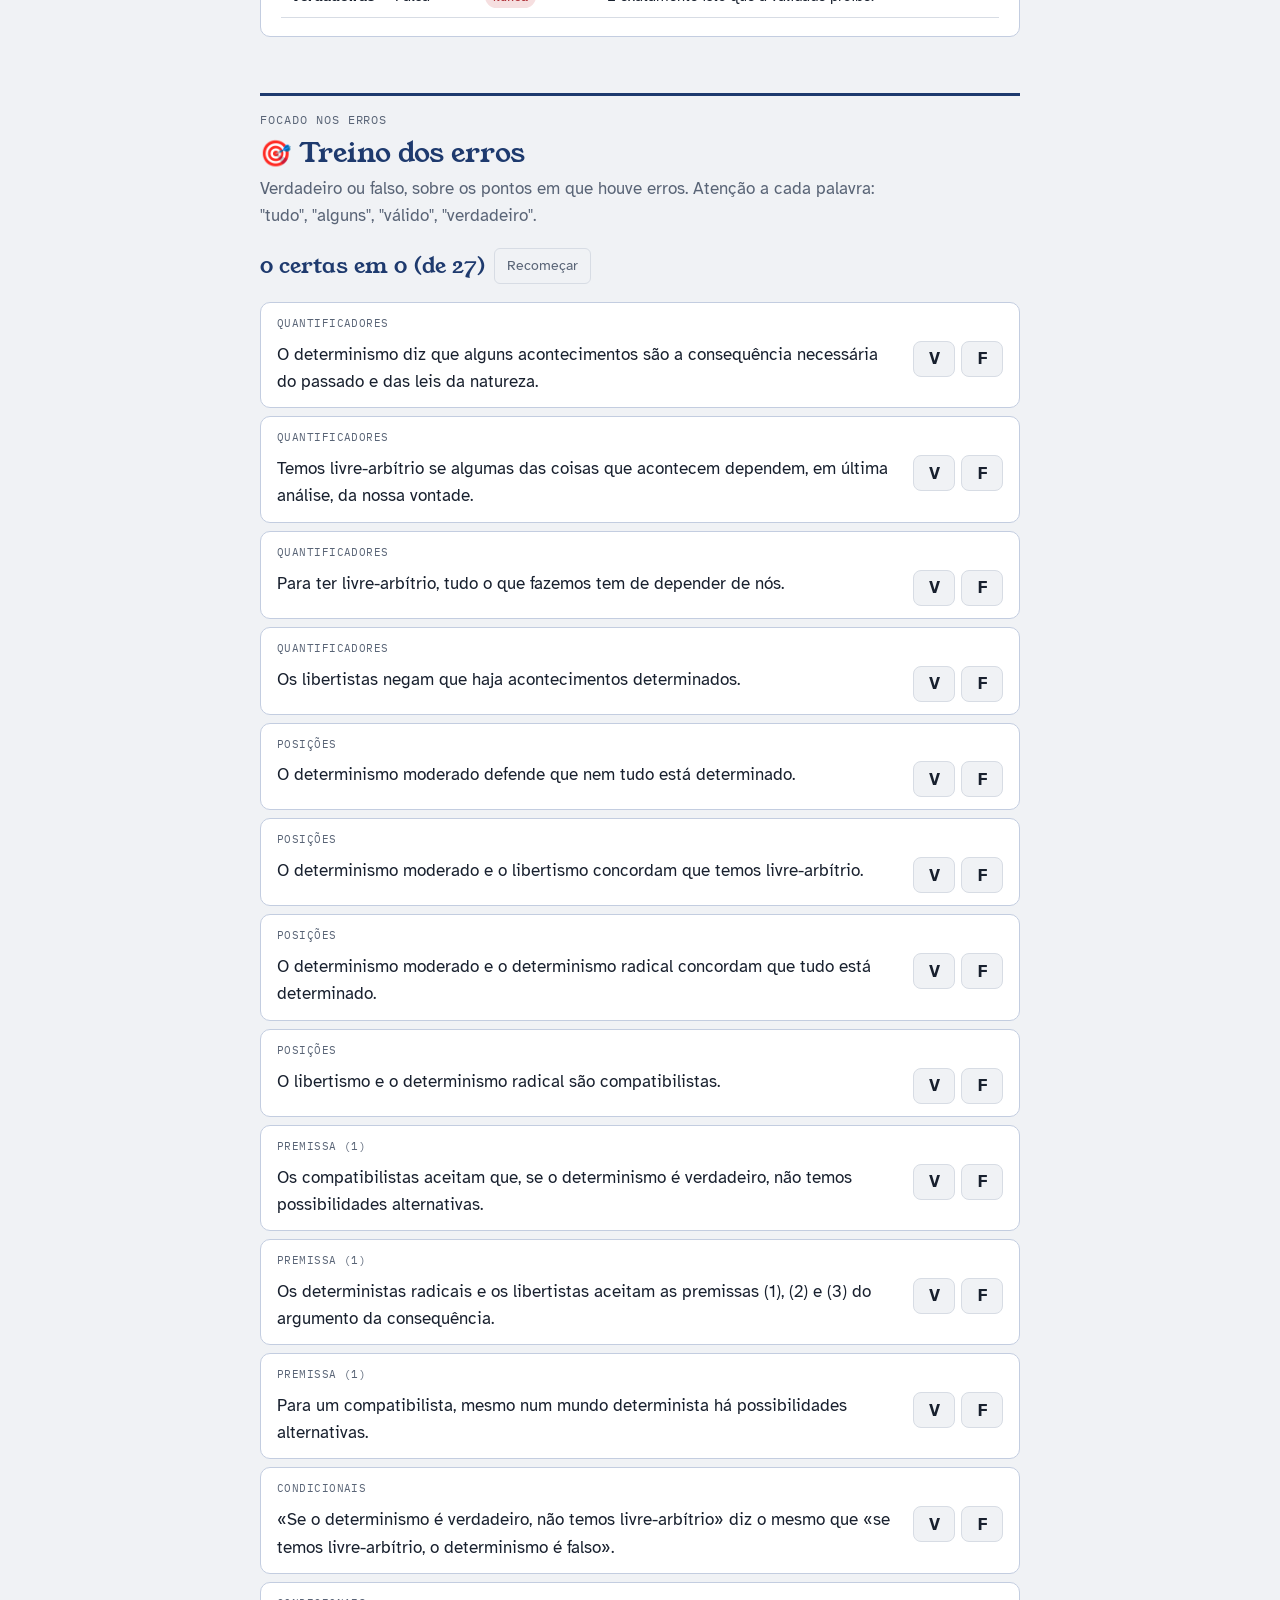
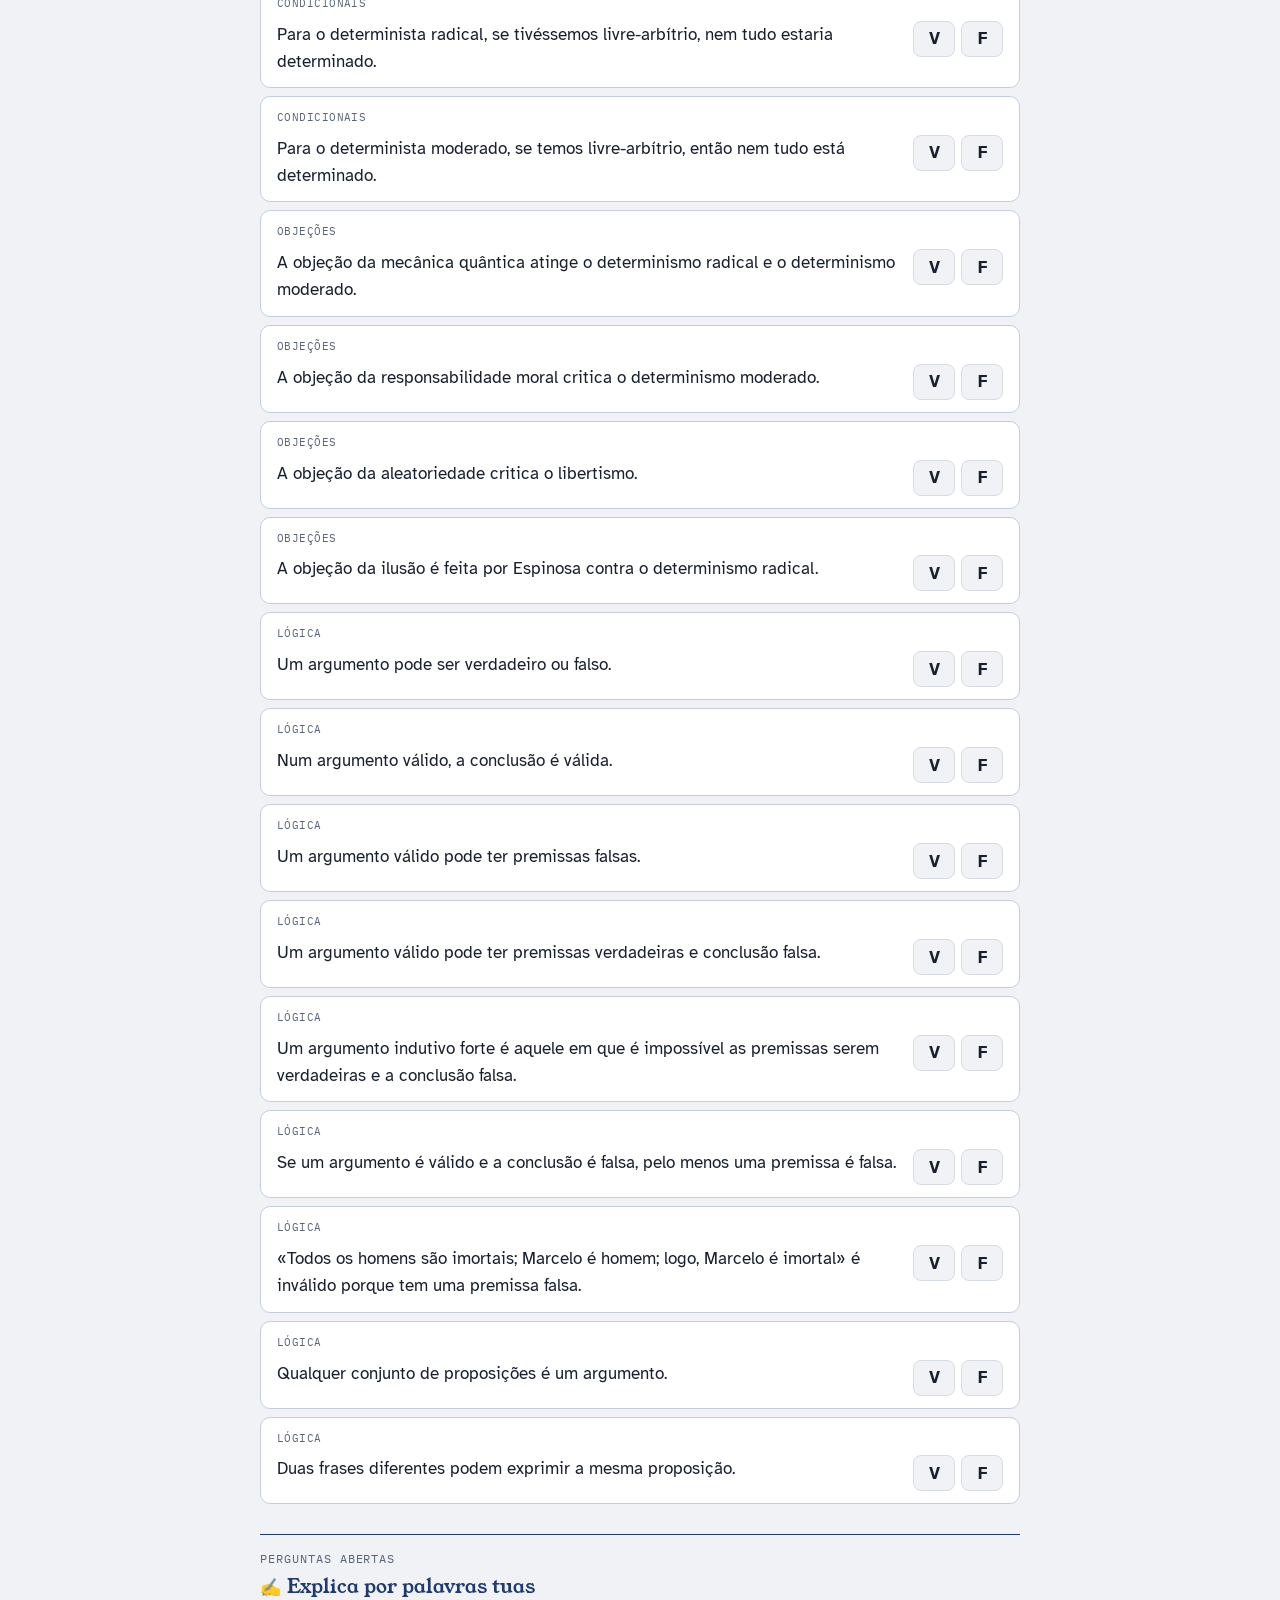
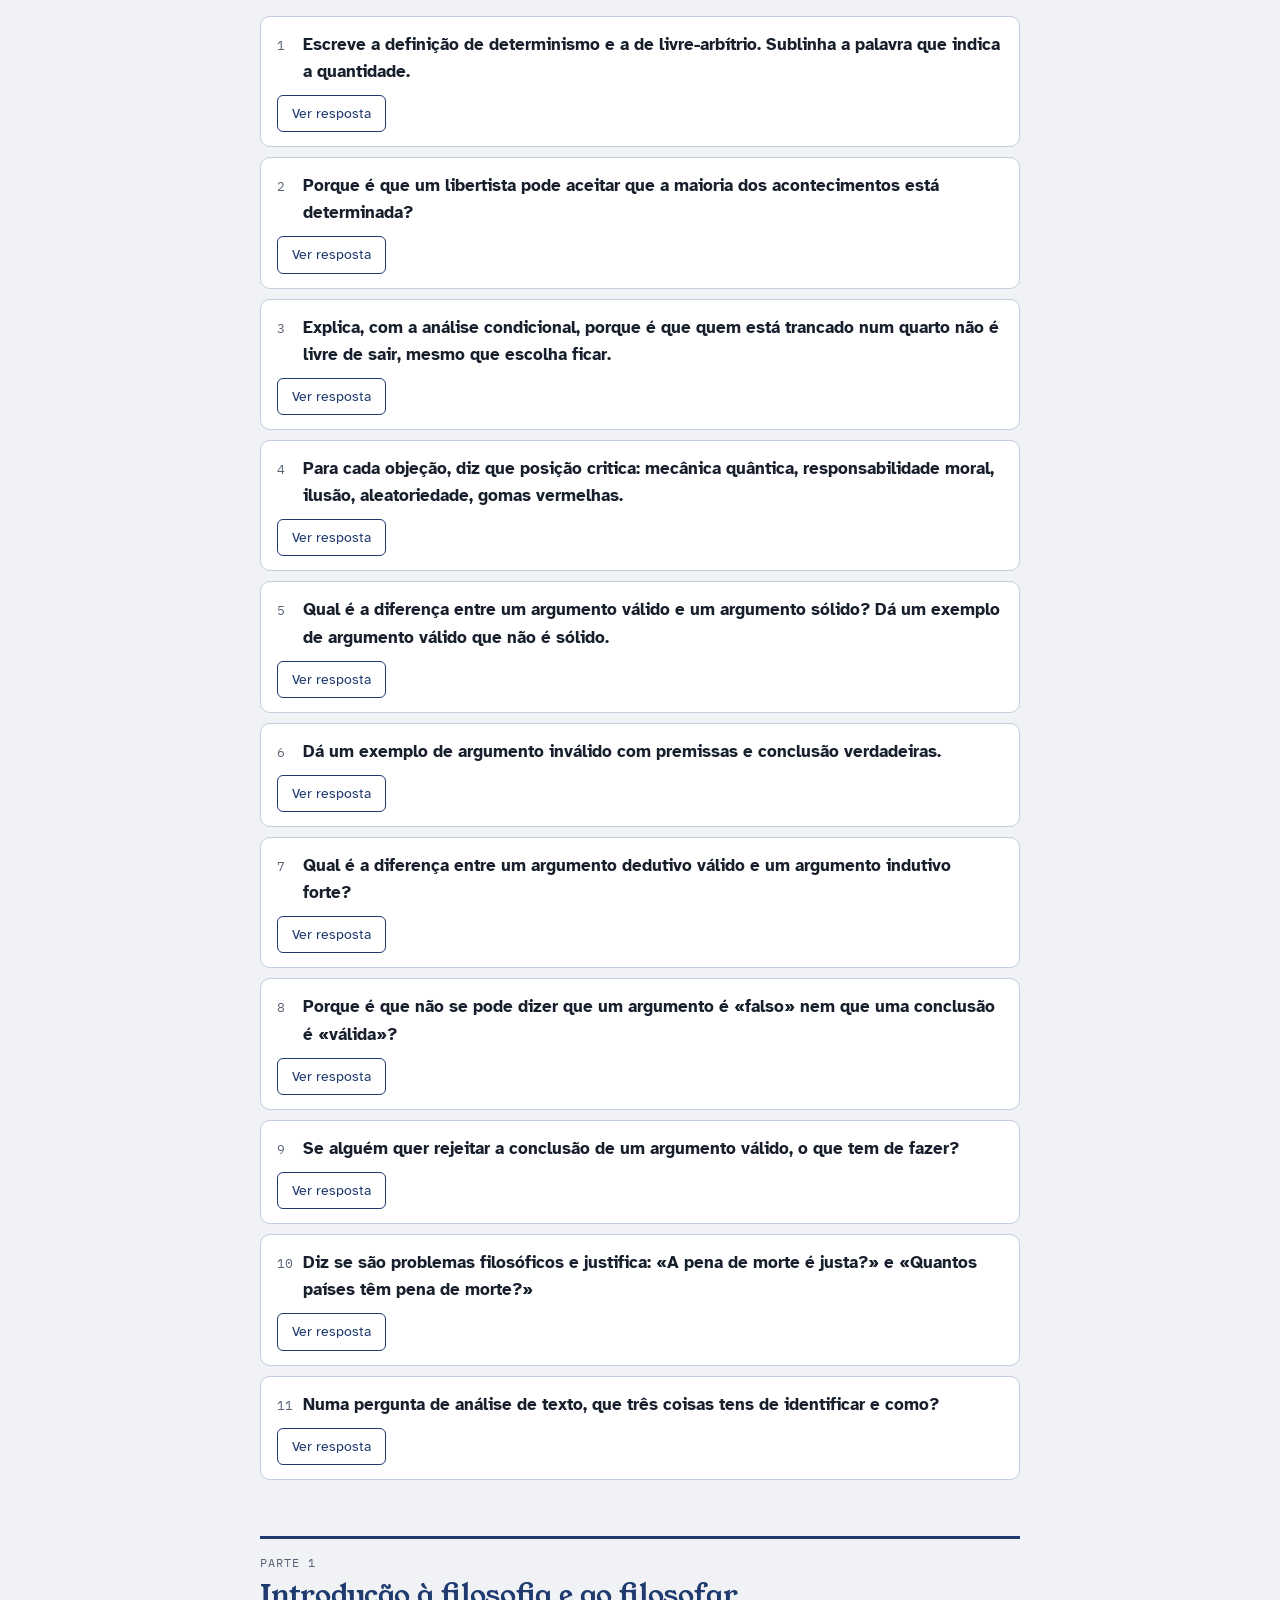
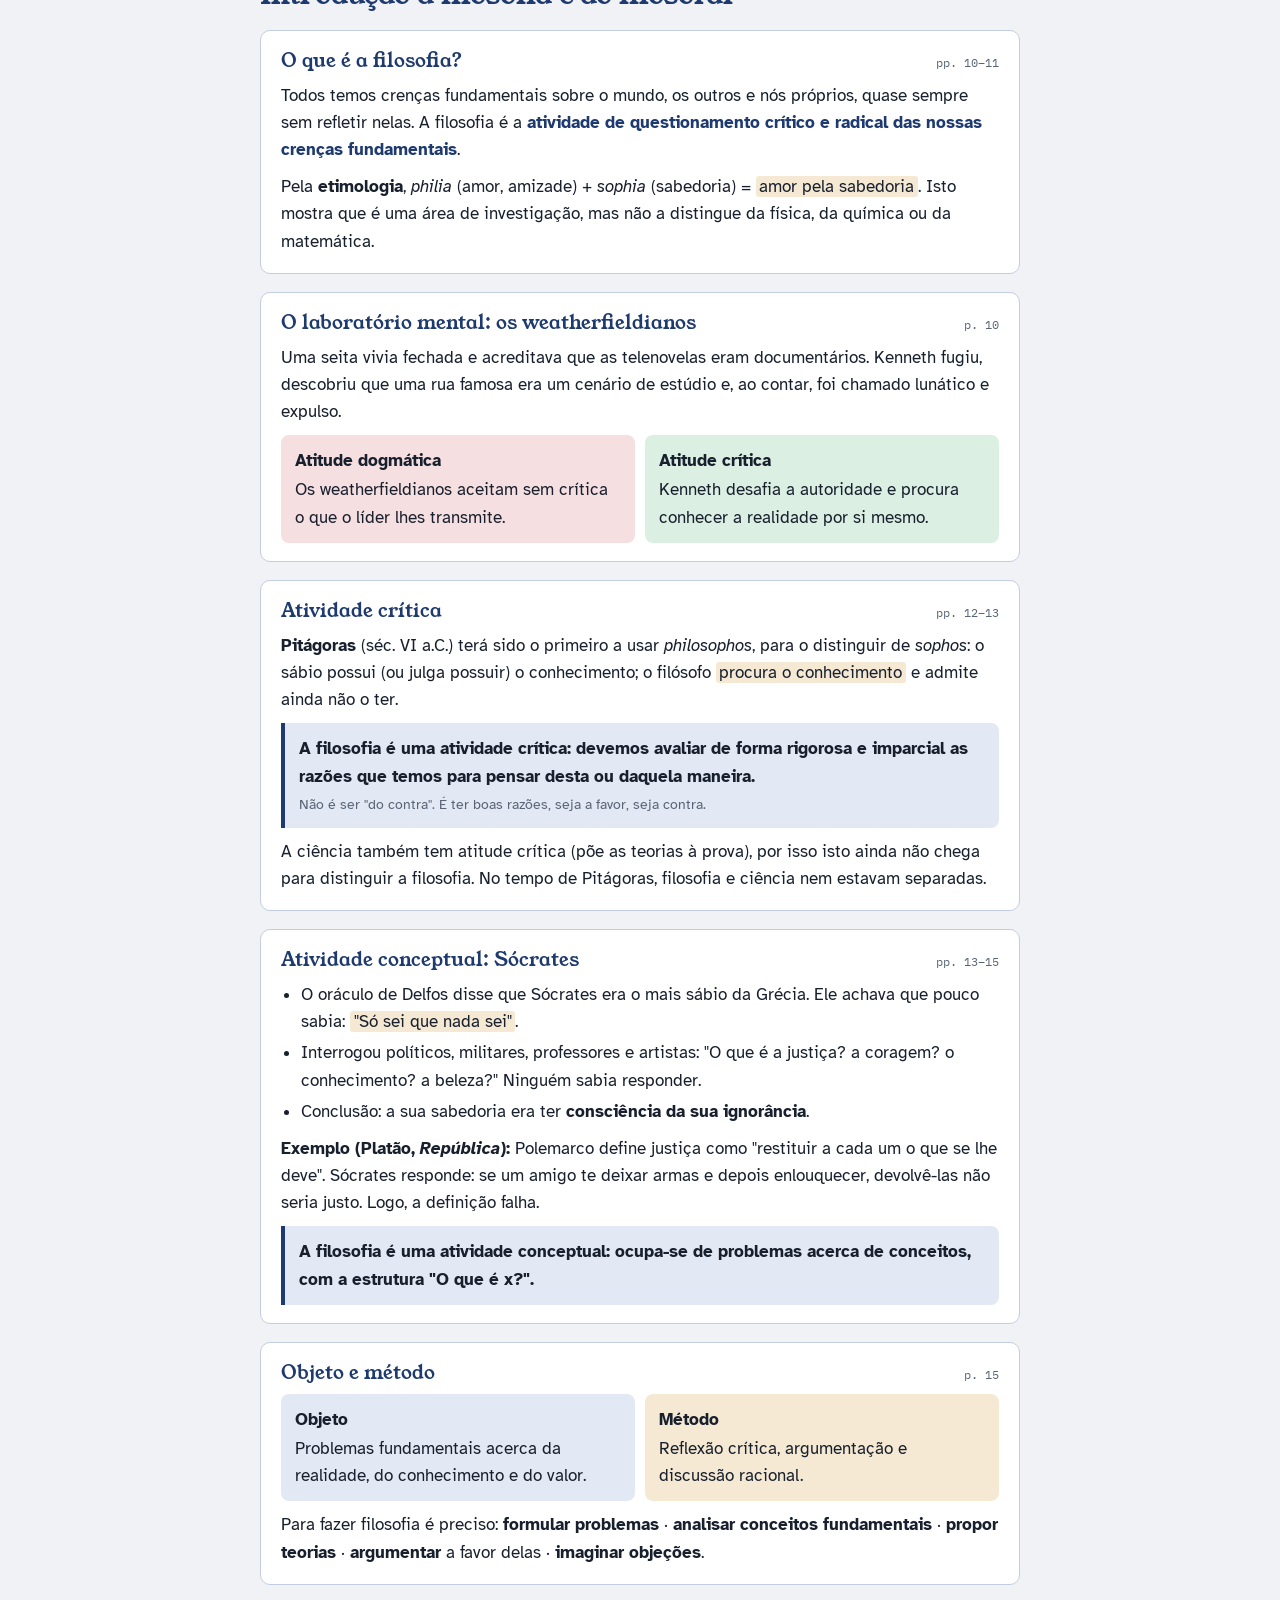
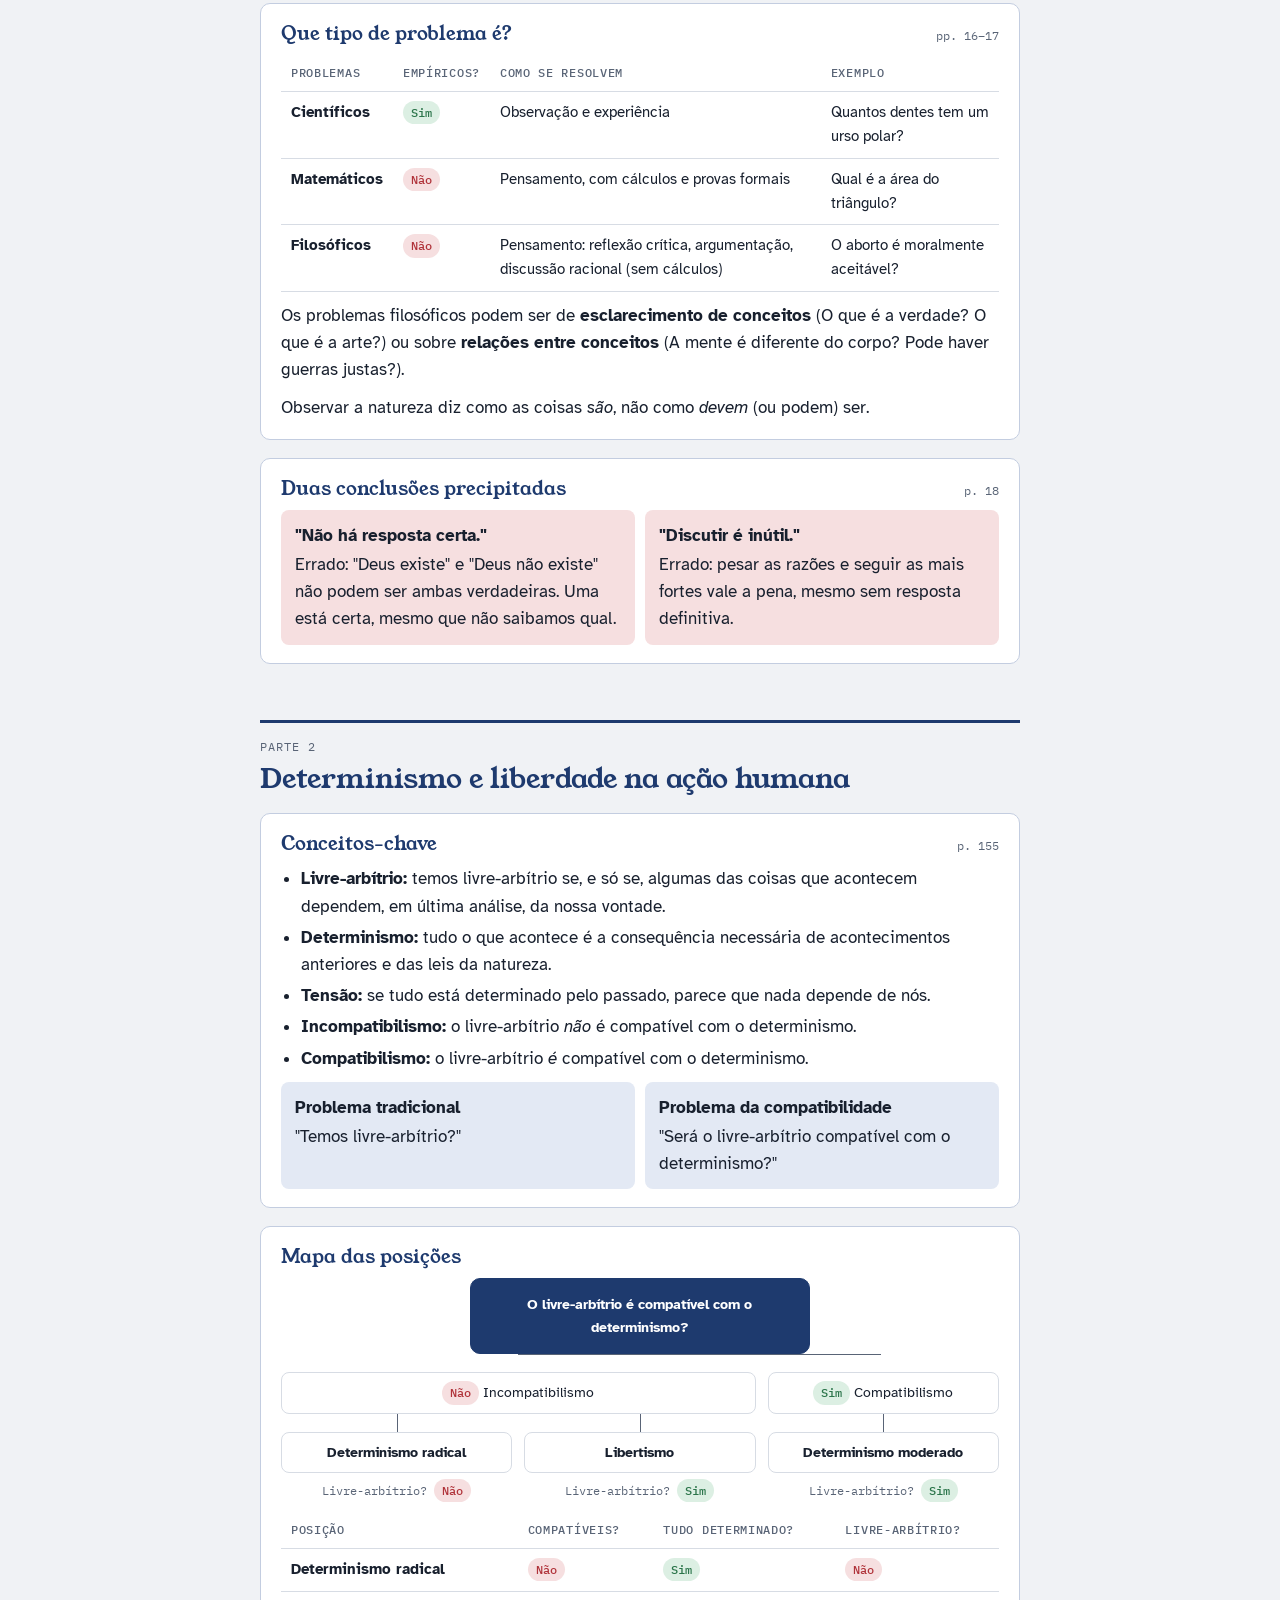
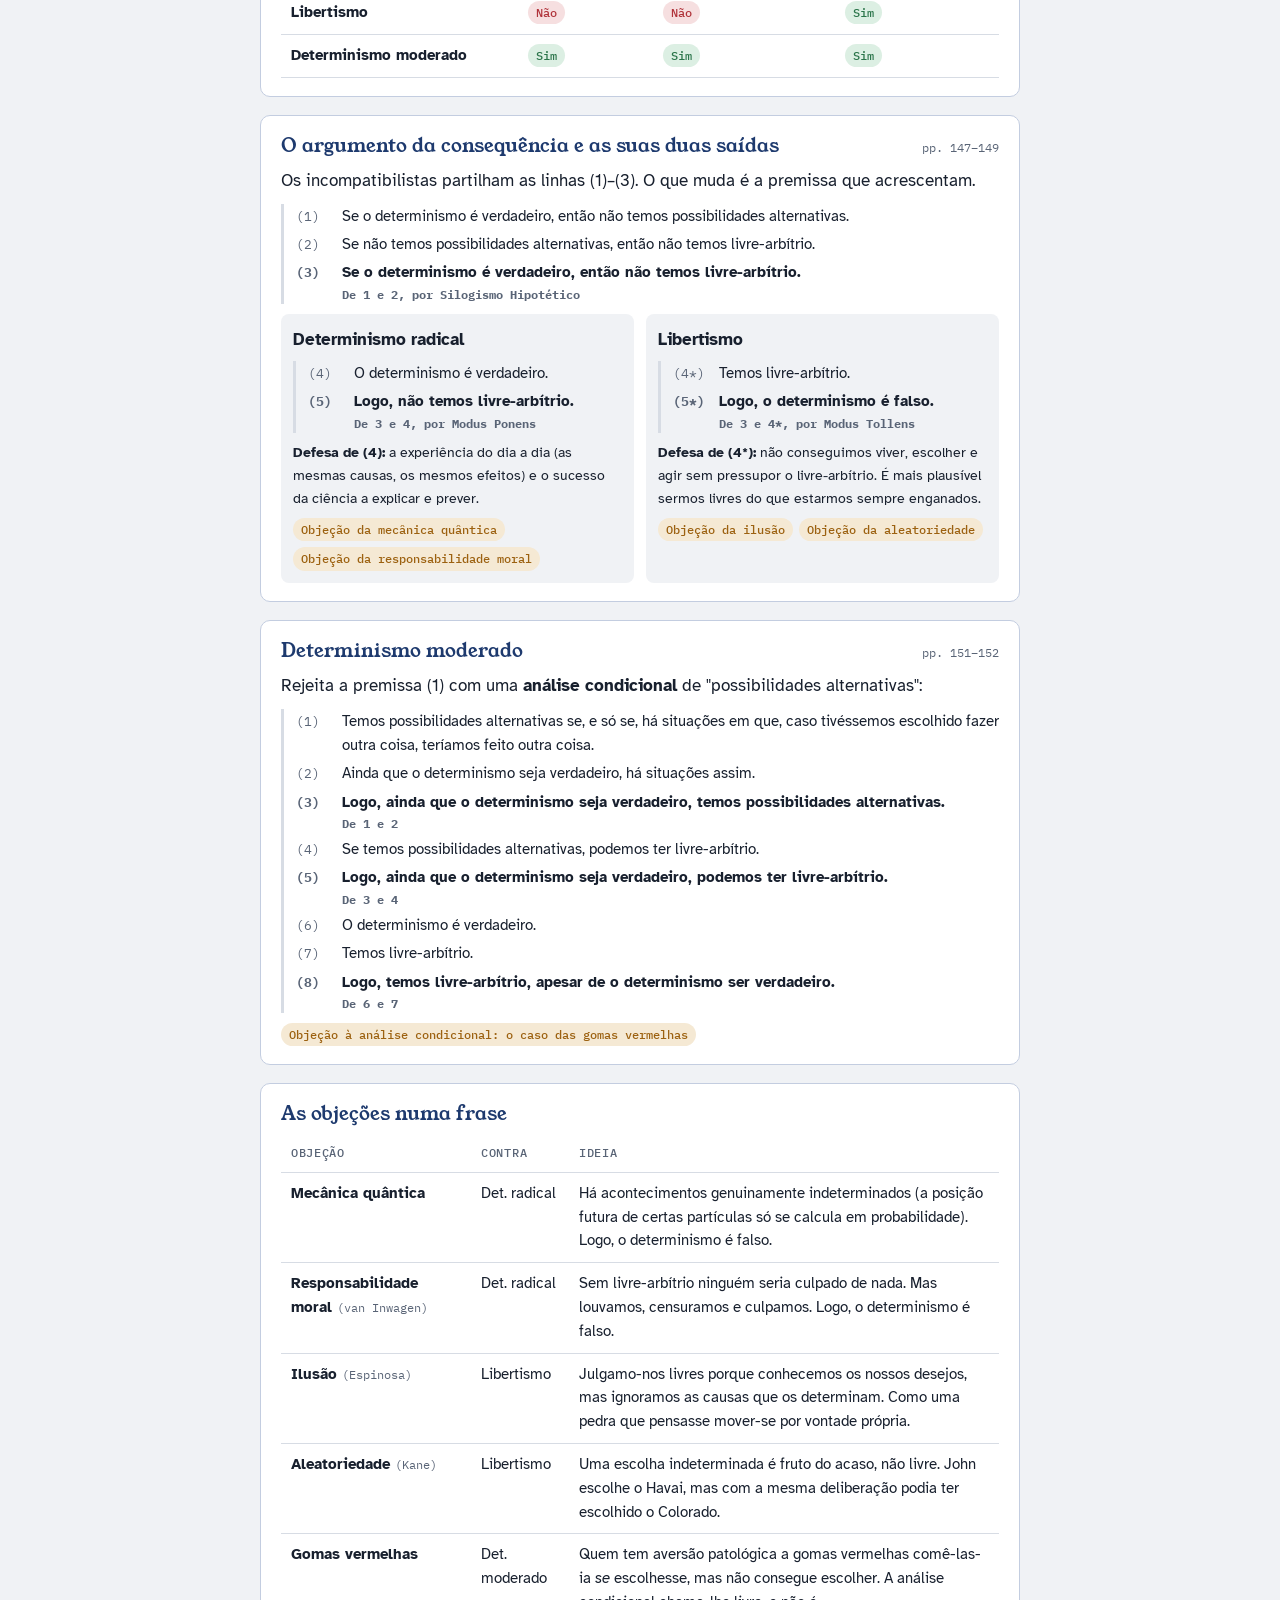
<file: filosofia/revisoes-introducao-determinismo-liberdade.html>
<!doctype html>
<html lang="pt-PT">
<head>
<meta charset="utf-8">
<meta name="viewport" content="width=device-width, initial-scale=1, viewport-fit=cover">
<script>try{document.documentElement.setAttribute("data-theme",localStorage.getItem("isa-tema")==="dark"?"dark":"light")}catch(e){document.documentElement.setAttribute("data-theme","light")}</script>
<title>Revisões de Filosofia</title>
<link rel="preconnect" href="https://fonts.googleapis.com">
<link rel="preconnect" href="https://fonts.gstatic.com" crossorigin>
<link rel="stylesheet" href="https://fonts.googleapis.com/css2?family=Young+Serif&family=Atkinson+Hyperlegible:ital,wght@0,400;0,700;1,400&family=IBM+Plex+Mono:wght@400;500&display=swap">
<style>
/* Layout: one reading column, sticky section bar; summaries as study cards, then self-check questions and a quiz. */
:root{
  --paper:#F0F2F5; --card:#FFFFFF; --ink:#18202E; --muted:#596476; --line:#D7DCE4;
  /* Cores da Filosofia: azul-escuro e branco */
  --accent:#1E3A6E; --accent-soft:#E3E9F4; --navy:#1E3A6E; --on-navy:#FFFFFF; --card-line:#C3CDE0;
  --ochre:#9C6110; --ochre-soft:#F5E9D4;
  --yes:#2A7449; --yes-soft:#DCEFE3; --no:#B0333A; --no-soft:#F6DFE0;
  --display:"Young Serif", Georgia, "Times New Roman", serif;
  --body:"Atkinson Hyperlegible", "Segoe UI", system-ui, sans-serif;
  --mono:"IBM Plex Mono", ui-monospace, Menlo, Consolas, monospace;
}
/* Modo escuro: só quando escolhido no botão (o claro é o padrão). */
:root[data-theme="dark"]{
  --paper:#10141B; --card:#181F2A; --ink:#E5E9F0; --muted:#9AA4B5; --line:#2A3341;
  --accent:#B4C7EE; --accent-soft:#1B2840; --navy:#24427A; --on-navy:#FFFFFF; --card-line:#2C3A57;
  --ochre:#E2A64C; --ochre-soft:#382B16;
  --yes:#72C597; --yes-soft:#17301F; --no:#F08B90; --no-soft:#3A1C20; color-scheme:dark;
}
*{box-sizing:border-box}
[hidden]{display:none!important}
html{padding-top:env(safe-area-inset-top,0px);padding-bottom:env(safe-area-inset-bottom,0px)}
body{margin:0}
img{max-width:100%}
body{background:var(--paper);color:var(--ink);font-family:var(--body);font-size:17px;line-height:1.6;
  padding-left:max(16px, env(safe-area-inset-left, 0px));padding-right:max(16px, env(safe-area-inset-right, 0px));}
body::before{content:"";position:fixed;inset:0 0 auto;height:env(safe-area-inset-top, 0px);z-index:10;background:var(--paper)}
.wrap{max-width:760px;margin:0 auto;padding-block:40px 80px}
h1,h2,h3{font-family:var(--display);font-weight:400;text-wrap:balance;line-height:1.2;margin:0}
h1{font-size:clamp(2.1rem,6vw,3rem)}
h2{font-size:1.75rem}
h3{font-size:1.2rem}
/* Títulos com a cor da disciplina */
h2,h3{color:var(--accent)}
/* Ícone antes dos títulos de perguntas, treinos e correções */
.ht{min-width:0}
.hi{font-style:normal;margin-right:.3em;font-family:"Apple Color Emoji","Segoe UI Emoji","Noto Color Emoji",sans-serif;font-size:.9em}
p{margin:0}
.eyebrow{font-family:var(--mono);font-size:.75rem;letter-spacing:.08em;text-transform:uppercase;color:var(--muted)}
.lede{color:var(--muted);max-width:60ch}
header.top{display:grid;gap:14px;padding-bottom:20px}
/* Identidade da disciplina: faixa azul-escura com risca branca, título e pormenores em azul-escuro */
header.top::before{content:"";display:block;width:84px;height:6px;border-radius:3px;
  background:linear-gradient(var(--navy) 0 38%,#fff 38% 62%,var(--navy) 62%)}
header.top h1{color:var(--accent)}

nav.bar{position:sticky;top:env(safe-area-inset-top, 0px);z-index:5;background:var(--paper);
  border-bottom:1px solid var(--line);margin-bottom:28px;padding-block:10px;display:flex;gap:8px;align-items:center}
nav.bar ul{list-style:none;margin:0;padding:0;display:flex;gap:6px;overflow-x:auto;flex:1;min-width:0}
nav.bar a{display:block;white-space:nowrap;text-decoration:none;color:var(--ink);font-size:.92rem;
  padding:6px 12px;border-radius:999px;border:1px solid var(--line);background:var(--card)}
nav.bar a:hover{border-color:var(--navy);background:var(--navy);color:var(--on-navy)}
a:focus-visible,button:focus-visible{outline:2px solid var(--accent);outline-offset:2px}

section.block{display:grid;gap:18px;padding-block:28px;scroll-margin-top:64px}
.part-head{display:grid;gap:6px;border-top:3px solid var(--navy);padding-top:14px}
.part-head h2{color:var(--accent)}
.card{background:var(--card);border:1px solid var(--card-line);border-radius:10px;padding:18px 20px;display:grid;gap:10px;min-width:0}
.card h3{display:flex;gap:10px;align-items:baseline}
.card h3 .pg{margin-left:auto;font-family:var(--mono);font-size:.72rem;color:var(--muted);white-space:nowrap}
.card ul{margin:0;padding-left:1.2em;display:grid;gap:4px}
.key{background:var(--accent-soft);border-left:4px solid var(--navy);border-radius:0 8px 8px 0;padding:12px 14px;font-weight:700}
.key small{display:block;font-weight:400;color:var(--muted);font-size:.85rem;margin-top:4px}
mark{background:var(--ochre-soft);color:var(--ink);padding:0 .2em;border-radius:3px}
em.term{font-style:normal;font-weight:700;color:var(--accent)}

.vs{display:grid;grid-template-columns:1fr 1fr;gap:10px}
.vs > div{border-radius:8px;padding:12px 14px;min-width:0}
.vs .good{background:var(--yes-soft)} .vs .bad{background:var(--no-soft)}
.vs b{display:block;margin-bottom:2px}
@media (max-width:520px){.vs{grid-template-columns:1fr}}

.scroll{overflow-x:auto}
table{border-collapse:collapse;width:100%;font-size:.93rem}
th,td{text-align:left;padding:9px 10px;border-bottom:1px solid var(--line);vertical-align:top}
th{font-family:var(--mono);font-size:.72rem;letter-spacing:.06em;text-transform:uppercase;color:var(--muted);font-weight:500}
td:first-child{font-weight:700}
.pill{display:inline-block;font-family:var(--mono);font-size:.75rem;padding:2px 8px;border-radius:999px;font-weight:500;white-space:nowrap}
.pill.y{background:var(--yes-soft);color:var(--yes)} .pill.n{background:var(--no-soft);color:var(--no)}
.pill.o{background:var(--ochre-soft);color:var(--ochre)}

/* Positions tree */
.tree{min-width:560px;display:grid;grid-template-columns:repeat(3,1fr);gap:0 12px;text-align:center;font-size:.9rem}
.node{border:1px solid var(--line);background:var(--card);border-radius:8px;padding:8px 10px}
.node.q{grid-column:1/-1;justify-self:center;border-color:var(--navy);background:var(--navy);color:var(--on-navy);font-weight:700;max-width:340px}
.node.mid{grid-column:span 2}
.node.mid.c{grid-column:span 1}
.stem{height:18px;position:relative}
.stem::after{content:"";position:absolute;left:50%;top:0;bottom:0;border-left:1.5px solid var(--muted)}
.hline{grid-column:1/-1;height:18px;position:relative}
.hline::before{content:"";position:absolute;top:0;left:33%;right:16.5%;border-top:1.5px solid var(--muted)}
.leaf{display:grid;gap:6px;justify-items:center}
.leaf .node{width:100%;font-weight:700}
.tag{font-family:var(--mono);font-size:.72rem;color:var(--muted)}

/* Arguments */
.arg{font-size:.95rem;display:grid;gap:4px;border-left:3px solid var(--line);padding-left:12px}
.arg .l{display:grid;grid-template-columns:2.6em 1fr;gap:6px}
.arg .n{font-family:var(--mono);font-size:.82rem;color:var(--muted);padding-top:2px}
.arg .r{font-family:var(--mono);font-size:.75rem;color:var(--muted);display:block}
.arg .l.c{font-weight:700}
.split{display:grid;grid-template-columns:1fr 1fr;gap:12px}
.split > div{min-width:0;display:grid;gap:8px;align-content:start;border-radius:8px;padding:12px;background:var(--paper)}
@media (max-width:560px){.split{grid-template-columns:1fr}}
.objs{display:flex;flex-wrap:wrap;gap:6px}

/* Questions */
.tools{display:flex;flex-wrap:wrap;gap:8px;align-items:center}
button{font:inherit;cursor:pointer}
.chip{font-size:.88rem;padding:6px 12px;border-radius:999px;border:1px solid var(--line);background:var(--card);color:var(--ink)}
.chip[aria-pressed="true"]{background:var(--navy);color:var(--on-navy);border-color:var(--navy)}
.ghost{font-size:.88rem;padding:6px 12px;border-radius:6px;border:1px solid var(--line);background:transparent;color:var(--muted)}
.ghost:hover{color:var(--ink);border-color:var(--ink)}
.progress{display:grid;gap:6px;font-size:.9rem;color:var(--muted)}
.meter{height:8px;border-radius:99px;background:var(--line);overflow:hidden;display:flex}
.meter i{display:block;height:100%}
.meter .k{background:var(--yes)} .meter .r{background:var(--ochre)}
.qlist{list-style:none;margin:0;padding:0;display:grid;gap:10px}
.q{background:var(--card);border:1px solid var(--card-line);border-radius:10px;padding:14px 16px;display:grid;gap:10px}
.q[data-s="k"]{border-left:4px solid var(--yes)} .q[data-s="r"]{border-left:4px solid var(--ochre)}
.qhead{display:grid;grid-template-columns:auto 1fr;gap:10px;align-items:baseline}
.qnum{font-family:var(--mono);font-size:.8rem;color:var(--muted);min-width:2ch}
.qtext{font-weight:700}
.qmeta{font-family:var(--mono);font-size:.7rem;color:var(--muted);letter-spacing:.04em}
.reveal{justify-self:start;font-size:.9rem;padding:6px 14px;border-radius:6px;border:1px solid var(--accent);color:var(--accent);background:transparent}
.reveal[aria-expanded="true"]{background:var(--accent-soft)}
.ans{background:var(--paper);border-radius:8px;padding:12px 14px;display:grid;gap:8px;font-size:.96rem}
.ans ul{margin:0;padding-left:1.2em;display:grid;gap:3px}
.self{display:flex;gap:8px;flex-wrap:wrap;align-items:center;font-size:.85rem;color:var(--muted)}
.self button{font-size:.85rem;padding:4px 12px;border-radius:999px;border:1px solid var(--line);background:var(--card);color:var(--ink)}
.self button.k[aria-pressed="true"]{background:var(--yes-soft);border-color:var(--yes);color:var(--yes)}
.self button.r[aria-pressed="true"]{background:var(--ochre-soft);border-color:var(--ochre);color:var(--ochre)}
.disc{font-family:var(--mono);font-size:.7rem;padding:1px 6px;border-radius:4px;background:var(--ochre-soft);color:var(--ochre);margin-left:6px;vertical-align:middle}

/* Quiz */
.mc{background:var(--card);border:1px solid var(--card-line);border-radius:10px;padding:14px 16px;display:grid;gap:10px}
.opts{display:grid;gap:6px}
.opt{text-align:left;padding:9px 12px;border-radius:8px;border:1px solid var(--line);background:var(--paper);color:var(--ink);font-size:.95rem}
.opt:hover:not(:disabled){border-color:var(--accent)}
.opt:disabled{cursor:default}
.opt.right{background:var(--yes-soft);border-color:var(--yes)}
.opt.wrong{background:var(--no-soft);border-color:var(--no)}
.fb{font-size:.9rem;color:var(--muted)}
.score{font-family:var(--display);font-size:1.4rem;color:var(--accent)}
footer{color:var(--muted);font-size:.85rem;padding-top:30px;border-top:1px solid var(--line)}

/* Correção das fichas */
.pill.b{background:var(--line);color:var(--muted)}
.tally{display:flex;flex-wrap:wrap;gap:6px}
.fix{list-style:none;margin:0;padding:0;display:grid;gap:8px}
.fix li{display:grid;gap:4px;padding:10px 12px;border-radius:8px;background:var(--paper);border-left:4px solid var(--no)}
.fix li.blank{border-left-color:var(--muted)}
.fix .top{display:flex;flex-wrap:wrap;gap:8px;align-items:baseline}
.fix .n{font-family:var(--mono);font-size:.8rem;color:var(--muted)}
.fix .stmt{font-weight:700;flex:1 1 240px;min-width:0}
.fix .why{font-size:.93rem}
details.all{border-top:1px solid var(--line);padding-top:8px}
details.all summary{cursor:pointer;color:var(--accent);font-size:.92rem}
details.all table{margin-top:8px}
td.c{white-space:nowrap;font-family:var(--mono);font-size:.85rem}
.open{display:grid;gap:8px;padding:12px 14px;border-radius:8px;background:var(--paper)}
.open h4{margin:0;font-size:1rem;display:flex;gap:8px;flex-wrap:wrap;align-items:baseline}
.open .her{font-size:.92rem;color:var(--muted);border-left:3px solid var(--line);padding-left:10px;font-style:italic}
.open ol,.open ul{margin:0;padding-left:1.3em;display:grid;gap:3px}
.lesson{background:var(--ochre-soft);border-radius:8px;padding:12px 14px;display:grid;gap:6px}
.lesson b.h{font-family:var(--mono);font-size:.72rem;letter-spacing:.06em;text-transform:uppercase;color:var(--ochre)}

/* V/F trainer */
.tf{background:var(--card);border:1px solid var(--card-line);border-radius:10px;padding:12px 16px;display:grid;gap:8px}
.tf .row{display:flex;gap:12px;align-items:flex-start}
.tf .txt{flex:1;min-width:0}
.tf .btns{display:flex;gap:6px;flex-shrink:0}
.tf .btns button{width:42px;height:36px;border-radius:8px;border:1px solid var(--line);background:var(--paper);color:var(--ink);font-weight:700}
.tf .btns button:disabled{cursor:default}
.tf .btns button.right{background:var(--yes-soft);border-color:var(--yes);color:var(--yes)}
.tf .btns button.wrong{background:var(--no-soft);border-color:var(--no);color:var(--no)}
.tf .theme{font-family:var(--mono);font-size:.7rem;color:var(--muted);letter-spacing:.04em;text-transform:uppercase}
.logic{display:grid;grid-template-columns:repeat(2,minmax(0,1fr));gap:8px}
.logic > div{border-radius:8px;padding:10px 12px;background:var(--paper);font-size:.93rem;min-width:0}
.logic b{display:block}
@media (max-width:520px){.logic{grid-template-columns:1fr}}
@media (prefers-reduced-motion:no-preference){ html{scroll-behavior:smooth} }
</style>
<link rel="icon" href="/icone.svg" type="image/svg+xml">
<link rel="manifest" href="/manifest.webmanifest">
<style>.portal-back{justify-self:start;font-size:.92rem;text-decoration:none;color:var(--muted)}.portal-back:hover{color:var(--ink)}.objs .pill{white-space:normal}</style>
<script src="/tema.js" defer></script>
</head>
<body>
<div class="wrap">
  <header class="top">
    <a class="portal-back" href="/filosofia/">← Filosofia</a>
    <span class="eyebrow">Manual pp. 10–18 e 147–155 · Caderno de atividades pp. 20, 32–33 e 48–51</span>
    <h1>Revisões de Filosofia</h1>
    <p class="lede">Correção das fichas, treino dos erros, resumos, esquemas e perguntas com resposta escondida para as duas partes da matéria: <b>Introdução à filosofia</b> e <b>Determinismo e liberdade na ação humana</b>.</p>
  </header>

  <nav class="bar" aria-label="Secções" data-tema-barra>
    <ul>
      <li><a href="#correcao">Correção das fichas</a></li>
      <li><a href="#treino">Treino dos erros</a></li>
      <li><a href="#resumo-1">Resumo · Filosofia</a></li>
      <li><a href="#resumo-2">Resumo · Livre-arbítrio</a></li>
      <li><a href="#perguntas">Perguntas</a></li>
      <li><a href="#quiz">Quiz rápido</a></li>
    </ul>
  </nav>

  <!-- ===================== CORREÇÃO ===================== -->
  <section class="block" id="correcao">
    <div class="part-head">
      <span class="eyebrow">Caderno de atividades · pp. 20, 32–33 e 48–51</span>
      <h2><span class="ht"><span class="hi" aria-hidden="true">✅</span>Correção das fichas</span></h2>
      <p class="lede">Aparecem primeiro os erros e as respostas em falta, cada um com a explicação. As respostas certas estão em "Ver todas as respostas".</p>
    </div>

    <div class="card">
      <h3>Onde estão os erros</h3>
      <ul>
        <li><b>Quantificadores trocados (o erro mais repetido):</b> "tudo", "alguns", "a maioria" mudam completamente uma definição. O determinismo diz que <b>tudo</b> está determinado; ter livre-arbítrio é <b>algumas</b> coisas dependerem de nós.</li>
        <li><b>Quem aceita a premissa (1)</b> ("se o determinismo é verdadeiro, não há possibilidades alternativas"): os incompatibilistas aceitam-na, os compatibilistas rejeitam-na.</li>
        <li><b>Validade e verdade misturadas:</b> as proposições são verdadeiras ou falsas; os argumentos são válidos ou inválidos. Uma conclusão nunca é "válida" e um argumento nunca é "falso".</li>
        <li><b>Respostas de desenvolvimento em branco ou vagas:</b> falta treinar o esquema "problema → tese → argumento" e justificar com os termos da matéria.</li>
      </ul>
    </div>

    <div id="fichas" style="display:grid;gap:18px"></div>

    <div class="card">
      <h3><span class="ht"><span class="hi" aria-hidden="true">📝</span>Ficha formativa 1 · Grupo II</span> <span class="pg">pp. 50–51</span></h3>

      <div class="open">
        <h4>1.1 Texto de Russell: em que medida a filosofia é uma atividade crítica? <span class="pill b">Em branco</span></h4>
        <p><b>Resposta-modelo:</b> Segundo Russell, quem não filosofa vive preso a preconceitos do senso comum, às crenças habituais da sua época e do seu país e a convicções que nunca passaram pelo crivo da razão. Para essa pessoa tudo parece óbvio e rejeita com desdém o que é invulgar (atitude dogmática).</p>
        <p>A filosofia é crítica porque obriga a examinar essas crenças e as razões que temos para elas. Mesmo sem dar certezas, alarga o pensamento, liberta-nos da "tirania do costume" e remove o dogmatismo. Avaliar de forma rigorosa e imparcial as razões a favor e contra as nossas crenças é exatamente o que define a atitude crítica.</p>
      </div>

      <div class="open">
        <h4>2.1 Que questões são problemas filosóficos? Justifica. <span class="pill o">Parcialmente certa</span></h4>
        <p class="her">Resposta dela: "São as opções (–) pois são aquelas que não exigem o uso do conceito empírico, são os problemas sobre a natureza da realidade, conhecimento e valor."</p>
        <p><b>O que está bem:</b> identificou as questões certas: <b>b, d, e, g, i, j</b>. Também referiu bem realidade, conhecimento e valor.</p>
        <p><b>O que falta:</b> "não exigem o uso do conceito empírico" não faz sentido. Devia dizer que <b>não são empíricos</b>, ou seja, não se resolvem pela observação e experiência nem por cálculos, mas pela reflexão crítica, argumentação e discussão racional. Também devia explicar porque é que as outras não são filosóficas.</p>
        <p><b>Resposta-modelo:</b> São filosóficas b, d, e, g, i e j. São problemas conceptuais e fundamentais acerca do valor (b, d, g), do conhecimento (e, j) e da realidade (i). Não se resolvem pela observação e experiência nem por cálculos, mas pela reflexão crítica, argumentação e discussão racional. As questões a, c, f e h são empíricas: respondem-se consultando factos históricos, a lei ou estatísticas.</p>
      </div>

      <div class="open">
        <h4>3.1 "Este argumento é inválido." Concordas? <span class="pill n">Errada</span></h4>
        <p class="her">Parece ligada a esta pergunta a frase: "Esta resposta pode ser verdadeira ou falsa…"</p>
        <p><b>Resposta-modelo:</b> Não concordo. O argumento é <b>válido</b>: tem a forma "Todos os A são B; x é A; logo, x é B", e é impossível as premissas serem verdadeiras e a conclusão falsa. A premissa (1) é falsa, por isso o argumento <b>não é sólido</b>, mas isso não o torna inválido. A validade depende da forma do argumento, não da verdade das premissas.</p>
      </div>

      <div class="open">
        <h4>3.2 O que teria de fazer quem quisesse defender que a conclusão é falsa? Porquê? <span class="pill o">Parcialmente certa</span></h4>
        <p class="her">Resposta dela: "Teria de ter reflexão crítica, argumentação e discussão racional, também teria de saber explicar que premissas tornam o argumento falso."</p>
        <p><b>O que está bem:</b> percebeu que é preciso olhar para as premissas.</p>
        <p><b>O que está errado:</b> um argumento não é "falso" (as premissas é que são falsas). A primeira parte é genérica e não responde à pergunta.</p>
        <p><b>Resposta-modelo:</b> Teria de rejeitar pelo menos uma das premissas, neste caso a (1), que é falsa. Como o argumento é válido, se as premissas fossem todas verdadeiras a conclusão também teria de ser. Por isso, quem aceita as premissas é obrigado a aceitar a conclusão.</p>
      </div>
    </div>

    <div class="card">
      <h3><span class="ht"><span class="hi" aria-hidden="true">📝</span>Ficha formativa 1 · Grupo III (McMahan)</span> <span class="pg">p. 51</span></h3>
      <p>Ficou em branco. Este tipo de pergunta sai sempre igual: <b>problema → tese → argumento</b>.</p>
      <div class="open">
        <h4>1.1 Formula o problema</h4>
        <p>Será o suicídio assistido moralmente aceitável?</p>
      </div>
      <div class="open">
        <h4>1.2 Identifica a perspetiva (tese)</h4>
        <p>Há casos em que o suicídio assistido é moralmente aceitável.</p>
      </div>
      <div class="open">
        <h4>1.3 Formula o argumento</h4>
        <ol>
          <li>Se a dor e o sofrimento são maus em si mesmos, então uma vida só com dor e sofrimento, sem bens que os compensem, não é digna de ser vivida.</li>
          <li>Se uma vida não é digna de ser vivida e a morte da pessoa não é pior para os outros, então pode ser racional e moralmente permissível que ela se suicide.</li>
          <li>Se é racional e moralmente permissível uma pessoa suicidar-se, então o suicídio assistido é aceitável.</li>
          <li>Há casos em que é racional e moralmente permissível uma pessoa suicidar-se.</li>
          <li>Logo, há casos em que o suicídio assistido é aceitável. <i>(De 3 e 4, por Modus Ponens)</i></li>
        </ol>
      </div>
      <div class="lesson">
        <b class="h">Como fazer</b>
        <p><b>Problema:</b> uma pergunta, normalmente "Será que…?". <b>Tese:</b> a resposta do autor, numa frase. <b>Argumento:</b> procurar a conclusão (palavras como "logo", "portanto") e as razões que a apoiam, numerá-las e terminar com "Logo, …".</p>
      </div>
    </div>

    <div class="card">
      <h3>Lógica: o essencial para não voltar a errar</h3>
      <div class="logic">
        <div><b>Proposição</b>O que uma frase declarativa diz; é verdadeira ou falsa. Frases interrogativas e imperativas não exprimem proposições. Duas frases diferentes podem exprimir a mesma proposição.</div>
        <div><b>Argumento</b>Conjunto de proposições em que as premissas são razões a favor da conclusão. Nem todo o conjunto de proposições é um argumento.</div>
        <div><b>Dedutivo válido</b>É <b>impossível</b> as premissas serem verdadeiras e a conclusão falsa. A conclusão segue-se necessariamente.</div>
        <div><b>Indutivo forte</b>É <b>improvável</b> as premissas serem verdadeiras e a conclusão falsa.</div>
        <div><b>Sólido</b>Válido <b>e</b> com premissas verdadeiras. Basta uma premissa falsa para não ser sólido.</div>
        <div><b>Bom (persuasivo)</b>Sólido e com premissas mais aceitáveis do que a conclusão. Um argumento sólido pode não ser bom (por exemplo, se for circular).</div>
      </div>
      <div class="scroll">
        <table>
          <thead><tr><th>Premissas</th><th>Conclusão</th><th>Pode ser válido?</th><th>Exemplo</th></tr></thead>
          <tbody>
            <tr><td>Verdadeiras</td><td>Verdadeira</td><td><span class="pill y">Sim</span></td><td>Todos os homens são mortais; Sócrates é homem; logo, Sócrates é mortal.</td></tr>
            <tr><td>Falsa(s)</td><td>Falsa</td><td><span class="pill y">Sim</span></td><td>Todos os homens são imortais; Marcelo é homem; logo, Marcelo é imortal.</td></tr>
            <tr><td>Falsa(s)</td><td>Verdadeira</td><td><span class="pill y">Sim</span></td><td>Todos os peixes são mamíferos; a baleia é um peixe; logo, a baleia é mamífero.</td></tr>
            <tr><td>Verdadeiras</td><td>Falsa</td><td><span class="pill n">Nunca</span></td><td>É exatamente isto que a validade proíbe.</td></tr>
          </tbody>
        </table>
      </div>
    </div>
  </section>

  <!-- ===================== TREINO ===================== -->
  <section class="block" id="treino">
    <div class="part-head">
      <span class="eyebrow">Focado nos erros</span>
      <h2><span class="ht"><span class="hi" aria-hidden="true">🎯</span>Treino dos erros</span></h2>
      <p class="lede">Verdadeiro ou falso, sobre os pontos em que houve erros. Atenção a cada palavra: "tudo", "alguns", "válido", "verdadeiro".</p>
    </div>
    <div class="tools"><span class="score" id="tf-score"></span><button class="ghost" id="tf-reset">Recomeçar</button></div>
    <div id="tf" style="display:grid;gap:8px"></div>

    <div class="part-head" style="border-top-width:1px;margin-top:12px">
      <span class="eyebrow">Perguntas abertas</span>
      <h3><span class="ht"><span class="hi" aria-hidden="true">✍️</span>Explica por palavras tuas</span></h3>
    </div>
    <ol class="qlist" id="open-list"></ol>
  </section>

  <!-- ===================== PARTE 1 ===================== -->
  <section class="block" id="resumo-1">
    <div class="part-head">
      <span class="eyebrow">Parte 1</span>
      <h2>Introdução à filosofia e ao filosofar</h2>
    </div>

    <div class="card">
      <h3>O que é a filosofia? <span class="pg">pp. 10–11</span></h3>
      <p>Todos temos crenças fundamentais sobre o mundo, os outros e nós próprios, quase sempre sem refletir nelas. A filosofia é a <em class="term">atividade de questionamento crítico e radical das nossas crenças fundamentais</em>.</p>
      <p>Pela <b>etimologia</b>, <i>philia</i> (amor, amizade) + <i>sophia</i> (sabedoria) = <mark>amor pela sabedoria</mark>. Isto mostra que é uma área de investigação, mas não a distingue da física, da química ou da matemática.</p>
    </div>

    <div class="card">
      <h3>O laboratório mental: os weatherfieldianos <span class="pg">p. 10</span></h3>
      <p>Uma seita vivia fechada e acreditava que as telenovelas eram documentários. Kenneth fugiu, descobriu que uma rua famosa era um cenário de estúdio e, ao contar, foi chamado lunático e expulso.</p>
      <div class="vs">
        <div class="bad"><b>Atitude dogmática</b>Os weatherfieldianos aceitam sem crítica o que o líder lhes transmite.</div>
        <div class="good"><b>Atitude crítica</b>Kenneth desafia a autoridade e procura conhecer a realidade por si mesmo.</div>
      </div>
    </div>

    <div class="card">
      <h3>Atividade crítica <span class="pg">pp. 12–13</span></h3>
      <p><b>Pitágoras</b> (séc. VI a.C.) terá sido o primeiro a usar <i>philosophos</i>, para o distinguir de <i>sophos</i>: o sábio possui (ou julga possuir) o conhecimento; o filósofo <mark>procura o conhecimento</mark> e admite ainda não o ter.</p>
      <div class="key">A filosofia é uma atividade crítica: devemos avaliar de forma rigorosa e imparcial as razões que temos para pensar desta ou daquela maneira.<small>Não é ser "do contra". É ter boas razões, seja a favor, seja contra.</small></div>
      <p>A ciência também tem atitude crítica (põe as teorias à prova), por isso isto ainda não chega para distinguir a filosofia. No tempo de Pitágoras, filosofia e ciência nem estavam separadas.</p>
    </div>

    <div class="card">
      <h3>Atividade conceptual: Sócrates <span class="pg">pp. 13–15</span></h3>
      <ul>
        <li>O oráculo de Delfos disse que Sócrates era o mais sábio da Grécia. Ele achava que pouco sabia: <mark>"Só sei que nada sei"</mark>.</li>
        <li>Interrogou políticos, militares, professores e artistas: "O que é a justiça? a coragem? o conhecimento? a beleza?" Ninguém sabia responder.</li>
        <li>Conclusão: a sua sabedoria era ter <b>consciência da sua ignorância</b>.</li>
      </ul>
      <p><b>Exemplo (Platão, <i>República</i>):</b> Polemarco define justiça como "restituir a cada um o que se lhe deve". Sócrates responde: se um amigo te deixar armas e depois enlouquecer, devolvê-las não seria justo. Logo, a definição falha.</p>
      <div class="key">A filosofia é uma atividade conceptual: ocupa-se de problemas acerca de conceitos, com a estrutura "O que é x?".</div>
    </div>

    <div class="card">
      <h3>Objeto e método <span class="pg">p. 15</span></h3>
      <div class="vs">
        <div style="background:var(--accent-soft)"><b>Objeto</b>Problemas fundamentais acerca da realidade, do conhecimento e do valor.</div>
        <div style="background:var(--ochre-soft)"><b>Método</b>Reflexão crítica, argumentação e discussão racional.</div>
      </div>
      <p>Para fazer filosofia é preciso: <b>formular problemas</b> · <b>analisar conceitos fundamentais</b> · <b>propor teorias</b> · <b>argumentar</b> a favor delas · <b>imaginar objeções</b>.</p>
    </div>

    <div class="card">
      <h3>Que tipo de problema é? <span class="pg">pp. 16–17</span></h3>
      <div class="scroll">
        <table>
          <thead><tr><th>Problemas</th><th>Empíricos?</th><th>Como se resolvem</th><th>Exemplo</th></tr></thead>
          <tbody>
            <tr><td>Científicos</td><td><span class="pill y">Sim</span></td><td>Observação e experiência</td><td>Quantos dentes tem um urso polar?</td></tr>
            <tr><td>Matemáticos</td><td><span class="pill n">Não</span></td><td>Pensamento, com cálculos e provas formais</td><td>Qual é a área do triângulo?</td></tr>
            <tr><td>Filosóficos</td><td><span class="pill n">Não</span></td><td>Pensamento: reflexão crítica, argumentação, discussão racional (sem cálculos)</td><td>O aborto é moralmente aceitável?</td></tr>
          </tbody>
        </table>
      </div>
      <p>Os problemas filosóficos podem ser de <b>esclarecimento de conceitos</b> (O que é a verdade? O que é a arte?) ou sobre <b>relações entre conceitos</b> (A mente é diferente do corpo? Pode haver guerras justas?).</p>
      <p>Observar a natureza diz como as coisas <i>são</i>, não como <i>devem</i> (ou podem) ser.</p>
    </div>

    <div class="card">
      <h3>Duas conclusões precipitadas <span class="pg">p. 18</span></h3>
      <div class="vs">
        <div class="bad"><b>"Não há resposta certa."</b>Errado: "Deus existe" e "Deus não existe" não podem ser ambas verdadeiras. Uma está certa, mesmo que não saibamos qual.</div>
        <div class="bad"><b>"Discutir é inútil."</b>Errado: pesar as razões e seguir as mais fortes vale a pena, mesmo sem resposta definitiva.</div>
      </div>
    </div>
  </section>

  <!-- ===================== PARTE 2 ===================== -->
  <section class="block" id="resumo-2">
    <div class="part-head">
      <span class="eyebrow">Parte 2</span>
      <h2>Determinismo e liberdade na ação humana</h2>
    </div>

    <div class="card">
      <h3>Conceitos-chave <span class="pg">p. 155</span></h3>
      <ul>
        <li><b>Livre-arbítrio:</b> temos livre-arbítrio se, e só se, algumas das coisas que acontecem dependem, em última análise, da nossa vontade.</li>
        <li><b>Determinismo:</b> tudo o que acontece é a consequência necessária de acontecimentos anteriores e das leis da natureza.</li>
        <li><b>Tensão:</b> se tudo está determinado pelo passado, parece que nada depende de nós.</li>
        <li><b>Incompatibilismo:</b> o livre-arbítrio <i>não</i> é compatível com o determinismo.</li>
        <li><b>Compatibilismo:</b> o livre-arbítrio <i>é</i> compatível com o determinismo.</li>
      </ul>
      <div class="vs">
        <div style="background:var(--accent-soft)"><b>Problema tradicional</b>"Temos livre-arbítrio?"</div>
        <div style="background:var(--accent-soft)"><b>Problema da compatibilidade</b>"Será o livre-arbítrio compatível com o determinismo?"</div>
      </div>
    </div>

    <div class="card">
      <h3>Mapa das posições</h3>
      <div class="scroll">
        <div class="tree" role="img" aria-label="O livre-arbítrio é compatível com o determinismo? Não: incompatibilismo, que inclui o determinismo radical e o libertismo. Sim: compatibilismo, que inclui o determinismo moderado.">
          <div class="node q">O livre-arbítrio é compatível com o determinismo?</div>
          <div class="hline"></div>
          <div class="node mid"><span class="pill n">Não</span> Incompatibilismo</div>
          <div class="node mid c"><span class="pill y">Sim</span> Compatibilismo</div>
          <div class="stem"></div><div class="stem"></div><div class="stem"></div>
          <div class="leaf"><div class="node">Determinismo radical</div><span class="tag">Livre-arbítrio? <span class="pill n">Não</span></span></div>
          <div class="leaf"><div class="node">Libertismo</div><span class="tag">Livre-arbítrio? <span class="pill y">Sim</span></span></div>
          <div class="leaf"><div class="node">Determinismo moderado</div><span class="tag">Livre-arbítrio? <span class="pill y">Sim</span></span></div>
        </div>
      </div>
      <div class="scroll">
        <table>
          <thead><tr><th>Posição</th><th>Compatíveis?</th><th>Tudo determinado?</th><th>Livre-arbítrio?</th></tr></thead>
          <tbody>
            <tr><td>Determinismo radical</td><td><span class="pill n">Não</span></td><td><span class="pill y">Sim</span></td><td><span class="pill n">Não</span></td></tr>
            <tr><td>Libertismo</td><td><span class="pill n">Não</span></td><td><span class="pill n">Não</span></td><td><span class="pill y">Sim</span></td></tr>
            <tr><td>Determinismo moderado</td><td><span class="pill y">Sim</span></td><td><span class="pill y">Sim</span></td><td><span class="pill y">Sim</span></td></tr>
          </tbody>
        </table>
      </div>
    </div>

    <div class="card">
      <h3>O argumento da consequência e as suas duas saídas <span class="pg">pp. 147–149</span></h3>
      <p>Os incompatibilistas partilham as linhas (1)–(3). O que muda é a premissa que acrescentam.</p>
      <div class="arg">
        <div class="l"><span class="n">(1)</span><span>Se o determinismo é verdadeiro, então não temos possibilidades alternativas.</span></div>
        <div class="l"><span class="n">(2)</span><span>Se não temos possibilidades alternativas, então não temos livre-arbítrio.</span></div>
        <div class="l c"><span class="n">(3)</span><span>Se o determinismo é verdadeiro, então não temos livre-arbítrio.<span class="r">De 1 e 2, por Silogismo Hipotético</span></span></div>
      </div>
      <div class="split">
        <div>
          <b>Determinismo radical</b>
          <div class="arg">
            <div class="l"><span class="n">(4)</span><span>O determinismo é verdadeiro.</span></div>
            <div class="l c"><span class="n">(5)</span><span>Logo, não temos livre-arbítrio.<span class="r">De 3 e 4, por Modus Ponens</span></span></div>
          </div>
          <p style="font-size:.9rem"><b>Defesa de (4):</b> a experiência do dia a dia (as mesmas causas, os mesmos efeitos) e o sucesso da ciência a explicar e prever.</p>
          <div class="objs"><span class="pill o">Objeção da mecânica quântica</span><span class="pill o">Objeção da responsabilidade moral</span></div>
        </div>
        <div>
          <b>Libertismo</b>
          <div class="arg">
            <div class="l"><span class="n">(4*)</span><span>Temos livre-arbítrio.</span></div>
            <div class="l c"><span class="n">(5*)</span><span>Logo, o determinismo é falso.<span class="r">De 3 e 4*, por Modus Tollens</span></span></div>
          </div>
          <p style="font-size:.9rem"><b>Defesa de (4*):</b> não conseguimos viver, escolher e agir sem pressupor o livre-arbítrio. É mais plausível sermos livres do que estarmos sempre enganados.</p>
          <div class="objs"><span class="pill o">Objeção da ilusão</span><span class="pill o">Objeção da aleatoriedade</span></div>
        </div>
      </div>
    </div>

    <div class="card">
      <h3>Determinismo moderado <span class="pg">pp. 151–152</span></h3>
      <p>Rejeita a premissa (1) com uma <b>análise condicional</b> de "possibilidades alternativas":</p>
      <div class="arg">
        <div class="l"><span class="n">(1)</span><span>Temos possibilidades alternativas se, e só se, há situações em que, caso tivéssemos escolhido fazer outra coisa, teríamos feito outra coisa.</span></div>
        <div class="l"><span class="n">(2)</span><span>Ainda que o determinismo seja verdadeiro, há situações assim.</span></div>
        <div class="l c"><span class="n">(3)</span><span>Logo, ainda que o determinismo seja verdadeiro, temos possibilidades alternativas.<span class="r">De 1 e 2</span></span></div>
        <div class="l"><span class="n">(4)</span><span>Se temos possibilidades alternativas, podemos ter livre-arbítrio.</span></div>
        <div class="l c"><span class="n">(5)</span><span>Logo, ainda que o determinismo seja verdadeiro, podemos ter livre-arbítrio.<span class="r">De 3 e 4</span></span></div>
        <div class="l"><span class="n">(6)</span><span>O determinismo é verdadeiro.</span></div>
        <div class="l"><span class="n">(7)</span><span>Temos livre-arbítrio.</span></div>
        <div class="l c"><span class="n">(8)</span><span>Logo, temos livre-arbítrio, apesar de o determinismo ser verdadeiro.<span class="r">De 6 e 7</span></span></div>
      </div>
      <div class="objs"><span class="pill o">Objeção à análise condicional: o caso das gomas vermelhas</span></div>
    </div>

    <div class="card">
      <h3>As objeções numa frase</h3>
      <div class="scroll">
        <table>
          <thead><tr><th>Objeção</th><th>Contra</th><th>Ideia</th></tr></thead>
          <tbody>
            <tr><td>Mecânica quântica</td><td>Det. radical</td><td>Há acontecimentos genuinamente indeterminados (a posição futura de certas partículas só se calcula em probabilidade). Logo, o determinismo é falso.</td></tr>
            <tr><td>Responsabilidade moral <span class="tag" style="font-weight:400">(van Inwagen)</span></td><td>Det. radical</td><td>Sem livre-arbítrio ninguém seria culpado de nada. Mas louvamos, censuramos e culpamos. Logo, o determinismo é falso.</td></tr>
            <tr><td>Ilusão <span class="tag" style="font-weight:400">(Espinosa)</span></td><td>Libertismo</td><td>Julgamo-nos livres porque conhecemos os nossos desejos, mas ignoramos as causas que os determinam. Como uma pedra que pensasse mover-se por vontade própria.</td></tr>
            <tr><td>Aleatoriedade <span class="tag" style="font-weight:400">(Kane)</span></td><td>Libertismo</td><td>Uma escolha indeterminada é fruto do acaso, não livre. John escolhe o Havai, mas com a mesma deliberação podia ter escolhido o Colorado.</td></tr>
            <tr><td>Gomas vermelhas</td><td>Det. moderado</td><td>Quem tem aversão patológica a gomas vermelhas comê-las-ia <i>se</i> escolhesse, mas não consegue escolher. A análise condicional chama-lhe livre, e não é.</td></tr>
          </tbody>
        </table>
      </div>
    </div>

    <div class="card">
      <h3>O caso de Clarence Darrow <span class="pg">p. 153</span></h3>
      <p>O advogado defendeu que dois jovens criminosos não eram responsáveis, porque o seu ato resultou de fatores que não controlavam.</p>
      <div class="scroll">
        <table>
          <thead><tr><th>Posição</th><th>Darrow?</th><th>Porquê</th></tr></thead>
          <tbody>
            <tr><td>Libertismo</td><td><span class="pill n">Discorda</span></td><td>O passado influenciou, mas não determinou. Eram livres, logo responsáveis.</td></tr>
            <tr><td>Determinismo moderado</td><td><span class="pill n">Discorda</span></td><td>O ato foi determinado, mas correspondia à sua vontade, sem coação externa. São responsáveis.</td></tr>
            <tr><td>Determinismo radical</td><td><span class="pill y">Concorda</span></td><td>Não podiam ter evitado o crime. Mas pode defender pena severa para dissuadir crimes futuros, não por merecimento.</td></tr>
          </tbody>
        </table>
      </div>
    </div>
  </section>

  <!-- ===================== PERGUNTAS ===================== -->
  <section class="block" id="perguntas">
    <div class="part-head">
      <span class="eyebrow">Autoavaliação</span>
      <h2><span class="ht"><span class="hi" aria-hidden="true">❓</span>Perguntas com resposta</span></h2>
      <p class="lede">Lê a pergunta, responde em voz alta, depois abre a resposta e marca se sabias.</p>
    </div>
    <div class="tools" role="group" aria-label="Filtrar perguntas">
      <button class="chip" id="f-all" data-f="all" aria-pressed="true">Todas</button>
      <button class="chip" id="f-1" data-f="1" aria-pressed="false">Parte 1</button>
      <button class="chip" id="f-2" data-f="2" aria-pressed="false">Parte 2</button>
      <button class="chip" id="f-r" data-f="r" aria-pressed="false">Só as "a rever"</button>
    </div>
    <div class="tools">
      <button class="ghost" id="toggle-all">Mostrar todas as respostas</button>
      <button class="ghost" id="reset">Limpar marcações</button>
    </div>
    <div class="progress" aria-live="polite">
      <span id="prog-text"></span>
      <div class="meter"><i class="k" id="m-k"></i><i class="r" id="m-r"></i></div>
    </div>
    <ol class="qlist" id="qlist"></ol>
  </section>

  <!-- ===================== QUIZ ===================== -->
  <section class="block" id="quiz">
    <div class="part-head">
      <span class="eyebrow">Escolha múltipla</span>
      <h2><span class="ht"><span class="hi" aria-hidden="true">⚡</span>Quiz rápido</span></h2>
      <p class="lede">Uma tentativa por pergunta. A explicação aparece logo a seguir.</p>
    </div>
    <div class="tools"><span class="score" id="score">0 / 0</span><button class="ghost" id="quiz-reset">Recomeçar quiz</button></div>
    <div id="mc" style="display:grid;gap:10px"></div>
  </section>

  <footer>Baseado nas páginas 10–18 e 147–155 do manual. Nota: na p. 147, a linha (5) do determinismo radical deve dizer "De 3 e 4", não "De 1 e 2".</footer>
</div>

<script>
const Q = [
 // ---------- PARTE 1 ----------
 {p:1,pg:"p. 11",q:"O que significa a palavra «filosofia» e porque é que a etimologia não chega para a definir?",
  a:"<p>Vem do grego <i>philia</i> (amor, amizade) e <i>sophia</i> (sabedoria): <b>amor pela sabedoria</b>.</p><p>Não chega porque só mostra que é uma área de investigação. Não a distingue de outras áreas que também procuram conhecimento, como a física, a biologia ou a matemática.</p>"},
 {p:1,pg:"p. 10",q:"Os weatherfieldianos tinham forma de saber que estavam a ser enganados? Porquê?",
  a:"<p>Não. Nasceram na comunidade, estavam proibidos de contactar com o mundo exterior e só viam telenovelas. Não tinham com que comparar e aceitavam sem crítica o que o líder dizia.</p>"},
 {p:1,pg:"p. 10",q:"Como reagiram os outros discípulos ao regresso de Kenneth? Porquê?",
  a:"<p>Chamaram-lhe lunático, disseram que nunca devia ter saído e expulsaram-no. O que ele contava punha em causa crenças que aceitavam sem as questionar (atitude dogmática).</p>"},
 {p:1,pg:"p. 12",q:"Distingue atitude crítica de atitude dogmática.",
  a:"<ul><li><b>Crítica:</b> estar disposto a analisar as nossas opiniões, avaliando de forma rigorosa e imparcial as razões a favor e contra.</li><li><b>Dogmática:</b> considerar que certas ideias devem ser aceites de forma inquestionável.</li></ul><p>Kenneth tem atitude crítica; os outros weatherfieldianos, dogmática.</p>"},
 {p:1,pg:"p. 12",q:"Porque é que Pitágoras distinguiu «filósofo» (philosophos) de «sábio» (sophos)?",
  a:"<p>O sábio possui, ou julga possuir, o conhecimento. O filósofo <b>procura</b> o conhecimento e admite que ainda não o alcançou.</p>"},
 {p:1,pg:"p. 12",q:"Porque se diz que a filosofia é uma atividade crítica?",
  a:"<p>Porque para fazer filosofia devemos avaliar de forma rigorosa e imparcial as razões que temos para pensar desta ou daquela maneira. Não significa ser sempre do contra: significa ter boas razões para a posição que se toma.</p>"},
 {p:1,pg:"p. 13",q:"A atitude crítica basta para distinguir a filosofia da ciência? Porquê?",
  a:"<p>Não. Os cientistas também formulam teorias e põem-nas à prova de forma sistemática. Além disso, no tempo de Pitágoras não havia separação clara: qualquer tentativa racional de explicar a realidade era considerada filosofia.</p>"},
 {p:1,pg:"pp. 13–14",q:"O que significa «Só sei que nada sei» e como se relaciona com o oráculo de Delfos?",
  a:"<p>O oráculo disse que Sócrates era o mais sábio da Grécia, mas ele achava que sabia pouco. Foi questionar quem era tido por sábio (políticos, militares, professores, artistas) e viu que não sabiam do que falavam.</p><p>Percebeu a mensagem: a sua sabedoria era ter <b>consciência da sua ignorância</b>.</p>"},
 {p:1,pg:"p. 14",q:"Como é que Sócrates mostrou que a definição de justiça de Polemarco estava errada?",
  a:"<p>Polemarco disse que justiça é «restituir a cada um o que se lhe deve». Sócrates deu um contraexemplo: se um amigo nos confia armas e depois enlouquece e as pede de volta, não seria justo devolvê-las. A definição não se aplica a todos os casos.</p>"},
 {p:1,pg:"p. 15",q:"Porque se diz que a filosofia é uma atividade conceptual?",
  a:"<p>Porque se ocupa de problemas conceptuais, isto é, acerca de conceitos, com a estrutura «O que é x?» (justiça, coragem, conhecimento, beleza…). Quer saber em que consistem esses conceitos, a que se aplicam e como se relacionam com outros.</p>"},
 {p:1,pg:"p. 15",q:"Qual é o objeto e qual é o método da filosofia?",
  a:"<ul><li><b>Objeto:</b> problemas fundamentais acerca da realidade, do conhecimento e do valor.</li><li><b>Método:</b> reflexão crítica, argumentação e discussão racional.</li></ul>"},
 {p:1,pg:"p. 15",q:"O que temos de ser capazes de fazer para fazer filosofia? (5 coisas)",
  a:"<ul><li>Formular problemas</li><li>Analisar conceitos fundamentais</li><li>Propor teorias (respostas aos problemas)</li><li>Argumentar a favor dessas teorias</li><li>Imaginar possíveis objeções</li></ul>"},
 {p:1,pg:"p. 16",q:"Dá dois exemplos de problemas de esclarecimento de conceitos e dois de relações entre conceitos.",
  a:"<ul><li><b>Esclarecimento:</b> O que é a verdade? O que é a arte? O que é um número? O que é a consciência?</li><li><b>Relações:</b> A mente é diferente do corpo? A existência de Deus é compatível com o mal? Pode haver guerras justas?</li></ul>"},
 {p:1,pg:"p. 16",q:"Porque é que «Quantos dentes tem um urso polar?» não é um problema filosófico e «O aborto é moralmente aceitável?» é?",
  a:"<p>O primeiro é <b>empírico</b>: resolve-se observando ursos e calculando a média. O segundo não se resolve pela observação, porque observar a natureza diz como as coisas <i>são</i>, não como <i>devem</i> (ou podem) ser.</p>"},
 {p:1,pg:"p. 17",q:"Distingue problemas filosóficos, científicos e matemáticos.",
  a:"<ul><li><b>Científicos:</b> empíricos, resolvem-se pela observação e experiência.</li><li><b>Matemáticos:</b> não empíricos, resolvem-se pelo pensamento, com cálculos e métodos formais de prova.</li><li><b>Filosóficos:</b> conceptuais e não empíricos; resolvem-se pelo pensamento, mas sem cálculos nem provas formais, através da reflexão crítica, discussão racional e argumentação.</li></ul>"},
 {p:1,pg:"p. 18",q:"Quais são as duas conclusões precipitadas sobre a filosofia e porque estão erradas?",
  a:"<ul><li><b>Não há resposta certa:</b> errado. «Deus existe» e «Deus não existe» dizem o contrário e não podem ser ambas verdadeiras; uma está certa.</li><li><b>A discussão filosófica é inútil:</b> errado. Mesmo sem resposta definitiva, vale a pena pesar as razões, ver de que lado estão as mais fortes e viver de acordo com isso.</li></ul>"},

 // ---------- PARTE 2 ----------
 {p:2,pg:"p. 155",q:"Qual é o problema tradicional do livre-arbítrio? E o problema da compatibilidade?",
  a:"<ul><li><b>Tradicional:</b> «Temos livre-arbítrio?»</li><li><b>Compatibilidade:</b> «Será o livre-arbítrio compatível com o determinismo?»</li></ul>"},
 {p:2,pg:"p. 155",q:"Define livre-arbítrio e determinismo.",
  a:"<ul><li><b>Livre-arbítrio:</b> temos livre-arbítrio se, e só se, algumas das coisas que acontecem dependem, em última análise, da nossa vontade.</li><li><b>Determinismo:</b> tudo o que acontece é a consequência necessária de acontecimentos anteriores e das leis da natureza.</li></ul>"},
 {p:2,pg:"p. 155",q:"Porque existe uma tensão entre o livre-arbítrio e o determinismo?",
  a:"<p>Se tudo o que acontece é consequência necessária do passado e das leis da natureza, parece que nada depende, em última análise, da nossa vontade. As duas crenças parecem chocar.</p>"},
 {p:2,pg:"p. 155",q:"Distingue incompatibilismo de compatibilismo e indica que posições cabem em cada um.",
  a:"<ul><li><b>Incompatibilismo:</b> o livre-arbítrio não é compatível com o determinismo. Inclui o <b>determinismo radical</b> e o <b>libertismo</b>.</li><li><b>Compatibilismo:</b> o livre-arbítrio é compatível com o determinismo. Inclui o <b>determinismo moderado</b>.</li></ul>"},
 {p:2,pg:"p. 147",q:"Formula o argumento a favor do determinismo radical.",
  a:"<ol><li>Se o determinismo é verdadeiro, não temos possibilidades alternativas.</li><li>Se não temos possibilidades alternativas, não temos livre-arbítrio.</li><li>Se o determinismo é verdadeiro, não temos livre-arbítrio. <i>(1 e 2, Silogismo Hipotético)</i></li><li>O determinismo é verdadeiro.</li><li>Logo, não temos livre-arbítrio. <i>(3 e 4, Modus Ponens)</i></li></ol>"},
 {p:2,pg:"p. 147",q:"Como defendem os deterministas radicais a premissa (4)?",
  a:"<ul><li><b>Experiência do dia a dia:</b> não conseguimos viver sem assumir que as mesmas causas têm os mesmos efeitos; quando algo falha, procuramos uma causa diferente no passado.</li><li><b>Sucesso da ciência:</b> a explicação e previsão dos fenómenos naturais assenta no princípio determinista.</li></ul>"},
 {p:2,pg:"p. 147",q:"Porque é que os libertistas só podem atacar a premissa (4) do argumento determinista radical?",
  a:"<p>Porque também são incompatibilistas: aceitam as linhas (1) a (3). Para recusar a conclusão, têm de mostrar que o determinismo é falso.</p>"},
 {p:2,pg:"pp. 147–148",q:"Em que consiste a objeção da mecânica quântica?",
  a:"<p>Segundo uma interpretação comum, nunca podemos determinar com exatidão a posição futura de certas partículas, apenas a mais provável. O determinismo diz que dois sistemas com as mesmas condições iniciais e as mesmas leis teriam o mesmo resultado, mas alguns resultados sugerem o contrário.</p><p>Logo, existem <b>acontecimentos genuinamente indeterminados</b> e o determinismo é falso.</p>"},
 {p:2,pg:"p. 148",q:"Em que consiste a objeção da responsabilidade moral?",
  a:"<p>(Van Inwagen) Se não houvesse livre-arbítrio, não haveria responsabilidade moral e nada seria culpa de ninguém. Mas é evidente que há responsabilidade moral: admiramos, censuramos, louvamos e culpamos. Se não aceitamos que isso é absurdo, temos de <b>rejeitar o determinismo</b>.</p>"},
 {p:2,pg:"p. 149",q:"Formula o argumento a favor do libertismo.",
  a:"<ol><li>Se o determinismo é verdadeiro, não temos possibilidades alternativas.</li><li>Se não temos possibilidades alternativas, não temos livre-arbítrio.</li><li>Se o determinismo é verdadeiro, não temos livre-arbítrio. <i>(1 e 2, Silogismo Hipotético)</i></li></ol><p>(4*) Temos livre-arbítrio.<br>(5*) Logo, o determinismo é falso. <i>(3 e 4*, Modus Tollens)</i></p>"},
 {p:2,pg:"pp. 149–150",q:"Qual é a justificação dos libertistas para a premissa (4*)?",
  a:"<p>Não somos capazes de viver, escolher e agir sem pressupor o livre-arbítrio. Temos sempre a sensação de que as decisões dependem, em última análise, da nossa vontade. É mais plausível que isso se deva a termos mesmo livre-arbítrio do que a um erro permanente e sistemático.</p><p>Exemplo: se alguém nos bate, pensamos inevitavelmente que podia parar se quisesse (a não ser que tenha uma perturbação ou compulsão).</p>"},
 {p:2,pg:"p. 150",q:"Em que consiste a objeção da ilusão?",
  a:"<p>(Espinosa, Schopenhauer) A crença no livre-arbítrio é uma ilusão: temos consciência dos nossos desejos, mas <b>ignoramos as causas que os determinam</b>.</p><p>Espinosa compara-nos a uma pedra lançada que, se pensasse, acreditaria mover-se por vontade própria.</p>"},
 {p:2,pg:"pp. 150–151",q:"Em que consiste a objeção da aleatoriedade?",
  a:"<p>Uma escolha que não é determinada por acontecimentos anteriores não é livre: é <b>aleatória</b>, fruto do acaso, que não controlamos.</p><p>Exemplo de Kane: John decide ir para o Havai em vez do Colorado. Se a escolha fosse indeterminada, exatamente a mesma deliberação poderia tê-lo levado ao Colorado por puro acaso. Isso seria arbitrário e irracional, não uma escolha livre e responsável.</p>"},
 {p:2,pg:"p. 150",q:"Porque é que os deterministas moderados não disputam a premissa (4*)? Que estratégia seguem?",
  a:"<p>Porque, como os libertistas, pensam que temos livre-arbítrio. Tentam mostrar que o livre-arbítrio não só é compatível com o determinismo como parece impossível sem ele (sem determinismo, as ações seriam aleatórias).</p>"},
 {p:2,pg:"p. 151",q:"Formula o argumento central a favor do determinismo moderado.",
  a:"<ol><li>Temos possibilidades alternativas se, e só se, há situações em que, caso tivéssemos escolhido fazer outra coisa, teríamos feito outra coisa.</li><li>Ainda que o determinismo seja verdadeiro, há situações dessas.</li><li>Logo, ainda que o determinismo seja verdadeiro, temos possibilidades alternativas. <i>(1 e 2)</i></li><li>Se temos possibilidades alternativas, podemos ter livre-arbítrio.</li><li>Logo, ainda que o determinismo seja verdadeiro, podemos ter livre-arbítrio. <i>(3 e 4)</i></li><li>O determinismo é verdadeiro.</li><li>Temos livre-arbítrio.</li><li>Logo, temos livre-arbítrio, apesar de o determinismo ser verdadeiro. <i>(6 e 7)</i></li></ol>"},
 {p:2,pg:"p. 155",q:"Que premissa do argumento da consequência rejeitam os compatibilistas, e como?",
  a:"<p>A premissa <b>(1)</b>: «Se o determinismo é verdadeiro, não temos possibilidades alternativas.» Rejeitam-na com uma <b>análise condicional</b>: ter possibilidades alternativas é haver situações em que, <i>se</i> tivéssemos escolhido outra coisa, teríamos feito outra coisa, o que continua a ser verdade num mundo determinado.</p>"},
 {p:2,pg:"p. 152",q:"Em que consiste o caso das gomas vermelhas?",
  a:"<p>É uma objeção à análise condicional. Imagina alguém com uma aversão patológica a gomas vermelhas. É verdade que <i>se</i> escolhesse comer uma, comê-la-ia. Mas não é capaz de fazer essa escolha.</p><p>A análise condicional diria que tem possibilidades alternativas (e é livre), quando claramente não tem. Logo, a análise é insuficiente.</p>"},
 {p:2,pg:"p. 153",q:"O que diria cada posição sobre a estratégia de Clarence Darrow?",
  a:"<ul><li><b>Libertistas:</b> discordam. O passado influenciou, mas não determinou; os jovens eram livres de cometer ou não o crime e são responsáveis.</li><li><b>Deterministas moderados:</b> discordam. Mesmo determinada, a ação correspondia à vontade deles, sem forças externas; são responsáveis.</li><li><b>Deterministas radicais:</b> concordam que não são responsáveis. Mas podem defender pena severa, não por merecimento, e sim para dissuadir crimes futuros.</li></ul>"},
 {p:2,pg:"p. 147",q:"Detetive de erros: no argumento do determinismo radical, o manual diz que (5) se obtém «De 1 e 2, por Modus Ponens». O que está errado?",
  a:"<p>Deve ser <b>«De 3 e 4»</b>. O Modus Ponens usa a condicional (3) «Se o determinismo é verdadeiro, não temos livre-arbítrio» e a afirmação da antecedente (4) «O determinismo é verdadeiro».</p>"},
 {p:2,pg:"p. 153",disc:true,q:"E tu? Somos ou não livres e responsáveis por pelo menos alguns dos nossos atos? Porquê?",
  a:"<p>Não há uma única resposta certa. Uma boa resposta:</p><ul><li>escolhe claramente uma posição (determinismo radical, libertismo ou determinismo moderado);</li><li>apresenta o argumento dessa posição;</li><li>responde a pelo menos uma objeção que lhe é feita.</li></ul>"}
];

const MC = [
 {q:"A palavra «filosofia» vem do grego…",o:["philos + logos","philia + sophia","sophos + ethos"],c:1,e:"Philia (amor, amizade) + sophia (sabedoria)."},
 {q:"Quem terá usado primeiro a palavra «philosophos»?",o:["Sócrates","Platão","Pitágoras"],c:2,e:"Pitágoras de Samos, séc. VI a.C."},
 {q:"«O que é a coragem?» é um problema…",o:["conceptual","empírico","matemático"],c:0,e:"Pergunta do tipo «O que é x?»: é acerca de um conceito."},
 {q:"Os problemas matemáticos…",o:["são empíricos","não são empíricos e resolvem-se com cálculos e provas formais","resolvem-se pela discussão racional"],c:1,e:"São como os filosóficos (não empíricos), mas usam cálculos e métodos formais."},
 {q:"«Só sei que nada sei» mostra que Sócrates…",o:["não tinha interesse pelo conhecimento","tinha consciência da sua ignorância","desprezava os sábios"],c:1,e:"A sua sabedoria era saber que não sabia."},
 {q:"Qual destas posições é compatibilista?",o:["Libertismo","Determinismo radical","Determinismo moderado"],c:2,e:"O determinismo moderado defende que temos livre-arbítrio apesar de tudo estar determinado."},
 {q:"No argumento libertista, (5*) obtém-se de (3) e (4*) por…",o:["Modus Tollens","Modus Ponens","Silogismo Hipotético"],c:0,e:"Se D então não LA; temos LA; logo, não D. Nega-se a consequente."},
 {q:"A linha (3) do argumento da consequência obtém-se de (1) e (2) por…",o:["Modus Ponens","Silogismo Hipotético","Modus Tollens"],c:1,e:"Se A então B; se B então C; logo, se A então C."},
 {q:"Quem compara o ser humano a uma pedra que se julga livre?",o:["Espinosa","Kane","Van Inwagen"],c:0,e:"Objeção da ilusão: conhecemos os desejos, ignoramos as causas."},
 {q:"«Se as nossas ações forem indeterminadas, não são livres, mas aleatórias.» Que objeção é esta?",o:["Objeção da ilusão","Objeção da mecânica quântica","Objeção da aleatoriedade"],c:2,e:"Objeção da aleatoriedade, ilustrada por Kane com o exemplo de John."},
 {q:"Van Inwagen defende que…",o:["há responsabilidade moral, logo o determinismo é falso","a ciência prova o determinismo","a responsabilidade moral é uma ilusão"],c:0,e:"Objeção da responsabilidade moral ao determinismo radical."},
 {q:"O caso das gomas vermelhas é uma objeção…",o:["ao libertismo","à análise condicional do determinismo moderado","à mecânica quântica"],c:1,e:"Mostra que «se escolhesse, faria» não chega para ter possibilidades alternativas."},
 {q:"Quem poderia concordar com a estratégia de Clarence Darrow?",o:["Os libertistas","Os deterministas moderados","Os deterministas radicais"],c:2,e:"Para eles, nada podia ter sido feito para evitar o crime."},
 {q:"A objeção da mecânica quântica é dirigida contra…",o:["o determinismo radical","o libertismo","o compatibilismo"],c:0,e:"Ataca a premissa (4): mostra que há acontecimentos indeterminados."}
];

/* ---------- storage (optional) ---------- */
const KEY="rev-filo-marks";
let marks={};
try{ marks=JSON.parse(localStorage.getItem(KEY)||"{}")||{}; }catch(e){ marks={}; }
function save(){ try{ localStorage.setItem(KEY,JSON.stringify(marks)); }catch(e){} }

/* ---------- questions ---------- */
const list=document.getElementById("qlist");
let filter="all";
Q.forEach((it,i)=>{
  const li=document.createElement("li");
  li.className="q"; li.dataset.p=it.p; li.dataset.i=i;
  if(marks[i]) li.dataset.s=marks[i];
  li.innerHTML=`
    <div class="qhead"><span class="qnum">${i+1}</span>
      <div><div class="qtext">${it.q}${it.disc?'<span class="disc">Discussão</span>':''}</div>
      <div class="qmeta">PARTE ${it.p} · ${it.pg}</div></div></div>
    <button class="reveal" id="rv-${i}" aria-expanded="false" aria-controls="an-${i}">Ver resposta</button>
    <div class="ans" id="an-${i}" hidden>${it.a}
      <div class="self">Sabias?
        <button class="k" id="k-${i}" aria-pressed="${marks[i]==='k'}">Sabia</button>
        <button class="r" id="r-${i}" aria-pressed="${marks[i]==='r'}">A rever</button>
      </div>
    </div>`;
  list.appendChild(li);
});

function setOpen(i,open){
  const b=document.getElementById("rv-"+i), a=document.getElementById("an-"+i);
  a.hidden=!open; b.setAttribute("aria-expanded",open); b.textContent=open?"Esconder resposta":"Ver resposta";
}
list.addEventListener("click",e=>{
  const li=e.target.closest(".q"); if(!li) return; const i=li.dataset.i;
  if(e.target.classList.contains("reveal")){ setOpen(i, e.target.getAttribute("aria-expanded")!=="true"); }
  if(e.target.matches(".self button")){
    const v=e.target.classList.contains("k")?"k":"r";
    if(marks[i]===v){ delete marks[i]; delete li.dataset.s; } else { marks[i]=v; li.dataset.s=v; }
    document.getElementById("k-"+i).setAttribute("aria-pressed",marks[i]==="k");
    document.getElementById("r-"+i).setAttribute("aria-pressed",marks[i]==="r");
    save(); progress(); if(filter==="r") applyFilter();
  }
});

function applyFilter(){
  list.querySelectorAll(".q").forEach(li=>{
    const i=li.dataset.i;
    li.hidden = filter==="all" ? false : filter==="r" ? marks[i]!=="r" : li.dataset.p!==filter;
  });
}
document.querySelectorAll(".chip").forEach(c=>c.addEventListener("click",()=>{
  filter=c.dataset.f;
  document.querySelectorAll(".chip").forEach(x=>x.setAttribute("aria-pressed",x===c));
  applyFilter();
}));

let allOpen=false;
document.getElementById("toggle-all").addEventListener("click",e=>{
  allOpen=!allOpen; Q.forEach((_,i)=>setOpen(i,allOpen));
  e.target.textContent=allOpen?"Esconder todas as respostas":"Mostrar todas as respostas";
});
let resetArmed=false;
document.getElementById("reset").addEventListener("click",e=>{
  if(!resetArmed){ resetArmed=true; e.target.textContent="Tens a certeza? Clica de novo"; setTimeout(()=>{resetArmed=false;e.target.textContent="Limpar marcações";},3000); return; }
  resetArmed=false; marks={}; save(); e.target.textContent="Limpar marcações";
  list.querySelectorAll(".q").forEach(li=>{ delete li.dataset.s; });
  list.querySelectorAll(".self button").forEach(b=>b.setAttribute("aria-pressed","false"));
  progress(); applyFilter();
});

function progress(){
  const n=Q.length, k=Object.values(marks).filter(v=>v==="k").length, r=Object.values(marks).filter(v=>v==="r").length;
  document.getElementById("prog-text").textContent=`${k} sabia · ${r} a rever · ${n-k-r} por avaliar (de ${n})`;
  document.getElementById("m-k").style.width=(k/n*100)+"%";
  document.getElementById("m-r").style.width=(r/n*100)+"%";
}
progress();

/* ---------- quiz ---------- */
const mcBox=document.getElementById("mc");
let answered=0, right=0;
function renderQuiz(){
  mcBox.innerHTML=""; answered=0; right=0; updScore();
  MC.forEach((it,i)=>{
    const d=document.createElement("div"); d.className="mc";
    d.innerHTML=`<div class="qhead"><span class="qnum">${i+1}</span><div class="qtext">${it.q}</div></div>
      <div class="opts">${it.o.map((o,j)=>`<button class="opt" id="mc-${i}-${j}" data-j="${j}">${o}</button>`).join("")}</div>
      <p class="fb" hidden></p>`;
    d.querySelectorAll(".opt").forEach(b=>b.addEventListener("click",()=>{
      const j=+b.dataset.j; answered++; if(j===it.c) right++;
      d.querySelectorAll(".opt").forEach((x,k)=>{ x.disabled=true; if(k===it.c) x.classList.add("right"); });
      if(j!==it.c) b.classList.add("wrong");
      const fb=d.querySelector(".fb"); fb.hidden=false;
      fb.innerHTML=(j===it.c?"<b>Certo.</b> ":"<b>Errado.</b> ")+it.e;
      updScore();
    }));
    mcBox.appendChild(d);
  });
}
function updScore(){ document.getElementById("score").textContent=`${right} certas em ${answered} (de ${MC.length})`; }
document.getElementById("quiz-reset").addEventListener("click",renderQuiz);
renderQuiz();

/* ---------- correção das fichas ---------- */
// h = resposta dela ("" = em branco), c = resposta correta
const FICHAS = [
 {t:"Ficha de verificação · Capítulo 1", pg:"p. 20", items:[
  [1,"A filosofia é uma atividade dogmática, pois implica a avaliação rigorosa e imparcial das razões…","F","F"],
  [2,"A filosofia é uma atividade conceptual, pois ocupa-se de problemas acerca de conceitos fundamentais.","V","V"],
  [3,"Os problemas filosóficos resolvem-se através da observação e da experiência.","F","F"],
  [4,"A metafísica trata dos problemas fundamentais acerca da natureza do valor.","F","F"],
  [5,"A epistemologia ocupa-se dos problemas fundamentais acerca da natureza do conhecimento.","V","V"],
  [6,"As frases imperativas podem expressar proposições.","F","F"],
  [7,"As frases interrogativas podem expressar proposições.","F","F"],
  [8,"As frases declarativas podem expressar proposições.","V","V"],
  [9,"Num argumento, a conclusão é a razão apresentada a favor das premissas.","F","F"],
  [10,"Num argumento, as premissas são as razões apresentadas a favor da conclusão.","V","V"],
  [11,"Nos dedutivos, pretende-se que a verdade das premissas seja suficiente para garantir a verdade da conclusão.","V","V"],
  [12,"Nos dedutivos, pretende-se apenas que a verdade das premissas seja suficiente para apoiar a conclusão.","F","F"],
  [13,"Um argumento é válido se, e só se, as suas premissas são todas verdadeiras.","F","F"],
  [14,"Um argumento é forte se, e só se, é impossível que as suas premissas sejam todas verdadeiras e a sua conclusão falsa.","V","F","Essa é a definição de argumento dedutivo <b>válido</b>. «Forte» usa-se para argumentos <b>indutivos</b>: é <i>improvável</i> (não impossível) as premissas serem verdadeiras e a conclusão falsa."],
  [15,"Nem todos os argumentos sólidos são bons argumentos.","V","V"],
  [16,"Se uma das premissas de um argumento é falsa, então esse argumento não é sólido.","V","V"],
  [17,"Para ser persuasivo, as premissas devem ser mais aceitáveis do que a conclusão.","V","V"],
  [18,"Para ser persuasivo, a conclusão deve ser mais aceitável do que as premissas.","F","F"],
  [19,"Para ser persuasivo, é irrelevante saber se a conclusão é mais aceitável do que as premissas…","F","F"],
  [20,"Devemos sempre aceitar as teorias e argumentos dos filósofos que estudamos.","F","F"]
 ]},
 {t:"Ficha de verificação · Capítulo 4", pg:"pp. 32–33", items:[
  [1,"Dizer que temos livre-arbítrio é o mesmo que dizer que tudo aquilo que fazemos depende fundamentalmente de nós.","V","F","Basta que <b>algumas</b> das coisas que acontecem dependam, em última análise, da nossa vontade. «Tudo» é demasiado forte."],
  [2,"O determinismo é a tese de que a maioria dos acontecimentos são a consequência necessária do passado e das leis da natureza.","V","F","O determinismo diz que <b>tudo</b> o que acontece é consequência necessária do passado e das leis da natureza. Se fosse só «a maioria», até um libertista podia aceitar."],
  [3,"Segundo o compatibilismo, podemos ter livre-arbítrio, ainda que todos os acontecimentos sejam a consequência necessária do passado e das leis da natureza.","F","V","Esta é precisamente a definição de compatibilismo (a posição do determinismo moderado)."],
  [4,"Segundo o incompatibilismo, se alguns acontecimentos são a consequência necessária do passado e das leis da natureza, então não temos livre-arbítrio.","V","F","O incompatibilismo diz que o livre-arbítrio é incompatível com <b>tudo</b> estar determinado. Os libertistas aceitam que <b>alguns</b> acontecimentos estão determinados e defendem, mesmo assim, que temos livre-arbítrio."],
  [5,"O libertismo defende que temos livre-arbítrio e, portanto, nem tudo está determinado.","V","V"],
  [6,"O determinismo moderado defende que temos livre-arbítrio e, portanto, nem tudo está determinado.","V","F","O determinismo moderado aceita que <b>tudo</b> está determinado. «Nem tudo está determinado» é a tese do libertismo."],
  [7,"O determinismo radical defende que tudo está determinado e, portanto, não temos livre-arbítrio.","V","V"],
  [8,"Os libertistas aceitam que num mundo determinista não há possibilidades alternativas.","V","V"],
  [9,"O compatibilismo defende que num mundo determinista não há possibilidades alternativas.","V","F","É exatamente essa premissa (1) que os compatibilistas <b>rejeitam</b>. Com a análise condicional, defendem que mesmo num mundo determinista há possibilidades alternativas."],
  [10,"Pela análise condicional, «Eu podia ter feito x» significa «Eu teria feito x, se tivesse escolhido fazê-lo».","V","V"],
  [11,"Segundo o compatibilismo, quem passa fome no deserto por não ter comida não é livre de comer.","V","V"],
  [12,"Segundo o compatibilismo, quem está trancado no quarto sem saber e escolhe ficar é livre de ir a uma festa.","F","F"],
  [13,"Segundo o compatibilismo, se assalto um banco porque quero ficar rico, a minha ação foi livre.","V","V"],
  [14,"Segundo o determinismo radical, se o livre-arbítrio é verdadeiro, então nem tudo está determinado.","F","V","O determinista radical é incompatibilista: aceita «se tudo está determinado, não temos livre-arbítrio», que diz o mesmo que «se temos livre-arbítrio, nem tudo está determinado». Ele aceita a condicional; só nega que tenhamos livre-arbítrio."],
  [15,"Os deterministas moderados e os radicais pensam que o livre-arbítrio não passa de uma ilusão.","F","F"],
  [16,"Segundo a mecânica quântica, há acontecimentos indeterminados.","","V","É a base da objeção da mecânica quântica."],
  [17,"A mecânica quântica serve para criticar tanto o determinismo radical como o determinismo moderado.","","V","Ataca a tese do determinismo («tudo está determinado»), que as duas posições aceitam. No manual aparece contra o determinismo radical, mas atinge ambas."],
  [18,"A objeção da responsabilidade moral serve para criticar tanto o determinismo radical como o moderado.","","F","Só critica o determinismo <b>radical</b>. Os deterministas moderados aceitam o livre-arbítrio e a responsabilidade moral."],
  [19,"A objeção da aleatoriedade serve para criticar tanto o determinismo radical como o moderado.","","F","A objeção da aleatoriedade é contra o <b>libertismo</b> (ações indeterminadas seriam fruto do acaso)."],
  [20,"A objeção da ilusão serve para criticar o libertismo.","","V","Espinosa: julgamo-nos livres porque ignoramos as causas dos nossos desejos."]
 ]},
 {t:"Ficha formativa 1 · Grupo I", pg:"pp. 48–50", items:[
  [1,"A filosofia implica uma atitude…","C","C"],
  [2,"Ao debater as nossas crenças, os filósofos têm como objetivo…","C","C"],
  [3,"Que questões são problemas filosóficos? (juízos morais, vida na Terra, eutanásia, vida em Marte)","C","C"],
  [4,"«Todas as pessoas são sempre egoístas» / «As pessoas nunca agem sem pensar apenas no seu interesse»","D","D"],
  [5,"«Um argumento é válido se, e só se, tem premissas verdadeiras.» Esta definição é…","C","C"],
  [6,"«Um argumento é sólido se, e só se, tem premissas verdadeiras.» Esta definição é…","B","B"],
  [7,"Num argumento dedutivamente válido…","B","D","A opção B fala de uma «conclusão válida», mas as proposições são verdadeiras ou falsas, nunca válidas. A validade é uma propriedade do argumento. Correta: <b>D</b>, a conclusão deriva necessariamente das premissas."],
  [8,"Nos argumentos indutivamente fortes…","B","B"],
  [9,"Enunciados 1 a 4 sobre argumentos","","C","<b>1 correto:</b> as proposições são verdadeiras ou falsas; um argumento é válido ou inválido, não verdadeiro ou falso. <b>2 incorreto:</b> pela mesma razão. <b>3 incorreto:</b> um argumento válido pode ter premissas falsas. <b>4 correto:</b> só os argumentos são válidos ou inválidos. Logo, <b>C</b>."],
  [10,"«Um argumento é um conjunto de proposições, mas nem todos os conjuntos de proposições constituem argumentos.»","","A","Verdadeira: só há argumento quando umas proposições (premissas) são apresentadas como razões a favor de outra (conclusão). «Está a chover. Gosto de gelado.» é um conjunto de proposições, mas não é um argumento. Correta: <b>A</b>."]
 ]}
];
const fBox=document.getElementById("fichas");
FICHAS.forEach((f,fi)=>{
  const ok=f.items.filter(i=>i[2]===i[3]).length;
  const bad=f.items.filter(i=>i[2]&&i[2]!==i[3]).length;
  const blank=f.items.filter(i=>!i[2]).length;
  const issues=f.items.filter(i=>i[2]!==i[3]);
  const d=document.createElement("div"); d.className="card";
  d.innerHTML=`<h3><span class="ht"><span class="hi" aria-hidden="true">📝</span>${f.t}</span> <span class="pg">${f.pg}</span></h3>
    <div class="tally"><span class="pill y">${ok} certas</span><span class="pill n">${bad} erradas</span>${blank?`<span class="pill b">${blank} em branco</span>`:""}</div>
    <ul class="fix">${issues.map(i=>`<li class="${i[2]?"":"blank"}"><div class="top"><span class="n">${i[0]}.</span><span class="stmt">${i[1]}</span>
      <span>${i[2]?`<span class="pill n">Pôs ${i[2]}</span>`:`<span class="pill b">Em branco</span>`} <span class="pill y">Correto: ${i[3]}</span></span></div>
      <div class="why">${i[4]||""}</div></li>`).join("")}</ul>
    <details class="all"><summary>Ver todas as respostas (${f.items.length})</summary>
      <div class="scroll"><table><thead><tr><th>Nº</th><th>Afirmação</th><th>Dela</th><th>Correta</th></tr></thead><tbody>
      ${f.items.map(i=>`<tr><td>${i[0]}</td><td style="font-weight:400">${i[1]}</td><td class="c">${i[2]||"—"}</td><td class="c">${i[3]} ${i[2]===i[3]?'<span class="pill y">✓</span>':i[2]?'<span class="pill n">✗</span>':'<span class="pill b">—</span>'}</td></tr>`).join("")}
      </tbody></table></div></details>`;
  fBox.appendChild(d);
});

/* ---------- treino V/F ---------- */
const TF=[
 {g:"Quantificadores",t:"O determinismo diz que alguns acontecimentos são a consequência necessária do passado e das leis da natureza.",v:false,e:"Diz que <b>todos</b> são. Que alguns são, até os libertistas aceitam."},
 {g:"Quantificadores",t:"Temos livre-arbítrio se algumas das coisas que acontecem dependem, em última análise, da nossa vontade.",v:true,e:"É a definição do manual: «algumas» chega."},
 {g:"Quantificadores",t:"Para ter livre-arbítrio, tudo o que fazemos tem de depender de nós.",v:false,e:"Basta que algumas coisas dependam de nós."},
 {g:"Quantificadores",t:"Os libertistas negam que haja acontecimentos determinados.",v:false,e:"Negam que <b>tudo</b> esteja determinado. Aceitam que muitos acontecimentos estão."},
 {g:"Posições",t:"O determinismo moderado defende que nem tudo está determinado.",v:false,e:"Defende que tudo está determinado e que, mesmo assim, temos livre-arbítrio."},
 {g:"Posições",t:"O determinismo moderado e o libertismo concordam que temos livre-arbítrio.",v:true,e:"Discordam é sobre o determinismo."},
 {g:"Posições",t:"O determinismo moderado e o determinismo radical concordam que tudo está determinado.",v:true,e:"Discordam é sobre o livre-arbítrio."},
 {g:"Posições",t:"O libertismo e o determinismo radical são compatibilistas.",v:false,e:"São ambos <b>incompatibilistas</b>."},
 {g:"Premissa (1)",t:"Os compatibilistas aceitam que, se o determinismo é verdadeiro, não temos possibilidades alternativas.",v:false,e:"Rejeitam essa premissa (1) com a análise condicional."},
 {g:"Premissa (1)",t:"Os deterministas radicais e os libertistas aceitam as premissas (1), (2) e (3) do argumento da consequência.",v:true,e:"Só diferem na premissa que acrescentam: (4) ou (4*)."},
 {g:"Premissa (1)",t:"Para um compatibilista, mesmo num mundo determinista há possibilidades alternativas.",v:true,e:"Porque, se tivéssemos escolhido outra coisa, teríamos feito outra coisa."},
 {g:"Condicionais",t:"«Se o determinismo é verdadeiro, não temos livre-arbítrio» diz o mesmo que «se temos livre-arbítrio, o determinismo é falso».",v:true,e:"São equivalentes (contrapositiva). Todos os incompatibilistas aceitam ambas."},
 {g:"Condicionais",t:"Para o determinista radical, se tivéssemos livre-arbítrio, nem tudo estaria determinado.",v:true,e:"É incompatibilista; só nega que tenhamos livre-arbítrio."},
 {g:"Condicionais",t:"Para o determinista moderado, se temos livre-arbítrio, então nem tudo está determinado.",v:false,e:"Para ele, livre-arbítrio e determinismo são compatíveis."},
 {g:"Objeções",t:"A objeção da mecânica quântica atinge o determinismo radical e o determinismo moderado.",v:true,e:"Ataca a tese determinista, que os dois aceitam."},
 {g:"Objeções",t:"A objeção da responsabilidade moral critica o determinismo moderado.",v:false,e:"Critica só o determinismo radical."},
 {g:"Objeções",t:"A objeção da aleatoriedade critica o libertismo.",v:true,e:"Uma ação indeterminada seria fruto do acaso."},
 {g:"Objeções",t:"A objeção da ilusão é feita por Espinosa contra o determinismo radical.",v:false,e:"É feita por deterministas radicais (como Espinosa) contra o libertismo."},
 {g:"Lógica",t:"Um argumento pode ser verdadeiro ou falso.",v:false,e:"Os argumentos são válidos ou inválidos; as proposições é que são verdadeiras ou falsas."},
 {g:"Lógica",t:"Num argumento válido, a conclusão é válida.",v:false,e:"Uma conclusão é verdadeira ou falsa, nunca válida."},
 {g:"Lógica",t:"Um argumento válido pode ter premissas falsas.",v:true,e:"Ex.: «Todos os homens são imortais; Marcelo é homem; logo, Marcelo é imortal.»"},
 {g:"Lógica",t:"Um argumento válido pode ter premissas verdadeiras e conclusão falsa.",v:false,e:"É exatamente isso que a validade torna impossível."},
 {g:"Lógica",t:"Um argumento indutivo forte é aquele em que é impossível as premissas serem verdadeiras e a conclusão falsa.",v:false,e:"Isso é a validade dedutiva. No indutivo forte é <b>improvável</b>."},
 {g:"Lógica",t:"Se um argumento é válido e a conclusão é falsa, pelo menos uma premissa é falsa.",v:true,e:"Se as premissas fossem todas verdadeiras, a conclusão teria de ser verdadeira."},
 {g:"Lógica",t:"«Todos os homens são imortais; Marcelo é homem; logo, Marcelo é imortal» é inválido porque tem uma premissa falsa.",v:false,e:"É válido. Por ter uma premissa falsa, não é <b>sólido</b>."},
 {g:"Lógica",t:"Qualquer conjunto de proposições é um argumento.",v:false,e:"Só há argumento se umas proposições forem razões a favor de outra."},
 {g:"Lógica",t:"Duas frases diferentes podem exprimir a mesma proposição.",v:true,e:"Ex.: «O João ama a Ana» e «A Ana é amada pelo João»."}
];
const tfBox=document.getElementById("tf");
let tfDone=0, tfRight=0;
function tfScore(){ document.getElementById("tf-score").textContent=`${tfRight} certas em ${tfDone} (de ${TF.length})`; }
function renderTF(){
  tfBox.innerHTML=""; tfDone=0; tfRight=0; tfScore();
  TF.forEach((it,i)=>{
    const d=document.createElement("div"); d.className="tf";
    d.innerHTML=`<span class="theme">${it.g}</span>
      <div class="row"><p class="txt">${it.t}</p>
      <div class="btns"><button id="tf-${i}-v" data-v="1" aria-label="Verdadeiro">V</button><button id="tf-${i}-f" data-v="0" aria-label="Falso">F</button></div></div>
      <p class="fb" hidden></p>`;
    const bs=d.querySelectorAll(".btns button");
    bs.forEach(b=>b.addEventListener("click",()=>{
      const pick=b.dataset.v==="1", ok=pick===it.v; tfDone++; if(ok) tfRight++;
      bs.forEach(x=>{ x.disabled=true; if((x.dataset.v==="1")===it.v) x.classList.add("right"); });
      if(!ok) b.classList.add("wrong");
      const fb=d.querySelector(".fb"); fb.hidden=false;
      fb.innerHTML=(ok?"<b>Certo.</b> ":`<b>Errado, é ${it.v?"verdadeira":"falsa"}.</b> `)+it.e;
      tfScore();
    }));
    tfBox.appendChild(d);
  });
}
document.getElementById("tf-reset").addEventListener("click",renderTF);
renderTF();

/* ---------- perguntas abertas sobre os erros ---------- */
const OPEN=[
 {q:"Escreve a definição de determinismo e a de livre-arbítrio. Sublinha a palavra que indica a quantidade.",a:"<p><b>Determinismo:</b> <u>tudo</u> o que acontece é a consequência necessária de acontecimentos anteriores e das leis da natureza.</p><p><b>Livre-arbítrio:</b> temos livre-arbítrio se, e só se, <u>algumas</u> das coisas que acontecem dependem, em última análise, da nossa vontade.</p>"},
 {q:"Porque é que um libertista pode aceitar que a maioria dos acontecimentos está determinada?",a:"<p>Porque o libertista só nega que <b>tudo</b> esteja determinado. Para ter livre-arbítrio basta que algumas coisas (as nossas escolhas livres) não estejam determinadas.</p>"},
 {q:"Explica, com a análise condicional, porque é que quem está trancado num quarto não é livre de sair, mesmo que escolha ficar.",a:"<p>Ter possibilidades alternativas é: <i>se</i> tivesse escolhido fazer outra coisa, teria feito outra coisa. Se escolhesse sair, não conseguiria, porque a porta está trancada. Logo, não tem a possibilidade alternativa de sair e não é livre de o fazer.</p>"},
 {q:"Para cada objeção, diz que posição critica: mecânica quântica, responsabilidade moral, ilusão, aleatoriedade, gomas vermelhas.",a:"<ul><li><b>Mecânica quântica:</b> a tese do determinismo (det. radical e, por arrasto, det. moderado).</li><li><b>Responsabilidade moral:</b> determinismo radical.</li><li><b>Ilusão:</b> libertismo.</li><li><b>Aleatoriedade:</b> libertismo.</li><li><b>Gomas vermelhas:</b> determinismo moderado (análise condicional).</li></ul>"},
 {q:"Qual é a diferença entre um argumento válido e um argumento sólido? Dá um exemplo de argumento válido que não é sólido.",a:"<p><b>Válido:</b> é impossível as premissas serem verdadeiras e a conclusão falsa. <b>Sólido:</b> é válido e tem premissas verdadeiras.</p><p>Exemplo: «Todos os gatos voam; o Tareco é um gato; logo, o Tareco voa.» É válido, mas não é sólido porque a premissa 1 é falsa.</p>"},
 {q:"Dá um exemplo de argumento inválido com premissas e conclusão verdadeiras.",a:"<p>«Todas as capitais europeias ficam na Europa. Lisboa fica na Europa. Logo, Lisboa é uma capital europeia.» Tudo é verdade, mas a conclusão não se segue: uma cidade pode ficar na Europa sem ser capital (o Porto, por exemplo).</p>"},
 {q:"Qual é a diferença entre um argumento dedutivo válido e um argumento indutivo forte?",a:"<p>No <b>dedutivo válido</b> é <i>impossível</i> as premissas serem verdadeiras e a conclusão falsa. No <b>indutivo forte</b> é apenas <i>improvável</i>. Ex. indutivo: «Todos os cisnes que vi são brancos; logo, todos os cisnes são brancos.»</p>"},
 {q:"Porque é que não se pode dizer que um argumento é «falso» nem que uma conclusão é «válida»?",a:"<p>Verdade e falsidade são propriedades das <b>proposições</b> (premissas e conclusão). Validade e invalidade são propriedades dos <b>argumentos</b>, ou seja, da relação entre premissas e conclusão.</p>"},
 {q:"Se alguém quer rejeitar a conclusão de um argumento válido, o que tem de fazer?",a:"<p>Tem de rejeitar pelo menos uma premissa. Num argumento válido, aceitar todas as premissas obriga a aceitar a conclusão.</p>"},
 {q:"Diz se são problemas filosóficos e justifica: «A pena de morte é justa?» e «Quantos países têm pena de morte?»",a:"<p>O primeiro é filosófico: é sobre o valor (o conceito de justiça), não se resolve pela observação nem por cálculos, mas pela reflexão crítica, argumentação e discussão racional.</p><p>O segundo não: é empírico, resolve-se consultando dados.</p>"},
 {q:"Numa pergunta de análise de texto, que três coisas tens de identificar e como?",a:"<ol><li><b>Problema:</b> a pergunta a que o texto responde («Será que…?»).</li><li><b>Tese:</b> a resposta do autor, numa frase.</li><li><b>Argumento:</b> encontrar a conclusão («logo», «portanto») e as razões que a apoiam; escrever as premissas numeradas e terminar com «Logo, …».</li></ol>"}
];
const oList=document.getElementById("open-list");
OPEN.forEach((it,i)=>{
  const li=document.createElement("li"); li.className="q";
  li.innerHTML=`<div class="qhead"><span class="qnum">${i+1}</span><div class="qtext">${it.q}</div></div>
    <button class="reveal" id="orv-${i}" aria-expanded="false" aria-controls="oan-${i}">Ver resposta</button>
    <div class="ans" id="oan-${i}" hidden>${it.a}</div>`;
  oList.appendChild(li);
});
oList.addEventListener("click",e=>{
  if(!e.target.classList.contains("reveal")) return;
  const a=document.getElementById(e.target.getAttribute("aria-controls"));
  const open=e.target.getAttribute("aria-expanded")!=="true";
  a.hidden=!open; e.target.setAttribute("aria-expanded",open); e.target.textContent=open?"Esconder resposta":"Ver resposta";
});
</script>
<script>if("serviceWorker" in navigator){navigator.serviceWorker.register("/sw.js").catch(function(){})}</script>
</body>
</html>
</file>
<file: estilo.css>
/* Portal de estudo da Isa — estilos partilhados (mesma família visual das páginas de revisões). */
:root{
  --paper:#F0F2F5; --card:#FFFFFF; --ink:#18202E; --muted:#596476; --line:#D7DCE4;
  --accent:#2B4C8C; --accent-soft:#E2E8F4; --ok:#2A7449;
  /* Filosofia: azul-escuro e branco */
  --filo:#1E3A6E; --filo-soft:#E3E9F4; --filo-line:#C3CDE0; --filo-2:#FFFFFF; --filo-solid:#1E3A6E; --filo-on:#FFFFFF;
  /* Geografia: azul e amarelo */
  --geo:#1F62B5; --geo-soft:#DDEAF8; --geo-line:#BCD1EE; --geo-2:#F2C230; --geo-solid:#1F62B5; --geo-on:#FFD84D;
  --display:"Young Serif", Georgia, "Times New Roman", serif;
  --body:"Atkinson Hyperlegible", "Segoe UI", system-ui, sans-serif;
  --mono:"IBM Plex Mono", ui-monospace, Menlo, Consolas, monospace;
}
/* Modo escuro: só quando escolhido no botão (o claro é o padrão). */
:root[data-theme="dark"]{
  --paper:#10141B; --card:#181F2A; --ink:#E5E9F0; --muted:#9AA4B5; --line:#2A3341;
  --accent:#9DB4E8; --accent-soft:#1F2A44; --ok:#72C597;
  --filo:#B4C7EE; --filo-soft:#1B2840; --filo-line:#2C3A57; --filo-2:#F4F6FB; --filo-solid:#24427A; --filo-on:#FFFFFF;
  --geo:#7DB3F5; --geo-soft:#142A45; --geo-line:#2A4363; --geo-2:#F4C842; --geo-solid:#1F5FAE; --geo-on:#FFD84D;
  color-scheme:dark;
}
*{box-sizing:border-box}
[hidden]{display:none!important}
html{padding-top:env(safe-area-inset-top,0px);padding-bottom:env(safe-area-inset-bottom,0px)}
body{margin:0;background:var(--paper);color:var(--ink);font-family:var(--body);font-size:17px;line-height:1.6;
  padding-left:max(16px, env(safe-area-inset-left, 0px));padding-right:max(16px, env(safe-area-inset-right, 0px))}
.wrap{max-width:760px;margin:0 auto;padding-block:40px 80px;display:grid;gap:32px}
h1,h2,h3{font-family:var(--display);font-weight:400;text-wrap:balance;line-height:1.2;margin:0}
h1{font-size:clamp(2.1rem,6vw,3rem)}
h2{font-size:1.5rem}
h3{font-size:1.2rem}
p{margin:0}
a{color:inherit}
a:focus-visible,button:focus-visible{outline:2px solid var(--c, var(--accent));outline-offset:2px}
button{font:inherit;cursor:pointer}
.eyebrow{font-family:var(--mono);font-size:.75rem;letter-spacing:.08em;text-transform:uppercase;color:var(--muted)}
.lede{color:var(--muted);max-width:60ch}
header.top{display:grid;gap:12px}
/* Faixa de cor no topo: no portal junta as cores das disciplinas; nas disciplinas usa as suas. */
header.top::before{content:"";display:block;width:84px;height:6px;border-radius:3px;
  background:linear-gradient(90deg,var(--filo-solid) 0 25%,var(--filo-2) 25% 50%,var(--geo-solid) 50% 75%,var(--geo-2) 75%);
  box-shadow:0 0 0 1px var(--line)}
body.filo header.top::before,body.geo header.top::before{background:var(--stripe);box-shadow:none}
body.filo :is(h1,h2,h3),body.geo :is(h1,h2,h3){color:var(--c)}
.back{justify-self:start;font-size:.92rem;text-decoration:none;color:var(--muted);padding:4px 0}
.back:hover{color:var(--ink)}

/* Disciplina (cor) */
/* --c: cor principal (texto e traços) · --c-soft: fundo suave · --c2: segunda cor
   --c-solid / --c-on: bloco cheio e o que vai por cima dele · --stripe: faixa com as duas cores */
.filo{--c:var(--filo);--c-soft:var(--filo-soft);--c-line:var(--filo-line);--c2:var(--filo-2);--c-solid:var(--filo-solid);--c-on:var(--filo-on);
  --stripe:linear-gradient(var(--filo-solid) 0 38%,var(--filo-2) 38% 62%,var(--filo-solid) 62%)}
.geo{--c:var(--geo);--c-soft:var(--geo-soft);--c-line:var(--geo-line);--c2:var(--geo-2);--c-solid:var(--geo-solid);--c-on:var(--geo-on);
  --stripe:linear-gradient(90deg,var(--geo-solid) 0 66%,var(--geo-2) 66%)}

/* Continuar */
.resume{display:flex;gap:14px;align-items:center;text-decoration:none;background:var(--card);
  border:1px solid var(--c-line, var(--line));border-left:4px solid var(--c, var(--accent));border-radius:10px;padding:14px 18px}
.resume:hover{border-color:var(--c, var(--accent))}
.resume .t{display:grid;gap:2px;min-width:0}
.resume b{font-weight:700;overflow-wrap:anywhere}
.resume .go{margin-left:auto;font-size:1.3rem;color:var(--c, var(--accent))}

/* Grelha de disciplinas */
.section-label{display:flex;align-items:baseline;gap:10px;border-top:2px solid var(--c, var(--ink));padding-top:12px}
.subjects{display:grid;grid-template-columns:repeat(auto-fill,minmax(240px,1fr));gap:14px}
.subject{display:grid;gap:10px;align-content:start;text-decoration:none;background:var(--card);
  border:1px solid var(--c-line);border-radius:12px;padding:20px;position:relative;overflow:hidden;min-height:170px}
.subject::before{content:"";position:absolute;inset:0 0 auto;height:7px;background:var(--stripe)}
.subject:hover{border-color:var(--c)}
.subject .ico{width:44px;height:44px;border-radius:10px;background:var(--c-solid);color:var(--c-on);display:grid;place-items:center}
.subject .ico svg{width:24px;height:24px}
.subject h2{font-size:1.6rem;color:var(--c)}
.subject p{color:var(--muted);font-size:.95rem}
.subject .count{font-family:var(--mono);font-size:.75rem;color:var(--c);margin-top:auto}

/* Página de disciplina */
.subject-head{display:flex;gap:14px;align-items:center}
.subject-head .ico{width:52px;height:52px;border-radius:12px;background:var(--c-solid);color:var(--c-on);display:grid;place-items:center;flex:none}
.subject-head .ico svg{width:28px;height:28px}
.filters{display:flex;flex-wrap:wrap;gap:8px}
.chip{font-size:.88rem;padding:6px 12px;border-radius:999px;border:1px solid var(--line);background:var(--card);color:var(--ink)}
.chip:hover{border-color:var(--c, var(--accent))}
.chip[aria-pressed="true"]{background:var(--c-solid, var(--ink));color:var(--c-on, var(--paper));border-color:var(--c-solid, var(--ink))}
.pages{list-style:none;margin:0;padding:0;display:grid;gap:12px}
.page a{display:grid;gap:8px;text-decoration:none;background:var(--card);border:1px solid var(--c-line);
  border-left:4px solid var(--c);border-radius:10px;padding:16px 18px}
.page a:hover{border-color:var(--c)}
.page .row{display:flex;gap:10px;align-items:baseline}
.page h3{font-size:1.25rem}
.page .go{margin-left:auto;color:var(--c);font-size:1.2rem}
.page p{color:var(--muted);font-size:.95rem}
.tags{display:flex;flex-wrap:wrap;gap:6px}
.tag{font-family:var(--mono);font-size:.72rem;padding:2px 8px;border-radius:999px;background:var(--c-soft);color:var(--c)}
.meta{font-family:var(--mono);font-size:.72rem;color:var(--muted)}
.empty{background:var(--card);border:1px dashed var(--c-line, var(--line));border-radius:10px;padding:22px;color:var(--muted);display:grid;gap:6px}
.empty b{color:var(--ink)}

footer{color:var(--muted);font-size:.85rem;display:flex;flex-wrap:wrap;gap:6px 14px;align-items:center;border-top:1px solid var(--line);padding-top:16px}
footer .dot{width:8px;height:8px;border-radius:50%;background:var(--muted);display:inline-block;margin-right:6px}
footer .dot.on{background:var(--ok)}
</file>
